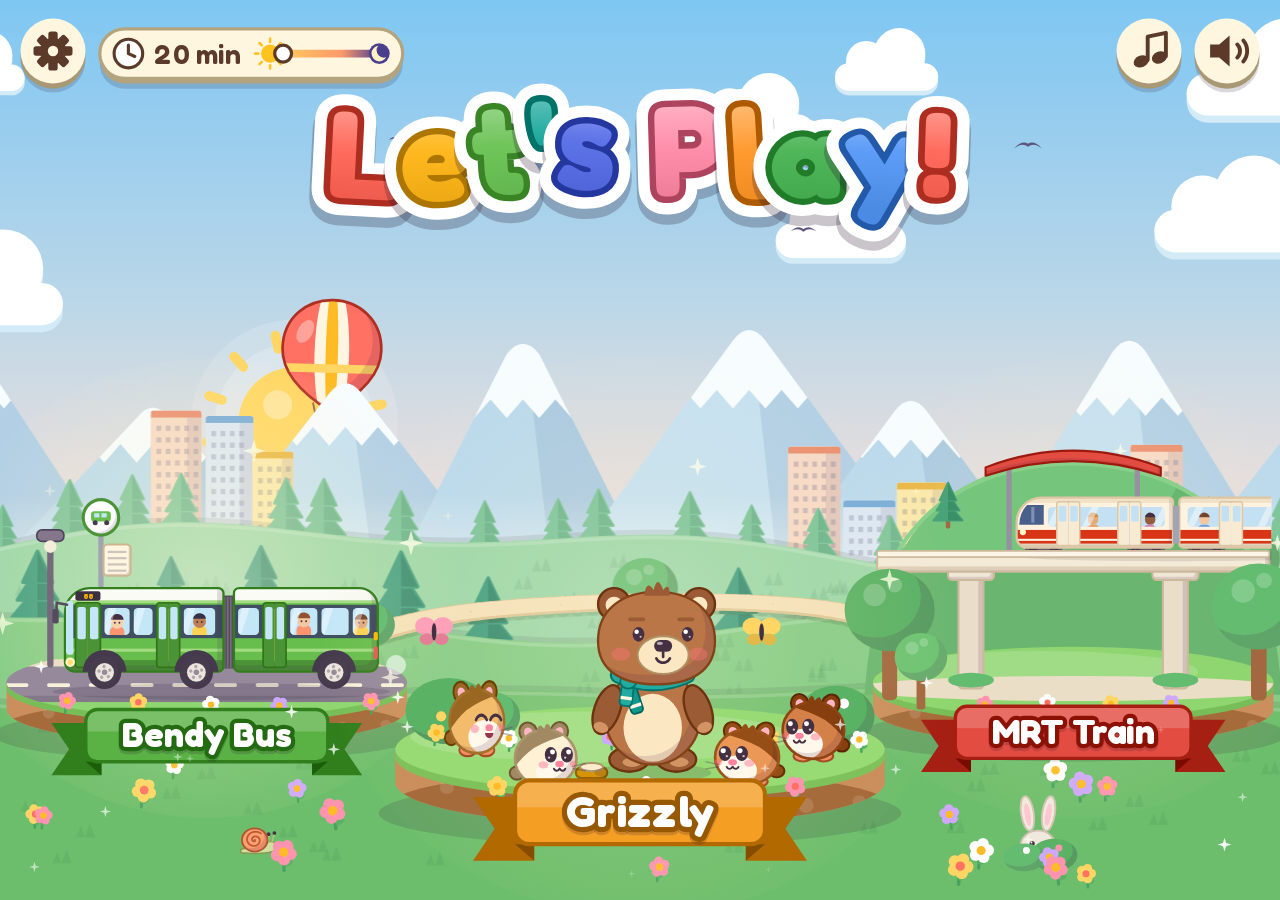
<file: index.html>
<!DOCTYPE html>
<html lang="en">
<head>
<meta charset="UTF-8">
<meta name="viewport" content="width=device-width, initial-scale=1, maximum-scale=1, user-scalable=no, viewport-fit=cover">
<title>Let's Play!</title>
<meta name="theme-color" content="#4fb1ea">
<meta name="apple-mobile-web-app-capable" content="yes">
<meta name="mobile-web-app-capable" content="yes">
<meta name="apple-mobile-web-app-title" content="Let's Play">
<link rel="icon" href="icons/favicon-32.png">
<link rel="apple-touch-icon" href="icons/apple-touch-icon.png">
<link rel="manifest" href="manifest.webmanifest">
<style>
  /* Fredoka (c) The Fredoka Project Authors, SIL Open Font License 1.1 (https://openfontlicense.org). Latin subset, built in so the hub needs no other files. */
  @font-face { font-family: "Fredoka"; font-weight: 300 700; font-style: normal; font-display: block; src: url([data-uri]) format("woff2"); }
  :root {
    color-scheme: light;
    --sat: env(safe-area-inset-top, 0px); --sar: env(safe-area-inset-right, 0px);
    --sab: env(safe-area-inset-bottom, 0px); --sal: env(safe-area-inset-left, 0px);
  }
  html, body {
    margin: 0; padding: 0; width: 100%; height: 100%;
    background: #2a2150; overflow: hidden;
    touch-action: none; overscroll-behavior: none;
    -webkit-user-select: none; user-select: none; -webkit-touch-callout: none;
    -webkit-tap-highlight-color: transparent;
    font-family: "Fredoka", ui-rounded, "Arial Rounded MT Bold", "Trebuchet MS", system-ui, sans-serif;
  }
  #hub { position: fixed; left: 0; top: 0; width: 100%; height: 100%; display: block; z-index: 2; }
  #safe { position: fixed; visibility: hidden; pointer-events: none;
    top: var(--sat); right: var(--sar); bottom: var(--sab); left: var(--sal); }
  iframe.game { position: fixed; left: 0; top: 0; width: 100%; height: 100%; border: 0; margin: 0; padding: 0;
    z-index: 1; background: #2a2150; display: block; }
  body.playing #hub { display: none; }
  body.covering #hub { pointer-events: auto; }
  #fontwarm { position: absolute; left: -999px; top: -999px; font: 600 20px Fredoka; }
</style>
</head>
<body>
<canvas id="hub"></canvas>
<div id="safe"></div>
<div id="fontwarm">Let's Play 0123456789</div>
<script>
(() => {
  'use strict';

  // =====================================================================
  //  The hub: one storybook world with three places to tap, one for each game.
  //  Logical units are CSS pixels; the canvas is drawn at devicePixelRatio.
  // =====================================================================
  const canvas = document.getElementById('hub');
  let ctx = canvas.getContext('2d');
  let W = 1024, H = 768, DPR = 1;
  const SAFE = { t: 0, r: 0, b: 0, l: 0 };
  if (document.fonts && document.fonts.load) { document.fonts.load('600 20px Fredoka'); document.fonts.load('700 20px Fredoka'); }

  const GAMES = {
    bus:     { key: 'bus',     url: 'games/bus/index.html',     name: 'Bendy Bus',  say: 'Bendy Bus Counting Fun!',  color: '#4fae3e' },
    grizzly: { key: 'grizzly', url: 'games/grizzly/index.html', name: 'Grizzly',    say: 'Grizzly and the Lemmings!', color: '#f39a1e' },
    mrt:     { key: 'mrt',     url: 'games/mrt/index.html',     name: 'MRT Train',  say: 'MRT Math Express!',        color: '#e0473a' },
  };
  const ORDER = ['bus', 'grizzly', 'mrt'];

  const rand = (a, b) => a + Math.random() * (b - a);
  const randInt = (a, b) => a + Math.floor(Math.random() * (b - a + 1));
  const clamp01 = v => Math.max(0, Math.min(1, v));
  const clamp = (v, a, b) => Math.max(a, Math.min(b, v));
  const lerp = (a, b, t) => a + (b - a) * t;
  const easeOut = t => 1 - Math.pow(1 - clamp01(t), 3);
  const easeIn = t => Math.pow(clamp01(t), 3);
  const easeInOut = t => { t = clamp01(t); return t < 0.5 ? 4 * t * t * t : 1 - Math.pow(-2 * t + 2, 3) / 2; };
  const hash = n => { const s = Math.sin(n * 127.1 + 11.7) * 43758.5453; return s - Math.floor(s); };

  // ---- storage, always wrapped: the hub must work without it ----
  function load(key, fallback) {
    try { const v = localStorage.getItem(key); return v == null ? fallback : JSON.parse(v); } catch (e) { return fallback; }
  }
  function save(key, value) { try { localStorage.setItem(key, JSON.stringify(value)); } catch (e) { /* ignore */ } }

  // =====================================================================
  //  Play time (set by a grown-up). Keys: hub-limit (minutes, 0 = off), hub-play {day, used, extra}.
  // =====================================================================
  const DEFAULT_LIMIT = 20, LIMIT_CHOICES = [0, 10, 15, 20, 30], FORCE_SLEEP_AFTER = 180;
  const dayKey = () => { const d = new Date(); return `${d.getFullYear()}-${d.getMonth() + 1}-${d.getDate()}`; };
  const playTime = {
    limit: DEFAULT_LIMIT,
    rec: { day: dayKey(), used: 0, extra: 0 },
    init() {
      const l = Number(load('hub-limit', DEFAULT_LIMIT));
      this.limit = LIMIT_CHOICES.includes(l) ? l : DEFAULT_LIMIT;
      const r = load('hub-play', null);
      if (r && typeof r === 'object' && r.day === dayKey()) {
        this.rec = { day: r.day, used: Math.max(0, Math.floor(Number(r.used) || 0)), extra: Math.max(0, Number(r.extra) || 0) };
      }
    },
    today() {                                        // a new day starts fresh
      if (this.rec.day !== dayKey()) { this.rec = { day: dayKey(), used: 0, extra: 0 }; this.save(); }
      return this.rec;
    },
    save() { save('hub-play', this.rec); },
    used() { return this.today().used; },
    total() { return (this.limit + this.today().extra) * 60; },
    left() { return this.limit ? Math.max(0, this.total() - this.used()) : Infinity; },   // never below zero, even after a lower limit
    share() { return this.limit ? clamp01(this.used() / Math.max(1, this.total())) : 0; },
    tick() { this.today().used += 1; this.save(); },
    setLimit(m) { this.limit = m; save('hub-limit', m); },
    addMinutes(m) { const r = this.today(); if (this.limit && r.used > this.total()) r.used = this.total(); r.extra += m; this.save(); },
    reload() {
      const l = Number(load('hub-limit', this.limit));
      if (LIMIT_CHOICES.includes(l)) this.limit = l;
      const r = load('hub-play', null);
      if (r && typeof r === 'object' && r.day === dayKey()) this.rec = { day: r.day, used: Math.max(0, Math.floor(Number(r.used) || 0)), extra: Math.max(0, Number(r.extra) || 0) };
    },
    resetToday() { this.rec = { day: dayKey(), used: 0, extra: 0 }; this.save(); },
    message() {
      const left = this.left();
      return { hub: 'time', limit: this.limit, left: this.limit ? Math.max(0, left) : null, used: this.used(), share: this.share() };
    },
  };
  playTime.init();

  // Stars shown on each place: read same-origin storage when we can, or remember {hub:'stars'} messages.
  const starsFromGame = load('hub-stars', {}) || {};
  function starsFor(key) {
    let n = Number(starsFromGame[key]) || 0;
    try {
      if (key === 'grizzly') {
        const s = JSON.parse(localStorage.getItem('grizzly-stars') || '{}') || {};
        let sum = 0; for (const k in s) sum += Number(s[k]) || 0;
        n = Math.max(n, sum);
      } else if (key === 'mrt') {
        const b = JSON.parse(localStorage.getItem('mrtBadges') || '{}') || {};
        n = Math.max(n, Object.keys(b).length);
      }
    } catch (e) { /* storage blocked or other origin */ }
    return n;
  }
  let starCache = {}, starCacheT = -1;

  // =====================================================================
  //  Sound, music and voice (all synthesised; nothing to download)
  // =====================================================================
  let audio = null, muted = !!load('hub-mute', false), musicOn = load('hub-music', true) !== false;
  function silentWavURL() {
    const n = 800, buf = new Uint8Array(44 + n), dv = new DataView(buf.buffer);
    const put = (o, s) => { for (let i = 0; i < s.length; i++) buf[o + i] = s.charCodeAt(i); };
    put(0, 'RIFF'); dv.setUint32(4, 36 + n, true); put(8, 'WAVE'); put(12, 'fmt ');
    dv.setUint32(16, 16, true); dv.setUint16(20, 1, true); dv.setUint16(22, 1, true);
    dv.setUint32(24, 8000, true); dv.setUint32(28, 8000, true); dv.setUint16(32, 1, true); dv.setUint16(34, 8, true);
    put(36, 'data'); dv.setUint32(40, n, true); buf.fill(128, 44);
    let bin = ''; for (const c of buf) bin += String.fromCharCode(c);
    return 'data:audio/wav;base64,' + btoa(bin);
  }
  let htmlAudioUnlocked = false, speechUnlocked = false;
  // Runs on every real tap and key press. iPads and iPhones only let sound start inside a gesture
  // (a finger lifting counts), and treat the page as a media player with audioSession 'playback'.
  function initAudio(gestureEnd = false) {
    try { if (navigator.audioSession && navigator.audioSession.type !== 'playback') navigator.audioSession.type = 'playback'; } catch (e) { /* ignore */ }
    if (!audio) { try { audio = new (window.AudioContext || window.webkitAudioContext)(); } catch (e) { audio = null; } }
    if (audio && audio.state !== 'running') {
      try { const r = audio.resume(); if (r) r.catch(() => {}); } catch (e) { /* ignore */ }
      try { const src = audio.createBufferSource(); src.buffer = audio.createBuffer(1, 1, 22050); src.connect(audio.destination); src.start(0); } catch (e) { /* ignore */ }
    }
    if (!htmlAudioUnlocked) {
      try {
        const el = new Audio(silentWavURL()); el.setAttribute('playsinline', '');
        const r = el.play(); if (r) r.then(() => { htmlAudioUnlocked = true; }).catch(() => {});
      } catch (e) { /* ignore */ }
    }
    if (gestureEnd && !speechUnlocked && window.speechSynthesis && !muted) {
      speechUnlocked = true;
      try { const u = new SpeechSynthesisUtterance(' '); u.volume = 0; window.speechSynthesis.speak(u); } catch (e) { /* ignore */ }
    }
  }
  function say(words, queue = false) {
    if (muted || !window.speechSynthesis) return;
    try {
      if (!queue) window.speechSynthesis.cancel();
      const u = new SpeechSynthesisUtterance(words); u.rate = 0.95; u.pitch = 1.2;
      window.speechSynthesis.speak(u);
    } catch (e) { /* no voice */ }
  }
  function hush() { try { if (window.speechSynthesis) window.speechSynthesis.cancel(); } catch (e) { /* ignore */ } }
  function tone(freq, dur, type = 'sine', vol = 0.15, slide = 0, delay = 0) {
    if (!audio || muted || audio.state !== 'running') return;
    const t = audio.currentTime + delay;
    const o = audio.createOscillator(), g = audio.createGain();
    o.type = type; o.frequency.setValueAtTime(freq, t);
    if (slide) o.frequency.exponentialRampToValueAtTime(Math.max(40, freq + slide), t + dur);
    g.gain.setValueAtTime(0.0001, t); g.gain.exponentialRampToValueAtTime(vol, t + 0.012);
    g.gain.exponentialRampToValueAtTime(0.001, t + dur);
    o.connect(g).connect(audio.destination);
    o.start(t); o.stop(t + dur + 0.03);
  }
  const sfx = {
    click: () => tone(560, 0.08, 'triangle', 0.12),
    bus: () => { tone(415, 0.16, 'square', 0.06, 0, 0); tone(415, 0.22, 'square', 0.06, 0, 0.2); tone(207, 0.38, 'triangle', 0.1, 0, 0); },
    grizzly: () => { tone(190, 0.32, 'square', 0.05, 420); for (let i = 0; i < 4; i++) tone(880 + i * 90, 0.08, 'sine', 0.07, 0, 0.18 + i * 0.07); },
    mrt: () => { tone(260, 0.55, 'triangle', 0.08, 380); tone(988, 0.5, 'sine', 0.08, 0, 0.32); tone(1319, 0.7, 'sine', 0.07, 0, 0.5); },
    whoosh: () => { tone(240, 0.6, 'sine', 0.09, 900); tone(480, 0.5, 'triangle', 0.04, 1200, 0.05); },
    magic: () => [784, 988, 1175, 1568].forEach((f, i) => tone(f, 0.35, 'sine', 0.07, 0, i * 0.07)),
    nope: () => { tone(300, 0.16, 'sine', 0.12, -60); tone(240, 0.22, 'sine', 0.1, -50, 0.15); },
    yay: () => [659, 784, 1047].forEach((f, i) => tone(f, 0.18, 'triangle', 0.13, 0, i * 0.1)),
    shh: () => { tone(523, 0.5, 'sine', 0.06, -120); tone(392, 0.7, 'sine', 0.05, -80, 0.25); },
    pop: () => tone(420, 0.09, 'sine', 0.09, 340),
  };
  // Original tunes. melody: MIDI notes, 8 steps per bar (0 = rest); bass: chord root per bar.
  const SONGS = {
    // a gentle storybook stroll. F C Dm Bb | F C Bb C
    hub: { bpm: 100, lead: 'triangle', vol: 0.085, len: 1.7, bassEvery: 2, bass: [53, 48, 50, 46, 53, 48, 46, 48], melody: [
      72, 0, 69, 72, 77, 0, 76, 74,    72, 0, 67, 0, 72, 74, 76, 0,
      74, 0, 69, 74, 77, 0, 74, 0,     70, 72, 74, 0, 72, 0, 70, 69,
      69, 72, 77, 0, 81, 0, 79, 77,    76, 0, 72, 0, 79, 0, 76, 0,
      74, 0, 77, 0, 76, 74, 72, 70,    69, 0, 67, 0, 65, 0, 0, 0] },
    // a slow lullaby for bedtime. C G Am F | C G F C
    sleep: { bpm: 64, lead: 'sine', vol: 0.1, len: 3.4, bassEvery: 4, bass: [48, 55, 57, 53, 48, 55, 53, 48], melody: [
      76, 0, 0, 0, 72, 0, 74, 0,       71, 0, 0, 0, 67, 0, 0, 0,
      72, 0, 0, 0, 69, 0, 72, 0,       77, 0, 0, 0, 76, 0, 74, 0,
      76, 0, 0, 0, 79, 0, 76, 0,       74, 0, 0, 0, 71, 0, 74, 0,
      72, 0, 0, 0, 69, 0, 71, 0,       72, 0, 0, 0, 0, 0, 0, 0] },
  };
  const midi = n => 440 * Math.pow(2, (n - 69) / 12);
  let musicGain = null, musicNext = 0, musicStep = 0, musicLevel = -1, songKey = 'hub', playingKey = null;
  function musicNote(freq, t, dur, type, vol) {
    const o = audio.createOscillator(), g = audio.createGain();
    o.type = type; o.frequency.value = freq;
    g.gain.setValueAtTime(0.0001, t); g.gain.exponentialRampToValueAtTime(vol, t + 0.02);
    g.gain.exponentialRampToValueAtTime(0.0001, t + dur);
    o.connect(g).connect(musicGain); o.start(t); o.stop(t + dur + 0.05);
  }
  function updateMusic() {
    if (!audio || audio.state !== 'running') return;
    if (!musicGain) { musicGain = audio.createGain(); musicGain.gain.value = 0; musicGain.connect(audio.destination); }
    const speaking = !!(window.speechSynthesis && window.speechSynthesis.speaking);
    const away = state.screen === 'game' || state.screen === 'opening' || state.screen === 'closing' || document.hidden;
    const level = muted || !musicOn || away ? 0 : speaking ? 0.3 : 1;
    if (level !== musicLevel) { musicLevel = level; musicGain.gain.setTargetAtTime(level * 0.5, audio.currentTime, level ? 0.15 : 0.05); }
    if (level === 0) { musicNext = 0; return; }
    const now = audio.currentTime;
    if (musicNext < now) musicNext = now + 0.05;
    if (playingKey !== songKey) { playingKey = songKey; musicStep = 0; }
    const song = SONGS[songKey], step = 60 / song.bpm / 2;
    while (musicNext < now + 0.25) {
      const s = musicStep % song.melody.length, bar = Math.floor(s / 8), beat = s % 8, note = song.melody[s];
      if (note) musicNote(midi(note), musicNext, step * song.len, song.lead, song.vol);
      if (beat % song.bassEvery === 0) {
        const fifth = song.bassEvery === 2 ? beat % 4 === 2 : beat === 4;
        musicNote(midi(song.bass[bar] + (fifth ? 7 : 0)), musicNext, step * song.bassEvery * 0.9, 'sine', 0.13);
      }
      musicNext += step; musicStep++;
    }
  }

  // =====================================================================
  //  Art kit: the paper-cut storybook look (shared with Grizzly and the Lemmings)
  // =====================================================================
  let time = 0;
  const FONT = '"Fredoka", ui-rounded, "Arial Rounded MT Bold", "Trebuchet MS", system-ui, sans-serif';
  const P = {
    ink: '#3a2a3c', cream: '#fff6e0', paper: '#fdebc8', tan: '#e2c08d',
    honey: '#ffb81f', honeyLight: '#ffd45c', honeyDark: '#d98700',
    coral: '#ff6b5c', rose: '#ff8fab', teal: '#19a79b', mint: '#8fe0c4',
    leaf: '#6fc45a', grass: '#6cc45c', pine: '#2a8f6c', pineDark: '#1d7460',
    sky: '#63c2f0', berry: '#5d73e8', plum: '#8e62c8',
    wood: '#c58a55', woodDark: '#9b6238', woodLight: '#e2b07c',
    fur: '#b4703f', furDark: '#93552e', furLight: '#cf8f5c', belly: '#fbe6bf',
    shadow: 'rgba(40,24,48,.17)',
  };
  const INK = P.ink;
  const GLYPH = '#5b3a29';                                    // warm brown for the corner-button pictures
  const rgbCache = new Map(), toneCache = new Map();
  function rgbOf(c) {
    if (typeof c !== 'string' || c[0] !== '#') return null;
    let v = rgbCache.get(c);
    if (!v) {
      const h = c.length === 4 ? c[1] + c[1] + c[2] + c[2] + c[3] + c[3] : c.slice(1);
      const n = parseInt(h, 16);
      if (h.length !== 6 || isNaN(n)) return null;
      v = [(n >> 16) & 255, (n >> 8) & 255, n & 255]; rgbCache.set(c, v);
    }
    return v;
  }
  const hexOf = (r, g, b) => '#' + ((1 << 24) | (Math.round(r) << 16) | (Math.round(g) << 8) | Math.round(b)).toString(16).slice(1);
  function mixColor(a, b, t) {
    const x = rgbOf(a), y = rgbOf(b);
    if (!x || !y) return a;
    return hexOf(x[0] + (y[0] - x[0]) * t, x[1] + (y[1] - x[1]) * t, x[2] + (y[2] - x[2]) * t);
  }
  const light = (c, t = 0.3) => mixColor(c, '#ffffff', t);
  function dark(c, t = 0.3) {
    const key = c + t, hit = toneCache.get(key);
    if (hit) return hit;
    const v = rgbOf(c);
    if (!v) return c;
    const max = Math.max(v[0], v[1], v[2]), min = Math.min(v[0], v[1], v[2]);
    const sat = max ? (max - min) / max : 0;
    const sat2 = sat < 0.03 ? sat : Math.min(1, sat + t * 0.55), val2 = max * (1 - t);
    const out = v.map(ch => val2 * (1 - sat2) + val2 * sat2 * (max === min ? 1 : (ch - min) / (max - min)));
    const res = hexOf(out[0], out[1], out[2]); toneCache.set(key, res);
    return res;
  }
  function ell(x, y, rx, ry, rot = 0) { const p = new Path2D(); p.ellipse(x, y, Math.max(0, rx), Math.max(0, ry), rot, 0, Math.PI * 2); return p; }
  // r: a number, or [topLeft, topRight, bottomRight, bottomLeft]
  function rr(x, y, w, h, r) {
    const R = Array.isArray(r) ? r : [r, r, r, r];
    const m = Math.min(w / 2, h / 2), [a, b, c, d] = R.map(v => Math.max(0, Math.min(v, m)));
    const p = new Path2D();
    p.moveTo(x + a, y); p.arcTo(x + w, y, x + w, y + h, b); p.arcTo(x + w, y + h, x, y + h, c);
    p.arcTo(x, y + h, x, y, d); p.arcTo(x, y, x + w, y, a); p.closePath();
    return p;
  }
  let canShade = true;
  try { new Path2D().addPath(new Path2D(), new DOMMatrix([1, 0, 0, 1, 1, 1])); } catch (e) { canShade = false; }
  // Darken the lower-right edge of a shape: the light always comes from the top left of the screen.
  function shadeEdge(p, depth, color = 'rgba(60,20,70,.15)') {
    if (!depth || !canShade) return;
    let dx = -depth, dy = -depth;
    if (ctx.getTransform) {
      const t = ctx.getTransform(), det = t.a * t.d - t.b * t.c;
      if (!det) return;
      const k = -depth * Math.sqrt(Math.abs(det)) / DPR;
      dx = (t.d * k - t.c * k) / det; dy = (-t.b * k + t.a * k) / det;
    }
    const cut = new Path2D();
    cut.rect(-50000, -50000, 100000, 100000);
    cut.addPath(p, new DOMMatrix([1, 0, 0, 1, dx, dy]));
    ctx.save(); ctx.clip(p); ctx.fillStyle = color; ctx.fill(cut, 'evenodd'); ctx.restore();
  }
  function rimOf(p, color, w = 2.5) {
    if (!w) return;
    ctx.lineJoin = 'round'; ctx.lineWidth = w; ctx.strokeStyle = color; ctx.stroke(p);
  }
  function solid(p, fill, o = {}) {
    ctx.fillStyle = fill; ctx.fill(p);
    shadeEdge(p, o.depth === undefined ? 5 : o.depth);
    rimOf(p, o.rimColor || dark(fill, 0.34), o.rim === undefined ? 2.5 : o.rim);
  }
  function ellipse(x, y, rx, ry, color, rot = 0) {
    ctx.beginPath(); ctx.ellipse(x, y, Math.max(0, rx), Math.max(0, ry), rot, 0, Math.PI * 2); ctx.fillStyle = color; ctx.fill();
  }
  function circle(x, y, r, color) { ellipse(x, y, r, r, color); }
  function blinking(seed) { return ((time + seed * 1.37) % 3.7) < 0.13; }
  function inkLine(lw = 3) { ctx.lineWidth = lw; ctx.strokeStyle = INK; ctx.lineCap = 'round'; ctx.lineJoin = 'round'; }
  function panel(x, y, w, h, r, fill = P.cream, o = {}) {
    const d = o.depth === undefined ? 5 : o.depth;
    if (o.shadow !== false) { ctx.fillStyle = P.shadow; ctx.fill(rr(x, y + d + 4, w, h, r)); }
    if (d) { ctx.fillStyle = o.edge || dark(fill, 0.3); ctx.fill(rr(x, y + d, w, h, r)); }
    const p = rr(x, y, w, h, r);
    ctx.fillStyle = fill; ctx.fill(p);
    rimOf(p, o.rimColor || dark(fill, 0.3), o.rim === undefined ? 3 : o.rim);
    return p;
  }
  // A ribbon banner with folded tails, centred on (cx, cy).
  function ribbon(cx, cy, w, h, color) {
    const d = dark(color, 0.3), t = h * 0.62;
    [-1, 1].forEach(s => {
      const x0 = cx + s * (w / 2 - h * 0.3);
      const tail = new Path2D();
      tail.moveTo(x0, cy - h / 2 + h * 0.26); tail.lineTo(x0 + s * (t + h * 0.34), cy - h / 2 + h * 0.26);
      tail.lineTo(x0 + s * t, cy + h * 0.26); tail.lineTo(x0 + s * (t + h * 0.34), cy + h / 2 + h * 0.26); tail.lineTo(x0, cy + h / 2 + h * 0.26);
      tail.closePath(); ctx.fillStyle = d; ctx.fill(tail);
      const fold = new Path2D();
      fold.moveTo(x0, cy + h / 2); fold.lineTo(x0 + s * h * 0.3, cy + h / 2); fold.lineTo(x0, cy + h / 2 + h * 0.26); fold.closePath();
      ctx.fillStyle = dark(color, 0.5); ctx.fill(fold);
    });
    const band = rr(cx - w / 2, cy - h / 2, w, h, h * 0.22);
    ctx.fillStyle = color; ctx.fill(band);
    ctx.save(); ctx.clip(band); ctx.fillStyle = 'rgba(255,255,255,.18)'; ctx.fillRect(cx - w / 2, cy - h / 2, w, h * 0.42); ctx.restore();
    rimOf(band, d, Math.max(2, h * 0.065));
  }
  function text(str, x, y, size, color = '#fff', stroke = INK, align = 'center', weight = 600) {
    ctx.font = `${weight} ${size}px ${FONT}`;
    ctx.textAlign = align; ctx.textBaseline = 'middle';
    if (stroke) {
      const lw = Math.max(3, size / 4.2);
      ctx.lineJoin = 'round'; ctx.lineWidth = lw;
      ctx.strokeStyle = 'rgba(40,24,48,.2)'; ctx.strokeText(str, x, y + Math.max(1.5, size * 0.07));
      ctx.strokeStyle = stroke; ctx.strokeText(str, x, y);
    }
    ctx.fillStyle = color; ctx.fillText(str, x, y);
  }
  function starPath(x, y, r) {
    const p = new Path2D();
    for (let i = 0; i < 10; i++) {
      const a = i / 10 * Math.PI * 2 - Math.PI / 2, q = i % 2 ? r * 0.52 : r;
      p.lineTo(x + Math.cos(a) * q, y + Math.sin(a) * q);
    }
    p.closePath(); return p;
  }
  function drawStar(x, y, r, color) {
    const p = starPath(x, y, r);
    ctx.fillStyle = color;
    if (!rgbOf(color)) { ctx.fill(p); return; }
    ctx.lineJoin = 'round';
    if (r >= 9) { ctx.strokeStyle = dark(color, 0.3); ctx.lineWidth = r * 0.5; ctx.stroke(p); }
    ctx.strokeStyle = color; ctx.lineWidth = r * 0.22; ctx.stroke(p);
    ctx.fill(p);
    if (r >= 9) ellipse(x - r * 0.22, y - r * 0.2, r * 0.2, r * 0.11, 'rgba(255,255,255,.55)', -0.6);
  }
  function drawHeart(x, y, s, color) {
    const p = new Path2D();
    p.moveTo(x, y + s * 0.6);
    p.bezierCurveTo(x - s * 1.2, y - s * 0.2, x - s * 0.5, y - s * 1.1, x, y - s * 0.4);
    p.bezierCurveTo(x + s * 0.5, y - s * 1.1, x + s * 1.2, y - s * 0.2, x, y + s * 0.6);
    ctx.fillStyle = color; ctx.fill(p);
    ellipse(x - s * 0.32, y - s * 0.38, s * 0.2, s * 0.12, 'rgba(255,255,255,.5)', -0.7);
  }
  function drawSparkle(x, y, r, color) {
    ctx.beginPath();
    for (let i = 0; i < 8; i++) { const a = i / 8 * Math.PI * 2, q = i % 2 ? r * 0.32 : r; ctx.lineTo(x + Math.cos(a) * q, y + Math.sin(a) * q); }
    ctx.closePath(); ctx.fillStyle = color; ctx.fill();
  }
  function drawCloud(x, y, s) {
    ctx.save(); ctx.translate(x, y); ctx.scale(s, s);
    [['#cfe9f7', 0], ['#ffffff', -5]].forEach(([c, dy]) => {
      ctx.fillStyle = c; ctx.fill(rr(-56, -8 + dy, 112, 30, 15));
      circle(-22, -10 + dy, 22, c); circle(14, -18 + dy, 28, c);
    });
    ctx.restore();
  }
  function drawFir(x, baseY, s, c1 = P.pine, c2 = P.pineDark) {
    ctx.save(); ctx.translate(x, baseY); ctx.scale(s, s);
    ctx.fillStyle = P.woodDark; ctx.fill(rr(-5, -14, 10, 20, 3));
    ctx.lineJoin = 'round'; ctx.lineWidth = 5;
    for (let k = 0; k < 3; k++) {
      const w = 33 - k * 7, y0 = -12 - k * 23, h = 40;
      ctx.beginPath(); ctx.moveTo(0, y0 - h); ctx.lineTo(w, y0); ctx.lineTo(-w, y0); ctx.closePath();
      ctx.fillStyle = c1; ctx.strokeStyle = c1; ctx.fill(); ctx.stroke();
      ctx.beginPath(); ctx.moveTo(0, y0 - h); ctx.lineTo(w, y0); ctx.lineTo(0, y0); ctx.closePath();
      ctx.fillStyle = c2; ctx.fill();
    }
    ctx.restore();
  }
  function drawRoundTree(x, baseY, s, c) {
    ctx.save(); ctx.translate(x, baseY); ctx.scale(s, s);
    ctx.fillStyle = P.woodDark; ctx.fill(rr(-6, -40, 12, 46, 4));
    solid(ell(0, -66, 36, 33), c, { rim: 0, depth: 11 });
    circle(-12, -78, 9, light(c, 0.2)); circle(4, -86, 6, light(c, 0.2));
    ctx.restore();
  }
  function drawPeak(x, base, w, h, i) {
    const top = base - h, m = new Path2D();
    m.moveTo(x - w / 2, base + 18); m.lineTo(x - 14, top + 16); m.quadraticCurveTo(x, top - 2, x + 14, top + 16); m.lineTo(x + w / 2, base + 18); m.closePath();
    ctx.fillStyle = i % 2 ? '#b4d7ec' : '#bfdff1'; ctx.fill(m);
    ctx.save(); ctx.clip(m);
    ctx.fillStyle = 'rgba(70,110,160,.16)';
    ctx.beginPath(); ctx.moveTo(x, top - 10); ctx.lineTo(x + w / 2 + 10, base + 18); ctx.lineTo(x + 26, base + 18); ctx.closePath(); ctx.fill();
    ctx.fillStyle = '#f6fcff';
    const sy = top + h * 0.3;
    ctx.beginPath(); ctx.moveTo(x - w, top - 20); ctx.lineTo(x + w, top - 20); ctx.lineTo(x + w, sy);
    for (let k = 6; k >= -6; k--) ctx.lineTo(x + k * 14, sy + (k % 2 ? 12 : -4));
    ctx.lineTo(x - w, sy); ctx.closePath(); ctx.fill();
    ctx.restore();
  }

  // ---------------------------------------------------------------------
  //  Grizzly: a big-headed bear with a teal scarf (from Grizzly and the Lemmings).
  //  o = { pose: 'rest' | 'up' | 'dance' | 'sleep', squash, look, wave }
  // ---------------------------------------------------------------------
  function drawBear(x, groundY, scale = 1, o = {}) {
    const facing = o.facing || 1, dance = !!o.dance;
    const pose = o.pose || (dance ? 'dance' : o.happy ? 'up' : 'rest');
    const asleep = pose === 'sleep';
    const happy = !asleep && (o.happy || dance || pose === 'up' || pose === 'wave');
    const step = Math.sin(time * 10);
    const bob = dance ? Math.abs(step) * 6 : asleep ? Math.sin(time * 1.3) * 2 : Math.sin(time * 2.2) * 1.5;
    const f = dance ? (Math.sin(time * 4) > 0 ? 1 : -1) : facing;
    const sq = o.squash || 0;
    const MOUTH = '#8a2f45';
    ctx.save();
    ctx.translate(x, groundY); ctx.scale(scale, scale);
    ellipse(0, 3, 62, 10, P.shadow);
    ctx.scale(1 + sq, 1 - sq);
    [[-25, dance ? Math.max(0, step) : 0], [25, dance ? Math.max(0, -step) : 0]].forEach(([fx, up]) => {
      solid(ell(fx, -11 - up * 8, 21, 13), P.furDark, { depth: 0 });
      ellipse(fx + f * 3, -8 - up * 8, 10, 5, P.furLight);
    });
    ctx.translate(0, -bob);
    const body = ell(0, -55, 50, 50);
    ctx.fillStyle = P.fur; ctx.fill(body);
    ctx.save(); ctx.clip(body); ellipse(0, -44, 31, 36, P.belly); ctx.restore();
    shadeEdge(body, 9); rimOf(body, dark(P.fur, 0.34));
    const UP = Math.PI - 0.9, breathe = Math.sin(time * 2.2) * 0.05;
    let left = 0.32 + breathe, right = -0.32 - breathe;
    if (pose === 'up') { left = UP; right = -UP; }
    if (pose === 'wave') { right = -(Math.PI - 0.6) + Math.sin(time * 12) * 0.35; }
    if (pose === 'dance') { left = UP + Math.sin(time * 8) * 0.5; right = -UP + Math.sin(time * 8 + 1) * 0.5; }
    if (asleep) { left = 0.15; right = -0.15; }
    const arm = (side, a) => {
      ctx.save(); ctx.translate(side * 41, -84); ctx.rotate(a);
      solid(ell(0, 22, 13.5, 27), P.furDark, { depth: 0 });
      ellipse(0, 42, 8, 5.5, P.furLight);
      ctx.restore();
    };
    arm(-1, left); arm(1, right);
    const kx = -f * 26, swing = Math.sin(time * 2.6) * 0.06 + (dance ? step * 0.18 : 0);
    [[0.32 + swing, 34], [-0.12 + swing, 25]].forEach(([a, len], i) => {
      ctx.save(); ctx.translate(kx, -92); ctx.rotate(a * -f);
      const tail = rr(-6.5, 0, 13, len, 4);
      solid(tail, i ? P.teal : dark(P.teal, 0.12), { depth: 0, rim: 2 });
      ctx.fillStyle = P.cream; ctx.fillRect(-6, len - 10, 12, 3.5);
      ctx.restore();
    });
    ctx.lineCap = 'round';
    [[dark(P.teal, 0.34), 19], [P.teal, 14.5]].forEach(([c, w]) => {
      ctx.strokeStyle = c; ctx.lineWidth = w;
      ctx.beginPath(); ctx.moveTo(-36, -100); ctx.quadraticCurveTo(0, -84, 36, -100); ctx.stroke();
    });
    solid(ell(kx, -93, 8.5, 7.5), P.teal, { depth: 0, rim: 2 });
    const tilt = asleep ? Math.sin(time * 1.3) * 0.04 + 0.12 : 0;
    ctx.save(); ctx.translate(0, -100); ctx.rotate(tilt); ctx.translate(0, 100);
    const hx = f * 4, hy = -138;
    [-1, 1].forEach(side => {
      solid(ell(hx + side * 45, hy - 37, 17, 17), P.furDark, { depth: 0 });
      ellipse(hx + side * 45, hy - 36, 9, 9, P.belly);
    });
    const head = new Path2D();
    head.moveTo(hx, hy - 50);
    head.bezierCurveTo(hx + 38, hy - 50, hx + 62, hy - 30, hx + 62, hy + 2);
    head.bezierCurveTo(hx + 62, hy + 34, hx + 36, hy + 48, hx, hy + 48);
    head.bezierCurveTo(hx - 36, hy + 48, hx - 62, hy + 34, hx - 62, hy + 2);
    head.bezierCurveTo(hx - 62, hy - 30, hx - 38, hy - 50, hx, hy - 50);
    solid(head, P.fur, { depth: 10 });
    const tuft = new Path2D();
    tuft.moveTo(hx - 13, hy - 46); tuft.quadraticCurveTo(hx - 11, hy - 64, hx - 3, hy - 52);
    tuft.quadraticCurveTo(hx + 1, hy - 69, hx + 7, hy - 52); tuft.quadraticCurveTo(hx + 14, hy - 61, hx + 14, hy - 46);
    tuft.closePath(); ctx.fillStyle = P.furDark; ctx.fill(tuft);
    const mx = hx + f * 7, my = hy + 17;
    ellipse(hx - 41 + f * 3, hy + 16, 10, 7, 'rgba(255,110,120,.4)');
    ellipse(hx + 41 + f * 3, hy + 16, 10, 7, 'rgba(255,110,120,.4)');
    solid(ell(mx, my, 27, 20), P.belly, { depth: 0, rim: 2 });
    ctx.fillStyle = INK; ctx.fill(rr(mx - 9.5, my - 16, 19, 12.5, 6));
    ellipse(mx - 3.5, my - 12.5, 3.2, 1.8, 'rgba(255,255,255,.6)');
    const eyes = [hx - 26 + f * 5, hx + 26 + f * 5], ey = hy - 5, look = (o.look || 0) * 2.5;
    inkLine(4.2);
    if (asleep) {
      eyes.forEach(ex => { ctx.beginPath(); ctx.arc(ex, ey - 4, 7.5, 0.15 * Math.PI, 0.85 * Math.PI); ctx.stroke(); });
    } else if (happy) {
      eyes.forEach(ex => { ctx.beginPath(); ctx.arc(ex, ey + 4, 8, 1.12 * Math.PI, 1.88 * Math.PI); ctx.stroke(); });
    } else if (blinking(0.5)) {
      eyes.forEach(ex => { ctx.beginPath(); ctx.moveTo(ex - 6.5, ey); ctx.lineTo(ex + 6.5, ey); ctx.stroke(); });
    } else {
      eyes.forEach(ex => {
        ellipse(ex + look, ey, 6.2, 7.8, INK);
        circle(ex + look - 2, ey - 2.8, 2.4, '#fff');
        circle(ex + look + 2.2, ey + 2.6, 1.1, 'rgba(255,255,255,.7)');
      });
    }
    if (!asleep) {
      ctx.strokeStyle = P.furDark; ctx.lineWidth = 4; ctx.lineCap = 'round';
      eyes.forEach(ex => { const t2 = happy ? -1.5 : 0; ctx.beginPath(); ctx.moveTo(ex - 7, ey - 16 + t2); ctx.lineTo(ex + 7, ey - 16 - t2); ctx.stroke(); });
    }
    const ty = my + 3;
    inkLine(2.8);
    if (asleep) {
      ellipse(mx, ty + 3, 3.6, 4.6 + Math.sin(time * 1.3) * 0.8, MOUTH);
    } else if (happy) {
      const smile = new Path2D();
      smile.moveTo(mx - 11, ty - 1); smile.quadraticCurveTo(mx, ty + 2, mx + 11, ty - 1);
      smile.quadraticCurveTo(mx + 9, ty + 13, mx, ty + 13); smile.quadraticCurveTo(mx - 9, ty + 13, mx - 11, ty - 1);
      ctx.fillStyle = MOUTH; ctx.fill(smile);
      ctx.save(); ctx.clip(smile); ellipse(mx, ty + 13, 7, 5, '#ff7a8a'); ctx.restore();
    } else {
      ctx.beginPath(); ctx.moveTo(mx, ty - 6); ctx.lineTo(mx, ty - 1); ctx.stroke();
      ctx.beginPath(); ctx.arc(mx, ty - 3, 8, 0.14 * Math.PI, 0.86 * Math.PI); ctx.stroke();
    }
    if (asleep) {
      const cap = new Path2D();
      cap.moveTo(hx - 50, hy - 28); cap.quadraticCurveTo(hx - 20, hy - 84, hx + 22, hy - 76);
      cap.quadraticCurveTo(hx + 62, hy - 70, hx + 72, hy - 34); cap.quadraticCurveTo(hx + 44, hy - 52, hx + 48, hy - 26);
      cap.quadraticCurveTo(hx, hy - 52, hx - 50, hy - 28); cap.closePath();
      solid(cap, P.teal, { depth: 7 });
      ctx.lineCap = 'round';
      [[dark(P.cream, 0.3), 15], [P.cream, 11]].forEach(([c, w]) => {
        ctx.strokeStyle = c; ctx.lineWidth = w;
        ctx.beginPath(); ctx.moveTo(hx - 48, hy - 27); ctx.quadraticCurveTo(hx, hy - 51, hx + 48, hy - 27); ctx.stroke();
      });
      solid(ell(hx + 73, hy - 30, 10, 10), P.cream, { depth: 3, rim: 2 });
    }
    ctx.restore();
    ctx.restore();
  }

  // A lemming: a round fluffball with a darker cap of fur. m = { color, face, squash, seed, dir, hop }
  function drawLemming(m) {
    ctx.save();
    ctx.translate(m.x, m.y - (m.hop || 0));
    const sq = m.squash || 0;
    ctx.scale((m.dir || 1) * (1 + sq), 1 - sq);
    const coat = m.color || '#f2b866', cap = dark(coat, 0.4), rim = dark(coat, 0.36);
    const seed = m.seed || 0, face = m.face;
    [-7, 7].forEach(fx => solid(ell(fx, -2.5, 6.5, 3.8), '#f08a5d', { depth: 0, rim: 1.4 }));
    solid(ell(-19.5, -10, 5, 4.5), cap, { depth: 0, rim: 1.4 });
    const wiggle = Math.sin(time * 1.3 + seed) > 0.6 ? Math.sin(time * 14 + seed * 2) * 0.3 : 0;
    [[-10, -0.45 - wiggle], [8, 0.3 + wiggle]].forEach(([ex, a]) => {
      ctx.save(); ctx.translate(ex, -34); ctx.rotate(a);
      solid(ell(0, -4, 6, 7), cap, { depth: 0, rim: 1.4 });
      ellipse(0, -3.5, 3, 4, '#ffb3c1');
      ctx.restore();
    });
    const body = ell(0, -20, 21, 19.5);
    ctx.fillStyle = coat; ctx.fill(body);
    ctx.save(); ctx.clip(body);
    ctx.fillStyle = cap;
    ctx.beginPath(); ctx.moveTo(26, -46); ctx.lineTo(18, -37); ctx.quadraticCurveTo(3, -33.5, -8, -27);
    ctx.quadraticCurveTo(-18, -20, -25, -8); ctx.lineTo(-32, -8); ctx.lineTo(-32, -50); ctx.closePath(); ctx.fill();
    ellipse(6.5, -10.5, 13, 10.5, '#fff8ea');
    ctx.restore();
    shadeEdge(body, 4); rimOf(body, rim, 1.8);
    ctx.fillStyle = cap;
    ctx.beginPath(); ctx.moveTo(-6, -37.5); ctx.quadraticCurveTo(-5, -46, -1, -40); ctx.quadraticCurveTo(1, -47.5, 4.5, -38.5); ctx.closePath(); ctx.fill();
    if (m.wave) {                                                 // a little paw waving hello
      ctx.lineCap = 'round';
      const a = Math.sin(time * 14 + seed) * 6;
      [[rim, 7], [coat, 4.2]].forEach(([c, w]) => {
        ctx.strokeStyle = c; ctx.lineWidth = w; ctx.beginPath(); ctx.moveTo(19, -24); ctx.lineTo(25 + a * 0.3, -42 + Math.abs(a) * 0.2); ctx.stroke();
      });
    }
    const EYES = [3.5, 14.5], EY = -22.5;
    ellipse(-1.5, -15.5, 3.4, 2.5, 'rgba(255,105,135,.45)'); ellipse(19, -16, 2.4, 2.3, 'rgba(255,105,135,.45)');
    inkLine(2);
    if (face === 'happy') {
      EYES.forEach(ex => { ctx.beginPath(); ctx.arc(ex, EY + 3, 4.4, Math.PI * 1.12, Math.PI * 1.88); ctx.stroke(); });
    } else if (face === 'sleep') {
      EYES.forEach(ex => { ctx.beginPath(); ctx.arc(ex, EY - 1.5, 4.2, 0.15 * Math.PI, 0.85 * Math.PI); ctx.stroke(); });
    } else {
      EYES.forEach(ex => {
        if (blinking(seed)) { ctx.beginPath(); ctx.arc(ex, EY + 2.5, 4.2, Math.PI * 1.15, Math.PI * 1.85); ctx.stroke(); }
        else { ellipse(ex, EY, 4.1, 5.3, INK); circle(ex + 1.2, EY - 1.9, 1.7, '#fff'); circle(ex - 1.2, EY + 2, 0.8, 'rgba(255,255,255,.7)'); }
      });
    }
    ellipse(9.5, -16.2, 2.9, 2.2, '#ff7f9a');
    ctx.strokeStyle = 'rgba(58,42,60,.35)'; ctx.lineWidth = 1; ctx.lineCap = 'round';
    ctx.beginPath(); ctx.moveTo(18.5, -14.5); ctx.lineTo(27, -16.5); ctx.moveTo(18.5, -13); ctx.lineTo(27, -11.5); ctx.stroke();
    if (face === 'sleep') ellipse(9.5, -11.6, 1.6, 2, '#8a2f45');
    else if (face === 'happy') { ctx.fillStyle = '#8a2f45'; ctx.beginPath(); ctx.arc(9.5, -13, 3.2, 0, Math.PI); ctx.fill(); }
    else {
      inkLine(1.3);
      ctx.beginPath(); ctx.arc(7.5, -13.6, 2, 0.1 * Math.PI, 0.9 * Math.PI); ctx.stroke();
      ctx.beginPath(); ctx.arc(11.5, -13.6, 2, 0.1 * Math.PI, 0.9 * Math.PI); ctx.stroke();
    }
    ctx.restore();
  }
  function drawLemmingAt(x, y, scale, m = {}) {
    ctx.save(); ctx.translate(x, y); ctx.scale(scale, scale);
    drawLemming(Object.assign({ x: 0, y: 0, dir: 1, seed: x * 0.013 + y * 0.007 }, m));
    ctx.restore();
  }
  function drawHoneyPot(x, y, s) {
    ctx.save(); ctx.translate(x, y); ctx.scale(s, s);
    ellipse(0, 14, 18, 4, P.shadow);
    const pot = ell(0, 3, 16, 14);
    ctx.fillStyle = P.honey; ctx.fill(pot);
    ctx.save(); ctx.clip(pot);
    ctx.fillStyle = P.honeyLight;
    ctx.beginPath(); ctx.moveTo(-16, -12); ctx.lineTo(16, -12); ctx.lineTo(16, -5);
    ctx.quadraticCurveTo(11, -1, 8, -4); ctx.quadraticCurveTo(6, 6, 2, 3); ctx.quadraticCurveTo(0, -3, -3, -2);
    ctx.quadraticCurveTo(-6, 9, -10, 4); ctx.quadraticCurveTo(-12, -2, -16, -3); ctx.closePath(); ctx.fill();
    ctx.restore();
    shadeEdge(pot, 4); rimOf(pot, dark(P.honey, 0.36), 1.8);
    solid(rr(-13, -17, 26, 9, 4.5), dark(P.honey, 0.18), { depth: 0, rim: 1.8 });
    solid(ell(0, -17, 9.5, 3.4), P.paper, { depth: 0, rim: 1.6 });
    ellipse(-8, 0, 2.6, 4.4, 'rgba(255,255,255,.55)', 0.3);
    ctx.restore();
  }
  function drawFlower(x, y, s, col, i) {
    const sway = Math.sin(time * 1.6 + i * 1.9) * 2.2 * s;
    ctx.strokeStyle = '#3f9e58'; ctx.lineWidth = 2.5 * s; ctx.lineCap = 'round';
    ctx.beginPath(); ctx.moveTo(x, y); ctx.quadraticCurveTo(x, y - 7 * s, x + sway, y - 13 * s); ctx.stroke();
    ellipse(x + 3 * s, y - 5 * s, 3.6 * s, 1.8 * s, '#4fae5e', -0.5);
    for (let k = 0; k < 5; k++) {
      const a = k / 5 * Math.PI * 2 + i;
      circle(x + sway + Math.cos(a) * 5.2 * s, y - 13 * s + Math.sin(a) * 5.2 * s, 4.4 * s, col);
    }
    circle(x + sway, y - 13 * s, 3.4 * s, i % 4 === 1 ? P.coral : P.honey);
  }

  // =====================================================================
  //  The bendy bus: a green Singapore-style articulated bus, front on the left.
  //  Local units: about 300 long, wheels on y = 0. o = { dist, kneel, door, lit, asleep, bob }
  // =====================================================================
  const BUS_G = '#5dbb46', BUS_GD = '#3f8f30', BUS_GL = '#9ad97a';
  const SKIN = ['#f5cfa6', '#e0a878', '#b9784d', '#8a5634', '#f2c49b'];
  const HAIR = ['#3a2a3c', '#6b3e26', '#2b2b40', '#c98a3c', '#8a4b2a'];
  const BUS_WINS = [[-112, -88], [-84, -66], [-36, -6], [16, 36], [66, 92], [96, 122], [126, 142]];
  function drawBusHero(o) {
    const top = -96, bot = -16, wheelR = 16;
    const lit = o.lit || 0, asleep = !!o.asleep;
    const wheelA = (o.dist || 0) / wheelR;
    ellipse(0, 3, 162, 8, P.shadow);
    ctx.save();
    ctx.translate(0, (o.bob || 0) + (o.kneel || 0));
    // accordion joint
    const wob = Math.sin(time * 5) * (o.moving ? 1.4 : 0.3);
    const joint = rr(-2, top + 7, 16, bot - top - 10, 3);
    ctx.fillStyle = '#4c4658'; ctx.fill(joint);
    ctx.strokeStyle = '#6c6578'; ctx.lineWidth = 1.6;
    ctx.beginPath(); for (let x = 0; x <= 12; x += 3 + wob * 0.15) { ctx.moveTo(x, top + 9); ctx.lineTo(x, bot - 4); } ctx.stroke();
    const section = (x0, x1, front) => {
      const p = rr(x0, top, x1 - x0, bot - top, front ? [24, 5, 5, 9] : [5, 18, 8, 5]);
      ctx.save(); ctx.clip(p);
      ctx.fillStyle = BUS_G; ctx.fillRect(x0, top, x1 - x0, bot - top);
      ctx.fillStyle = '#f7faf2'; ctx.fillRect(x0, top, x1 - x0, 12);
      ctx.fillStyle = BUS_GL; ctx.fillRect(x0, top + 12, x1 - x0, 2.5);
      ctx.fillStyle = lit ? mixColor('#34495a', '#5b5040', lit) : '#34495a'; ctx.fillRect(x0, -80, x1 - x0, 32);
      ctx.fillStyle = BUS_GL; ctx.fillRect(x0, -38, x1 - x0, 3);
      ctx.fillStyle = BUS_GD; ctx.fillRect(x0, -27, x1 - x0, 12);
      ctx.fillStyle = 'rgba(255,255,255,.35)'; ctx.fillRect(x0, top + 2, x1 - x0, 2);
      ctx.restore();
      shadeEdge(p, 6); rimOf(p, dark(BUS_G, 0.36), 2.2);
    };
    section(-150, 2, true);
    section(12, 150, false);
    // windows with passengers peeking out
    const glass = lit ? mixColor('#bfe6f7', '#ffe9a8', lit) : '#bfe6f7';
    BUS_WINS.forEach(([a, b], i) => {
      const p = rr(a, -77, b - a, 26, 4);
      ctx.fillStyle = glass; ctx.fill(p);
      ctx.save(); ctx.clip(p);
      if (i % 2 === 0 && !asleep) {                                // a passenger
        const hx = (a + b) / 2, bob = Math.sin(time * 6 + i) * (o.moving ? 0.8 : 0.2);
        ctx.fillStyle = ['#ff8f6b', '#5d9de0', '#ffcf4a', '#b07ad6'][i % 4]; ctx.fill(rr(hx - 7, -60 + bob, 14, 14, 5));
        circle(hx, -64 + bob, 6.2, SKIN[i % SKIN.length]);
        ctx.fillStyle = HAIR[i % HAIR.length]; ctx.beginPath(); ctx.arc(hx, -65.5 + bob, 6.4, Math.PI * 1.05, Math.PI * 1.95); ctx.fill();
        circle(hx - 2.2, -63.5 + bob, 0.9, INK); circle(hx + 2.2, -63.5 + bob, 0.9, INK);
      }
      ctx.fillStyle = 'rgba(255,255,255,.4)';
      ctx.beginPath(); ctx.moveTo(a + 4, -77); ctx.lineTo(a + 11, -77); ctx.lineTo(a + 3, -51); ctx.lineTo(a - 4, -51); ctx.fill();
      ctx.restore();
    });
    // doors: two leaves that slide apart
    const door = o.door || 0;
    [[-140, -116], [-62, -40], [40, 62]].forEach(([a, b]) => {
      const w = b - a, h = bot - 4 - (-82);
      ctx.fillStyle = '#5b4a40'; ctx.fill(rr(a, -82, w, h, 3));
      ctx.fillStyle = '#ffd23f'; ctx.fillRect(a + w / 2 - 1, -76, 2, h - 12);
      const lw = (w / 2) * (1 - 0.8 * door);
      [a, b - lw].forEach(x => {
        const leaf = rr(x, -82, lw, h, 2);
        ctx.fillStyle = BUS_GD; ctx.fill(leaf);
        if (lw > 5) { ctx.fillStyle = glass; ctx.fill(rr(x + 2, -78, lw - 4, h * 0.5, 2)); }
      });
      rimOf(rr(a, -82, w, h, 3), dark(BUS_G, 0.4), 1.6);
    });
    // windscreen, route box, lights
    ctx.fillStyle = glass; ctx.fill(rr(-149, -84, 7, 52, [10, 2, 2, 4]));
    ctx.fillStyle = '#2f2a3a'; ctx.fill(rr(-140, -93, 24, 9, 2));
    ctx.font = `700 7.5px ${FONT}`; ctx.textAlign = 'center'; ctx.textBaseline = 'middle';
    ctx.fillStyle = asleep ? '#6b5a3a' : '#ffb000'; ctx.fillText('88', -128, -88.3);
    circle(-145, -25, 4.6, asleep ? '#b8b4a8' : '#fff6c7'); circle(-145, -25, 2.6, asleep ? '#9a968c' : '#ffe066');
    ctx.fillStyle = '#e8524a'; ctx.fill(rr(146, -40, 4, 12, 1.5));
    ctx.fillStyle = '#ffb300'; ctx.fill(rr(146, -54, 4, 8, 1.5));
    // mirror
    ctx.strokeStyle = '#4a4555'; ctx.lineWidth = 2.4; ctx.lineCap = 'round';
    ctx.beginPath(); ctx.moveTo(-148, -80); ctx.lineTo(-158, -82); ctx.lineTo(-158, -74); ctx.stroke();
    ctx.fillStyle = '#4a4555'; ctx.fill(rr(-162, -76, 6, 14, 2));
    if (asleep) {
      // a sleepy face on the front window, and a big nightcap with a bobbing pom-pom
      inkLine(2.4);
      ctx.beginPath(); ctx.arc(-100, -68, 6.5, 0.12 * Math.PI, 0.88 * Math.PI); ctx.stroke();
      for (let i = 0; i < 3; i++) { const a = (0.3 + i * 0.2) * Math.PI; ctx.beginPath(); ctx.moveTo(-100 + Math.cos(a) * 6.5, -68 + Math.sin(a) * 6.5); ctx.lineTo(-100 + Math.cos(a) * 9.5, -68 + Math.sin(a) * 9.5); ctx.stroke(); }
      ellipse(-92, -57, 4, 2.6, 'rgba(255,120,130,.55)');
      const pb = Math.sin(time * 1.6) * 3;
      const cap = new Path2D();
      cap.moveTo(-151, -94); cap.quadraticCurveTo(-142, -146, -104, -146); cap.quadraticCurveTo(-66, -144, -50, -116 + pb);
      cap.quadraticCurveTo(-72, -128, -88, -96); cap.closePath();
      solid(cap, '#5d73e8', { depth: 5, rim: 2.2 });
      ctx.fillStyle = 'rgba(255,255,255,.5)'; [[-128, -118], [-108, -132], [-92, -112]].forEach(([x, y]) => drawStar(x, y, 3.5, 'rgba(255,246,200,.8)'));
      ctx.lineCap = 'round';
      [[dark(P.cream, 0.3), 12], [P.cream, 8]].forEach(([c, w]) => { ctx.strokeStyle = c; ctx.lineWidth = w; ctx.beginPath(); ctx.moveTo(-150, -96); ctx.quadraticCurveTo(-120, -104, -88, -97); ctx.stroke(); });
      solid(ell(-48, -114 + pb, 10, 10), P.cream, { depth: 3, rim: 2 });
    }
    ctx.restore();
    // wheels don't bob
    [-112, -24, 108].forEach(wx => {
      ctx.fillStyle = '#3a3346'; ctx.beginPath(); ctx.arc(wx, bot + (o.kneel || 0) * 0.5, 21, Math.PI, 0); ctx.fill();
    });
    [-112, -24, 108].forEach(wx => {
      const wy = -wheelR + 0.5;
      solid(ell(wx, wy, wheelR, wheelR), '#3b3646', { depth: 3, rim: 0 });
      circle(wx, wy, 9, '#e8e4dc');
      ctx.save(); ctx.translate(wx, wy); ctx.rotate(-wheelA);
      for (let i = 0; i < 5; i++) { const a = i / 5 * Math.PI * 2; circle(Math.cos(a) * 5.5, Math.sin(a) * 5.5, 1.6, '#a8a2a0'); }
      ctx.restore();
      circle(wx, wy, 2.6, '#8c8590');
    });
  }

  // =====================================================================
  //  The MRT train: two cream cars with stripes in the line colour, driver's end on the left.
  //  Local: wheels on y = 0, about 306 long, centred on x = 0.
  // =====================================================================
  const LINE_COLORS = ['#d42e12', '#009645', '#9900aa', '#e8930c', '#005ec4'];
  const GAME_CONFETTI = { bus: ['#5dbb46', '#9ad97a', '#ffd23f', '#ffffff', '#3f8f30'], grizzly: ['#ffb81f', '#ffd45c', '#19a79b', '#b4703f', '#ff8fab'], mrt: LINE_COLORS };
  function drawTrainHero(line, door, lit, asleep) {
    const body = asleep ? '#efe2cc' : '#fff1dc', roof = '#f0e0c4', skirt = '#ecdcbf', rimC = '#d9c3a0';
    const glass = lit ? mixColor('#bfe0f2', '#fff0c2', lit) : '#bfe0f2';
    ellipse(0, 2, 156, 5, 'rgba(40,24,48,.12)');
    [[-153, -3, true], [3, 153, false]].forEach(([x0, x1, front], ci) => {
      // bogies
      [x0 + 26, x1 - 26].forEach(bx => {
        ctx.fillStyle = '#5a5566'; ctx.fill(rr(bx - 18, -8, 36, 6, 2));
        circle(bx - 10, -2.5, 4.5, '#3b3646'); circle(bx + 10, -2.5, 4.5, '#3b3646');
        circle(bx - 10, -2.5, 1.6, '#a8a2a0'); circle(bx + 10, -2.5, 1.6, '#a8a2a0');
      });
      const p = rr(x0, -54, x1 - x0, 48, front ? [26, 4, 4, 10] : [4, 26, 10, 4]);
      ctx.save(); ctx.clip(p);
      ctx.fillStyle = body; ctx.fillRect(x0, -54, x1 - x0, 48);
      ctx.fillStyle = roof; ctx.fillRect(x0, -54, x1 - x0, 5);
      ctx.fillStyle = line; ctx.fillRect(x0, -23, x1 - x0, 8.5);
      ctx.fillRect(x0, -12.5, x1 - x0, 2.6);
      ctx.fillStyle = skirt; ctx.fillRect(x0, -9, x1 - x0, 3);
      ctx.restore();
      shadeEdge(p, 4, 'rgba(90,60,40,.13)'); rimOf(p, rimC, 2.2);
      // windows band
      const wx0 = front ? x0 + 30 : x0 + 8, wx1 = front ? x1 - 8 : x1 - 30;
      const band = rr(wx0, -45, wx1 - wx0, 19, 4);
      ctx.fillStyle = glass; ctx.fill(band);
      if (lit) { ctx.save(); ctx.shadowColor = 'rgba(255,230,150,.8)'; ctx.shadowBlur = 12 * lit; ctx.fill(band); ctx.restore(); }
      ctx.save(); ctx.clip(band);
      if (!asleep) for (let k = 0; k < 4; k++) {                    // passengers
        const hx = wx0 + 16 + k * ((wx1 - wx0 - 30) / 3), i = ci * 4 + k;
        if (hash(i + 3) < 0.35) continue;
        circle(hx, -33, 5, SKIN[i % SKIN.length]);
        ctx.fillStyle = HAIR[(i + 2) % HAIR.length]; ctx.beginPath(); ctx.arc(hx, -34.4, 5.2, Math.PI * 1.05, Math.PI * 1.95); ctx.fill();
        ctx.fillStyle = ['#5f9be0', '#e99555', '#7cc46a', '#d77ab0'][i % 4]; ctx.fill(rr(hx - 6, -28, 12, 10, 4));
      }
      ctx.fillStyle = 'rgba(255,255,255,.45)';
      for (let x = wx0 + 8; x < wx1; x += 34) { ctx.beginPath(); ctx.moveTo(x, -45); ctx.lineTo(x + 7, -45); ctx.lineTo(x - 2, -26); ctx.lineTo(x - 9, -26); ctx.fill(); }
      ctx.restore();
      // doors (double, sliding)
      [x0 + (x1 - x0) * 0.33, x0 + (x1 - x0) * 0.72].forEach(dx => {
        const w = 22, h = 42, y = -50, open = door * 0.85;
        ctx.fillStyle = lit ? '#fff3cf' : '#8a8494'; ctx.fill(rr(dx - w / 2, y, w, h, 2));
        const lw = (w / 2) * (1 - open);
        [dx - w / 2, dx + w / 2 - lw].forEach(x => {
          ctx.fillStyle = '#f7ead2'; ctx.fill(rr(x, y, lw, h, 1.5));
          if (lw > 4) { ctx.fillStyle = glass; ctx.fill(rr(x + 1.8, y + 4, lw - 3.6, 15, 1.5)); }
        });
        ctx.fillStyle = line; ctx.fillRect(dx - w / 2, -19, w * (open > 0.05 ? 0 : 1), 0);
        rimOf(rr(dx - w / 2, y, w, h, 2), rimC, 1.4);
      });
      if (front) {                                                   // driver's windscreen + headlight
        const ws = new Path2D();
        ws.moveTo(x0 + 26, -47); ws.lineTo(x0 + 10, -47); ws.quadraticCurveTo(x0 + 3, -40, x0 + 2.5, -28); ws.lineTo(x0 + 26, -28); ws.closePath();
        ctx.fillStyle = asleep ? '#4a5170' : '#3d5a86'; ctx.fill(ws);
        ctx.fillStyle = 'rgba(255,255,255,.3)'; ctx.fillRect(x0 + 14, -45, 3, 15);
        circle(x0 + 6, -21, 3, asleep ? '#b8b4a8' : '#fff6c7');
        if (asleep) {                                                // sleepy eyes on the cab window, and a nightcap
          ctx.lineWidth = 2.2; ctx.strokeStyle = '#fff6c8'; ctx.lineCap = 'round';
          [x0 + 11, x0 + 21].forEach(ex => { ctx.beginPath(); ctx.arc(ex, -39, 3.6, 0.12 * Math.PI, 0.88 * Math.PI); ctx.stroke(); });
          const pb = Math.sin(time * 1.6 + 1) * 2.5;
          const cap = new Path2D();
          cap.moveTo(x0 + 5, -52); cap.quadraticCurveTo(x0 + 16, -84, x0 + 40, -80); cap.quadraticCurveTo(x0 + 60, -76, x0 + 66, -60 + pb);
          cap.quadraticCurveTo(x0 + 50, -70, x0 + 40, -53); cap.closePath();
          solid(cap, P.teal, { depth: 4, rim: 2 });
          ctx.strokeStyle = P.cream; ctx.lineWidth = 6; ctx.beginPath(); ctx.moveTo(x0 + 6, -53); ctx.lineTo(x0 + 40, -54); ctx.stroke();
          solid(ell(x0 + 67, -58 + pb, 6.5, 6.5), P.cream, { depth: 2, rim: 1.6 });
        }
      } else {
        circle(x1 - 5, -21, 2.6, '#e8524a');
      }
    });
    ctx.fillStyle = '#9aa0ad'; ctx.fillRect(-3, -46, 6, 36);           // gangway
  }

  // =====================================================================
  //  Layout: where the three places sit for this screen shape
  // =====================================================================
  let L = null;
  const VW = 370, V_TOP = 250, V_BOT = 78;
  const TOPS = { mrt: 245, bus: 185, grizzly: 165 };   // how far each place's art reaches above its ground            // a place's local box: x -185..185, y -250..78
  function layout() {
    const land = W / H >= 1.08;
    const usableW = W - SAFE.l - SAFE.r, top0 = SAFE.t;
    const bs = clamp(Math.min(W, H) / 560, 0.9, 1.3);
    L = { land, bs, places: {}, props: [], path: [], townWin: [], rabbit: null, snail: null };
    if (land) {
      const minTitle = clamp(H * 0.17, 56, 150);
      const k = Math.min((usableW - 40) / 1070, (H - SAFE.b - top0 - minTitle - 16) / (V_TOP + V_BOT + 56));
      const gyBase = H - SAFE.b - 18 - 104 * 1.1 * k;
      const span = Math.max(360 * k + 16, Math.min(usableW / 2 - 176 * k - 6, 470 * k));
      ORDER.forEach((key, i) => {
        const side = i !== 1;
        L.places[key] = { key, x: SAFE.l + usableW / 2 + (i - 1) * span, y: gyBase - (side ? 58 * k : 0), k: k * (side ? 0.9 : 1.1), row: side ? 0 : 1 };
      });
      const placesTop = gyBase - 58 * k - (TOPS.mrt - 10) * k * 0.9;
      const t0 = top0 + 22 * bs, t1 = placesTop;
      const size = clamp(Math.min(usableW * 0.1, (t1 - t0) * 0.62), 34, 128);
      L.title = { x: W / 2, y: Math.min((t0 + t1) / 2, t0 + size * 0.95 + 10), size };
      L.horizon = gyBase - 120 * k;
      L.bands = [
        { y: gyBase - 175 * k, amp: 26 * k, kind: 'far', depth: 0.35 },
        { y: gyBase - 112 * k, amp: 20 * k, kind: 'mid', depth: 0.6 },
        { y: gyBase - 46 * k, amp: 12 * k, kind: 'near', depth: 0.85 },
      ];
      L.peaksY = gyBase - 160 * k;
      L.k = k;
      // a path from the bus stop, up behind Grizzly into the far meadow, and down to the station
      const b = L.places.bus, m = L.places.mrt, peakY = gyBase - 132 * k;
      L.path = pathThrough([[b.x + 40 * b.k, b.y - 4 * k], [W / 2 - 150 * k, peakY + 14 * k], [W / 2 + 150 * k, peakY + 10 * k], [m.x - 40 * m.k, m.y - 4 * k]], 14 * k, 30 * k, peakY, gyBase);
    } else {
      const size = clamp(usableW * 0.15, 34, 104);
      const titleY = top0 + 12 + 60 * bs + size * 0.62;
      const startY = titleY + size * 0.55;
      const order = ['mrt', 'bus', 'grizzly'];
      const sum = order.reduce((s, key) => s + TOPS[key] + V_BOT, 0);
      const availH = H - SAFE.b - startY - 20;
      const kW = (usableW * 0.98) / (VW + 30);
      let overlap = 30, k = Math.min(kW, availH / (sum - overlap));
      if ((usableW - (VW + 30) * k) / 2 > 90) { overlap = 130; k = Math.min(kW * 0.82, availH / (sum - overlap)); }
      const spare = Math.max(0, availH - (sum - overlap) * k) / 3;
      const A = Math.max(0, (usableW - (VW + 30) * k) / 2) * 0.88;
      let y = startY + spare * 0.5;
      order.forEach((key, i) => {
        y += TOPS[key] * k;
        L.places[key] = { key, x: SAFE.l + usableW / 2 + [A, -A, A][i], y, k, row: i };
        y += (V_BOT - overlap / 2) * k + spare;
      });
      L.title = { x: W / 2, y: titleY, size };
      const g = order.map(key => L.places[key].y);
      L.horizon = g[0] - 70 * k;
      L.bands = [
        { y: g[0] - 95 * k, amp: 22 * k, kind: 'far', depth: 0.3 },
        { y: g[0] - 30 * k, amp: 14 * k, kind: 'mid', depth: 0.5, row: 0 },
        { y: g[1] - 34 * k, amp: 16 * k, kind: 'mid2', depth: 0.7, row: 1 },
        { y: g[2] - 34 * k, amp: 14 * k, kind: 'near', depth: 0.9, row: 2 },
      ];
      L.peaksY = g[0] - 85 * k;
      L.k = k;
      const [a, b, c] = order.map(key => L.places[key]);
      L.path = pathThrough([[a.x, a.y + 30 * k], [b.x, b.y + 30 * k], [c.x, c.y + 30 * k], [c.x + (W / 2 - c.x) * 2.4, H + 90]], 26 * k, 40 * k, a.y, H);
      ['bus', 'grizzly'].forEach((key, i) => {
        const q = L.places[key], onLeft = q.x < W / 2;
        const free = onLeft ? (W - SAFE.r) - (q.x + 190 * q.k) : (q.x - 190 * q.k) - SAFE.l;
        if (free < 120 * q.k) return;
        const s = q.k * Math.min(1.1, free / (230 * q.k));
        const x = onLeft ? W - SAFE.r - free / 2 : SAFE.l + free / 2;
        L.props.push({ kind: i ? 'hive' : 'pond', x, y: q.y + (i ? 60 : 10) * q.k, s: i ? s * 0.8 : s, row: q.row });
      });
    }
    for (const key of ORDER) {
      const p = L.places[key];
      p.box = { x: p.x - 190 * p.k, y: p.y - TOPS[key] * p.k, w: 380 * p.k, h: (TOPS[key] + V_BOT) * p.k };
    }
    // lit windows in the little town, for the evening
    const town = L.bands[0];
    townBlocks(town, 0).forEach((bl, j) => {
      const k = L.k;
      for (let wy = bl.base - bl.bh + 13 * k, r = 0; wy < bl.base; wy += 10 * k, r++) {
        for (let wx = bl.x + 5 * k, c = 0; wx < bl.x + bl.bw - 6 * k; wx += 8 * k, c++) {
          const hidden = ORDER.some(key => { const bx = L.places[key].box; return wx > bx.x && wx < bx.x + bx.w && wy > bx.y && wy < bx.y + bx.h; });
          L.townWin.push({ x: wx, y: wy, w: 4 * k, h: 4.5 * k, band: 0, on: !hidden && hash(j * 97 + r * 13 + c * 7) < 0.42 });
        }
      }
    });
    // a rabbit peeking from a bush and a snail, in open meadow near the path
    const k0 = L.k;
    const clear = (x, y, m) => x > SAFE.l + 40 && x < W - SAFE.r - 40 && y > L.horizon + 40 * k0 && y < H - SAFE.b - 24 &&
      !ORDER.some(key => { const bx = L.places[key].box; return x > bx.x - m && x < bx.x + bx.w + m && y > bx.y - m && y < bx.y + bx.h + m; }) &&
      !L.props.some(pr => Math.abs(x - pr.x) < 150 * pr.s && Math.abs(y - pr.y) < 120 * pr.s);
    const spots = [];
    for (let gy = L.horizon + 40 * k0; gy < H; gy += 14) for (let gx = 30; gx < W; gx += 14) {
      if (!clear(gx, gy, 24) || !clear(gx, gy - 56 * k0, 16) || !clear(gx + 30 * k0, gy, 16) || !clear(gx - 30 * k0, gy, 16)) continue;
      let d = Infinity; for (const pt of L.path) d = Math.min(d, Math.hypot(pt.x - gx, pt.y - gy) - pt.w / 2);
      if (d < 10 * k0) continue;
      spots.push({ x: gx, y: gy, d });
    }
    spots.sort((a, b) => a.d - b.d);
    if (spots.length) {
      const r0 = spots[0];
      L.rabbit = { x: r0.x, y: r0.y, dir: r0.x < W / 2 ? 1 : -1 };
      const s1 = spots.find(s => Math.hypot(s.x - r0.x, s.y - r0.y) > 160 * k0);
      if (s1) L.snail = { x: s1.x, y: s1.y };
    }
    layerCache = {};
    makeWorldThings();
  }
  // A smooth path through some points (Catmull-Rom), as a list of { x, y, w } with w the width.
  function pathThrough(pts, wTop, wBot, yTop, yBot) {
    const out = [], n = pts.length;
    const P_ = i => pts[Math.max(0, Math.min(n - 1, i))];
    for (let i = 0; i < n - 1; i++) {
      const p0 = P_(i - 1), p1 = P_(i), p2 = P_(i + 1), p3 = P_(i + 2);
      const c1 = [p1[0] + (p2[0] - p0[0]) / 6, p1[1] + (p2[1] - p0[1]) / 6], c2 = [p2[0] - (p3[0] - p1[0]) / 6, p2[1] - (p3[1] - p1[1]) / 6];
      for (let s = 0; s < 24; s++) {
        const t = s / 24, u = 1 - t;
        const x = u * u * u * p1[0] + 3 * u * u * t * c1[0] + 3 * u * t * t * c2[0] + t * t * t * p2[0];
        const y = u * u * u * p1[1] + 3 * u * u * t * c1[1] + 3 * u * t * t * c2[1] + t * t * t * p2[1];
        out.push({ x, y, w: lerp(wTop, wBot, clamp01((y - yTop) / Math.max(1, yBot - yTop))) });
      }
    }
    const last = pts[n - 1];
    out.push({ x: last[0], y: last[1], w: wBot });
    return out;
  }

  // =====================================================================
  //  Painted layers (hills, trees, little town), cached in offscreen canvases
  // =====================================================================
  let layerCache = {};
  const MARGIN = 40;
  function ridgeY(b, x, i) {
    return b.y - b.amp * (Math.sin(x * 0.0046 + i * 2.1) * 0.6 + Math.sin(x * 0.011 + i * 4.7) * 0.4);
  }
  const BAND_COLORS = { far: '#93d4a4', mid: '#79c97f', mid2: '#6cc271', near: '#62bb66' };
  function paintBand(b, i, x0, x1, bottom) {
    const col = BAND_COLORS[b.kind];
    // a soft shadow on the layer behind, so each hill reads as a separate sheet of paper
    ctx.fillStyle = 'rgba(40,60,50,.13)';
    ctx.beginPath(); ctx.moveTo(x0, bottom);
    for (let x = x0; x <= x1 + 12; x += 12) ctx.lineTo(x, ridgeY(b, x, i) - 5);
    ctx.lineTo(x1, bottom); ctx.closePath(); ctx.fill();
    // trees behind the ridge line
    const k = L.k, n = Math.ceil((x1 - x0) / (b.kind === 'far' ? 46 * k + 18 : 90 * k + 30));
    if (b.kind !== 'near') {
      for (let t = 0; t < n; t++) {
        const tx = x0 + (t + 0.2 + hash(t + i * 50) * 0.6) * (x1 - x0) / n;
        const s = k * (b.kind === 'far' ? 0.38 + hash(t + 9) * 0.18 : 0.55 + hash(t + 19) * 0.25);
        const ty = ridgeY(b, tx, i) + 8 * k;
        if (b.kind === 'far') drawFir(tx, ty, s, '#71c094', '#5fb087');
        else if (hash(t * 3 + i) < 0.4) drawRoundTree(tx, ty, s, hash(t + 2) < 0.5 ? '#4fae5e' : '#58b96a');
        else drawFir(tx, ty, s, '#34997a', '#278468');
      }
    }
    ctx.fillStyle = col;
    ctx.beginPath(); ctx.moveTo(x0, bottom);
    for (let x = x0; x <= x1 + 12; x += 12) ctx.lineTo(x, ridgeY(b, x, i));
    ctx.lineTo(x1, bottom); ctx.closePath(); ctx.fill();
    // a lighter lip along the top edge
    ctx.strokeStyle = light(col, 0.18); ctx.lineWidth = 3 * k; ctx.lineJoin = 'round';
    ctx.beginPath(); for (let x = x0; x <= x1 + 12; x += 12) ctx.lineTo(x, ridgeY(b, x, i) + 2.5 * k); ctx.stroke();
    // grass tufts
    ctx.fillStyle = 'rgba(30,110,60,.11)';
    const tufts = Math.ceil((x1 - x0) / 34);
    for (let t = 0; t < tufts; t++) {
      const x = x0 + hash(t * 7 + i * 13) * (x1 - x0), yTop = ridgeY(b, x, i) + 14 * k;
      const y = yTop + hash(t * 11 + i) * Math.max(10, (bottom - yTop) * 0.8);
      const s = k * 1.1;
      ctx.beginPath(); ctx.moveTo(x - 7 * s, y); ctx.lineTo(x - 3 * s, y - 9 * s); ctx.lineTo(x, y); ctx.lineTo(x + 4 * s, y - 11 * s); ctx.lineTo(x + 8 * s, y); ctx.closePath(); ctx.fill();
    }
  }
  function paintTown(b, i) {
    const k = L.k, cols = ['#f6d7c3', '#d8e6f5', '#fbe7a6', '#e2d6f2', '#cfeedd', '#f9d0d6'];
    const roofs = ['#e88a6a', '#6aa6d8', '#e7b23c', '#a58bd6', '#5fbf94', '#e97f95'];
    for (const bl of townBlocks(b, i)) {
      const { x, base, bw, bh, idx } = bl;
      const p = rr(x, base - bh, bw, bh + 20 * k, 3 * k);
      ctx.fillStyle = cols[idx]; ctx.fill(p);
      ctx.save(); ctx.clip(p);
      ctx.fillStyle = 'rgba(70,60,110,.12)'; ctx.fillRect(x + bw * 0.72, base - bh, bw, bh + 30 * k);
      ctx.fillStyle = roofs[idx]; ctx.fillRect(x, base - bh, bw, 6 * k);
      ctx.fillStyle = 'rgba(80,90,130,.28)';
      for (let wy = base - bh + 13 * k; wy < base; wy += 10 * k) for (let wx = x + 5 * k; wx < x + bw - 6 * k; wx += 8 * k) ctx.fillRect(wx, wy, 4 * k, 4.5 * k);
      ctx.restore();
    }
  }
  // The little town of pastel flats on the far hills (Singapore-style blocks, no names).
  function townBlocks(b, i) {
    const k = L.k, x0 = -MARGIN, x1 = W + MARGIN, out = [];
    const clusters = L.land ? [0.68, 0.84, 0.18] : [0.42];
    clusters.forEach((cx, c) => {
      const n = 3 + (c % 2);
      for (let j = 0; j < n; j++) {
        const bw = (34 + hash(c * 9 + j) * 16) * k, bh = (70 + hash(c * 5 + j * 3) * 60) * k;
        const x = x0 + MARGIN + cx * (x1 - x0 - 2 * MARGIN) + (j - n / 2) * bw * 1.05;
        out.push({ x, base: ridgeY(b, x, i) + 26 * k, bw, bh, idx: (c * 3 + j) % 6 });
      }
    });
    return out;
  }
  function bandLayer(i) {
    if (!canvas.width || !L) return null;
    const hit = layerCache['b' + i];
    if (hit) return hit;
    const b = L.bands[i], next = L.bands[i + 1];
    const top = Math.floor(b.y - b.amp - (b.kind === 'far' ? 150 : 110) * L.k);
    const bottom = Math.ceil(next ? next.y + next.amp + 4 : H + 4);
    const w = W + MARGIN * 2, h = Math.max(1, bottom - top);
    const layer = document.createElement('canvas');
    layer.width = Math.max(1, Math.round(w * DPR)); layer.height = Math.max(1, Math.round(h * DPR));
    const main = ctx; ctx = layer.getContext('2d');
    ctx.setTransform(DPR, 0, 0, DPR, MARGIN * DPR, -top * DPR);
    try {
      if (b.kind === 'far') paintTown(b, i, -MARGIN, W + MARGIN);
      paintBand(b, i, -MARGIN, W + MARGIN, bottom + 2);
    } finally { ctx = main; }
    const out = { canvas: layer, top, h, w };
    layerCache['b' + i] = out;
    return out;
  }
  function peaksLayer() {
    const hit = layerCache.peaks;
    if (hit) return hit;
    const k = L.k, base = L.peaksY, top = Math.floor(base - 230 * k), h = Math.ceil(260 * k);
    const w = W + MARGIN * 2;
    const layer = document.createElement('canvas');
    layer.width = Math.max(1, Math.round(w * DPR)); layer.height = Math.max(1, Math.round(h * DPR));
    const main = ctx; ctx = layer.getContext('2d');
    ctx.setTransform(DPR, 0, 0, DPR, MARGIN * DPR, -top * DPR);
    try {
      const n = Math.ceil(W / (190 * k)) + 2;
      for (let j = 0; j < n; j++) {
        const x = -MARGIN + (j + hash(j + 70) * 0.5) * (W + 2 * MARGIN) / (n - 1) - 40 * k;
        ctx.save(); ctx.translate(x, base); ctx.scale(k, k);
        drawPeak(0, 0, 220 + hash(j) * 120, 120 + hash(j + 4) * 90, j);
        ctx.restore();
      }
      const haze = ctx.createLinearGradient(0, base - 60 * k, 0, base + 20 * k);
      haze.addColorStop(0, 'rgba(255,255,255,0)'); haze.addColorStop(1, 'rgba(255,255,255,.55)');
      ctx.fillStyle = haze; ctx.fillRect(-MARGIN, base - 60 * k, w, 90 * k);
    } finally { ctx = main; }
    const out = { canvas: layer, top, h, w };
    layerCache.peaks = out;
    return out;
  }
  function blitLayer(l, dx) {
    if (l) ctx.drawImage(l.canvas, -MARGIN + dx, l.top, l.w, l.h);
  }

  // =====================================================================
  //  Living things in the sky and meadow
  // =====================================================================
  let clouds = [], birds = [], balloon = null, fireflies = [], flowers = [], dew = [];
  function makeWorldThings() {
    const cs = clamp(Math.min(W, H) / 640, 0.55, 1.3), skyBottom = L.horizon;
    const n = Math.ceil(W / 300) + 2;
    clouds = [];
    for (let i = 0; i < n; i++) clouds.push({ x: rand(-100, W + 100), y: rand(SAFE.t + 50 * cs, Math.max(SAFE.t + 80 * cs, skyBottom - 90 * cs)), s: cs * rand(0.6, 1.1), v: rand(5, 13) * cs });
    birds = [];
    for (let i = 0; i < 4; i++) birds.push({ x: rand(0, W), y: rand(SAFE.t + 70, skyBottom * 0.7), v: rand(28, 46) * cs, s: cs * rand(0.7, 1), seed: rand(0, 9) });
    const bMin = L.title.y + L.title.size * 0.7 + 70 * cs, bMax = L.peaksY - 150 * L.k;
    balloon = { x: W * 0.25, y: (bMin + bMax) / 2, s: cs * 0.95, v: 7 * cs, hidden: bMax < bMin };
    fireflies = [];
    for (let i = 0; i < 16; i++) fireflies.push({ x: rand(0, W), y: rand(L.horizon, H), seed: rand(0, 99) });
    dew = [];
    for (let i = 0; i < 36; i++) dew.push({ x: hash(i * 2.7 + 3) * W, y: L.horizon + 30 + hash(i * 4.1 + 1) * (H - L.horizon - 40), seed: hash(i + 77) * 20 });
    flowers = [];
    const fl = Math.ceil(W / 34);
    const lastBand = L.bands[L.bands.length - 1];
    for (let i = 0; i < fl * (L.land ? 1 : 2); i++) {
      const x = hash(i * 3.3 + 1) * W;
      let y;
      if (L.land) y = lastBand.y + 26 * L.k + hash(i * 5.1) * (H - lastBand.y - 30 * L.k);
      else { const b = L.bands[1 + (i % 3)]; y = b.y + 24 * L.k + hash(i * 5.1) * 40 * L.k; }
      let blocked = false;
      for (const key of ORDER) { const p = L.places[key]; if (Math.abs(x - p.x) < 200 * p.k && y > p.y - 40 * p.k && y < p.y + 90 * p.k) blocked = true; }
      if (!blocked) flowers.push({ x, y, s: L.k * (0.8 + hash(i) * 0.4), col: [P.rose, P.honeyLight, '#ffffff', '#c9a3ff'][i % 4], i });
    }
    flowers.sort((a, b) => a.y - b.y);
  }
  function drawBird(x, y, s, flap, color) {
    ctx.save(); ctx.translate(x, y); ctx.scale(s, s);
    const a = Math.sin(flap) * 7;
    ctx.fillStyle = color;
    ctx.beginPath(); ctx.moveTo(-14, -a); ctx.quadraticCurveTo(-6, -4 - a * 0.3, 0, 2); ctx.quadraticCurveTo(6, -4 - a * 0.3, 14, -a);
    ctx.quadraticCurveTo(6, 0, 0, 5); ctx.quadraticCurveTo(-6, 0, -14, -a); ctx.fill();
    ctx.restore();
  }
  function drawBalloon(x, y, s) {
    ctx.save(); ctx.translate(x, y + Math.sin(time * 0.8) * 6 * s); ctx.scale(s, s); ctx.rotate(Math.sin(time * 0.6) * 0.04);
    ctx.strokeStyle = '#9b6238'; ctx.lineWidth = 1.6;
    ctx.beginPath(); ctx.moveTo(-14, 26); ctx.lineTo(-9, 48); ctx.moveTo(14, 26); ctx.lineTo(9, 48); ctx.stroke();
    solid(rr(-11, 46, 22, 15, 4), P.wood, { depth: 2, rim: 1.6 });
    const env = new Path2D();
    env.moveTo(0, 32); env.bezierCurveTo(-24, 18, -40, 2, -40, -18); env.bezierCurveTo(-40, -44, -20, -58, 0, -58);
    env.bezierCurveTo(20, -58, 40, -44, 40, -18); env.bezierCurveTo(40, 2, 24, 18, 0, 32); env.closePath();
    ctx.fillStyle = P.coral; ctx.fill(env);
    ctx.save(); ctx.clip(env);
    ctx.fillStyle = P.cream; ctx.beginPath(); ctx.ellipse(0, -14, 14, 60, 0, 0, Math.PI * 2); ctx.fill();
    ctx.fillStyle = P.honey; ctx.beginPath(); ctx.ellipse(0, -14, 5, 60, 0, 0, Math.PI * 2); ctx.fill();
    ctx.fillStyle = P.honeyLight; ctx.fillRect(-50, -6, 100, 7);
    ctx.restore();
    shadeEdge(env, 7); rimOf(env, dark(P.coral, 0.34), 2.2);
    ellipse(-22, -32, 6, 10, 'rgba(255,255,255,.35)', 0.5);
    ctx.restore();
  }
  function drawButterfly(x, y, s, col, seed) {
    ctx.save(); ctx.translate(x, y); ctx.scale(s, s);
    const f = Math.abs(Math.sin(time * 14 + seed));
    [-1, 1].forEach(side => {
      ctx.save(); ctx.scale(side * (0.35 + 0.65 * f), 1);
      ellipse(6, -4, 7, 6, col); ellipse(5, 5, 5, 4, dark(col, 0.12));
      ctx.restore();
    });
    ellipse(0, 0, 1.6, 6, INK);
    ctx.restore();
  }

  // ---- Sky clock: morning (0) → night (1) as today's play time is used up ----
  const SKY = [[0, '#74c4f2', '#ffe8da'], [0.4, '#4fb1ea', '#c4ecff'], [0.62, '#6fb4e8', '#ffe2a8'], [0.72, '#ff9a6a', '#ffd27a'],
    [0.8, '#c86a9e', '#ffa07a'], [0.9, '#4a3f8f', '#c9789c'], [1, '#1c2154', '#3f4b92']];
  function skyAt(phase) {
    let i = 0;
    while (i < SKY.length - 2 && phase > SKY[i + 1][0]) i++;
    const [p0, top0, bot0] = SKY[i], [p1, top1, bot1] = SKY[i + 1];
    const t = clamp01((phase - p0) / (p1 - p0));
    return [mixColor(top0, top1, t), mixColor(bot0, bot1, t)];
  }
  const starField = Array.from({ length: 60 }, (_, i) => ({ x: hash(i + 1), y: hash(i + 101), r: 2.5 + hash(i + 201) * 3, tw: hash(i + 301) * 6 }));
  function drawSky(phase) {
    const [skyTop, skyBottom] = skyAt(phase);
    const night = clamp01((phase - 0.8) / 0.2);
    const evening = clamp01((phase - 0.55) / 0.25) * (1 - night);
    const morning = clamp01(1 - phase / 0.22);
    const g = ctx.createLinearGradient(0, 0, 0, L.horizon + 40);
    g.addColorStop(0, skyTop); g.addColorStop(1, skyBottom);
    ctx.fillStyle = g; ctx.fillRect(0, 0, W, H);
    // a warm glow along the horizon: pink at dawn, gold in the evening, rose at dusk
    const glow = (r, gr, b, a) => {
      if (a <= 0.01) return;
      const top = L.horizon - Math.max(140, L.horizon * 0.5), bot = L.horizon + 60;
      const gg = ctx.createLinearGradient(0, top, 0, bot);
      gg.addColorStop(0, `rgba(${r},${gr},${b},0)`); gg.addColorStop(0.75, `rgba(${r},${gr},${b},${a})`); gg.addColorStop(1, `rgba(${r},${gr},${b},${a * 0.6})`);
      ctx.fillStyle = gg; ctx.fillRect(0, top, W, bot - top);
    };
    glow(255, 205, 200, 0.3 * morning);
    glow(255, 190, 110, 0.5 * evening);
    glow(255, 140, 160, 0.45 * clamp01(1 - Math.abs(phase - 0.86) / 0.07));
    if (night > 0.05) {
      ctx.globalAlpha = clamp01((phase - 0.82) / 0.12);
      for (const s of starField) drawSparkle(s.x * W, s.y * (L.horizon - 20), (s.r + Math.sin(time * 2.5 + s.tw) * 1.3) * clamp(Math.min(W, H) / 640, 0.6, 1.4), '#fff6c8');
      ctx.globalAlpha = 1;
    }
    return { night, evening, morning };
  }
  // The sun travels an arc as the day's play time is used (rising low on the left, setting
  // behind the peaks on the right); the moon comes out at night.
  function drawSunMoon(tod, phase, asleep) {
    const cs = clamp(Math.min(W, H) / 640, 0.6, 1.4);
    let sx, sy, r, mx, my, mr;
    if (L.land) {
      r = 40 * cs;
      const u = 0.2 + clamp01(phase / 0.8) * 0.78;
      const peakY = L.title.y + L.title.size * 0.75 + r * 1.8, lowY = L.peaksY - 40 * L.k;
      sx = SAFE.l + (W - SAFE.l - SAFE.r) * (0.05 + 0.9 * u); sy = lerp(lowY, peakY, Math.sin(Math.PI * u));
      mr = 36 * cs; mx = W * 0.86; my = SAFE.t + 70 * L.bs + mr * 1.6;
      if (asleep) { mx = W * 0.88; my = Math.max(my, L.title.y + L.title.size * 0.9); }
    } else {
      r = 26 * cs; mr = 26 * cs;
      const u = clamp01(phase / 0.8);
      const baseY = L.title.y + L.title.size * 0.85 + r * 1.3;
      sx = SAFE.l + W * (0.1 + 0.14 * u); sy = baseY - Math.sin(Math.PI * Math.min(1, u * 1.2)) * r * 0.5 + Math.max(0, u - 0.8) * r * 6;
      mx = SAFE.l + W * 0.14; my = baseY;
    }
    if (tod.night > 0) {
      ctx.globalAlpha = tod.night;
      circle(mx, my, mr * 2.2, 'rgba(255,246,200,.08)'); circle(mx, my, mr * 1.55, 'rgba(255,246,200,.14)');
      const cut = new Path2D(); cut.rect(0, 0, W, H); cut.arc(mx + mr * 0.42, my - mr * 0.26, mr * 0.84, 0, Math.PI * 2, true);
      ctx.save(); ctx.clip(cut, 'evenodd'); circle(mx, my, mr, '#fff3c4'); ctx.restore();
      ctx.globalAlpha = 1;
    }
    if (tod.night < 1) {
      const sun = mixColor(P.honeyLight, '#ff8a3d', clamp01((phase - 0.5) / 0.3));
      ctx.globalAlpha = 1 - tod.night;
      circle(sx, sy, r * 1.85, 'rgba(255,255,255,.14)'); circle(sx, sy, r * 1.42, 'rgba(255,255,255,.2)');
      ctx.strokeStyle = sun; ctx.lineWidth = 7 * cs * (r / (40 * cs)); ctx.lineCap = 'round';
      for (let i = 0; i < 12; i++) {
        const a = i / 12 * Math.PI * 2 + time * 0.25;
        ctx.beginPath(); ctx.moveTo(sx + Math.cos(a) * r * 1.36, sy + Math.sin(a) * r * 1.36);
        ctx.lineTo(sx + Math.cos(a) * r * 1.6, sy + Math.sin(a) * r * 1.6); ctx.stroke();
      }
      circle(sx, sy, r, sun);
      circle(sx - r * 0.3, sy - r * 0.33, r * 0.26, 'rgba(255,255,255,.35)');
      ctx.globalAlpha = 1;
    }
  }
  function drawTints(tod) {
    const fill = (op, color, a) => {
      if (a <= 0.004) return;
      ctx.save(); ctx.globalCompositeOperation = op; ctx.globalAlpha = Math.min(1, a); ctx.fillStyle = color; ctx.fillRect(0, 0, W, H); ctx.restore();
    };
    fill('soft-light', '#ffc4cc', 0.18 * tod.morning);            // rosy morning light
    fill('soft-light', '#ff8a3a', 0.55 * tod.evening);           // golden evening
    fill('multiply', '#ffdcb4', 0.3 * tod.evening);
    fill('multiply', '#6a74c8', 0.88 * tod.night);               // night: deep blue, colours stay rich
  }

  // =====================================================================
  //  The three places. Each is drawn in its own local box on a round paper "stage".
  // =====================================================================
  const placeAnim = {};
  ORDER.forEach(k => { placeAnim[k] = { sq: 0, sqV: 0, press: 0, party: 0 }; });
  const bus = { dist: 0, v: 70, t: 0, kneel: 0, door: 0, kick: 0 };
  const train = { t: 0, x: 999, door: 0, line: 0 };
  const lemmings = [
    { x: -128, y: 12, dir: 1, color: '#f2b866', seed: 1, hop: 0, vy: 0, sq: 0, next: 1.2 },
    { x: -74, y: 30, dir: 1, color: '#fff0d2', seed: 2.6, hop: 0, vy: 0, sq: 0, next: 2.3 },
    { x: 84, y: 28, dir: -1, color: '#e9944f', seed: 4.1, hop: 0, vy: 0, sq: 0, next: 0.6 },
    { x: 136, y: 8, dir: -1, color: '#d07b42', seed: 5.3, hop: 0, vy: 0, sq: 0, next: 3.1 },
  ];
  let bear = { wave: 0, next: 3 };
  let spotlight = 0, spotT = 0;

  function updatePlaces(dt, asleep) {
    for (const key of ORDER) {
      const a = placeAnim[key];
      const target = a.press ? 0.35 : 0;
      a.sqV += ((target - a.sq) * 180 - a.sqV * 12) * dt;
      a.sq += a.sqV * dt;
      a.party = Math.max(0, a.party - dt);
      a.act = Math.max(0, (a.act || 0) - dt);
    }
    if (!asleep) { spotT += dt; if (spotT > 4.2) { spotT = 0; spotlight = (spotlight + 1) % 3; } }
    // every few seconds one place does a little "look at me"
    if (!asleep && !trans && !rotateCard && state.screen === 'launcher') { actT -= dt; if (actT <= 0) { actT = rand(6, 10); doAct(ORDER[actI++ % 3]); } }
    bus.kick = Math.max(0, bus.kick - dt * 5);
    // the bus drives, slows down for its stop, kneels, opens its doors, and drives on
    if (asleep) { bus.v = 0; bus.door = Math.max(0, bus.door - dt); bus.kneel = lerp(bus.kneel, 3, dt * 2); }
    else {
      bus.t = (bus.t + dt) % 9.5;
      const t = bus.t, party = placeAnim.bus.party > 0;
      let v = 0;
      if (t < 4) v = 1; else if (t < 5.2) v = 1 - easeOut((t - 4) / 1.2); else if (t < 7.6) v = 0; else if (t < 8.8) v = easeIn((t - 7.6) / 1.2) * 0.4 + (t - 7.6) / 1.2 * 0.6; else v = 1;
      if (party) v = Math.max(v, 1.4);
      bus.v = v * 70;
      const stopped = t > 5.2 && t < 7.6 && !party;
      bus.kneel = lerp(bus.kneel, stopped ? 3.5 : 0, dt * 4);
      bus.door = clamp01(bus.door + (stopped && t > 5.6 && t < 7.2 ? dt * 2.5 : -dt * 2.5));
    }
    bus.dist += bus.v * dt;
    // the train glides into the station, opens its doors, and glides out
    train.actDoor = Math.max(0, (train.actDoor || 0) - dt);
    if (asleep) { train.x = 0; train.door = Math.max(0, train.door - dt); }
    else {
      train.t += dt * (placeAnim.mrt.party > 0 ? 1.6 : 1);
      if (train.t > 11.5) { train.t = 0; train.line = (train.line + 1) % LINE_COLORS.length; }
      const t = train.t;
      if (t < 3.2) train.x = 430 * (1 - easeOut(t / 3.2));
      else if (t < 6.6) train.x = 0;
      else if (t < 9.2) train.x = -430 * easeIn((t - 6.6) / 2.6);
      else train.x = 999;
      const open = (t > 3.6 && t < 6.2) || (train.actDoor > 0 && train.x === 0);
      train.door = clamp01(train.door + (open ? dt * 2.2 : -dt * 2.2));
    }
    for (const m of lemmings) {
      if (asleep) { m.hop = 0; m.sq = Math.sin(time * 1.6 + m.seed) * 0.04; continue; }
      m.next -= dt;
      if (m.hop === 0 && m.vy === 0 && m.next <= 0) { m.vy = placeAnim.grizzly.party > 0 ? 260 : 190; m.next = placeAnim.grizzly.party > 0 ? 0.25 : rand(1.5, 4); m.sq = -0.15; }
      if (m.vy !== 0 || m.hop > 0) {
        m.vy -= 900 * dt; m.hop += m.vy * dt;
        if (m.hop <= 0) { m.hop = 0; m.vy = 0; m.sq = 0.25; }
      }
      m.sq *= Math.pow(0.002, dt);
    }
    bear.next -= dt;
    if (bear.next <= 0) { bear.wave = 1.6; bear.next = rand(4, 7); }
    bear.wave = Math.max(0, bear.wave - dt);
  }
  let actT = 4, actI = 0;
  function doAct(key) {
    const a = placeAnim[key];
    a.sqV = 9; a.act = 1.5;
    spotlight = ORDER.indexOf(key); spotT = 0;
    const notes = (x, y) => { for (let i = 0; i < 3; i++) particles.push({ place: key, x, y, vx: -20 - i * 18, vy: -70 - i * 12, g: 20, life: 1.5, max: 1.5, kind: 'note', size: 11 + i * 2, color: ['#ff6b5c', '#ffb81f', '#5d9df7'][i] }); };
    if (key === 'bus') { bus.kick = 1.2; notes(-150, -100); }
    else if (key === 'grizzly') {
      const m = lemmings[randInt(0, lemmings.length - 1)];
      if (m.hop === 0) { m.vy = 340; m.sq = -0.2; }
      particles.push({ place: key, x: m.x, y: m.y - 80, vx: 0, vy: -50, life: 1.3, max: 1.3, kind: 'heart', size: 10 });
    } else {
      if (train.x === 0) train.actDoor = 1.6;
      else if (train.t > 9.2) train.t = 11.49;            // call the next train in now
      notes(-150 + (train.x < 900 ? train.x : 0), -190);
    }
  }
  function withPlace(key, fn) {
    const p = L.places[key], a = placeAnim[key];
    ctx.save(); ctx.translate(p.x, p.y); ctx.scale(p.k, p.k);
    const sq = a.sq * 0.18; ctx.scale(1 + sq, 1 - sq);
    fn(); ctx.restore();
  }
  const busHop = () => placeAnim.bus.party > 0 ? Math.abs(Math.sin(placeAnim.bus.party * 9)) * 6 : 0;
  const busBob = asleep => bus.v > 5 ? Math.sin(time * 15) * 1.1 : (asleep ? 0 : Math.sin(time * 3) * 0.4);

  // The round paper stage every place stands on.
  function drawStage(topColor, faceColor) {
    ellipse(0, 50, 205, 26, 'rgba(40,24,48,.16)');
    const face = new Path2D();
    face.ellipse(0, 26, 192, 34, 0, 0, Math.PI); face.lineTo(-192, 0); face.ellipse(0, 0, 192, 34, 0, Math.PI, 0, true); face.closePath();
    // front face in paper layers: grass lip, earth, darker earth
    ctx.save(); ctx.clip(face);
    ctx.fillStyle = faceColor; ctx.fillRect(-200, -40, 400, 120);
    ctx.fillStyle = dark(faceColor, 0.2); ctx.beginPath(); ctx.ellipse(0, 46, 200, 30, 0, 0, Math.PI * 2); ctx.fill();
    ctx.fillStyle = 'rgba(255,255,255,.12)';
    for (let i = 0; i < 9; i++) circle(-160 + i * 40 + hash(i) * 12, 28 + hash(i + 3) * 18, 3 + hash(i + 7) * 3, 'rgba(255,255,255,.12)');
    ctx.restore();
    const topP = ell(0, 0, 192, 34);
    ctx.fillStyle = dark(topColor, 0.12); ctx.fill(ell(0, 6, 192, 34));
    ctx.fillStyle = topColor; ctx.fill(topP);
    ctx.save(); ctx.clip(topP);
    ctx.fillStyle = light(topColor, 0.14); ctx.beginPath(); ctx.ellipse(-30, -10, 150, 20, 0, 0, Math.PI * 2); ctx.fill();
    ctx.restore();
    return topP;
  }
  function drawGlow(on, color) {
    const pulse = 0.75 + Math.sin(time * 3) * 0.25;
    const a = (on ? 0.62 : 0.34) * pulse;
    const g = ctx.createRadialGradient(0, -90, 20, 0, -90, 250);
    g.addColorStop(0, `rgba(255,250,215,${a})`); g.addColorStop(0.55, `rgba(255,244,190,${a * 0.45})`); g.addColorStop(1, 'rgba(255,244,190,0)');
    ctx.fillStyle = g; ctx.beginPath(); ctx.ellipse(0, -90, 250, 220, 0, 0, Math.PI * 2); ctx.fill();
    // twinkles circling the place
    for (let i = 0; i < 6; i++) {
      const ang = time * 0.6 + i / 6 * Math.PI * 2, tw = (Math.sin(time * 4 + i * 2) + 1) / 2;
      drawSparkle(Math.cos(ang) * 205, -95 + Math.sin(ang) * 130, (5 + tw * 6) * (on ? 1.2 : 0.8), `rgba(255,255,230,${0.35 + tw * 0.5})`);
    }
  }
  function drawNameSign(key, y, asleep) {
    const g = GAMES[key];
    ctx.font = `700 34px ${FONT}`;
    const w = Math.max(196, ctx.measureText(g.name).width + 70);
    const bob = asleep ? 0 : Math.sin(time * 2 + ORDER.indexOf(key)) * 2;
    if (asleep) ctx.globalAlpha = 0.6;
    ribbon(0, y + bob, w, 50, g.color);
    text(g.name, 0, y + bob + 1, 34, '#fff', asleep ? null : dark(g.color, 0.42), 'center', 700);
    ctx.globalAlpha = 1;
    const n = starCache[key] || 0;
    if (n > 0 && !asleep) {
      const sx = w / 2 + 10, sy = y + bob - 34;
      panel(sx - 34, sy - 17, 68, 34, 17, P.cream, { depth: 3, rim: 2.5 });
      drawStar(sx - 14, sy, 10, P.honey);
      text(String(n), sx + 12, sy + 1, 20, INK, null, 'center', 700);
    }
  }

  function drawBusPlace(asleep, lit, on) {
    const topP = drawStage('#86d46a', '#c58a55');
    ctx.save(); ctx.clip(topP);
    ctx.fillStyle = '#e9dcc4'; ctx.fillRect(-200, -22, 400, 7);
    ctx.fillStyle = '#8c8496'; ctx.fillRect(-200, -15, 400, 34);
    ctx.fillStyle = '#7a7385'; ctx.fillRect(-200, 13, 400, 6);
    ctx.fillStyle = '#f6efd9';
    const off = ((bus.dist % 40) + 40) % 40;
    for (let x = -240 + off; x < 220; x += 40) ctx.fill(rr(x, 1, 22, 3.5, 1.5));
    ctx.restore();
    // bus stop pole and sign, behind the bus
    ctx.fillStyle = '#9aa0ad'; ctx.fill(rr(-104, -150, 5, 134, 2));
    const sy = -158;
    solid(ell(-101.5, sy, 17, 17), '#ffffff', { depth: 3, rim: 3, rimColor: BUS_GD });
    ctx.fillStyle = BUS_G; ctx.fill(rr(-111, sy - 6, 19, 10, 3));
    ctx.fillStyle = '#bfe6f7'; ctx.fillRect(-108, sy - 4, 5, 4); ctx.fillRect(-101, sy - 4, 5, 4);
    circle(-107, sy + 5, 2.4, '#3b3646'); circle(-96, sy + 5, 2.4, '#3b3646');
    solid(rr(-99, -132, 26, 30, 4), '#fff6e0', { depth: 2, rim: 2, rimColor: '#c9b48a' });
    ctx.fillStyle = 'rgba(80,70,90,.3)'; for (let i = 0; i < 4; i++) ctx.fillRect(-95, -126 + i * 6, 18, 2.2);
    // a street lamp at the back (it glows at night) and a tree
    ctx.fillStyle = '#6a6375'; ctx.fill(rr(-153, -132, 6, 118, 3));
    solid(rr(-163, -146, 26, 11, 5), '#7a7287', { depth: 0, rim: 1.6 });
    circle(-150, -130, 6, lit > 0.05 ? '#fff3c4' : '#f3ecd8');
    drawRoundTree(158, -14, 0.62, '#58b96a');
    const hop = busHop();
    ctx.save(); ctx.translate(14, 6 - hop);
    drawBusHero({ dist: bus.dist, kneel: bus.kneel + bus.kick * Math.abs(Math.sin(time * 14)) * 4, door: bus.door, lit, asleep, moving: bus.v > 5, bob: busBob(asleep) });
    ctx.restore();
    if (bus.v > 20 && Math.random() < 0.08 && !asleep) particles.push({ place: 'bus', x: 168, y: -12, vx: 30, vy: -10, life: 1, max: 1, kind: 'puff', size: 5 });
    for (let i = 0; i < 5; i++) drawFlower(-150 + i * 72 + hash(i) * 20, 28 + hash(i + 5) * 6, 0.9, [P.rose, P.honeyLight, '#fff', '#c9a3ff'][i % 4], i);
  }

  function drawGrizzlyPlace(asleep, lit, on) {
    drawStage('#8fd96f', '#c58a55');
    solid(ell(-150, -30, 34, 26), '#4fae5e', { depth: 6, rim: 0 });
    solid(ell(-120, -26, 26, 20), '#58b96a', { depth: 5, rim: 0 });
    circle(-140, -40, 4, P.rose); circle(-124, -32, 4, '#fff'); circle(-156, -26, 4, P.honeyLight);
    solid(ell(154, -26, 30, 24), '#4fae5e', { depth: 6, rim: 0 });
    circle(160, -36, 4, '#fff'); circle(146, -24, 4, P.rose);
    for (let i = 0; i < 6; i++) drawFlower(-170 + i * 66 + hash(i + 2) * 16, -6 + hash(i + 9) * 8, 0.75, [P.rose, P.honeyLight, '#fff', '#c9a3ff'][(i + 1) % 4], i + 3);
    drawHoneyPot(-38, 30, 0.95);
    const a = placeAnim.grizzly, party = a.party > 0;
    const pose = asleep ? 'sleep' : party ? 'dance' : bear.wave > 0 ? 'wave' : on ? 'up' : 'rest';
    drawBear(10, 16, 0.74, { pose, squash: party ? Math.sin(time * 16) * 0.03 : 0, look: Math.sin(time * 0.7) });
    for (const m of lemmings) {
      drawLemmingAt(m.x, m.y, 1.15, { color: m.color, seed: m.seed, dir: m.dir, hop: m.hop, squash: m.sq,
        face: asleep ? 'sleep' : (m.hop > 0 || party) ? 'happy' : undefined, wave: !asleep && on && m.hop === 0 && m.seed > 3 });
    }
    for (let i = 0; i < 3; i++) drawFlower(-120 + i * 110 + hash(i + 31) * 30, 40, 0.85, [P.honeyLight, '#fff', P.rose][i], i + 11);
    // two butterflies flutter round Grizzly (kept inside his own place, away from the other signs)
    if (!asleep && lit < 0.6) {
      [['#ff9db4', 0], ['#ffd45c', 3.1]].forEach(([col, seed], i) => {
        const bx = (i ? 1 : -1) * (128 + Math.sin(time * 0.8 + seed) * 40), by = -112 + Math.sin(time * 1.4 + seed * 2) * 20;
        drawButterfly(bx, by, 1.15, col, seed);
      });
    }
  }

  function drawMrtPlace(asleep, lit, on) {
    // a green hill behind the viaduct, so the cream train stands out against it
    const hill = new Path2D();
    hill.moveTo(-200, 12); hill.bezierCurveTo(-190, -150, -110, -212, 0, -214); hill.bezierCurveTo(110, -212, 190, -150, 200, 12); hill.closePath();
    ctx.fillStyle = '#5fb36a'; ctx.fill(hill);
    ctx.save(); ctx.clip(hill);
    ctx.fillStyle = '#6cc276'; ctx.beginPath(); ctx.ellipse(-50, -170, 150, 50, -0.15, 0, Math.PI * 2); ctx.fill();
    ctx.restore();
    ctx.strokeStyle = '#7fcf86'; ctx.lineWidth = 4; ctx.beginPath(); ctx.moveTo(-196, -40); ctx.bezierCurveTo(-180, -160, -100, -208, 0, -210); ctx.bezierCurveTo(100, -208, 180, -160, 196, -40); ctx.stroke();
    drawFir(-120, -150, 0.42, '#3f9f72', '#2f8a62'); drawFir(130, -140, 0.38, '#3f9f72', '#2f8a62');
    drawStage('#86d46a', '#c58a55');
    ctx.save(); ctx.clip(ell(0, 0, 192, 34));
    ctx.fillStyle = '#e9dcc4'; ctx.beginPath(); ctx.ellipse(0, 6, 210, 12, 0, 0, Math.PI * 2); ctx.fill();
    ctx.restore();
    const deck = -122;
    [-98, 98].forEach(px => {
      solid(rr(px - 12, deck + 14, 24, -deck - 14 + 6, 4), '#e8dcc8', { depth: 5, rim: 2, rimColor: '#c7b596' });
      solid(rr(px - 22, deck + 12, 44, 12, 4), '#f0e6d4', { depth: 3, rim: 2, rimColor: '#c7b596' });
      solid(ell(px, -2, 22, 7), '#58b96a', { depth: 0, rim: 0 });
    });
    ctx.fillStyle = '#8f8a9e'; ctx.fillRect(-64, -212, 5, 92); ctx.fillRect(59, -212, 5, 92);
    solid(rr(-188, deck, 376, 16, 4), '#f3e9d6', { depth: 4, rim: 2, rimColor: '#c7b596' });
    ctx.fillStyle = '#ddcdb2'; ctx.fillRect(-186, deck + 11, 372, 3);
    ctx.save();
    ctx.beginPath(); ctx.rect(-190, -260, 380, 300); ctx.clip();
    if (train.x < 900) {
      ctx.save(); ctx.translate(train.x, deck - 1);
      const a = placeAnim.mrt;
      if (a.party > 0) ctx.translate(0, -Math.abs(Math.sin(a.party * 10)) * 3);
      drawTrainHero(LINE_COLORS[asleep ? 0 : train.line], train.door, lit, asleep);
      ctx.restore();
    }
    ctx.restore();
    solid(rr(-188, deck - 4, 376, 6, 2), '#fbf4e6', { depth: 0, rim: 1.6, rimColor: '#c7b596' });
    const roofP = new Path2D();
    roofP.moveTo(-84, -206); roofP.quadraticCurveTo(0, -238, 84, -206); roofP.lineTo(84, -198); roofP.quadraticCurveTo(0, -226, -84, -198); roofP.closePath();
    solid(roofP, '#e0473a', { depth: 3, rim: 2 });
    drawRoundTree(-176, 10, 1.2, '#4fae5e');
    drawRoundTree(178, 10, 1.25, '#58b96a');
    drawRoundTree(-146, 22, 0.7, '#62c06c');
    for (let i = 0; i < 4; i++) drawFlower(-90 + i * 60 + hash(i + 40) * 14, 30 + hash(i + 44) * 6, 0.85, [P.rose, '#fff', P.honeyLight, '#c9a3ff'][i], i + 20);
  }

  function drawPlace(key, asleep, lit) {
    const p = L.places[key], a = placeAnim[key];
    const on = !asleep && ORDER[spotlight] === key && !trans;
    ctx.save();
    ctx.translate(p.x, p.y); ctx.scale(p.k, p.k);
    if (!asleep) drawGlow(on, GAMES[key].color);
    const sq = a.sq * 0.18;
    ctx.scale(1 + sq, 1 - sq);
    if (key === 'bus') drawBusPlace(asleep, lit, on);
    else if (key === 'grizzly') drawGrizzlyPlace(asleep, lit, on);
    else drawMrtPlace(asleep, lit, on);
    drawParticlesFor(key);
    drawNameSign(key, 50, asleep);
    ctx.restore();
  }

  // =====================================================================
  //  Particles (stars, hearts, sparkles, Zzz, puffs)
  // =====================================================================
  let particles = [];
  function burst(place, x, y, n, kinds, colors) {
    const cols = colors || ['#ff6b5c', '#ffd45c', '#6fc45a', '#5d9df7', '#c77dff', '#ff8fab'];
    for (let i = 0; i < n; i++) {
      const a = rand(0, Math.PI * 2), sp = rand(120, 320);
      particles.push({ place, x, y, vx: Math.cos(a) * sp, vy: Math.sin(a) * sp - 120, life: rand(0.8, 1.3), max: 1.3, g: 380,
        kind: kinds[i % kinds.length], color: cols[i % cols.length], size: rand(7, 13), rot: rand(0, 6) });
    }
  }
  function updateParticles(dt) {
    for (const p of particles) {
      p.life -= dt; p.x += p.vx * dt; p.y += p.vy * dt; p.vy += (p.g || 0) * dt;
      if (p.kind === 'z') p.vx = Math.sin(p.life * 2) * 14;
      if (p.kind === 'puff') { p.size += dt * 10; }
      p.rot = (p.rot || 0) + dt * 3;
    }
    particles = particles.filter(p => p.life > 0);
  }
  function drawParticle(p) {
    const a = clamp01(p.life / p.max * 1.5) * (p.fade == null ? 1 : p.fade);
    ctx.globalAlpha = a;
    if (p.kind === 'star') drawStar(p.x, p.y, p.size, p.color);
    else if (p.kind === 'heart') drawHeart(p.x, p.y, p.size, '#ff6b8a');
    else if (p.kind === 'sparkle') drawSparkle(p.x, p.y, p.size, '#fff8d0');
    else if (p.kind === 'confetti') { ctx.save(); ctx.translate(p.x, p.y); ctx.rotate(p.rot); ctx.fillStyle = p.color; ctx.fillRect(-p.size / 2, -p.size / 4, p.size, p.size / 2); ctx.restore(); }
    else if (p.kind === 'puff') circle(p.x, p.y, p.size, 'rgba(255,255,255,.7)');
    else if (p.kind === 'note') drawNote(p.x, p.y, p.size, p.color);
    else if (p.kind === 'z') text('z', p.x, p.y, p.size, '#fff6c8', 'rgba(40,40,100,.55)', 'center', 700);
    ctx.globalAlpha = 1;
  }
  function drawNote(x, y, s, color) {
    ctx.save(); ctx.translate(x, y); ctx.rotate(-0.2);
    ellipse(0, 0, s * 0.55, s * 0.42, color, -0.4);
    ctx.fillStyle = color; ctx.fillRect(s * 0.4, -s * 1.5, s * 0.16, s * 1.5);
    ctx.beginPath(); ctx.moveTo(s * 0.56, -s * 1.5); ctx.quadraticCurveTo(s * 1.1, -s * 1.2, s * 0.9, -s * 0.7); ctx.quadraticCurveTo(s * 0.9, -s * 1.1, s * 0.56, -s * 1.15); ctx.fill();
    ctx.restore();
  }
  function drawParticlesFor(place) { for (const p of particles) if (p.place === place && p.kind !== 'z') drawParticle(p); }
  // The name ribbons on screen (with their tails), so floating z's can keep off them.
  function signBoxes() {
    ctx.font = `700 34px ${FONT}`;
    return ORDER.map(key => {
      const pl = L.places[key], w = Math.max(196, ctx.measureText(GAMES[key].name).width + 70) + 2 * 50 * 0.96;
      return { x0: pl.x - w / 2 * pl.k, x1: pl.x + w / 2 * pl.k, y0: pl.y + (50 - 27) * pl.k, y1: pl.y + (50 + 40) * pl.k };
    });
  }
  function drawZs() {
    const boxes = signBoxes();
    for (const key of ORDER) {
      const pl = L.places[key];
      ctx.save(); ctx.translate(pl.x, pl.y); ctx.scale(pl.k, pl.k);
      for (const p of particles) if (p.place === key && p.kind === 'z') {
        // fade a z out as it nears a ribbon, so it never sits on a name ("Bendy Buz")
        const sx = pl.x + p.x * pl.k, sy = pl.y + p.y * pl.k, rz = p.size * 0.45 * pl.k;
        let f = 1;
        for (const b of boxes) {
          const dx = Math.max(b.x0 - sx, 0, sx - b.x1), dy = Math.max(b.y0 - sy, 0, sy - b.y1);
          f = Math.min(f, clamp01((Math.hypot(dx, dy) - rz) / 14));
        }
        p.fade = f;
        if (f > 0) drawParticle(p);
      }
      ctx.restore();
    }
  }

  // =====================================================================
  //  Buttons (immediate mode: refilled every frame, fire on pointerup)
  // =====================================================================
  const pointer = { x: -1, y: -1, down: false };
  let buttons = [];
  let UI = { ox: 0, oy: 0, s: 1 };                     // maps the current drawing units to screen pixels
  const toScreen = (x, y) => [UI.ox + x * UI.s, UI.oy + y * UI.s];
  function hot(x, y, w, h) {
    const [sx, sy] = toScreen(x, y);
    return pointer.x > sx && pointer.x < sx + w * UI.s && pointer.y > sy && pointer.y < sy + h * UI.s;
  }
  function pushButton(x, y, w, h, action) { const [sx, sy] = toScreen(x, y); buttons.push({ x: sx, y: sy, w: w * UI.s, h: h * UI.s, action }); }
  function button(label, x, y, w, h, color, action) {
    const hover = hot(x - w / 2, y - h / 2, w, h), pressed = hover && pointer.down;
    const d = Math.max(5, Math.round(h * 0.11)), r = Math.min(h * 0.45, 30), push = pressed ? d * 0.6 : 0;
    const base = dark(color, 0.3);
    ctx.save(); ctx.translate(x, y);
    ctx.fillStyle = P.shadow; ctx.fill(rr(-w / 2, -h / 2 + d + 4, w, h, r));
    ctx.fillStyle = base; ctx.fill(rr(-w / 2, -h / 2 + d, w, h, r));
    const face = rr(-w / 2, -h / 2 + push, w, h, r);
    ctx.fillStyle = color; ctx.fill(face);
    ctx.fillStyle = 'rgba(255,255,255,.2)'; ctx.fill(rr(-w / 2 + 5, -h / 2 + push + 4, w - 10, h * 0.4, r * 0.7));
    rimOf(face, base, 2.5);
    text(label, 0, push + 1, Math.min(h * 0.44, 40), '#fff', dark(color, 0.45));
    ctx.restore();
    pushButton(x - w / 2, y - h / 2, w, h, action);
  }
  function roundButton(x, y, action, icon) {
    const pressed = hot(x - 26, y - 26, 52, 52) && pointer.down ? 2.5 : 0;
    circle(x, y + 7, 25, P.shadow);
    circle(x, y + 4, 25, dark(P.cream, 0.34));
    circle(x, y + pressed, 25, P.cream);
    ctx.save(); ctx.translate(x, y + pressed); icon(); ctx.restore();
    pushButton(x - 30, y - 30, 60, 60, action);
  }
  function drawClockIcon(x, y, r) {
    ctx.save(); ctx.translate(x, y);
    solid(ell(0, 0, r, r), '#ffffff', { depth: 0, rim: 2.4, rimColor: GLYPH });
    ctx.strokeStyle = GLYPH; ctx.lineWidth = 2.4; ctx.lineCap = 'round';
    ctx.beginPath(); ctx.moveTo(0, 0); ctx.lineTo(0, -r * 0.6); ctx.moveTo(0, 0); ctx.lineTo(r * 0.45, r * 0.2); ctx.stroke();
    ctx.restore();
  }
  function drawTopBar(asleep) {
    const s = L.bs;
    UI = { ox: SAFE.l + 14, oy: SAFE.t + 12, s };
    ctx.save(); ctx.translate(UI.ox, UI.oy); ctx.scale(s, s);
    roundButton(30, 30, openGate, () => {
      ctx.fillStyle = GLYPH;
      for (let i = 0; i < 8; i++) { ctx.save(); ctx.rotate(i * Math.PI / 4); ctx.fill(rr(-3.6, -15, 7.2, 9, 2)); ctx.restore(); }
      circle(0, 0, 10, GLYPH); circle(0, 0, 4, P.cream);
    });
    if (playTime.limit && !asleep) {
      // minutes left, then a little sun-to-moon track that pre-readers can follow
      const left = Math.max(0, playTime.left());
      const label = `${Math.ceil(left / 60)} min`;
      ctx.font = `600 22px ${FONT}`;
      const tw = ctx.measureText(label).width;
      const room = (W - SAFE.r - 14 - 120 * s - 10 - (SAFE.l + 14)) / s - 66;
      let trackW = clamp(room - (tw + 58 + 24), 0, 84);
      if (trackW < 44) trackW = 0;
      const w = tw + 58 + (trackW ? trackW + 24 : 0);
      panel(66, 13, w, 38, 19, P.cream, { depth: 4, rim: 2.5 });
      drawClockIcon(88, 32, 11);
      text(label, 108, 33, 22, GLYPH, null, 'left');
      if (trackW) {
      const x0 = 108 + tw + 22, x1 = x0 + trackW, ty = 32, sh = playTime.share();
      ctx.lineCap = 'round';
      const g = ctx.createLinearGradient(x0, 0, x1, 0);
      g.addColorStop(0, '#ffd45c'); g.addColorStop(0.65, '#ff9a6a'); g.addColorStop(1, '#4a3f8f');
      ctx.strokeStyle = g; ctx.lineWidth = 6; ctx.beginPath(); ctx.moveTo(x0 + 8, ty); ctx.lineTo(x1 - 8, ty); ctx.stroke();
      circle(x0, ty, 7, '#ffc21f');
      ctx.strokeStyle = '#ffc21f'; ctx.lineWidth = 2;
      for (let i = 0; i < 8; i++) { const a = i / 8 * Math.PI * 2; ctx.beginPath(); ctx.moveTo(x0 + Math.cos(a) * 9, ty + Math.sin(a) * 9); ctx.lineTo(x0 + Math.cos(a) * 11.5, ty + Math.sin(a) * 11.5); ctx.stroke(); }
      circle(x1, ty, 8, '#4a3f8f');
      const cut = new Path2D(); cut.rect(x1 - 12, ty - 12, 24, 24); cut.arc(x1 + 3.5, ty - 2.5, 5.6, 0, Math.PI * 2, true);
      ctx.save(); ctx.clip(cut, 'evenodd'); circle(x1, ty, 6, '#fff3c4'); ctx.restore();
      const dx = lerp(x0 + 10, x1 - 10, sh);
      circle(dx, ty, 6.5, '#ffffff'); ctx.strokeStyle = GLYPH; ctx.lineWidth = 2.5; ctx.beginPath(); ctx.arc(dx, ty, 6.5, 0, Math.PI * 2); ctx.stroke();
      }
    }
    ctx.restore();
    UI = { ox: W - SAFE.r - 14 - 120 * s, oy: SAFE.t + 12, s };
    ctx.save(); ctx.translate(UI.ox, UI.oy); ctx.scale(s, s);
    roundButton(30, 30, () => { musicOn = !musicOn; save('hub-music', musicOn); }, () => {
      ctx.globalAlpha = musicOn ? 1 : 0.4;
      ctx.strokeStyle = GLYPH; ctx.lineWidth = 3; ctx.lineCap = 'round'; ctx.lineJoin = 'round';
      ellipse(-6, 8, 6, 4.5, GLYPH, -0.4); ellipse(8, 5, 6, 4.5, GLYPH, -0.4);
      ctx.beginPath(); ctx.moveTo(-1, 7); ctx.lineTo(-1, -11); ctx.lineTo(13, -14); ctx.lineTo(13, 4); ctx.stroke();
      ctx.globalAlpha = 1;
      if (!musicOn) { ctx.strokeStyle = P.coral; ctx.lineWidth = 4; ctx.beginPath(); ctx.moveTo(-13, -13); ctx.lineTo(13, 13); ctx.stroke(); }
    });
    roundButton(90, 30, () => { muted = !muted; save('hub-mute', muted); if (muted) hush(); }, () => {
      ctx.fillStyle = GLYPH; ctx.lineJoin = 'round';
      ctx.beginPath(); ctx.moveTo(-13, -5); ctx.lineTo(-6, -5); ctx.lineTo(2, -12); ctx.lineTo(2, 12); ctx.lineTo(-6, 5); ctx.lineTo(-13, 5); ctx.closePath(); ctx.fill();
      ctx.lineCap = 'round';
      if (muted) { ctx.strokeStyle = P.coral; ctx.lineWidth = 3.5; ctx.beginPath(); ctx.moveTo(7, -6); ctx.lineTo(15, 6); ctx.moveTo(15, -6); ctx.lineTo(7, 6); ctx.stroke(); }
      else { ctx.strokeStyle = GLYPH; ctx.lineWidth = 3; ctx.beginPath(); ctx.arc(3, 0, 7, -0.8, 0.8); ctx.stroke(); ctx.beginPath(); ctx.arc(3, 0, 12.5, -0.7, 0.7); ctx.stroke(); }
    });
    ctx.restore();
    UI = { ox: 0, oy: 0, s: 1 };
  }

  // ---- Big joyful title: bouncing sticker letters ----
  const TITLE_COLORS = ['#ff6b5c', '#ffb81f', '#6fc45a', '#19a79b', '#5d73e8', '#8e62c8', '#ff8fab', '#ff9a2e', '#4fb659', '#5d9df7', '#ff6b5c'];
  function drawTitle(str, x, y, size, night) {
    ctx.font = `700 ${size}px ${FONT}`;
    ctx.textBaseline = 'middle'; ctx.textAlign = 'center';
    const chars = [...str], widths = chars.map(c => ctx.measureText(c).width), spacing = size * 0.02;
    const total = widths.reduce((a, b) => a + b, 0) + spacing * (chars.length - 1);
    let cx = x - total / 2;
    chars.forEach((c, i) => {
      const w = widths[i], lx = cx + w / 2;
      cx += w + spacing;
      if (c === ' ') return;
      const col = TITLE_COLORS[i % TITLE_COLORS.length];
      const bounce = Math.sin(time * 3 - i * 0.55), dy = -Math.max(0, bounce) * size * 0.08;
      const sq = Math.max(0, -bounce) * 0.06;
      ctx.save(); ctx.translate(lx, y + dy); ctx.rotate(Math.sin(time * 1.7 + i * 1.3) * 0.06); ctx.scale(1 + sq, 1 - sq);
      ctx.lineJoin = 'round';
      ctx.lineWidth = size * 0.3; ctx.strokeStyle = 'rgba(40,24,48,.25)'; ctx.strokeText(c, 0, size * 0.07);
      ctx.lineWidth = size * 0.28; ctx.strokeStyle = night ? '#fff3d6' : '#ffffff'; ctx.strokeText(c, 0, 0);
      ctx.lineWidth = size * 0.1; ctx.strokeStyle = dark(col, 0.32); ctx.strokeText(c, 0, 0);
      const grad = ctx.createLinearGradient(0, -size * 0.45, 0, size * 0.4);
      grad.addColorStop(0, light(col, 0.32)); grad.addColorStop(0.45, col); grad.addColorStop(1, dark(col, 0.08));
      ctx.fillStyle = grad; ctx.fillText(c, 0, 0);
      ctx.restore();
    });
  }

  // =====================================================================
  //  The grown-up panel: a times-table check, then the play-time settings
  // =====================================================================
  let modal = null; // { mode: 'gate' | 'settings', a, b, typed, shake }
  function newSum() { modal.a = randInt(6, 9); modal.b = randInt(6, 9); modal.typed = ''; }
  function openGate() { if (trans) return; modal = { mode: 'gate', typed: '', shake: 0 }; newSum(); }
  function gateKey(k) {
    if (!modal || modal.mode !== 'gate') return;
    if (k === 'back') modal.typed = modal.typed.slice(0, -1);
    else if (k === 'ok') {
      if (modal.typed && Number(modal.typed) === modal.a * modal.b) { modal.mode = 'settings'; sfx.yay(); }
      else { modal.shake = 0.4; sfx.nope(); newSum(); }
    } else if (modal.typed.length < 2) { modal.typed += k; sfx.click(); }
  }
  function closeModal() {
    modal = null;
    if (state.screen === 'sleep' && playTime.left() > 0) wake();
    else if (state.screen === 'launcher' && playTime.left() <= 0) goSleep();
  }
  const fmtMinutes = sec => sec < 60 ? 'under 1 min' : `${Math.floor(sec / 60)} min`;
  function drawModal() {
    buttons = [];
    ctx.fillStyle = 'rgba(28,20,52,.55)'; ctx.fillRect(0, 0, W, H);
    const narrow = W < H * 0.9;
    const pw = narrow ? 440 : 560, ph = modal.mode === 'gate' ? 476 : 512;
    const s = Math.min((W - SAFE.l - SAFE.r - 16) / pw, (H - SAFE.t - SAFE.b - 16) / (ph + 10), 1.5);
    UI = { ox: W / 2 - pw / 2 * s, oy: (H - ph * s) / 2, s };
    ctx.save(); ctx.translate(UI.ox, UI.oy); ctx.scale(s, s);
    const cx = pw / 2;
    panel(0, 0, pw, ph - 8, 30, P.cream, { depth: 8, rimColor: P.tan, edge: '#d9b57f' });
    const kx = pw - 34, ky = 34;
    solid(ell(kx, ky, 20, 20), P.paper, { depth: 0, rim: 2.5 });
    inkLine(3.5); ctx.beginPath(); ctx.moveTo(kx - 7, ky - 7); ctx.lineTo(kx + 7, ky + 7); ctx.moveTo(kx + 7, ky - 7); ctx.lineTo(kx - 7, ky + 7); ctx.stroke();
    pushButton(kx - 28, ky - 28, 56, 56, closeModal);
    if (modal.mode === 'gate') {
      text('For grown-ups', cx, 44, 34, P.woodDark, null);
      const sx = modal.shake > 0 ? Math.sin(time * 60) * 8 : 0;
      text(`What is ${modal.a} × ${modal.b}?`, cx + sx, 96, 36, INK, null);
      solid(rr(cx - 70, 124, 140, 56, 14), '#ffffff', { depth: 0, rim: 3, rimColor: P.tan });
      text(modal.typed, cx, 154, 38, INK, null);
      const KEYS = ['1', '2', '3', '4', '5', '6', '7', '8', '9', 'back', '0', 'ok'];
      KEYS.forEach((k, i) => {
        const bx = cx + (i % 3 - 1) * 122, by = 222 + Math.floor(i / 3) * 66;
        const label = k === 'back' ? 'Del' : k === 'ok' ? 'OK' : k;
        const color = k === 'ok' ? '#4fb659' : k === 'back' ? '#ef6f6c' : P.wood;
        button(label, bx, by, 108, 52, color, () => gateKey(k));
      });
    } else {
      text('Play time', cx, 44, 36, P.woodDark, null);
      text('Each day:', cx, 96, 26, INK, null);
      const step = narrow ? 82 : 100, bw = narrow ? 74 : 88;
      LIMIT_CHOICES.forEach((m, i) => {
        const on = playTime.limit === m;
        button(m ? `${m}` : 'Off', cx + (i - 2) * step, 148, bw, 52, on ? '#4fb659' : '#cdb48a', () => playTime.setLimit(m));
      });
      text('minutes', cx, 190, 19, '#a9875a', null);
      text(`Played today: ${fmtMinutes(playTime.used())}`, cx, 228, 24, INK, null);
      if (playTime.limit) {
        const left = Math.max(0, playTime.left());
        text(left > 0 ? `Left today: ${fmtMinutes(left)}` : 'No time left today', cx, 260, 24, left > 0 ? '#2a7a2e' : '#c0392b', null);
        button('+5 min today', cx, 318, 320, 52, '#ff9a2e', () => playTime.addMinutes(5));
      }
      button('Start today again', cx, 384, 320, 52, '#4f9df7', () => playTime.resetToday());
      button('Done', cx, 462, 200, 52, '#4fb659', closeModal);
    }
    ctx.restore();
    UI = { ox: 0, oy: 0, s: 1 };
  }

  // =====================================================================
  //  Screens, transitions and the game frame
  // =====================================================================
  const state = { screen: 'launcher', key: null, hello: null, lastError: null };
  let frame = null, trans = null, overTime = 0, skyPhase = playTime.share(), skyOverride = null;
  let lastSent = 0, frameLoaded = false, frameBorn = 0, frameLoadedAt = 0;
  let rotateCard = null;                    // { key, mode: 'before' | 'over', box }: the "turn me sideways" card
  const LANDSCAPE_ONLY = { bus: true, grizzly: true };
  const isPortrait = () => W < H;
  const IRIS_COL = { bus: '#5fb8ee', grizzly: '#4fae5e', mrt: '#3d6fc4' };
  const HERO_AT = { bus: [14, -55], grizzly: [10, -95], mrt: [0, -150] };
  function heroPoint(key) {
    const p = L.places[key], h = HERO_AT[key];
    return [p.x + h[0] * p.k, p.y + h[1] * p.k];
  }

  function goSleep() {
    rotateCard = null;                      // a waiting "turn me sideways" card never stays on top of the sleep scene
    state.screen = 'sleep'; state.key = null; songKey = 'sleep';
    say('Everyone is sleepy. Time to rest! See you tomorrow.', true);
  }
  function wake() {
    state.screen = 'launcher'; songKey = 'hub';
    sfx.yay(); say('Good morning! Let\'s play!');
    ORDER.forEach(k => { placeAnim[k].party = 1.2; burst(k, 0, -120, 14, ['star', 'sparkle', 'confetti']); });
  }
  // A game's goodnight ends the day, even if it finished a little before zero.
  function endDay() {
    if (!playTime.limit) return;
    const r = playTime.today();
    r.used = Math.max(r.used, playTime.total()); playTime.save();
  }

  function tapPlace(key) {
    if (trans || modal || rotateCard) return;
    const a = placeAnim[key];
    if (state.screen === 'sleep') {
      sfx.shh(); say('Shh! Everyone is asleep. See you tomorrow!');
      a.sqV = -6;
      const pl = L.places[key];
      particles.push({ place: key, x: rand(-20, 20), y: -150, vx: 0, vy: -40, life: 2.2, max: 2.2, kind: 'z', size: 34 / pl.k });
      return;
    }
    if (state.screen !== 'launcher') return;
    if (playTime.left() <= 0) { goSleep(); return; }
    if (LANDSCAPE_ONLY[key] && isPortrait()) { showRotate(key); return; }
    openGame(key);
  }
  function showRotate(key) {
    rotateCard = { key, mode: 'before' };
    placeAnim[key].sqV = 14; sfx[key]();
    say('Turn your tablet sideways!');
  }
  function closeRotate() { rotateCard = null; }
  // Freeze / unfreeze the game under the card ({hub:'hold'}), so it doesn't play on unseen.
  function holdGame(on) {
    try { frame && frame.contentWindow && frame.contentWindow.postMessage({ hub: 'hold', on: !!on }, '*'); } catch (e) { /* ignore */ }
  }
  function showOver() {
    rotateCard = { key: state.key, mode: 'over' };
    holdGame(true);
    document.body.classList.remove('playing'); document.body.classList.add('covering');
    say('Turn your tablet sideways!');
  }
  // Called on every resize: a turned device opens the waiting game, or hides / shows the card over a game.
  function checkRotate() {
    if (rotateCard) {
      if (isPortrait()) return;
      const rc = rotateCard; rotateCard = null;
      if (rc.mode === 'before') {
        if (state.screen === 'launcher' && !trans && !modal && playTime.left() > 0) openGame(rc.key);
      } else if (state.screen === 'game') {
        holdGame(false);
        document.body.classList.add('playing'); document.body.classList.remove('covering');
        try { frame && frame.focus(); } catch (e) { /* ignore */ }
      }
    } else if (state.screen === 'game' && !trans && LANDSCAPE_ONLY[state.key] && isPortrait()) showOver();
  }

  function openGame(key, viaHook) {
    const a = placeAnim[key];
    a.sqV = 22; a.party = 1.6;
    sfx[key](); say(GAMES[key].say);
    burst(key, 0, -110, 26, ['confetti', 'star', 'confetti', key === 'grizzly' ? 'heart' : 'sparkle'], GAME_CONFETTI[key]);
    state.key = key; state.screen = 'opening';
    trans = { kind: 'open', key, t: viaHook ? 0.3 : 0, phase: 'press' };
  }
  function makeFrame(key) {
    removeFrame();
    const g = GAMES[key];
    frame = document.createElement('iframe');
    frame.className = 'game';
    frame.setAttribute('allow', 'autoplay; fullscreen');
    frame.setAttribute('title', g.say);
    frameLoaded = false; state.hello = null; frameBorn = performance.now(); frameLoadedAt = 0;
    frame.addEventListener('load', () => { frameLoaded = true; frameLoadedAt = performance.now(); sendTime(); });
    frame.src = g.url + (g.url.includes('?') ? '&' : '?') + 'hub=1';
    document.body.appendChild(frame);
  }
  function removeFrame() {
    if (!frame) return;
    try { frame.contentWindow && frame.contentWindow.postMessage({ hub: 'pause' }, '*'); } catch (e) { /* ignore */ }
    try { frame.remove(); } catch (e) { /* ignore */ }
    frame = null; frameLoaded = false;
  }
  function sendTime() {
    if (!frame || !frame.contentWindow) return;
    try { frame.contentWindow.postMessage(playTime.message(), '*'); } catch (e) { /* ignore */ }
    lastSent = performance.now();
  }
  // why: 'exit' (back to all games) or 'sleep' (bedtime)
  function closeGame(why) {
    if (why === 'sleep') endDay();
    if (trans && trans.kind === 'open') { cancelOpen(why); return; }
    if (!frame || state.screen !== 'game' || trans) return;
    try { frame.contentWindow && frame.contentWindow.postMessage({ hub: 'pause' }, '*'); } catch (e) { /* ignore */ }
    hush();
    const covered = !!rotateCard; rotateCard = null;
    state.screen = 'closing';
    document.body.classList.remove('playing'); document.body.classList.add('covering');
    trans = { kind: 'close', key: state.key, t: 0, phase: 'iris', why, r0: covered ? 0 : null };
  }
  // Leaving while the game is still opening: run the opening backwards from wherever it is.
  function cancelOpen(why) {
    const cam = cameraFor(), key = trans.key;
    if (trans.phase === 'reveal') {                 // the game is already peeking through: close the iris on it
      try { frame && frame.contentWindow && frame.contentWindow.postMessage({ hub: 'pause' }, '*'); } catch (e) { /* ignore */ }
      hush();
      state.screen = 'closing';
      document.body.classList.remove('playing'); document.body.classList.add('covering');
      trans = { kind: 'close', key, t: 0, phase: 'iris', why, r0: cam.iris, ix: cam.ix, iy: cam.iy };
      return;
    }
    removeFrame();
    const toSleep = playTime.left() <= 0;
    state.screen = toSleep ? 'sleep' : 'launcher'; songKey = toSleep ? 'sleep' : 'hub'; state.key = null;
    const [hx, hy] = heroPoint(key);
    trans = { kind: 'cancel', key, t: 0, z0: cam.zoom || 1, r0: cam.iris == null ? Math.hypot(W, H) : cam.iris,
      fx: cam.fx == null ? hx : cam.fx, fy: cam.fy == null ? hy : cam.fy,
      ix0: cam.ix == null ? hx : cam.ix, iy0: cam.iy == null ? hy : cam.iy, sleep: toSleep };
    document.body.classList.add('covering');
  }
  window.addEventListener('message', e => {
    const m = e.data;
    if (!m || typeof m !== 'object' || typeof m.hub !== 'string') return;
    if (!frame || e.source !== frame.contentWindow) return;
    if (m.hub === 'hello') { state.hello = String(m.game || 'game'); sendTime(); }
    else if (m.hub === 'exit') closeGame('exit');
    else if (m.hub === 'sleep') closeGame('sleep');
    else if (m.hub === 'stars' && state.key && Number.isFinite(Number(m.count))) {
      starsFromGame[state.key] = Math.max(0, Math.floor(Number(m.count))); save('hub-stars', starsFromGame); starCacheT = -1;
    }
  });

  function updateTransition(dt) {
    if (!trans) return;
    trans.t += dt;
    const t = trans.t;
    if (trans.kind === 'open') {
      if (trans.phase === 'press' && t > 0.55) { trans.phase = 'zoom'; trans.t = 0; sfx.whoosh(); }
      else if (trans.phase === 'zoom' && t > 0.85) { trans.phase = 'wait'; trans.t = 0; makeFrame(trans.key); sfx.magic(); }
      else if (trans.phase === 'wait' && ((frameLoaded && t > 0.6) || t > 4)) { trans.phase = 'reveal'; trans.t = 0; }
      else if (trans.phase === 'reveal' && t > 0.55) {
        trans = null; state.screen = 'game'; overTime = 0;
        document.body.classList.add('playing'); document.body.classList.remove('covering');
        try { frame && frame.focus(); } catch (e) { /* ignore */ }
        sendTime();
        checkRotate();
      }
    } else if (trans.kind === 'close') {
      if (trans.phase === 'iris' && t > 0.5) {
        removeFrame(); hush();
        const toSleep = playTime.left() <= 0;
        trans.phase = 'hold'; trans.t = 0;
        if (toSleep) { state.screen = 'sleep'; songKey = 'sleep'; trans.sleep = true; }
        else { state.screen = 'launcher'; songKey = 'hub'; }
        state.key = null;
      } else if (trans.phase === 'hold' && t > 0.25) {
        trans.phase = 'open'; trans.t = 0;
        if (trans.sleep) say('Everyone is sleepy. Time to rest! See you tomorrow.', true);
      } else if (trans.phase === 'open' && t > 0.8) {
        document.body.classList.remove('covering');
        trans = null;
      }
    } else if (trans.kind === 'cancel' && t > 0.65) {
      document.body.classList.remove('covering');
      if (trans.sleep) say('Everyone is sleepy. Time to rest! See you tomorrow.', true);
      trans = null;
    }
  }
  // Camera zoom and iris for the transitions: { zoom, fx, fy (zoom centre), iris (radius or null), ix, iy }
  function cameraFor() {
    const diag = Math.hypot(W, H);
    if (!trans) return { zoom: 1, iris: null };
    const [hx, hy] = trans.key && L.places[trans.key] ? heroPoint(trans.key) : [W / 2, H / 2];
    const t = trans.t;
    if (trans.kind === 'open') {
      if (trans.phase === 'press') return { zoom: 1, fx: hx, fy: hy, iris: null };
      if (trans.phase === 'zoom') {
        return { zoom: 1 + easeIn(t / 0.85) * 1.6, fx: hx, fy: hy, iris: diag * (1 - Math.pow(clamp01((t - 0.1) / 0.75), 2.2)), ix: hx, iy: hy };
      }
      if (trans.phase === 'wait') return { zoom: 2.6, fx: hx, fy: hy, iris: 0, ix: W / 2, iy: H / 2, loading: true };
      return { zoom: 2.6, fx: hx, fy: hy, iris: diag * easeOut(t / 0.55), ix: W / 2, iy: H / 2, reveal: true };
    }
    if (trans.kind === 'close') {
      const gx = trans.sleep ? W / 2 : hx, gy = trans.sleep ? H / 2 : hy;
      if (trans.phase === 'iris') {
        const r0 = trans.r0 == null ? diag : trans.r0;
        return { zoom: 1, iris: r0 * (1 - easeInOut(t / 0.5)), ix: trans.ix == null ? W / 2 : trans.ix, iy: trans.iy == null ? H / 2 : trans.iy, overGame: true };
      }
      if (trans.phase === 'hold') return { zoom: 2.2, fx: gx, fy: gy, iris: 0, ix: W / 2, iy: H / 2 };
      const u = t / 0.8;
      return { zoom: 1 + (1 - easeOut(u)) * 1.2, fx: gx, fy: gy, iris: diag * easeOut(u * 1.3), ix: gx, iy: gy };
    }
    const e = easeInOut(t / 0.65);
    return { zoom: lerp(trans.z0, 1, e), fx: trans.fx, fy: trans.fy, iris: lerp(trans.r0, diag, e),
      ix: lerp(trans.ix0, trans.fx, e), iy: lerp(trans.iy0, trans.fy, e) };
  }
  function drawLeaf(x, y, s, rot, color) {
    ctx.save(); ctx.translate(x, y); ctx.rotate(rot); ctx.scale(s, s);
    const p = new Path2D();
    p.moveTo(0, -12); p.quadraticCurveTo(9, -2, 0, 12); p.quadraticCurveTo(-9, -2, 0, -12); p.closePath();
    ctx.fillStyle = color; ctx.fill(p);
    ctx.strokeStyle = 'rgba(255,255,255,.35)'; ctx.lineWidth = 1.2; ctx.beginPath(); ctx.moveTo(0, -9); ctx.lineTo(0, 9); ctx.stroke();
    ctx.restore();
  }
  // Each game's own "getting ready" picture, inside the closed iris.
  function drawLoading(key) {
    const s = clamp(Math.min(W, H) / 420, 0.75, 1.7), cx = W / 2, cy = H / 2 - 20 * s;
    const lt = trans && trans.phase === 'wait' ? trans.t : 1;
    if (key === 'grizzly') {
      for (let i = 0; i < 22; i++) {
        const sp = (40 + hash(i) * 50) * s;
        const y = ((hash(i + 9) * (H + 80) + time * sp) % (H + 80)) - 40;
        const x = hash(i + 5) * W + Math.sin(time * 0.9 + i) * 30 * s;
        drawLeaf(x, y, s * (0.9 + hash(i + 3) * 0.7), time * (0.6 + hash(i)) + i, ['#8fe07a', '#2f8f4e', '#ffd45c', '#c6f0a8'][i % 4]);
      }
      ellipse(cx, cy + 92 * s, 90 * s, 16 * s, 'rgba(20,60,30,.2)');
      const hop = Math.abs(Math.sin(time * 4)) * 14 * s;
      drawBear(cx, cy + 92 * s - hop, 0.95 * s, { pose: 'wave', squash: hop < 2 ? 0.05 : -0.02 });
    } else if (key === 'bus') {
      for (let i = 0; i < 5; i++) {
        const x = ((hash(i) * (W + 240) + time * (18 + hash(i + 3) * 26) * s) % (W + 240)) - 120;
        drawCloud(x, H * (0.12 + 0.14 * (i % 3)) + hash(i + 7) * 30, s * (0.7 + hash(i + 2) * 0.5));
      }
      const ry = cy + 96 * s;
      ctx.fillStyle = '#8c8496'; ctx.fillRect(0, ry - 8 * s, W, 40 * s);
      ctx.fillStyle = '#e9dcc4'; ctx.fillRect(0, ry - 14 * s, W, 6 * s);
      ctx.fillStyle = '#f6efd9';
      const off = (time * 140 * s) % (44 * s);
      for (let x = -44 * s + off; x < W; x += 44 * s) ctx.fill(rr(x, ry + 10 * s, 24 * s, 4 * s, 2 * s));
      const bx = cx + W * 0.75 * (1 - easeOut(lt / 1.1));
      ctx.save(); ctx.translate(bx - 14 * s, ry + 2 * s); ctx.scale(s * 0.95, s * 0.95);
      drawBusHero({ dist: time * 90, moving: true, bob: Math.sin(time * 15) * 1.1, lit: 0 });
      ctx.restore();
    } else {
      for (let i = 0; i < 4; i++) {
        const x = ((hash(i + 20) * (W + 240) + time * 14 * s) % (W + 240)) - 120;
        drawCloud(x, H * (0.14 + 0.12 * i) , s * 0.75);
      }
      const dy = cy + 70 * s;
      for (let x = W / 2 - 360 * s; x < W + 40; x += 240 * s) {
        ctx.fillStyle = '#e8dcc8'; ctx.fill(rr(x - 12 * s, dy + 10 * s, 24 * s, 200 * s, 4 * s));
      }
      ctx.fillStyle = '#4fae5e';
      ctx.beginPath(); ctx.moveTo(0, H);
      for (let x = 0; x <= W + 20; x += 20) ctx.lineTo(x, dy + 96 * s - Math.sin(x * 0.012) * 14 * s);
      ctx.lineTo(W, H); ctx.closePath(); ctx.fill();
      ctx.fillStyle = '#efe8db'; ctx.fillRect(0, dy, W, 16 * s);
      ctx.fillStyle = '#d9cfbd'; ctx.fillRect(0, dy + 12 * s, W, 4 * s);
      const x = cx + W * 0.85 * (1 - easeOut(lt / 1.3)) + Math.sin(time * 2) * 3 * s;
      ctx.save(); ctx.translate(x, dy - 1); ctx.scale(s, s);
      drawTrainHero(LINE_COLORS[train.line], 0, 0, false);
      ctx.restore();
      ctx.fillStyle = '#f6f1e7'; ctx.fillRect(0, dy - 4 * s, W, 5 * s);
    }
    const g = GAMES[key];
    ctx.save(); ctx.translate(cx, cy + 170 * s); ctx.scale(s, s);
    ctx.font = `700 34px ${FONT}`;
    ribbon(0, 0, ctx.measureText(g.name).width + 70, 50, g.color);
    text(g.name, 0, 1, 34, '#fff', dark(g.color, 0.42), 'center', 700);
    ctx.restore();
  }
  function drawIris(r, x, y, col, loadingKey) {
    const p = new Path2D();
    p.rect(-10, -10, W + 20, H + 20);
    if (r > 0) p.arc(x, y, r, 0, Math.PI * 2, true);
    ctx.fillStyle = col; ctx.fill(p, 'evenodd');
    if (loadingKey) drawLoading(loadingKey);
    if (r > 0 && r < Math.hypot(W, H)) {
      ctx.strokeStyle = 'rgba(255,255,255,.7)'; ctx.lineWidth = 6;
      ctx.beginPath(); ctx.arc(x, y, r + 3, 0, Math.PI * 2); ctx.stroke();
      const n = 16, s = clamp(r * 0.06, 6, 16);
      for (let i = 0; i < n; i++) {
        const a = i / n * Math.PI * 2 + time * 1.2;
        drawStar(x + Math.cos(a) * (r + s * 1.4), y + Math.sin(a) * (r + s * 1.4), s, i % 2 ? '#ffd45c' : '#ff8fab');
      }
    }
  }

  // =====================================================================
  //  "Turn me sideways": Grizzly and the bus are landscape games
  // =====================================================================
  function drawBackGlyph() {
    ctx.fillStyle = ctx.strokeStyle = GLYPH; ctx.lineWidth = 5; ctx.lineCap = 'round'; ctx.lineJoin = 'round';
    ctx.beginPath(); ctx.moveTo(9, 0); ctx.lineTo(-8, 0); ctx.stroke();
    ctx.beginPath(); ctx.moveTo(-14, 0); ctx.lineTo(-3, -10); ctx.lineTo(-3, 10); ctx.closePath(); ctx.fill(); ctx.stroke();
  }
  function drawRotateCard(over) {
    const key = rotateCard.key, col = IRIS_COL[key];
    if (over) {
      ctx.fillStyle = col; ctx.fillRect(0, 0, W, H);
      for (let i = 0; i < 18; i++) drawSparkle(hash(i + 3) * W, hash(i + 13) * H, (4 + Math.sin(time * 3 + i) * 2) * L.bs, 'rgba(255,255,255,.45)');
    } else { ctx.fillStyle = 'rgba(28,20,52,.55)'; ctx.fillRect(0, 0, W, H); }
    const s = clamp(Math.min((W - 24) / 340, (H - 24 - 90 * L.bs) / 470), 0.6, 1.7);
    const cw = 340 * s, ch = 470 * s, cx = W / 2, cy = H / 2 + 30 * L.bs;
    panel(cx - cw / 2, cy - ch / 2, cw, ch, 34 * s, P.cream, { depth: 8 * s, rimColor: P.tan, edge: '#d9b57f' });
    rotateCard.box = { x: cx - cw / 2, y: cy - ch / 2, w: cw, h: ch };
    // the tablet turns a quarter round, over and over, with the game's hero riding inside
    const T = time % 3.8;
    let f = 0;
    if (T < 0.9) f = 0; else if (T < 1.8) f = easeInOut((T - 0.9) / 0.9); else if (T < 3.2) f = 1; else f = 1 - easeInOut((T - 3.2) / 0.6);
    const a = -f * Math.PI / 2, dcx = cx, dcy = cy - 52 * s;
    // curved arrow showing which way to turn
    ctx.save();
    ctx.globalAlpha = 0.55 + 0.45 * Math.sin(time * 4) ** 2;
    ctx.strokeStyle = dark(col, 0.15); ctx.lineWidth = 9 * s; ctx.lineCap = 'round';
    const R = 150 * s, a0 = -0.12 * Math.PI, a1 = -0.42 * Math.PI;
    ctx.beginPath(); ctx.arc(dcx, dcy, R, a0, a1, true); ctx.stroke();
    const ex = dcx + Math.cos(a1) * R, ey = dcy + Math.sin(a1) * R, tx = Math.sin(a1), ty = -Math.cos(a1);
    ctx.fillStyle = dark(col, 0.15);
    ctx.beginPath(); ctx.moveTo(ex - tx * 22 * s, ey - ty * 22 * s); ctx.lineTo(ex + ty * 14 * s, ey - tx * 14 * s); ctx.lineTo(ex - ty * 14 * s, ey + tx * 14 * s); ctx.closePath(); ctx.fill();
    ctx.restore();
    const dw = 128 * s, dh = 190 * s, inset = 10 * s;
    ctx.save(); ctx.translate(dcx, dcy); ctx.rotate(a);
    ctx.fillStyle = 'rgba(40,24,48,.18)'; ctx.fill(rr(-dw / 2 + 6 * s, -dh / 2 + 8 * s, dw, dh, 20 * s));
    solid(rr(-dw / 2, -dh / 2, dw, dh, 20 * s), '#6a5a7e', { depth: 6 * s, rim: 3 * s });
    const scr = rr(-dw / 2 + inset, -dh / 2 + inset, dw - inset * 2, dh - inset * 2, 10 * s);
    ctx.save(); ctx.clip(scr);
    ctx.rotate(-a);                                             // the picture stays upright as the tablet turns
    const ew = lerp(dw, dh, f) - inset * 2, eh = lerp(dh, dw, f) - inset * 2;
    const g = ctx.createLinearGradient(0, -eh / 2, 0, eh / 2);
    g.addColorStop(0, '#7fcaf2'); g.addColorStop(1, '#d6f3ff');
    ctx.fillStyle = g; ctx.fillRect(-eh, -eh, eh * 2, eh * 2);
    const gy = eh / 2 - eh * 0.2;
    ctx.fillStyle = '#7fd167'; ctx.fillRect(-eh, gy, eh * 2, eh);
    const hop = f > 0.95 ? Math.abs(Math.sin(time * 9)) * 6 * s : 0;
    if (key === 'bus') {
      const sc = ew / 360;
      ctx.fillStyle = '#8c8496'; ctx.fillRect(-eh, gy - 3 * s, eh * 2, 10 * s);
      ctx.save(); ctx.translate(-14 * sc, gy + 3 * s - hop); ctx.scale(sc, sc);
      drawBusHero({ dist: time * 70, moving: true, bob: Math.sin(time * 15) * 1.1 });
      ctx.restore();
    } else {
      const sc = Math.min(ew / 230, (eh * 0.78) / 200);
      drawBear(0, gy + 4 * s - hop, sc, { pose: f > 0.95 ? 'dance' : 'wave' });
      drawLemmingAt(-ew * 0.36, gy + 4 * s - hop * 0.6, sc * 1.4, { color: '#f2b866', seed: 1, face: f > 0.95 ? 'happy' : undefined });
      drawLemmingAt(ew * 0.36, gy + 4 * s - hop * 0.6, sc * 1.4, { color: '#e9944f', seed: 2, dir: -1, face: f > 0.95 ? 'happy' : undefined });
    }
    if (f > 0.95) for (let i = 0; i < 4; i++) drawSparkle(Math.cos(time * 2 + i * 1.6) * ew * 0.4, -eh * 0.25 + Math.sin(time * 3 + i) * eh * 0.12, (4 + Math.sin(time * 6 + i) * 2) * s, '#fff8d0');
    ctx.restore();
    circle(0, dh / 2 - inset / 2 - 0.5 * s, 2.6 * s, '#9a8cae');
    ctx.restore();
    text('Turn me sideways!', cx, cy + ch / 2 - 92 * s, 30 * s, INK, null, 'center', 700);
    ctx.font = `700 26px ${FONT}`;
    const g2 = GAMES[key];
    ctx.save(); ctx.translate(cx, cy + ch / 2 - 44 * s); ctx.scale(s * 0.8, s * 0.8);
    ribbon(0, 0, ctx.measureText(g2.name).width * 34 / 26 + 70, 50, g2.color);
    text(g2.name, 0, 1, 34, '#fff', dark(g2.color, 0.42), 'center', 700);
    ctx.restore();
    // a big way back, where the gear usually is
    UI = { ox: SAFE.l + 14, oy: SAFE.t + 12, s: L.bs };
    ctx.save(); ctx.translate(UI.ox, UI.oy); ctx.scale(L.bs, L.bs);
    roundButton(30, 30, over ? () => closeGame('exit') : closeRotate, drawBackGlyph);
    ctx.restore();
    UI = { ox: 0, oy: 0, s: 1 };
  }

  // =====================================================================
  //  Drawing the world
  // =====================================================================
  let parX = 0, parTarget = 0, shoot = null, shootT = 5;
  function drawWorld(asleep) {
    const phase = asleep ? 1 : skyPhase;
    const tod = drawSky(phase);
    const lit = asleep ? 1 : clamp01((phase - 0.66) / 0.18);
    if (L.land) drawSunMoon(tod, phase, asleep);
    if (balloon && !balloon.hidden && tod.night < 0.6) { ctx.globalAlpha = 1 - tod.night; drawBalloon(balloon.x, balloon.y, balloon.s); ctx.globalAlpha = 1; }
    ctx.globalAlpha = 1 - tod.night * 0.65;
    for (const c of clouds) drawCloud(c.x + parX * 0.15, c.y, c.s);
    ctx.globalAlpha = 1;
    if (tod.night < 0.5) for (const b of birds) drawBird(b.x, b.y + Math.sin(time * 1.3 + b.seed) * 8, b.s, time * 9 + b.seed, mixColor('#5a5f8f', '#3a2a3c', 0.3));
    drawShootingStar();
    blitLayer(peaksLayer(), parX * 0.2);
    if (!L.land) drawSunMoon(tod, phase, asleep);
    const bands = L.bands;
    const placesByRow = {};
    for (const key of ORDER) { const r = L.land ? 'all' : L.places[key].row; (placesByRow[r] = placesByRow[r] || []).push(key); }
    bands.forEach((b, i) => {
      blitLayer(bandLayer(i), parX * b.depth);
      if (L.land) {
        if (i === bands.length - 1) {
          drawPath(parX * b.depth, null);
          drawCritters(-1e9, 1e9, asleep);
          drawMeadowFlowers(b.y - 20, H + 50);
          ['bus', 'mrt', 'grizzly'].forEach(key => drawPlace(key, asleep, lit));
        }
      } else if (b.row !== undefined) {
        const next = bands[i + 1];
        const top = b.y - b.amp - 4, bottom = next ? next.y - next.amp - 4 : 1e9;
        drawPath(parX * b.depth, top);
        drawCritters(top, bottom, asleep);
        drawMeadowFlowers(b.y - 20, next ? next.y - 20 : H + 50);
        for (const pr of L.props) if (pr.row === b.row) drawProp(pr, asleep);
        (placesByRow[b.row] || []).forEach(key => drawPlace(key, asleep, lit));
      }
    });
    drawTints(tod);
    drawLights(lit, asleep);
    drawZs();
    if (tod.night > 0.3) {
      ctx.globalAlpha = clamp01((tod.night - 0.3) / 0.4);
      for (const f of fireflies) {
        const x = f.x + Math.sin(time * 0.5 + f.seed) * 30, y = f.y + Math.cos(time * 0.7 + f.seed) * 20;
        const tw = (Math.sin(time * 3 + f.seed) + 1) / 2;
        circle(x, y, 7 * L.k, `rgba(255,240,140,${0.18 * tw})`); circle(x, y, 2.6 * L.k, `rgba(255,246,170,${0.5 + 0.5 * tw})`);
      }
      ctx.globalAlpha = 1;
    }
    if (tod.morning > 0.05) {                         // morning dew twinkling in the grass
      for (const d of dew) {
        const tw = Math.max(0, Math.sin(time * 2.2 + d.seed));
        if (tw > 0.05) drawSparkle(d.x, d.y, (2 + tw * 4) * L.k, `rgba(255,255,255,${tod.morning * tw * 0.9})`);
      }
    }
    return tod;
  }
  function drawShootingStar() {
    if (!shoot) return;
    const a = clamp01(shoot.life / 0.3) * clamp01((1.1 - shoot.life) / 0.2 + 0.2);
    const len = 0.16;
    const g = ctx.createLinearGradient(shoot.x, shoot.y, shoot.x - shoot.vx * len, shoot.y - shoot.vy * len);
    g.addColorStop(0, `rgba(255,250,220,${a})`); g.addColorStop(1, 'rgba(255,250,220,0)');
    ctx.strokeStyle = g; ctx.lineWidth = 3.5; ctx.lineCap = 'round';
    ctx.beginPath(); ctx.moveTo(shoot.x, shoot.y); ctx.lineTo(shoot.x - shoot.vx * len, shoot.y - shoot.vy * len); ctx.stroke();
    ctx.globalAlpha = a; drawSparkle(shoot.x, shoot.y, 8, '#fff8d8'); ctx.globalAlpha = 1;
  }
  // The paper-cut path that joins the three places into one world.
  function drawPath(dx, clipTop) {
    const pts = L.path;
    if (!pts || pts.length < 2) return;
    ctx.save();
    if (clipTop !== null) { ctx.beginPath(); ctx.rect(-50, clipTop, W + 100, H * 2); ctx.clip(); }
    ctx.translate(dx, 0);
    ctx.lineCap = 'round'; ctx.lineJoin = 'round';
    [['rgba(60,80,40,.12)', 1.12, 3], ['#dcc392', 1, 0], ['#f3dfb5', 0.8, -1]].forEach(([c, wf, oy]) => {
      ctx.strokeStyle = c;
      for (let i = 1; i < pts.length; i++) {
        ctx.lineWidth = pts[i].w * wf;
        ctx.beginPath(); ctx.moveTo(pts[i - 1].x, pts[i - 1].y + oy); ctx.lineTo(pts[i].x, pts[i].y + oy); ctx.stroke();
      }
    });
    for (let i = 3; i < pts.length; i += 7) {
      const p = pts[i], o = (hash(i) - 0.5) * p.w * 0.5;
      ellipse(p.x + o, p.y + (hash(i + 1) - 0.5) * p.w * 0.2, p.w * 0.07, p.w * 0.04, '#e3cc9c');
    }
    ctx.restore();
  }
  function drawCritters(y0, y1, asleep) {
    const r = L.rabbit, sn = L.snail, k = L.k;
    if (r && r.y >= y0 && r.y < y1) {
      ctx.save(); ctx.translate(r.x, r.y); ctx.scale(k * r.dir, k);
      const up = asleep ? 0.15 : clamp01(Math.sin(time * 0.7 + 1) * 1.6 + 0.4);
      const ry = 20 - up * 26;
      ctx.save(); ctx.beginPath(); ctx.rect(-40, -80, 80, 80); ctx.clip();
      const tw = Math.sin(time * 9) > 0.7 ? 0.25 : 0;
      [[-7, -0.15 - tw], [7, 0.15]].forEach(([ex, a]) => {
        ctx.save(); ctx.translate(ex, ry - 14); ctx.rotate(a);
        solid(ell(0, -14, 5.5, 15), '#f1e8dc', { depth: 0, rim: 1.6, rimColor: '#cdbfae' });
        ellipse(0, -13, 2.6, 10, '#ffc2cf');
        ctx.restore();
      });
      solid(ell(0, ry, 15, 13), '#f1e8dc', { depth: 3, rim: 1.6, rimColor: '#cdbfae' });
      inkLine(1.8);
      if (asleep) { ctx.beginPath(); ctx.arc(-5, ry - 2, 2.6, 0.15 * Math.PI, 0.85 * Math.PI); ctx.arc(5, ry - 2, 2.6, 0.15 * Math.PI, 0.85 * Math.PI); ctx.stroke(); }
      else if (blinking(7)) { ctx.beginPath(); ctx.moveTo(-7, ry - 2); ctx.lineTo(-3, ry - 2); ctx.moveTo(3, ry - 2); ctx.lineTo(7, ry - 2); ctx.stroke(); }
      else { circle(-5, ry - 2, 2.2, INK); circle(5, ry - 2, 2.2, INK); circle(-4.4, ry - 2.8, 0.8, '#fff'); circle(5.6, ry - 2.8, 0.8, '#fff'); }
      ellipse(0, ry + 3, 2.2, 1.6, '#ff8fab');
      ctx.restore();
      // the bush it peeks from
      solid(ell(-14, 2, 20, 14), '#4fae5e', { depth: 4, rim: 0 });
      solid(ell(12, 4, 18, 12), '#58b96a', { depth: 4, rim: 0 });
      circle(-18, -4, 3, P.rose); circle(10, -2, 3, '#fff');
      ctx.restore();
    }
    if (sn && sn.y >= y0 && sn.y < y1) {
      const crawl = asleep ? 0 : Math.sin(time * 0.15) * 14;
      ctx.save(); ctx.translate(sn.x + crawl * k, sn.y); ctx.scale(k * (Math.cos(time * 0.15) >= 0 ? 1 : -1), k);
      const body = new Path2D(); body.moveTo(-14, 0); body.quadraticCurveTo(8, 2, 16, -2); body.quadraticCurveTo(18, -9, 12, -10); body.quadraticCurveTo(4, -6, -14, -3); body.closePath();
      solid(body, '#c9e09a', { depth: 0, rim: 1.4 });
      ctx.strokeStyle = '#a3bf73'; ctx.lineWidth = 1.6; ctx.lineCap = 'round';
      ctx.beginPath(); ctx.moveTo(13, -9); ctx.lineTo(15, -17); ctx.moveTo(10, -9); ctx.lineTo(10, -16); ctx.stroke();
      circle(15, -17, 1.6, INK); circle(10, -16, 1.6, INK);
      solid(ell(-2, -11, 11, 10), '#ff9a6a', { depth: 3, rim: 1.6 });
      ctx.strokeStyle = dark('#ff9a6a', 0.3); ctx.lineWidth = 1.6;
      ctx.beginPath(); for (let t = 0; t < 12; t += 0.3) ctx.lineTo(-2 + Math.cos(t) * t * 0.7, -11 + Math.sin(t) * t * 0.65); ctx.stroke();
      ctx.restore();
    }
  }
  // Warm lights, drawn after the evening and night tints so they really glow.
  function drawLights(lit, asleep) {
    if (lit <= 0.01) return;
    ctx.save();
    ctx.shadowColor = 'rgba(255,196,90,.9)';
    ctx.shadowBlur = 10 * DPR * L.k;
    ctx.fillStyle = `rgba(255,215,106,${0.9 * lit})`;
    for (const w of L.townWin) {
      if (!w.on) continue;
      const b = L.bands[w.band];
      ctx.fillRect(w.x + parX * b.depth, w.y, w.w, w.h);
    }
    ctx.restore();
    const glow = (x, y, r, a) => {
      const g = ctx.createRadialGradient(x, y, 0, x, y, r);
      g.addColorStop(0, `rgba(255,224,140,${a})`); g.addColorStop(1, 'rgba(255,224,140,0)');
      ctx.fillStyle = g; ctx.beginPath(); ctx.arc(x, y, r, 0, Math.PI * 2); ctx.fill();
    };
    // the bus: its windows, its headlight and the bus-stop lamp
    withPlace('bus', () => {
      glow(-150, -130, 90, 0.55 * lit);
      circle(-150, -130, 7, `rgba(255,246,200,${lit})`);
      ctx.save(); ctx.translate(14, 6 - busHop()); ctx.translate(0, busBob(asleep) + bus.kneel);
      ctx.save();
      ctx.shadowColor = 'rgba(255,196,90,.95)'; ctx.shadowBlur = 14 * DPR * L.places.bus.k;
      ctx.fillStyle = `rgba(255,215,106,${(asleep ? 0.35 : 0.82) * lit})`;
      BUS_WINS.forEach(([a, b], i) => { if (!(asleep && i === 0)) ctx.fill(rr(a, -77, b - a, 26, 4)); });
      ctx.restore();
      if (!asleep) {
        const g = ctx.createRadialGradient(-150, -26, 2, -150, -26, 70);
        g.addColorStop(0, `rgba(255,240,170,${0.7 * lit})`); g.addColorStop(1, 'rgba(255,240,170,0)');
        ctx.fillStyle = g; ctx.beginPath(); ctx.moveTo(-148, -30); ctx.lineTo(-225, -54); ctx.lineTo(-225, 8); ctx.lineTo(-148, -20); ctx.fill();
        circle(-145, -25, 4, `rgba(255,250,215,${lit})`);
      }
      ctx.restore();
    });
    // the station: a pool of light under the canopy and lit train windows
    withPlace('mrt', () => {
      const g = ctx.createLinearGradient(0, -200, 0, -118);
      g.addColorStop(0, `rgba(255,226,150,${0.5 * lit})`); g.addColorStop(1, `rgba(255,226,150,${0.08 * lit})`);
      ctx.fillStyle = g;
      ctx.beginPath(); ctx.moveTo(-62, -199); ctx.lineTo(62, -199); ctx.lineTo(108, -120); ctx.lineTo(-108, -120); ctx.closePath(); ctx.fill();
      ellipse(0, -121, 110, 6, `rgba(255,230,160,${0.45 * lit})`);
      [-40, 40].forEach(x => { glow(x, -198, 22, 0.8 * lit); circle(x, -198, 3.5, `rgba(255,250,215,${lit})`); });
      if (train.x < 900) {
        ctx.save(); ctx.beginPath(); ctx.rect(-190, -260, 380, 300); ctx.clip();
        ctx.translate(train.x, -123);
        ctx.shadowColor = 'rgba(255,196,90,.95)'; ctx.shadowBlur = 12 * DPR * L.places.mrt.k;
        ctx.fillStyle = `rgba(255,215,106,${(asleep ? 0.3 : 0.8) * lit})`;
        [[-123, -11], [11, 123]].forEach(([a, b]) => ctx.fill(rr(a, -45, b - a, 19, 4)));
        ctx.restore();
      }
    });
    withPlace('grizzly', () => { glow(-38, 20, 40, 0.35 * lit); });
  }

  // little extras for the empty meadow in tall layouts: a duck pond and a beehive tree
  function drawProp(pr, asleep) {
    ctx.save(); ctx.translate(pr.x, pr.y); ctx.scale(pr.s, pr.s);
    if (pr.kind === 'pond') {
      ellipse(0, 4, 112, 30, 'rgba(40,60,50,.14)');
      const pond = ell(0, 0, 104, 26);
      solid(pond, '#7fc8e8', { depth: 0, rim: 4, rimColor: '#e9dcc0' });
      ctx.save(); ctx.clip(pond);
      ctx.strokeStyle = 'rgba(255,255,255,.55)'; ctx.lineWidth = 2.5; ctx.lineCap = 'round';
      for (let i = 0; i < 3; i++) { const r = Math.max(0.1, (time * 18 + i * 22) % 66); ctx.globalAlpha = 1 - r / 66; ctx.beginPath(); ctx.ellipse(-30, 2, r, r * 0.26, 0, 0, Math.PI * 2); ctx.stroke(); }
      ctx.globalAlpha = 1;
      ctx.restore();
      [[50, -4], [62, 8], [-70, 6]].forEach(([x, y], i) => { solid(ell(x, y, 13, 5), '#58b96a', { depth: 0, rim: 1.5 }); if (i === 0) circle(x + 3, y - 3, 3.5, P.rose); });
      // a paper duck bobbing round the pond
      const dx = -30 + Math.sin(time * 0.5) * 40, dy = Math.sin(time * 2) * 1.5, f = Math.cos(time * 0.5) > 0 ? 1 : -1;
      ctx.save(); ctx.translate(dx, dy - 2); ctx.scale(f, 1);
      solid(ell(0, -6, 15, 9), '#fff6e0', { depth: 3, rim: 2, rimColor: '#e0cfa8' });
      solid(ell(10, -18, 8, 8), '#fff6e0', { depth: 2, rim: 2, rimColor: '#e0cfa8' });
      ctx.fillStyle = P.honey; ctx.beginPath(); ctx.moveTo(16, -19); ctx.lineTo(24, -17); ctx.lineTo(16, -14); ctx.fill();
      if (asleep) { inkLine(1.6); ctx.beginPath(); ctx.arc(12, -20, 2, 0.1 * Math.PI, 0.9 * Math.PI); ctx.stroke(); } else circle(12, -20, 1.8, INK);
      ctx.restore();
      [-90, -82, 92].forEach((x, i) => { ctx.strokeStyle = '#4f9a50'; ctx.lineWidth = 3; ctx.beginPath(); ctx.moveTo(x, 4); ctx.lineTo(x + 3, -30 - i * 6); ctx.stroke(); solid(ell(x + 3, -32 - i * 6, 3.5, 8), '#9b6238', { depth: 0, rim: 0 }); });
    } else {
      drawRoundTree(0, 10, 1.6, '#4fae5e');
      circle(-30, -112, 6, '#ff6b5c'); circle(24, -90, 6, '#ff6b5c'); circle(6, -140, 6, '#ff6b5c');
      // a beehive hanging from a branch, with a bee or two buzzing round
      ctx.strokeStyle = P.woodDark; ctx.lineWidth = 3; ctx.beginPath(); ctx.moveTo(30, -84); ctx.lineTo(30, -70); ctx.stroke();
      const hive = new Path2D(); hive.ellipse(30, -54, 15, 19, 0, 0, Math.PI * 2);
      ctx.fillStyle = P.honey; ctx.fill(hive);
      ctx.save(); ctx.clip(hive); ctx.fillStyle = P.honeyDark; for (let y = -66; y < -36; y += 8) ctx.fillRect(10, y, 40, 2.5); ctx.restore();
      shadeEdge(hive, 4); rimOf(hive, dark(P.honey, 0.36), 2);
      circle(30, -44, 4, '#6b3e26');
      if (!asleep) for (let i = 0; i < 2; i++) {
        const a = time * (2 + i) + i * 3, bx = 30 + Math.cos(a) * (28 + i * 10), by = -54 + Math.sin(a * 1.3) * 18;
        ellipse(bx, by - 4, 4, 3, 'rgba(255,255,255,.8)');
        ellipse(bx, by, 5, 4, P.honeyLight); ctx.fillStyle = INK; ctx.fillRect(bx - 1, by - 4, 2, 8);
      }
      for (let i = 0; i < 3; i++) drawFlower(-40 + i * 34, 16 + (i % 2) * 6, 0.9, [P.rose, '#fff', '#c9a3ff'][i], i + 50);
    }
    ctx.restore();
  }
  function drawMeadowFlowers(y0, y1) {
    for (const f of flowers) if (f.y >= y0 && f.y < y1) drawFlower(f.x + parX * 0.9, f.y, f.s, f.col, f.i);
  }

  function render() {
    ctx.setTransform(DPR, 0, 0, DPR, 0, 0);
    buttons = [];
    if (rotateCard && rotateCard.mode === 'over') { ctx.clearRect(0, 0, W, H); drawRotateCard(true); return; }
    if (state.screen === 'game' && !trans) return;
    const cam = cameraFor();
    const col = (trans && IRIS_COL[trans.key]) || '#2a2150';
    if (cam.overGame) { ctx.clearRect(0, 0, W, H); drawIris(cam.iris, cam.ix, cam.iy, col); return; }
    if (cam.iris === 0 && !cam.reveal) { drawIris(0, W / 2, H / 2, col, trans && (cam.loading || trans.phase === 'hold') ? trans.key : null); return; }
    if (cam.reveal) { ctx.clearRect(0, 0, W, H); drawIris(cam.iris, cam.ix, cam.iy, col); return; }
    const asleep = state.screen === 'sleep';
    ctx.save();
    if (cam.zoom !== 1) { ctx.translate(cam.fx, cam.fy); ctx.scale(cam.zoom, cam.zoom); ctx.translate(-cam.fx, -cam.fy); }
    const tod = drawWorld(asleep);
    if (asleep) drawSleepCard();
    else {
      if (tod.night > 0.2) {                          // a faint warm glow behind the title at night
        const g = ctx.createRadialGradient(L.title.x, L.title.y, 0, L.title.x, L.title.y, L.title.size * 4);
        g.addColorStop(0, `rgba(255,220,150,${0.32 * tod.night})`); g.addColorStop(1, 'rgba(255,220,150,0)');
        ctx.fillStyle = g; ctx.fillRect(L.title.x - L.title.size * 4, L.title.y - L.title.size * 4, L.title.size * 8, L.title.size * 8);
      }
      drawTitle("Let's Play!", L.title.x, L.title.y, L.title.size, tod.night > 0.5);
    }
    ctx.restore();
    if (!trans && !rotateCard) drawTopBar(asleep);
    if (cam.iris !== null && cam.iris !== undefined) drawIris(cam.iris, cam.ix, cam.iy, col);
    if (rotateCard) drawRotateCard(false);
    if (modal) drawModal();
  }
  function drawSleepCard() {
    const size = L.title.size * 0.62;
    ctx.font = `700 ${size}px ${FONT}`;
    const w = Math.min(W - 40, ctx.measureText('Time to sleep!').width + size * 3), h = size * 2.4;
    const x = W / 2 - w / 2;
    let y = L.title.y - h * 0.48;
    // keep it below the gear and the music / sound buttons when it reaches under them (narrow phones)
    const bs = L.bs, barL = SAFE.l + 14 + 62 * bs, barR = W - SAFE.r - 14 - 120 * bs - 4 * bs;
    if (x < barL || x + w > barR) y = Math.max(y, SAFE.t + 12 + 62 * bs + 8);
    panel(x, y, w, h, Math.min(30, h * 0.3), P.cream, { depth: 7, rimColor: P.tan, edge: '#d9b57f' });
    // a big sleepy moon with a face
    const mr = h * 0.4, mx = x + mr * 1.25, my = y + h * 0.5 + Math.sin(time * 1.2) * 2;
    circle(mx, my, mr * 1.35, 'rgba(255,212,92,.18)');
    solid(ell(mx, my, mr, mr), '#ffe07a', { depth: mr * 0.12, rim: 2.5 });
    circle(mx - mr * 0.45, my - mr * 0.45, mr * 0.12, 'rgba(214,170,60,.35)'); circle(mx + mr * 0.5, my + mr * 0.5, mr * 0.09, 'rgba(214,170,60,.35)');
    inkLine(Math.max(2, mr * 0.09));
    [-1, 1].forEach(sd => { ctx.beginPath(); ctx.arc(mx + sd * mr * 0.36, my - mr * 0.05, mr * 0.18, 0.15 * Math.PI, 0.85 * Math.PI); ctx.stroke(); });
    ellipse(mx - mr * 0.6, my + mr * 0.28, mr * 0.16, mr * 0.1, 'rgba(255,120,120,.45)');
    ellipse(mx + mr * 0.6, my + mr * 0.28, mr * 0.16, mr * 0.1, 'rgba(255,120,120,.45)');
    ctx.beginPath(); ctx.arc(mx, my + mr * 0.25, mr * 0.16, 0.2 * Math.PI, 0.8 * Math.PI); ctx.stroke();
    const tx = (x + mr * 2.5 + x + w) / 2;
    text('Time to sleep!', tx, y + h * 0.37, size, INK, null, 'center', 700);
    text('See you tomorrow!', tx, y + h * 0.71, size * 0.62, P.honeyDark, null, 'center', 600);
  }

  // =====================================================================
  //  Main loop
  // =====================================================================
  let lastT = performance.now(), zT = 0, zI = 0;
  function update(dt) {
    time += dt;
    const asleep = state.screen === 'sleep';
    const target = asleep ? 1 : skyOverride !== null ? skyOverride : playTime.share();
    skyPhase += (target - skyPhase) * Math.min(1, dt * 1.5);
    if (state.screen !== 'game' || trans || rotateCard) {
      for (const c of clouds) { c.x += c.v * dt; if (c.x > W + 140) c.x = -140; }
      for (const b of birds) { b.x += b.v * dt; if (b.x > W + 60) { b.x = -60; b.y = rand(SAFE.t + 70, L.horizon * 0.7); } }
      if (balloon) { balloon.x += balloon.v * dt; if (balloon.x > W + 80) balloon.x = -80; }
      parX += (parTarget - parX) * Math.min(1, dt * 3);
      parTarget = Math.sin(time * 0.15) * 6;
      updatePlaces(dt, asleep);
      updateParticles(dt);
      // the odd shooting star at night
      const night = asleep ? 1 : clamp01((skyPhase - 0.85) / 0.15);
      if (shoot) { shoot.x += shoot.vx * dt; shoot.y += shoot.vy * dt; shoot.life -= dt; if (shoot.life <= 0) shoot = null; }
      else if (night > 0.5) {
        shootT -= dt;
        if (shootT <= 0) {
          const cs = clamp(Math.min(W, H) / 640, 0.6, 1.4);
          shoot = { x: rand(W * 0.35, W * 0.95), y: rand(SAFE.t + 20, Math.max(SAFE.t + 40, L.horizon * 0.35)), vx: -rand(420, 620) * cs, vy: rand(130, 220) * cs, life: 1.1 };
          shootT = rand(6, 11);
        }
      }
      if (asleep) {
        zT -= dt;
        if (zT <= 0) {
          zT = 0.75;
          const key = ORDER[zI++ % 3], pl = L.places[key];
          const from = { bus: [-118, -140], grizzly: [30, -165], mrt: [-140, -200] }[key];
          particles.push({ place: key, x: from[0] + rand(-6, 6), y: from[1], vx: 0, vy: -30 / pl.k, life: 2.8, max: 2.8, kind: 'z', size: rand(24, 34) / pl.k });
        }
      }
      if (time - starCacheT > 2 || starCacheT < 0) { starCacheT = time; ORDER.forEach(k => { starCache[k] = starsFor(k); }); }
    }
    if (modal && modal.shake > 0) modal.shake -= dt;
    updateTransition(dt);
    updateMusic();
  }
  function frameLoop(now) {
    const dt = Math.min(0.05, (now - lastT) / 1000);
    lastT = now;
    try { update(dt); render(); } catch (e) { console.error(e); }
    requestAnimationFrame(frameLoop);
  }

  // Play-time counting runs on its own timer, so it is exact even when frames are slow.
  // It counts only while a game frame is showing (and has said hello), no grown-up panel or
  // turn-sideways card is up, and the page is visible. It stops at zero.
  let countAcc = 0, countLast = performance.now();
  function countTick() {
    const now = performance.now(), dt = Math.min(2, (now - countLast) / 1000);
    countLast = now;
    const counting = state.screen === 'game' && !!frame && !!state.hello && !modal && !trans && !rotateCard && document.visibilityState === 'visible';
    if (counting) {
      countAcc += dt;
      while (countAcc >= 1) { countAcc -= 1; if (playTime.left() > 0) playTime.tick(); sendTime(); }
      if (playTime.left() <= 0) {
        overTime += dt;
        if (overTime >= FORCE_SLEEP_AFTER) closeGame('sleep');   // a game that never says goodnight is still stopped
      }
    }
    // a game that never says hello (missing file, error page) is closed gently
    if (frame && !state.hello && (state.screen === 'game' || state.screen === 'opening')) {
      const late = frameLoadedAt ? now - frameLoadedAt > 6000 : now - frameBorn > 15000;
      if (late) { state.lastError = 'no-hello'; closeGame('exit'); }
    }
    if (frame && now - lastSent > 1000) sendTime();
  }
  setInterval(countTick, 250);
  // another tab (or the same device later) may have changed the settings
  function reloadPlayTime() {
    playTime.reload();
    if (!trans && !modal) {
      if (state.screen === 'launcher' && playTime.left() <= 0) goSleep();
      else if (state.screen === 'sleep' && playTime.left() > 0) wake();
    }
    sendTime();
  }
  window.addEventListener('storage', e => { if (!e.key || e.key === 'hub-limit' || e.key === 'hub-play') reloadPlayTime(); });
  document.addEventListener('visibilitychange', () => {
    countLast = performance.now();
    if (document.hidden) countAcc = Math.min(countAcc, 0.99); else reloadPlayTime();
  });

  // =====================================================================
  //  Input
  // =====================================================================
  function placeAt(x, y) {
    if (!L) return null;
    let best = null, bestD = Infinity;
    for (const key of ORDER) {
      const b = L.places[key].box;
      if (x >= b.x && x <= b.x + b.w && y >= b.y && y <= b.y + b.h) {
        const d = Math.abs(x - (b.x + b.w / 2)) + Math.abs(y - (b.y + b.h / 2)) * 0.5;
        if (d < bestD) { bestD = d; best = key; }
      }
    }
    return best;
  }
  function hitButton(x, y) {
    for (let i = buttons.length - 1; i >= 0; i--) {
      const b = buttons[i];
      if (x >= b.x && x <= b.x + b.w && y >= b.y && y <= b.y + b.h) return b;
    }
    return null;
  }
  const outsideCard = (x, y) => { const b = rotateCard && rotateCard.box; return !!b && (x < b.x || x > b.x + b.w || y < b.y || y > b.y + b.h); };
  let pressedButton = null, pressedPlace = null, pressedOutside = false;
  canvas.addEventListener('pointerdown', e => {
    e.preventDefault();
    initAudio();
    pointer.x = e.clientX; pointer.y = e.clientY; pointer.down = true;
    pressedButton = hitButton(e.clientX, e.clientY);
    pressedPlace = null; pressedOutside = false;
    if (pressedButton || modal || trans) return;
    if (rotateCard) { pressedOutside = rotateCard.mode === 'before' && outsideCard(e.clientX, e.clientY); return; }
    if (state.screen === 'launcher' || state.screen === 'sleep') {
      pressedPlace = placeAt(e.clientX, e.clientY);
      if (pressedPlace) { placeAnim[pressedPlace].press = 1; sfx.pop(); }
    }
  });
  window.addEventListener('pointermove', e => { pointer.x = e.clientX; pointer.y = e.clientY;
    if (L && !pointer.down) parTarget = ((e.clientX / W) - 0.5) * -14; });
  window.addEventListener('pointerup', e => {
    initAudio(true);
    pointer.x = e.clientX; pointer.y = e.clientY; pointer.down = false;
    ORDER.forEach(k => { placeAnim[k].press = 0; });
    if (pressedButton) {
      const b = hitButton(e.clientX, e.clientY);
      pressedButton = null;
      if (b) { sfx.click(); b.action(); }
      return;
    }
    if (pressedOutside) { pressedOutside = false; if (outsideCard(e.clientX, e.clientY)) { sfx.click(); closeRotate(); } return; }
    if (pressedPlace) {
      const key = pressedPlace; pressedPlace = null;
      if (placeAt(e.clientX, e.clientY) === key) tapPlace(key);
    }
  });
  window.addEventListener('pointercancel', () => { pointer.down = false; pressedButton = null; pressedPlace = null; pressedOutside = false; ORDER.forEach(k => { placeAnim[k].press = 0; }); });
  window.addEventListener('touchend', () => initAudio(true), { passive: true });
  window.addEventListener('click', () => initAudio(true));
  window.addEventListener('keydown', e => {
    initAudio(true);
    const k = e.key;
    if (modal) {
      e.preventDefault();
      if (k === 'Escape') closeModal();
      else if (/^[0-9]$/.test(k)) gateKey(k);
      else if (k === 'Backspace') gateKey('back');
      else if (k === 'Enter') gateKey('ok');
      return;
    }
    if (rotateCard) { if (k === 'Escape' && rotateCard.mode === 'before') closeRotate(); return; }
    if (state.screen !== 'launcher' && state.screen !== 'sleep') return;
    if (k === 'ArrowLeft' || k === 'ArrowUp') { spotlight = (spotlight + 2) % 3; spotT = 0; sfx.pop(); }
    else if (k === 'ArrowRight' || k === 'ArrowDown') { spotlight = (spotlight + 1) % 3; spotT = 0; sfx.pop(); }
    else if (k === 'Enter' || k === ' ') { e.preventDefault(); tapPlace(ORDER[spotlight]); }
    else if (k === '1' || k === '2' || k === '3') tapPlace(ORDER[Number(k) - 1]);
    else if (k === 'm' || k === 'M') { musicOn = !musicOn; save('hub-music', musicOn); }
  });

  // =====================================================================
  //  Setup
  // =====================================================================
  function resize() {
    W = Math.max(1, window.innerWidth); H = Math.max(1, window.innerHeight);
    DPR = Math.min(window.devicePixelRatio || 1, 2.5);
    canvas.width = Math.round(W * DPR); canvas.height = Math.round(H * DPR);
    canvas.style.width = W + 'px'; canvas.style.height = H + 'px';
    try {
      const r = document.getElementById('safe').getBoundingClientRect();
      SAFE.t = Math.max(0, r.top); SAFE.l = Math.max(0, r.left); SAFE.r = Math.max(0, W - r.right); SAFE.b = Math.max(0, H - r.bottom);
    } catch (e) { /* ignore */ }
    layout();
    checkRotate();
  }
  window.addEventListener('resize', resize);
  window.addEventListener('orientationchange', () => setTimeout(resize, 200));
  resize();
  if (document.fonts && document.fonts.ready) document.fonts.ready.then(() => { layerCache = {}; });
  if (playTime.left() <= 0) { state.screen = 'sleep'; songKey = 'sleep'; skyPhase = 1; }

  // Test hook
  window.__hub = {
    // opens a game as a tap would (Grizzly and the bus ask to turn the device first when it is upright);
    // { anyway: true } skips that card
    open(key, opts) {
      if (!GAMES[key]) throw new Error('unknown game ' + key);
      if (state.screen === 'sleep' || playTime.left() <= 0) return false;
      if (state.screen !== 'launcher' || trans || rotateCard) return false;
      if (LANDSCAPE_ONLY[key] && isPortrait() && !(opts && opts.anyway)) { showRotate(key); return 'rotate'; }
      openGame(key, true); return true;
    },
    exit() { closeGame('exit'); },
    closeRotate() { if (rotateCard && rotateCard.mode === 'before') closeRotate(); },
    state() {
      return { screen: state.screen, frame: frame ? state.key : null, key: state.key, trans: trans ? trans.kind + ':' + trans.phase : null,
        modal: modal ? modal.mode : null, overTime, hello: state.hello || null, rotate: rotateCard ? rotateCard.mode : null, lastError: state.lastError };
    },
    playTime: { left: () => playTime.left(), used: () => playTime.used(), share: () => playTime.share(), get limit() { return playTime.limit; } },
    get modal() { return modal ? { mode: modal.mode, answer: modal.a * modal.b } : null; },
    layout() { return JSON.parse(JSON.stringify(L)); },
    buttons() { return buttons.map(b => ({ x: b.x, y: b.y, w: b.w, h: b.h })); },
    setUrl(key, url) { GAMES[key].url = url; },
    get frame() { return frame; },
    get audio() { return audio; },
    sky(phase) { skyOverride = phase; if (phase !== null) skyPhase = phase; },
    act(key) { doAct(key); },
  };
  requestAnimationFrame(frameLoop);
})();
</script>
</body>
</html>
</file>
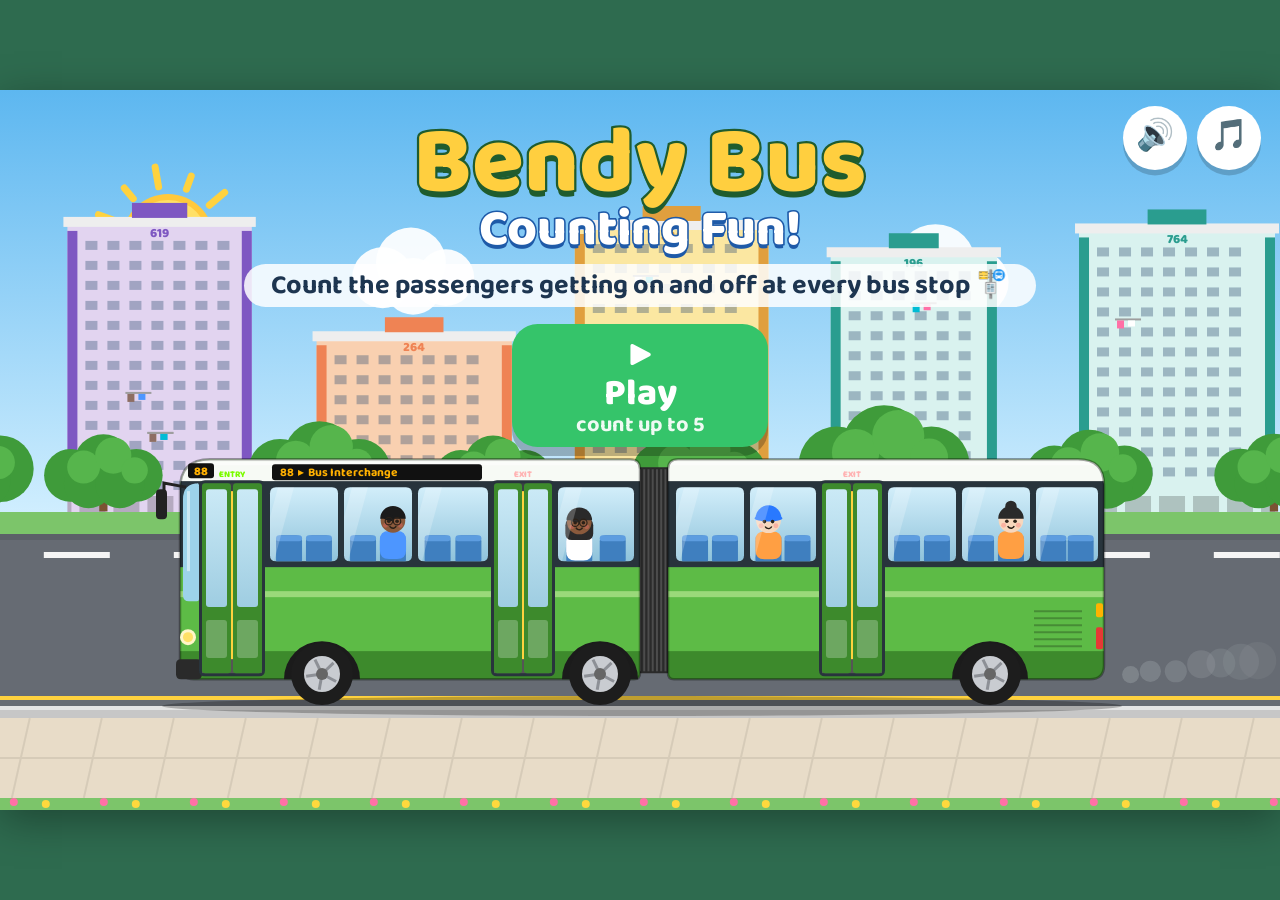
<file: games/bus/index.html>
<!doctype html>
<html lang="en">
<head>
<meta charset="utf-8">
<meta name="viewport" content="width=device-width,initial-scale=1,maximum-scale=1,user-scalable=no,viewport-fit=cover">
<meta name="apple-mobile-web-app-capable" content="yes">
<meta name="theme-color" content="#2e6b4f">
<title>Bendy Bus Counting Fun</title>
<link rel="preconnect" href="https://fonts.googleapis.com">
<link rel="preconnect" href="https://fonts.gstatic.com" crossorigin>
<link href="https://fonts.googleapis.com/css2?family=Baloo+2:wght@500;700;800&display=swap" rel="stylesheet">
<link rel="stylesheet" href="style.css">
</head>
<body>
<div id="stage">
  <canvas id="game"></canvas>

  <div id="hud" class="hidden">
    <div id="stars"><span class="star">⭐</span> <span id="starCount">0</span></div>
  </div>
  <div id="controls">
    <button id="btnSound" title="Sound and voice" aria-label="Sound and voice">🔊</button>
    <button id="btnMusic" title="Music" aria-label="Music">🎵</button>
    <button id="btnMap" class="hidden" title="Route map" aria-label="Route map">🗺️</button>
    <button id="btnHome"class="hidden" title="Back to start" aria-label="Back to start">🏠</button>
  </div>

  <div id="banner" class="hidden"></div>

  <div id="question" class="hidden">
    <div id="qText"></div>
    <div id="choices"></div>
  </div>

  <div id="title" class="screen">
    <div class="logo"><span class="l1">Bendy Bus</span><span class="l2">Counting Fun!</span></div>
    <div class="sub">Count the passengers getting on and off at every bus stop 🚏</div>
    <div class="levels">
      <button class="level lv-play" data-level="simple"><span class="em">▶️</span><span class="nm">Play</span><span class="rg">count up to 5</span></button>
    </div>
  </div>

  <div id="end" class="screen hidden">
    <div class="card">
      <div class="endTitle">🎉 Terminus! 🎉</div>
      <div id="endMsg">You counted at every bus stop!</div>
      <div id="endStars"></div>
      <div class="endBtns">
        <button id="btnAgain" class="big green">🔁 Play again</button>
        <button id="btnLevels" class="big blue">🏠 Home</button>
      </div>
    </div>
  </div>

  <div id="rotate">Turn your device sideways for a bigger bus! 📱↻</div>
</div>
<script src="game.js"></script>
</body>
</html>
</file>
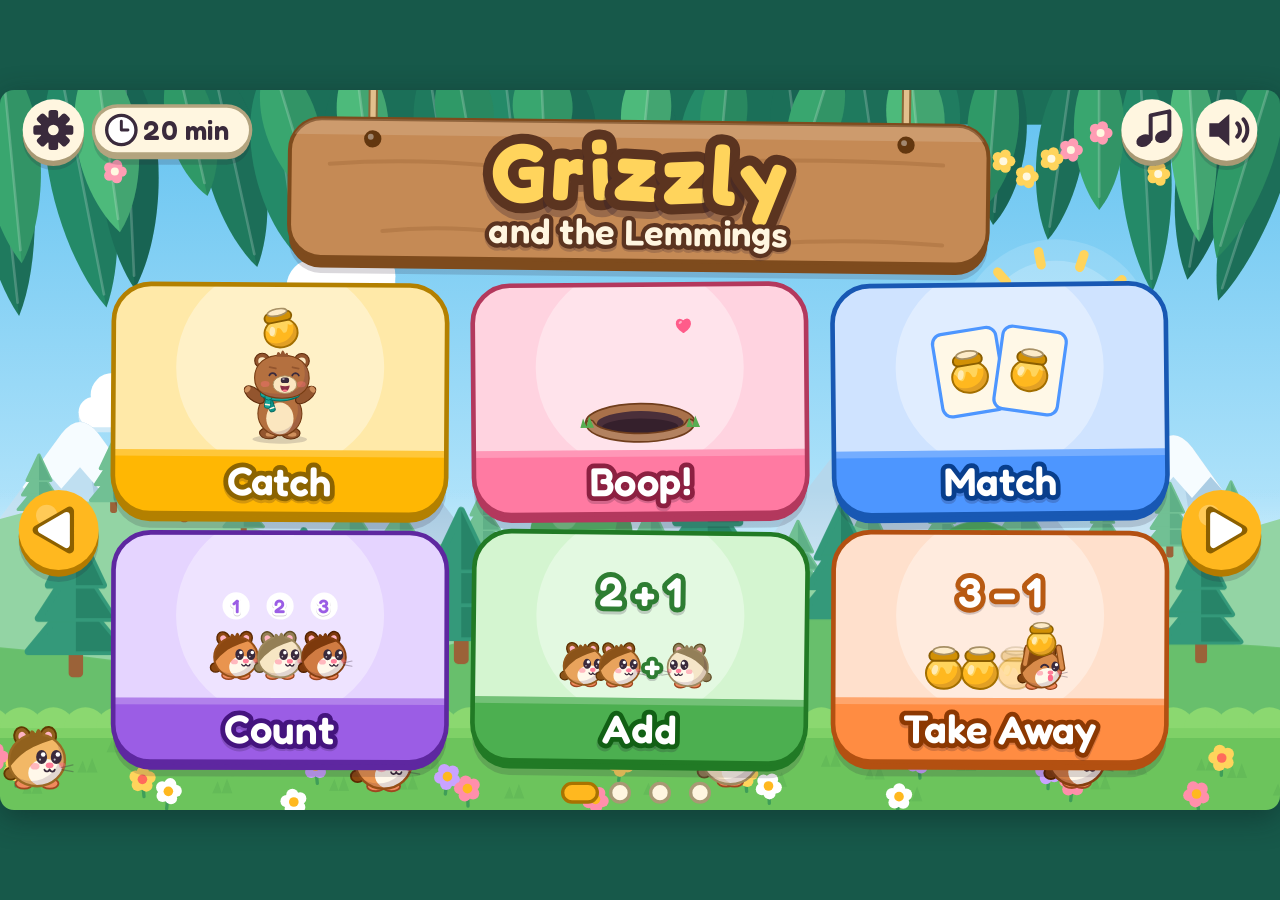
<file: games/grizzly/index.html>
<!DOCTYPE html>
<html lang="en">
<head>
<meta charset="UTF-8">
<meta name="viewport" content="width=device-width, initial-scale=1, maximum-scale=1, user-scalable=no, viewport-fit=cover">
<title>Grizzly and the Lemmings</title>
<link rel="icon" type="image/png" sizes="32x32" href="icons/favicon-32.png">
<link rel="apple-touch-icon" href="icons/apple-touch-icon.png">
<link rel="manifest" href="manifest.webmanifest">
<meta name="theme-color" content="#17594a">
<meta name="apple-mobile-web-app-capable" content="yes">
<meta name="apple-mobile-web-app-title" content="Grizzly">
<style>
  /* Fredoka (c) The Fredoka Project Authors, SIL Open Font License 1.1 (https://openfontlicense.org). Latin subset, built in so the game needs no other files. */
  @font-face { font-family: "Fredoka"; font-weight: 300 700; font-style: normal; font-display: block; src: url([data-uri]) format("woff2"); }
  :root { color-scheme: light; }
  html, body {
    margin: 0; padding: 0; height: 100%;
    background: #17594a;
    overflow: hidden;
    touch-action: none;
    -webkit-user-select: none; user-select: none;
    font-family: "Fredoka", ui-rounded, "Arial Rounded MT Bold", "Trebuchet MS", system-ui, sans-serif;
  }
  #wrap { position: fixed; inset: 0; display: flex; align-items: center; justify-content: center; }
  canvas { display: block; border-radius: 14px; box-shadow: 0 8px 30px rgba(10,30,30,.45); }
</style>
</head>
<body>
<div id="wrap"><canvas id="game" width="960" height="540"></canvas></div>
<script>
(() => {
  'use strict';

  // =====================================================================
  //  Setup
  // =====================================================================
  const W = 960, H = 540, GROUND = 470;
  const canvas = document.getElementById('game');
  let ctx = canvas.getContext('2d');
  // make sure the built-in font is loaded before the first words are drawn
  if (document.fonts && document.fonts.load) { document.fonts.load('600 20px Fredoka'); document.fonts.load('700 20px Fredoka'); }

  function resize() {
    const scale = Math.min(window.innerWidth / W, window.innerHeight / H);
    const dpr = window.devicePixelRatio || 1;
    canvas.style.width = Math.floor(W * scale) + 'px';
    canvas.style.height = Math.floor(H * scale) + 'px';
    canvas.width = Math.floor(W * scale * dpr);
    canvas.height = Math.floor(H * scale * dpr);
    ctx.setTransform(canvas.width / W, 0, 0, canvas.height / H, 0, 0);
  }
  window.addEventListener('resize', resize);
  resize();

  const rand = (a, b) => a + Math.random() * (b - a);
  const randInt = (a, b) => a + Math.floor(Math.random() * (b - a + 1));
  const pick = arr => arr[Math.floor(Math.random() * arr.length)];
  const shuffle = arr => { for (let i = arr.length - 1; i > 0; i--) { const j = Math.floor(Math.random() * (i + 1)); [arr[i], arr[j]] = [arr[j], arr[i]]; } return arr; };

  // Saved stickers (stars) per game. Only a convenience; works without storage.
  let stars = {};
  try { stars = JSON.parse(localStorage.getItem('grizzly-stars') || '{}') || {}; } catch (e) { stars = {}; }
  function saveStars() { try { localStorage.setItem('grizzly-stars', JSON.stringify(stars)); } catch (e) { /* ignore */ } hubStars(); }

  // =====================================================================
  //  Sound + voice
  // =====================================================================
  let audio = null, muted = false;
  let hubHeld = false; // hub mode: the app's "turn me sideways" card covers the game, so it stands still
  // A short silent WAV, built here so no file is needed.
  function silentWavURL() {
    const n = 800, buf = new Uint8Array(44 + n), dv = new DataView(buf.buffer);
    const put = (o, s) => { for (let i = 0; i < s.length; i++) buf[o + i] = s.charCodeAt(i); };
    put(0, 'RIFF'); dv.setUint32(4, 36 + n, true); put(8, 'WAVE'); put(12, 'fmt ');
    dv.setUint32(16, 16, true); dv.setUint16(20, 1, true); dv.setUint16(22, 1, true);
    dv.setUint32(24, 8000, true); dv.setUint32(28, 8000, true); dv.setUint16(32, 1, true); dv.setUint16(34, 8, true);
    put(36, 'data'); dv.setUint32(40, n, true); buf.fill(128, 44);
    let bin = ''; for (const c of buf) bin += String.fromCharCode(c);
    return 'data:audio/wav;base64,' + btoa(bin);
  }
  let htmlAudioUnlocked = false, speechUnlocked = false;
  // Call from every tap/key. iPads and iPhones only allow sound to start inside a
  // real user gesture (a finger lifting off counts, a finger touching down may not),
  // and by default they mute web sound when the silent switch / Silent Mode is on.
  function initAudio(gestureEnd = false) {
    if (hubHeld) return;
    // iOS 17+: treat this page like a media player so Silent Mode doesn't mute it.
    try { if (navigator.audioSession && navigator.audioSession.type !== 'playback') navigator.audioSession.type = 'playback'; } catch (e) { /* ignore */ }
    if (!audio) {
      try { audio = new (window.AudioContext || window.webkitAudioContext)(); } catch (e) { audio = null; }
    }
    if (audio && audio.state !== 'running') {
      try { const r = audio.resume(); if (r) r.catch(() => {}); } catch (e) { /* ignore */ }
      // Playing a tiny buffer inside the gesture is what unlocks Web Audio on older iOS.
      try { const src = audio.createBufferSource(); src.buffer = audio.createBuffer(1, 1, 22050); src.connect(audio.destination); src.start(0); } catch (e) { /* ignore */ }
    }
    // Older iOS: playing an <audio> element switches the page to "playback" audio,
    // which also lets Web Audio be heard with the silent switch on.
    if (!htmlAudioUnlocked) {
      try {
        const el = new Audio(silentWavURL());
        el.setAttribute('playsinline', '');
        const r = el.play();
        if (r) r.then(() => { htmlAudioUnlocked = true; }).catch(() => {});
      } catch (e) { /* ignore */ }
    }
    // Speech also needs one utterance started from a gesture before it will talk.
    if (gestureEnd && !speechUnlocked && window.speechSynthesis && !muted) {
      speechUnlocked = true;
      try { const u = new SpeechSynthesisUtterance(' '); u.volume = 0; window.speechSynthesis.speak(u); } catch (e) { /* ignore */ }
    }
  }
  function tone(freq, dur, type = 'sine', vol = 0.15, slide = 0, delay = 0) {
    if (!audio || muted) return;
    const t = audio.currentTime + delay;
    const o = audio.createOscillator(), g = audio.createGain();
    o.type = type;
    o.frequency.setValueAtTime(freq, t);
    if (slide) o.frequency.exponentialRampToValueAtTime(Math.max(40, freq + slide), t + dur);
    g.gain.setValueAtTime(vol, t);
    g.gain.exponentialRampToValueAtTime(0.001, t + dur);
    o.connect(g).connect(audio.destination);
    o.start(t); o.stop(t + dur + 0.02);
  }
  const sfx = {
    catch: () => { tone(660, 0.12, 'triangle'); tone(990, 0.15, 'triangle', 0.12, 0, 0.08); },
    boing: () => tone(200, 0.35, 'square', 0.08, 500),
    giggle: () => { for (let i = 0; i < 4; i++) tone(900 + i * 80, 0.07, 'sine', 0.07, 0, i * 0.08); },
    plop: () => tone(300, 0.1, 'sine', 0.08, -150),
    pop: () => tone(420, 0.08, 'sine', 0.08, 300),
    flip: () => tone(700, 0.06, 'triangle', 0.1, 200),
    nope: () => { tone(300, 0.16, 'sine', 0.12, -60); tone(240, 0.22, 'sine', 0.1, -50, 0.15); },
    oops: () => { tone(500, 0.12, 'triangle', 0.1, -200); tone(350, 0.18, 'triangle', 0.1, -150, 0.12); },
    click: () => tone(520, 0.08, 'triangle', 0.12),
    count: n => tone(380 + n * 55, 0.14, 'triangle', 0.12),
    fanfare: () => [523, 659, 784, 1047].forEach((f, i) => tone(f, 0.3, 'triangle', 0.14, 0, i * 0.15)),
    yay: () => [659, 784, 1047].forEach((f, i) => tone(f, 0.18, 'triangle', 0.13, 0, i * 0.1)),
  };
  // ---------------------------------------------------------------------
  //  Background music: each scene has its own original 8-bar tune,
  //  synthesized and looped. Notes are scheduled a little ahead from the
  //  main loop (updateMusic), and the tune switches when the scene changes.
  // ---------------------------------------------------------------------
  let musicOn = true;
  try { musicOn = localStorage.getItem('grizzly-music') !== 'off'; } catch (e) { /* ignore */ }
  function setMusic(on) {
    musicOn = on;
    try { localStorage.setItem('grizzly-music', on ? 'on' : 'off'); } catch (e) { /* ignore */ }
  }
  const midi = n => 440 * Math.pow(2, (n - 69) / 12);
  // One tune per scene key. melody: MIDI notes, 8 steps (eighth notes) per bar, 0 = rest.
  // bass: chord root per bar. lead: oscillator type. len: note length in steps.
  // bassEvery: steps between bass notes (2 = every beat, 4 = every other beat).
  const SONGS = {
    // Cheerful theme. C G Am F | C F G C
    menu: { bpm: 112, lead: 'triangle', vol: 0.1, len: 1.6, bassEvery: 2, bass: [48, 43, 45, 41, 48, 41, 43, 48], melody: [
      76, 79, 79, 76, 72, 0, 74, 76,   74, 0, 71, 74, 67, 0, 0, 0,
      72, 76, 81, 76, 72, 0, 71, 72,   81, 79, 77, 76, 74, 0, 0, 0,
      76, 79, 84, 79, 76, 0, 79, 0,    77, 81, 84, 81, 77, 0, 76, 74,
      74, 76, 77, 74, 71, 0, 74, 0,    72, 0, 67, 0, 72, 0, 0, 0] },
    // Catch: fast and bouncy. G D Em C | G C D G
    catch: { bpm: 132, lead: 'square', vol: 0.045, len: 1.2, bassEvery: 2, bass: [43, 38, 40, 36, 43, 36, 38, 43], melody: [
      67, 71, 74, 71, 79, 0, 74, 0,    74, 78, 81, 78, 74, 0, 69, 0,
      76, 79, 83, 79, 76, 0, 71, 0,    72, 76, 79, 76, 72, 74, 76, 0,
      79, 0, 78, 0, 76, 0, 74, 0,      72, 0, 76, 0, 79, 0, 76, 0,
      74, 76, 78, 79, 81, 0, 78, 0,    79, 0, 74, 0, 67, 0, 0, 0] },
    // Boop!: short poppy notes. F C F C | Bb F C F
    boop: { bpm: 120, lead: 'sine', vol: 0.14, len: 0.8, bassEvery: 4, bass: [41, 36, 41, 36, 46, 41, 36, 41], melody: [
      72, 0, 72, 0, 77, 0, 0, 74,      76, 0, 72, 0, 67, 0, 0, 0,
      69, 0, 72, 0, 77, 0, 81, 0,      79, 0, 76, 0, 72, 0, 0, 0,
      74, 0, 77, 0, 82, 0, 77, 0,      81, 0, 77, 0, 72, 0, 77, 0,
      79, 0, 0, 76, 74, 0, 72, 0,      77, 0, 72, 0, 65, 0, 0, 0] },
    // Match: slow and calm, for thinking. C Am F G | C Am F G
    match: { bpm: 92, lead: 'sine', vol: 0.12, len: 2.6, bassEvery: 4, bass: [48, 45, 41, 43, 48, 45, 41, 43], melody: [
      72, 0, 76, 0, 79, 0, 76, 0,      72, 0, 76, 0, 81, 0, 76, 0,
      72, 0, 77, 0, 81, 0, 77, 0,      71, 0, 74, 0, 79, 0, 74, 0,
      84, 0, 0, 0, 83, 0, 79, 0,       81, 0, 0, 0, 79, 0, 76, 0,
      77, 0, 76, 0, 74, 0, 72, 0,      74, 0, 0, 0, 71, 0, 0, 0] },
    // Count: a march that climbs 1-2-3-4. D A G D | G D A D
    count: { bpm: 104, lead: 'triangle', vol: 0.11, len: 1.4, bassEvery: 2, bass: [38, 45, 43, 38, 43, 38, 45, 38], melody: [
      62, 0, 66, 0, 69, 0, 74, 0,      73, 0, 69, 0, 64, 0, 0, 0,
      67, 0, 71, 0, 74, 0, 79, 0,      78, 0, 74, 0, 69, 0, 0, 0,
      71, 71, 71, 0, 74, 74, 74, 0,    69, 69, 69, 0, 66, 0, 62, 0,
      64, 0, 66, 0, 67, 0, 69, 0,      74, 0, 0, 0, 62, 0, 0, 0] },
    // Add: bright and skippy. C F G C | Am F G C
    add: { bpm: 116, lead: 'triangle', vol: 0.1, len: 1.5, bassEvery: 2, bass: [48, 41, 43, 48, 45, 41, 43, 48], melody: [
      72, 74, 76, 0, 76, 0, 79, 0,     77, 0, 76, 0, 74, 0, 72, 0,
      74, 76, 77, 0, 77, 0, 81, 0,     79, 0, 76, 0, 72, 0, 0, 0,
      76, 0, 81, 0, 81, 79, 76, 0,     77, 0, 81, 0, 84, 0, 81, 0,
      79, 0, 77, 0, 76, 0, 74, 0,      72, 0, 0, 0, 0, 0, 0, 0] },
    // Take Away: a sneaky tiptoe tune. Am E Am E | F C E Am
    sub: { bpm: 100, lead: 'sine', vol: 0.14, len: 0.7, bassEvery: 4, bass: [45, 40, 45, 40, 41, 48, 40, 45], melody: [
      69, 0, 72, 0, 76, 0, 72, 0,      71, 0, 68, 0, 64, 0, 0, 0,
      69, 0, 72, 0, 76, 0, 81, 0,      80, 0, 76, 0, 71, 0, 0, 0,
      77, 0, 76, 0, 74, 0, 72, 0,      72, 0, 76, 0, 79, 0, 0, 0,
      74, 0, 77, 0, 76, 0, 80, 0,      81, 0, 0, 0, 69, 0, 0, 0] },
  };
  let musicGain = null, musicNext = 0, musicStep = 0, musicLevel = -1, songKey = 'menu', playingKey = null;

  function musicNote(freq, t, dur, type, vol) {
    const o = audio.createOscillator(), g = audio.createGain();
    o.type = type; o.frequency.value = freq;
    g.gain.setValueAtTime(0.0001, t);
    g.gain.exponentialRampToValueAtTime(vol, t + 0.015);
    g.gain.exponentialRampToValueAtTime(0.0001, t + dur);
    o.connect(g).connect(musicGain);
    o.start(t); o.stop(t + dur + 0.05);
  }
  function updateMusic() {
    if (!audio || audio.state !== 'running') return;
    if (!musicGain) { musicGain = audio.createGain(); musicGain.gain.value = 0; musicGain.connect(audio.destination); }
    // Quieter while the game is talking, so instructions stay easy to hear.
    const speaking = !!(window.speechSynthesis && window.speechSynthesis.speaking);
    const level = muted || !musicOn ? 0 : speaking ? 0.3 : 1;
    if (level !== musicLevel) { musicLevel = level; musicGain.gain.setTargetAtTime(level * 0.5, audio.currentTime, 0.12); }
    if (level === 0) { musicNext = 0; return; }
    const now = audio.currentTime;
    if (musicNext < now) musicNext = now + 0.05;
    // A new scene starts its own tune from the top.
    if (playingKey !== songKey) { playingKey = songKey; musicStep = 0; }
    const song = SONGS[songKey] || SONGS.menu, step = 60 / song.bpm / 2;
    while (musicNext < now + 0.25) {
      const s = musicStep % song.melody.length, bar = Math.floor(s / 8), beat = s % 8;
      const note = song.melody[s];
      if (note) musicNote(midi(note), musicNext, step * song.len, song.lead, song.vol);
      if (beat % song.bassEvery === 0) {
        // alternate the chord root and its fifth (root-fifth-root-fifth, or root-fifth)
        const fifth = song.bassEvery === 2 ? beat % 4 === 2 : beat === 4;
        musicNote(midi(song.bass[bar] + (fifth ? 7 : 0)), musicNext, step * song.bassEvery * 0.9, 'sine', 0.16);
      }
      musicNext += step; musicStep++;
    }
  }

  // Reads short instructions aloud so pre-readers can play.
  // queue = true waits for anything already being said instead of cutting it off.
  function say(words, queue = false) {
    if (muted || hubHeld || !window.speechSynthesis) return;
    try {
      if (!queue) window.speechSynthesis.cancel();
      const u = new SpeechSynthesisUtterance(words);
      u.rate = 0.95; u.pitch = 1.2;
      window.speechSynthesis.speak(u);
    } catch (e) { /* voice not available */ }
  }

  // =====================================================================
  //  Art kit: the paper-cut storybook look
  // =====================================================================
  //  Everything is a flat cut-out: one colour per shape, a darker crescent on the lower
  //  right (cel shading, always lit from the top left of the screen), and a rim in a deeper
  //  tone of the same colour. Nothing has a black outline. Text is set in Fredoka, which is
  //  built into the page (see the <style>).
  let time = 0;
  const FONT = '"Fredoka", ui-rounded, "Arial Rounded MT Bold", "Trebuchet MS", system-ui, sans-serif';
  const P = {
    ink: '#3a2a3c',                                             // eyes, noses, dark text
    cream: '#fff6e0', paper: '#fdebc8', tan: '#e2c08d',
    honey: '#ffb81f', honeyLight: '#ffd45c', honeyDark: '#d98700',
    coral: '#ff6b5c', rose: '#ff8fab',
    teal: '#19a79b', mint: '#8fe0c4',
    leaf: '#6fc45a', grass: '#6cc45c', pine: '#2a8f6c', pineDark: '#1d7460',
    sky: '#63c2f0', berry: '#5d73e8', plum: '#8e62c8',
    wood: '#c58a55', woodDark: '#9b6238', woodLight: '#e2b07c',
    fur: '#b4703f', furDark: '#93552e', furLight: '#cf8f5c', belly: '#fbe6bf',
    shadow: 'rgba(40,24,48,.17)',
  };
  const INK = P.ink;
  const LEMMING_COLORS = ['#f2b866', '#e9944f', '#f7e6c4', '#d07b42', '#fff0d2'];

  // ---- Colour helpers. They take '#rgb' or '#rrggbb'; anything else is returned unchanged. ----
  const rgbCache = new Map(), toneCache = new Map();
  function rgbOf(c) {
    if (typeof c !== 'string' || c[0] !== '#') return null;
    let v = rgbCache.get(c);
    if (!v) {
      const h = c.length === 4 ? c[1] + c[1] + c[2] + c[2] + c[3] + c[3] : c.slice(1);
      const n = parseInt(h, 16);
      if (h.length !== 6 || isNaN(n)) return null;
      v = [(n >> 16) & 255, (n >> 8) & 255, n & 255];
      rgbCache.set(c, v);
    }
    return v;
  }
  const hexOf = (r, g, b) => '#' + ((1 << 24) | (Math.round(r) << 16) | (Math.round(g) << 8) | Math.round(b)).toString(16).slice(1);
  function mixColor(a, b, t) {
    const x = rgbOf(a), y = rgbOf(b);
    if (!x || !y) return a;
    return hexOf(x[0] + (y[0] - x[0]) * t, x[1] + (y[1] - x[1]) * t, x[2] + (y[2] - x[2]) * t);
  }
  const light = (c, t = 0.3) => mixColor(c, '#ffffff', t);
  // A deeper tone of the same colour: darker and a little richer, like a shadow on paper.
  function dark(c, t = 0.3) {
    const key = c + t, hit = toneCache.get(key);
    if (hit) return hit;
    const v = rgbOf(c);
    if (!v) return c;
    const max = Math.max(v[0], v[1], v[2]), min = Math.min(v[0], v[1], v[2]);
    const sat = max ? (max - min) / max : 0;
    const sat2 = sat < 0.03 ? sat : Math.min(1, sat + t * 0.55), val2 = max * (1 - t);
    const out = v.map(ch => val2 * (1 - sat2) + val2 * sat2 * (max === min ? 1 : (ch - min) / (max - min)));
    const res = hexOf(out[0], out[1], out[2]);
    toneCache.set(key, res);
    return res;
  }
  const clamp01 = v => Math.max(0, Math.min(1, v));
  // Deterministic "random" numbers, so painted scenery is the same every time.
  const hash = n => { const s = Math.sin(n * 127.1 + 11.7) * 43758.5453; return s - Math.floor(s); };
  const easeOutBack = t => { const c = 1.9, u = clamp01(t) - 1; return 1 + (c + 1) * u * u * u + c * u * u; };

  // ---- Shapes ----
  function ell(x, y, rx, ry, rot = 0) {
    const p = new Path2D(); p.ellipse(x, y, Math.max(0, rx), Math.max(0, ry), rot, 0, Math.PI * 2); return p;
  }
  function rr(x, y, w, h, r) {
    r = Math.max(0, Math.min(r, w / 2, h / 2));
    const p = new Path2D();
    p.moveTo(x + r, y); p.arcTo(x + w, y, x + w, y + h, r); p.arcTo(x + w, y + h, x, y + h, r);
    p.arcTo(x, y + h, x, y, r); p.arcTo(x, y, x + w, y, r); p.closePath();
    return p;
  }
  // Darken the lower-right edge of a shape. The light always comes from the top left of the
  // screen, however the shape has been turned or flipped.
  let canShade = true;
  try { new Path2D().addPath(new Path2D(), new DOMMatrix([1, 0, 0, 1, 1, 1])); } catch (e) { canShade = false; }
  function shadeEdge(p, depth, color = 'rgba(60,20,70,.15)') {
    if (!depth || !canShade) return;
    let dx = -depth, dy = -depth;
    if (ctx.getTransform) {
      const t = ctx.getTransform(), det = t.a * t.d - t.b * t.c;
      if (!det) return;
      const k = -depth * Math.sqrt(Math.abs(det));              // the same offset, in screen pixels
      dx = (t.d * k - t.c * k) / det; dy = (-t.b * k + t.a * k) / det;
    }
    const cut = new Path2D();
    cut.rect(-5000, -5000, 10000, 10000);
    cut.addPath(p, new DOMMatrix([1, 0, 0, 1, dx, dy]));
    ctx.save(); ctx.clip(p);
    ctx.fillStyle = color; ctx.fill(cut, 'evenodd');
    ctx.restore();
  }
  function rimOf(p, color, w = 2.5) {
    if (!w) return;
    ctx.lineJoin = 'round'; ctx.lineWidth = w; ctx.strokeStyle = color; ctx.stroke(p);
  }
  // Fill a Path2D as a paper cut-out. o = { rim: width (0 = none), depth: shading size (0 = none), rimColor }
  function solid(p, fill, o = {}) {
    ctx.fillStyle = fill; ctx.fill(p);
    shadeEdge(p, o.depth === undefined ? 5 : o.depth);
    rimOf(p, o.rimColor || dark(fill, 0.34), o.rim === undefined ? 2.5 : o.rim);
  }
  // Plain flat shapes, used for small details.
  function ellipse(x, y, rx, ry, color, rot = 0) {
    ctx.beginPath(); ctx.ellipse(x, y, Math.max(0, rx), Math.max(0, ry), rot, 0, Math.PI * 2); ctx.fillStyle = color; ctx.fill();
  }
  function circle(x, y, r, color) { ellipse(x, y, r, r, color); }
  function roundRect(x, y, w, h, r) {
    r = Math.max(0, Math.min(r, w / 2, h / 2));
    ctx.beginPath();
    ctx.moveTo(x + r, y); ctx.arcTo(x + w, y, x + w, y + h, r); ctx.arcTo(x + w, y + h, x, y + h, r);
    ctx.arcTo(x, y + h, x, y, r); ctx.arcTo(x, y, x + w, y, r); ctx.closePath();
  }
  // A cut-out ellipse. lw is the rim width (under 0.5 = no rim).
  function blob(x, y, rx, ry, fill, rot = 0, lw = 3) {
    const m = Math.min(rx, ry);
    solid(ell(x, y, rx, ry, rot), fill, { rim: lw < 0.5 ? 0 : Math.max(1.2, lw * 0.8), depth: m < 9 ? 0 : Math.min(6, m * 0.2) });
  }
  // Older drawing code asks for a shaded fill; shading is now done by solid(), so this is the base colour.
  function shade(x, y, r, base) { return base; }
  // True for a short moment every few seconds, so eyes blink at different times.
  function blinking(seed) { return ((time + seed * 1.37) % 3.7) < 0.13; }
  function inkLine(lw = 3) { ctx.lineWidth = lw; ctx.strokeStyle = INK; ctx.lineCap = 'round'; ctx.lineJoin = 'round'; }

  // A raised paper card: a soft shadow, a darker bottom edge, and a rim.
  // o = { depth, edge, rim, rimColor, shadow: false }
  function panel(x, y, w, h, r, fill = P.cream, o = {}) {
    const d = o.depth === undefined ? 5 : o.depth;
    if (o.shadow !== false) { ctx.fillStyle = P.shadow; ctx.fill(rr(x, y + d + 4, w, h, r)); }
    if (d) { ctx.fillStyle = o.edge || dark(fill, 0.3); ctx.fill(rr(x, y + d, w, h, r)); }
    const p = rr(x, y, w, h, r);
    ctx.fillStyle = fill; ctx.fill(p);
    rimOf(p, o.rimColor || dark(fill, 0.3), o.rim === undefined ? 3 : o.rim);
    return p;
  }
  // A ribbon banner with folded tails, centred on (cx, cy).
  function ribbon(cx, cy, w, h, color) {
    const d = dark(color, 0.3), t = 30;
    [-1, 1].forEach(s => {
      const x0 = cx + s * (w / 2 - 14);
      const tail = new Path2D();
      tail.moveTo(x0, cy - h / 2 + 12); tail.lineTo(x0 + s * (t + 16), cy - h / 2 + 12);
      tail.lineTo(x0 + s * t, cy + 12); tail.lineTo(x0 + s * (t + 16), cy + h / 2 + 12); tail.lineTo(x0, cy + h / 2 + 12);
      tail.closePath();
      ctx.fillStyle = d; ctx.fill(tail);
      const fold = new Path2D();
      fold.moveTo(x0, cy + h / 2); fold.lineTo(x0 + s * 14, cy + h / 2); fold.lineTo(x0, cy + h / 2 + 12); fold.closePath();
      ctx.fillStyle = dark(color, 0.5); ctx.fill(fold);
    });
    const band = rr(cx - w / 2, cy - h / 2, w, h, 10);
    ctx.fillStyle = color; ctx.fill(band);
    ctx.save(); ctx.clip(band);
    ctx.fillStyle = 'rgba(255,255,255,.16)'; ctx.fillRect(cx - w / 2, cy - h / 2, w, h * 0.42);
    ctx.restore();
    rimOf(band, d, 3);
  }

  // Sticker lettering: a coloured outline with a soft shadow under it. stroke = null gives plain text.
  function text(str, x, y, size, color = '#fff', stroke = INK, align = 'center') {
    ctx.font = `600 ${size}px ${FONT}`;
    ctx.textAlign = align; ctx.textBaseline = 'middle';
    if (stroke) {
      const lw = Math.max(3, size / 4.2);
      ctx.lineJoin = 'round'; ctx.lineWidth = lw;
      ctx.strokeStyle = 'rgba(40,24,48,.2)'; ctx.strokeText(str, x, y + Math.max(1.5, size * 0.07));
      ctx.strokeStyle = stroke; ctx.strokeText(str, x, y);
    }
    ctx.fillStyle = color; ctx.fillText(str, x, y);
  }
  function starPath(x, y, r) {
    const p = new Path2D();
    for (let i = 0; i < 10; i++) {
      const a = i / 10 * Math.PI * 2 - Math.PI / 2, q = i % 2 ? r * 0.52 : r;
      p.lineTo(x + Math.cos(a) * q, y + Math.sin(a) * q);
    }
    p.closePath();
    return p;
  }
  // A plump star with rounded points. Big stars get a darker rim and a highlight.
  function drawStar(x, y, r, color) {
    const p = starPath(x, y, r);
    ctx.fillStyle = color;
    if (!rgbOf(color)) { ctx.fill(p); return; }                 // see-through colours stay simple
    ctx.lineJoin = 'round';
    if (r >= 11) { ctx.strokeStyle = dark(color, 0.3); ctx.lineWidth = r * 0.5; ctx.stroke(p); }
    ctx.strokeStyle = color; ctx.lineWidth = r * 0.22; ctx.stroke(p);
    ctx.fill(p);
    if (r >= 11) ellipse(x - r * 0.22, y - r * 0.2, r * 0.2, r * 0.11, 'rgba(255,255,255,.55)', -0.6);
  }
  function drawHeart(x, y, s, color) {
    const p = new Path2D();
    p.moveTo(x, y + s * 0.6);
    p.bezierCurveTo(x - s * 1.2, y - s * 0.2, x - s * 0.5, y - s * 1.1, x, y - s * 0.4);
    p.bezierCurveTo(x + s * 0.5, y - s * 1.1, x + s * 1.2, y - s * 0.2, x, y + s * 0.6);
    ctx.fillStyle = color; ctx.fill(p);
    if (rgbOf(color)) { ctx.lineJoin = 'round'; ctx.strokeStyle = color; ctx.lineWidth = s * 0.25; ctx.stroke(p); }
    ellipse(x - s * 0.32, y - s * 0.38, s * 0.2, s * 0.12, 'rgba(255,255,255,.5)', -0.7);
  }
  // A four-point twinkle, used for night stars.
  function drawSparkle(x, y, r, color) {
    ctx.beginPath();
    for (let i = 0; i < 8; i++) {
      const a = i / 8 * Math.PI * 2, q = i % 2 ? r * 0.32 : r;
      ctx.lineTo(x + Math.cos(a) * q, y + Math.sin(a) * q);
    }
    ctx.closePath(); ctx.fillStyle = color; ctx.fill();
  }

  // ---------------------------------------------------------------------
  //  Scenery
  // ---------------------------------------------------------------------
  const clouds = [];
  for (let i = 0; i < 5; i++) clouds.push({ x: rand(0, W), y: rand(140, 255), s: rand(0.55, 1.05), v: rand(6, 16) });

  // Sky clock: with a play-time limit set, the sky goes from morning (0) to night (1)
  // as today's play time is used up. [phase, top colour, bottom colour]
  const SKY = [[0, '#63c2f0', '#d6f3ff'], [0.55, '#4fb1ea', '#c4ecff'], [0.8, '#f58a6e', '#ffd9a3'], [1, '#1c2154', '#3f4b92']];
  function skyAt(phase) {
    let i = 0;
    while (i < SKY.length - 2 && phase > SKY[i + 1][0]) i++;
    const [p0, top0, bot0] = SKY[i], [p1, top1, bot1] = SKY[i + 1];
    const t = clamp01((phase - p0) / (p1 - p0));
    return [mixColor(top0, top1, t), mixColor(bot0, bot1, t)];
  }
  function drawCloud(x, y, s) {
    ctx.save(); ctx.translate(x, y); ctx.scale(s, s);
    // two stacked cut-outs: a pale blue underside and a white top
    [['#cfe9f7', 0], ['#ffffff', -5]].forEach(([c, dy]) => {
      ctx.fillStyle = c; ctx.fill(rr(-56, -8 + dy, 112, 30, 15));
      circle(-22, -10 + dy, 22, c); circle(14, -18 + dy, 28, c);
    });
    ctx.restore();
  }
  // The hill lines repeat every W pixels, so the land can scroll sideways forever.
  const TURN = Math.PI * 2 / W;
  const hillFar = x => 342 - Math.sin(x * TURN + 1) * 24 - Math.sin(x * TURN * 3) * 10;
  const hillNear = x => 412 - Math.sin(x * TURN + 4) * 20 - Math.cos(x * TURN * 2) * 9;
  function drawFir(x, baseY, s, c1 = P.pine, c2 = P.pineDark) {
    ctx.save(); ctx.translate(x, baseY); ctx.scale(s, s);
    ctx.fillStyle = P.woodDark; ctx.fill(rr(-5, -14, 10, 20, 3));
    ctx.lineJoin = 'round'; ctx.lineWidth = 5;
    for (let k = 0; k < 3; k++) {                               // three tiers, widest at the bottom
      const w = 33 - k * 7, y0 = -12 - k * 23, h = 40;
      ctx.beginPath(); ctx.moveTo(0, y0 - h); ctx.lineTo(w, y0); ctx.lineTo(-w, y0); ctx.closePath();
      ctx.fillStyle = c1; ctx.strokeStyle = c1; ctx.fill(); ctx.stroke();
      ctx.beginPath(); ctx.moveTo(0, y0 - h); ctx.lineTo(w, y0); ctx.lineTo(0, y0); ctx.closePath();
      ctx.fillStyle = c2; ctx.fill();
    }
    ctx.restore();
  }
  function drawRoundTree(x, baseY, s, c) {
    ctx.save(); ctx.translate(x, baseY); ctx.scale(s, s);
    ctx.fillStyle = P.woodDark; ctx.fill(rr(-6, -40, 12, 46, 4));
    solid(ell(0, -66, 36, 33), c, { rim: 0, depth: 11, });
    circle(-12, -78, 9, light(c, 0.2)); circle(4, -86, 6, light(c, 0.2));
    ctx.restore();
  }
  function drawLeaf(x, y, len, w, tilt, color) {
    ctx.save(); ctx.translate(x, y); ctx.rotate(tilt);
    const p = new Path2D();
    p.moveTo(0, -14);
    p.bezierCurveTo(w, len * 0.12, w * 0.85, len * 0.72, 0, len);
    p.bezierCurveTo(-w * 0.85, len * 0.72, -w, len * 0.12, 0, -14);
    ctx.fillStyle = color; ctx.fill(p);
    ctx.save(); ctx.clip(p);
    ctx.fillStyle = 'rgba(10,40,50,.14)'; ctx.fillRect(0, -20, w + 4, len + 30);  // darker right half
    ctx.restore();
    ctx.strokeStyle = 'rgba(255,255,255,.2)'; ctx.lineWidth = 2; ctx.lineCap = 'round';
    ctx.beginPath(); ctx.moveTo(0, 0); ctx.lineTo(0, len - 10); ctx.stroke();
    ctx.restore();
  }
  // One snow-capped mountain.
  const PEAKS = [[60, 250, 150], [250, 320, 185], [470, 270, 150], [690, 340, 200], [880, 230, 140]]; // [x, width, height]
  function drawPeak(x, w, h, i) {
    const top = 392 - h, m = new Path2D();
    m.moveTo(x - w / 2, 410); m.lineTo(x - 14, top + 16); m.quadraticCurveTo(x, top - 2, x + 14, top + 16); m.lineTo(x + w / 2, 410); m.closePath();
    ctx.fillStyle = i % 2 ? '#b4d7ec' : '#bfdff1'; ctx.fill(m);
    ctx.save(); ctx.clip(m);
    ctx.fillStyle = 'rgba(70,110,160,.16)';                       // the side away from the sun
    ctx.beginPath(); ctx.moveTo(x, top - 10); ctx.lineTo(x + w / 2 + 10, 410); ctx.lineTo(x + 26, 410); ctx.closePath(); ctx.fill();
    ctx.fillStyle = '#f6fcff';                                     // snow cap with a zigzag edge
    const sy = top + h * 0.3;
    ctx.beginPath(); ctx.moveTo(x - w, top - 20); ctx.lineTo(x + w, top - 20); ctx.lineTo(x + w, sy);
    for (let k = 6; k >= -6; k--) ctx.lineTo(x + k * 14, sy + (k % 2 ? 12 : -4));
    ctx.lineTo(x - w, sy); ctx.closePath(); ctx.fill();
    ctx.restore();
  }
  // The land is painted once into three strips (mountains, far hills, near hills). Each strip
  // repeats every W pixels, so scenes that scroll or sink only have to slide the strips.
  const tiled = (x, draw) => [-W, 0, W].forEach(o => { if (x + o > -80 && x + o < W + 80) draw(x + o); });
  const STRIPS = {
    peaks: { top: 180, h: 228, fill: '#dcecf5', paint() {
      PEAKS.forEach(([x, w, h], i) => [-W, 0, W].forEach(o => drawPeak(x + o, w, h, i)));
      const haze = ctx.createLinearGradient(0, 300, 0, 400);         // soft haze where the mountains meet the hills
      haze.addColorStop(0, 'rgba(255,255,255,0)'); haze.addColorStop(1, 'rgba(255,255,255,.55)');
      ctx.fillStyle = haze; ctx.fillRect(0, 300, W, 110);
    } },
    far: { top: 240, h: 230, fill: '#93d4a4', paint() {
      ctx.fillStyle = '#93d4a4';
      ctx.beginPath(); ctx.moveTo(-16, H);
      for (let x = -16; x <= W + 16; x += 16) ctx.lineTo(x, hillFar(x));
      ctx.lineTo(W + 16, H); ctx.closePath(); ctx.fill();
      for (let i = 0; i < 17; i++) {
        tiled((i + 0.2 + hash(i) * 0.45) * W / 17, x => drawFir(x, hillFar(x) + 6, 0.42 + hash(i + 40) * 0.2, '#71c094', '#5fb087'));
      }
    } },
    near: { top: 250, h: 230, fill: '#68bf6c', paint() {
      ctx.fillStyle = '#68bf6c';
      ctx.beginPath(); ctx.moveTo(-16, H);
      for (let x = -16; x <= W + 16; x += 16) ctx.lineTo(x, hillNear(x));
      ctx.lineTo(W + 16, H); ctx.closePath(); ctx.fill();
      for (let i = 0; i < 10; i++) {
        const s = 0.8 + hash(i + 90) * 0.45;
        tiled((i + 0.25 + hash(i + 7) * 0.4) * W / 10, x => {
          if (i % 3 === 1) drawRoundTree(x, hillNear(x) + 10, s * 0.92, i % 2 ? '#4fae5e' : '#58b96a');
          else drawFir(x, hillNear(x) + 10, s, '#34997a', '#278468');
        });
      }
    } },
  };
  const stripCache = {};
  function strip(name) {
    if (!canvas.width || !canvas.height) return null;
    const def = STRIPS[name], size = canvas.width + 'x' + canvas.height, hit = stripCache[name];
    if (hit && hit.size === size) return hit.canvas;
    const k = canvas.height / H, layer = document.createElement('canvas');
    layer.width = canvas.width; layer.height = Math.max(1, Math.round(def.h * k));
    const main = ctx;
    ctx = layer.getContext('2d');
    ctx.setTransform(canvas.width / W, 0, 0, k, 0, -def.top * k);
    try { def.paint(); } finally { ctx = main; }
    stripCache[name] = { canvas: layer, size };
    return layer;
  }
  function drawStrip(name, scroll, dy) {
    const img = strip(name), def = STRIPS[name];
    if (!img) return;
    const px = canvas.width / W;                                      // snap to whole screen pixels so the join never shows
    const x = -Math.round((((scroll % W) + W) % W) * px) / px;
    ctx.drawImage(img, x, def.top + dy, W, def.h);
    if (x < 0) ctx.drawImage(img, x + W, def.top + dy, W, def.h);
    // once a strip has sunk, the land below it still has to be filled in
    if (dy > 0 && def.fill) { ctx.fillStyle = def.fill; ctx.fillRect(0, def.top + dy + def.h - 1, W, H); }
  }
  // The land: mountains, two rows of hills with trees, and the meadow.
  //   scroll: how far the world has moved sideways (each layer slides at its own speed)
  //   rise:   how far the camera has climbed (the land sinks, far layers more slowly)
  function drawLand(scroll = 0, rise = 0) {
    drawStrip('peaks', scroll * 0.06, rise * 0.3);
    drawStrip('far', scroll * 0.12, rise * 0.5);
    drawStrip('near', scroll * 0.3, rise * 0.8);
    // meadow: a scalloped grass edge, then tufts of darker grass
    const gy = GROUND + rise;
    if (gy > H + 20) return;
    ctx.fillStyle = '#8bd870';
    for (let x = -8 - (((scroll % 24) + 24) % 24); x < W + 20; x += 24) { ctx.beginPath(); ctx.arc(x, gy + 9, 16, 0, Math.PI * 2); ctx.fill(); }
    ctx.fillStyle = P.grass; ctx.fillRect(0, gy + 9, W, Math.max(0, H - gy));
    ctx.fillStyle = '#7fd167'; ctx.fillRect(0, gy + 9, W, 7);
    ctx.fillStyle = 'rgba(30,110,60,.1)';
    for (let i = Math.floor(scroll / 40) - 1, end = i + 27; i < end; i++) {
      const x = i * 40 + hash(i + 200) * 30 - scroll, y = gy + 26 + hash(i + 300) * 38;
      ctx.beginPath(); ctx.moveTo(x - 7, y); ctx.lineTo(x - 3, y - 9); ctx.lineTo(x, y); ctx.lineTo(x + 4, y - 11); ctx.lineTo(x + 8, y); ctx.closePath(); ctx.fill();
    }
  }
  // The parts of the main scene that never move: the land and the leafy canopy.
  function paintScenery() {
    drawLand();
    // leafy canopy: a band at the top, then two rows of hanging leaves, longer toward the corners
    ctx.fillStyle = '#1b6f58'; ctx.fillRect(0, 0, W, 26);
    const row = (count, y, len, colors, seed) => {
      for (let i = 0; i < count; i++) {
        const x = (i + 0.5) / count * (W + 70) - 35 + (hash(i + seed) - 0.5) * 16;
        const corner = Math.pow(Math.abs(x - W / 2) / (W / 2), 2.4);
        drawLeaf(x, y, len * (0.82 + hash(i * 3 + seed) * 0.36) + corner * 64, 25 + hash(i * 7 + seed) * 9,
          (hash(i * 5 + seed) - 0.5) * 0.5 + (x - W / 2) / W * 0.4, colors[i % colors.length]);
      }
    };
    row(19, -6, 104, ['#1f7a5e', '#248a68', '#1b6f58'], 1);
    row(15, -12, 74, ['#39a66f', '#4dba7b', '#2f9967'], 50);
    for (let i = 0; i < 12; i++) {                               // blossoms tucked into the leaves
      const x = 30 + hash(i + 500) * (W - 60), y = 22 + hash(i + 600) * 46, c = i % 2 ? P.honeyLight : '#ff9db4';
      for (let k = 0; k < 5; k++) circle(x + Math.cos(k * 1.257) * 5, y + Math.sin(k * 1.257) * 5, 4, c);
      circle(x, y, 3, '#fff8e0');
    }
  }
  // paintScenery() is drawn once into its own canvas and reused, so the busy parts of the scene cost nothing.
  let sceneryLayer = null, sceneryKey = '';
  function scenery() {
    if (!canvas.width || !canvas.height) return null;
    const key = canvas.width + 'x' + canvas.height;
    if (sceneryLayer && sceneryKey === key) return sceneryLayer;
    const layer = document.createElement('canvas');
    layer.width = canvas.width; layer.height = canvas.height;
    const main = ctx;
    ctx = layer.getContext('2d');
    ctx.setTransform(canvas.width / W, 0, 0, canvas.height / H, 0, 0);
    try { paintScenery(); } finally { ctx = main; }
    sceneryLayer = layer; sceneryKey = key;
    return layer;
  }

  // The sky for a time of day: gradient, then moon and stars or the sun (which sinks and turns
  // orange through the afternoon). Returns { night, evening }, each 0..1, for drawTints().
  function drawSky(phase = playTime.share(), sunX = 792, sunTop = 186) {
    const [skyTop, skyBottom] = skyAt(phase);
    const night = clamp01((phase - 0.8) / 0.2);
    const evening = clamp01((phase - 0.55) / 0.25) * (1 - night);
    const sky = ctx.createLinearGradient(0, 0, 0, GROUND);
    sky.addColorStop(0, skyTop); sky.addColorStop(1, skyBottom);
    ctx.fillStyle = sky; ctx.fillRect(0, 0, W, H);
    if (night > 0) {
      ctx.globalAlpha = night;
      for (let i = 0; i < 26; i++) {
        drawSparkle((i * 137) % W, 128 + (i * 53) % 170, 4 + (i % 3) * 1.5 + Math.sin(time * 3 + i) * 1.5, '#fff6c8');
      }
      circle(700, 205, 44, 'rgba(255,246,200,.16)');
      circle(700, 205, 29, '#fff3c4');
      circle(690, 197, 6, 'rgba(214,190,130,.55)'); circle(709, 214, 4.5, 'rgba(214,190,130,.55)'); circle(704, 193, 2.5, 'rgba(214,190,130,.55)');
      ctx.globalAlpha = 1;
    }
    if (night < 1) {
      const sy = sunTop + clamp01((phase - 0.35) / 0.65) * 230;
      const sun = mixColor(P.honeyLight, '#ff8a3d', clamp01((phase - 0.5) / 0.3));
      ctx.globalAlpha = 1 - night;
      circle(sunX, sy, 74, 'rgba(255,255,255,.14)'); circle(sunX, sy, 58, 'rgba(255,255,255,.2)');
      ctx.strokeStyle = sun; ctx.lineWidth = 7; ctx.lineCap = 'round';
      for (let i = 0; i < 12; i++) {
        const a = i / 12 * Math.PI * 2 + time * 0.25;
        ctx.beginPath(); ctx.moveTo(sunX + Math.cos(a) * 56, sy + Math.sin(a) * 56);
        ctx.lineTo(sunX + Math.cos(a) * 66, sy + Math.sin(a) * 66); ctx.stroke();
      }
      circle(sunX, sy, 42, sun);
      circle(sunX - 13, sy - 14, 11, 'rgba(255,255,255,.35)');
      ctx.globalAlpha = 1;
    }
    return { night, evening };
  }
  // Golden evening light, then a dark blue night, over everything drawn so far.
  function drawTints(tod) {
    if (tod.evening > 0) { ctx.fillStyle = `rgba(255,140,60,${0.12 * tod.evening})`; ctx.fillRect(0, 0, W, H); }
    if (tod.night > 0) { ctx.fillStyle = `rgba(16,22,64,${0.42 * tod.night})`; ctx.fillRect(0, 0, W, H); }
  }
  // The main scene: sky, drifting clouds, the land under a leafy canopy, and flowers.
  function drawBackground(phase = playTime.share()) {
    const tod = drawSky(phase);
    ctx.globalAlpha = 1 - tod.night * 0.65;
    for (const c of clouds) drawCloud(c.x, c.y, c.s);
    ctx.globalAlpha = 1;
    const layer = scenery();
    if (layer) ctx.drawImage(layer, 0, 0, W, H);
    drawFlowers(GROUND + 30, 36);
    drawTints(tod);
  }
  // scroll slides the flowers sideways with the ground (they wrap around).
  function drawFlowers(top, spread, scroll = 0) {
    const span = W + 40;
    for (let i = 0; i < 18; i++) {
      const fx = (((i * 113 + 15 - scroll) % span) + span) % span - 20, fy = top + (i * 17 % spread);
      const col = [P.rose, P.honeyLight, '#ffffff', '#c9a3ff'][i % 4];
      const sway = Math.sin(time * 1.6 + i * 1.9) * 1.6;
      ctx.strokeStyle = '#3f9e58'; ctx.lineWidth = 2.5; ctx.lineCap = 'round';
      ctx.beginPath(); ctx.moveTo(fx, fy + 13); ctx.lineTo(fx + sway, fy); ctx.stroke();
      for (let k = 0; k < 5; k++) {
        const a = k / 5 * Math.PI * 2 + i;
        circle(fx + sway + Math.cos(a) * 5.5, fy + Math.sin(a) * 5.5, 4.6, col);
      }
      circle(fx + sway, fy, 3.6, i % 4 === 1 ? P.coral : P.honey);
    }
  }
  // A log lying on its side: bark with a lit top, and tree rings on the right-hand end.
  function drawLogShape(x, y, w, h, bark = P.wood) {
    const body = rr(x, y, w, h, h / 2);
    ctx.fillStyle = bark; ctx.fill(body);
    ctx.save(); ctx.clip(body);
    ctx.fillStyle = 'rgba(255,255,255,.16)'; ctx.fillRect(x, y, w, h * 0.3);
    ctx.fillStyle = 'rgba(70,30,10,.16)'; ctx.fillRect(x, y + h * 0.68, w, h);
    ctx.restore();
    rimOf(body, dark(bark, 0.4), 2.2);
    ctx.strokeStyle = dark(bark, 0.28); ctx.lineWidth = 1.6; ctx.lineCap = 'round';
    ctx.beginPath(); ctx.moveTo(x + h * 0.6, y + h * 0.36); ctx.lineTo(x + w - h * 1.1, y + h * 0.36);
    ctx.moveTo(x + h * 0.9, y + h * 0.62); ctx.lineTo(x + w - h * 1.4, y + h * 0.62); ctx.stroke();
    const ex = x + w - h * 0.36;
    solid(ell(ex, y + h / 2, h * 0.3, h / 2 - 1.5), P.woodLight, { depth: 0, rim: 2, rimColor: dark(bark, 0.4) });
    ctx.strokeStyle = dark(P.woodLight, 0.28); ctx.lineWidth = 1.3;
    ctx.beginPath(); ctx.ellipse(ex, y + h / 2, h * 0.14, h * 0.24, 0, 0, Math.PI * 2); ctx.stroke();
  }
  // A speech bubble: a paper card with a tail pointing at tip = [x, y]. baseX is where the tail joins.
  function speechBubble(x, y, w, h, tip, fill = P.cream, baseX = x + 30) {
    panel(x, y, w, h, Math.min(26, h / 2), fill, { depth: 4 });
    const by = y + h - 2;
    ctx.fillStyle = fill;
    ctx.beginPath(); ctx.moveTo(baseX - 15, by); ctx.lineTo(tip[0], tip[1]); ctx.lineTo(baseX + 17, by); ctx.closePath(); ctx.fill();
    ctx.strokeStyle = dark(fill, 0.3); ctx.lineWidth = 3; ctx.lineJoin = 'round'; ctx.lineCap = 'round';
    ctx.beginPath(); ctx.moveTo(baseX - 15, by + 2); ctx.lineTo(tip[0], tip[1]); ctx.lineTo(baseX + 17, by + 2); ctx.stroke();
  }

  // ---------------------------------------------------------------------
  //  Grizzly: a big-headed bear with a teal scarf.
  //  o = { facing, walk, moving, happy, dance, pose, squash, look }
  //    pose: 'rest' | 'up' (arms up) | 'dance' | 'scratch' (puzzled, scratching his head)
  //          | 'rub' (rubbing his tummy) | 'sleep' (eyes shut, in a nightcap)
  //    squash: > 0 squashes flat, < 0 stretches tall
  // ---------------------------------------------------------------------
  function drawBear(x, groundY, scale = 1, o = {}) {
    const facing = o.facing || 1, walk = o.walk || 0, moving = !!o.moving, dance = !!o.dance;
    const pose = o.pose || (dance ? 'dance' : o.happy ? 'up' : 'rest');
    const asleep = pose === 'sleep', puzzled = pose === 'scratch';
    const happy = !asleep && !puzzled && (o.happy || dance || pose === 'rub' || pose === 'up');
    const step = Math.sin(dance ? time * 10 : walk);
    const bob = (moving || dance) ? Math.abs(step) * 6 : Math.sin(time * 2.2) * 1.5; // idle: gentle breathing
    const f = dance ? (Math.sin(time * 4) > 0 ? 1 : -1) : facing;
    const sq = o.squash || 0;
    const MOUTH = '#8a2f45';

    ctx.save();
    ctx.translate(x, groundY);
    ctx.scale(scale, scale);
    ellipse(0, 3, 62, 10, P.shadow);
    ctx.scale(1 + sq, 1 - sq);

    // feet with paw pads
    const lift = moving ? 8 : 0;
    [[-25, Math.max(0, step)], [25, Math.max(0, -step)]].forEach(([fx, up]) => {
      solid(ell(fx, -11 - up * lift, 21, 13), P.furDark, { depth: 0 });
      ellipse(fx + f * 3, -8 - up * lift, 10, 5, P.furLight);
    });
    ctx.translate(0, -bob);

    // body and tummy
    const body = ell(0, -55, 50, 50);
    ctx.fillStyle = P.fur; ctx.fill(body);
    ctx.save(); ctx.clip(body); ellipse(0, -44, 31, 36, P.belly); ctx.restore();
    shadeEdge(body, 9); rimOf(body, dark(P.fur, 0.34));

    // arms: angle 0 hangs straight down; positive swings the left arm outward
    const UP = Math.PI - 0.9, breathe = Math.sin(time * 2.2) * 0.05;
    let left = 0.32 + breathe, right = -0.32 - breathe;
    if (pose === 'up') { left = UP; right = -UP; }
    if (pose === 'dance') { left = UP + Math.sin(time * 8) * 0.5; right = -UP + Math.sin(time * 8 + 1) * 0.5; }
    if (pose === 'scratch') right = -(Math.PI - 0.5) + Math.sin(time * 22) * 0.1;
    if (pose === 'rub') left = -1.1 + Math.sin(time * 10) * 0.28;
    const arm = (side, a) => {
      ctx.save(); ctx.translate(side * 41, -84); ctx.rotate(a);
      solid(ell(0, 22, 13.5, 27), P.furDark, { depth: 0 });
      ellipse(0, 42, 8, 5.5, P.furLight);
      ctx.restore();
    };
    arm(-1, left);
    if (!puzzled) arm(1, right);                                // the head-scratching arm goes in front of the head

    // scarf: a band under the chin, with a knot and two tails on the side away from the way he faces
    const kx = -f * 26, swing = Math.sin(time * 2.6) * 0.06 + (moving || dance ? step * 0.18 : 0);
    [[0.32 + swing, 34], [-0.12 + swing, 25]].forEach(([a, len], i) => {
      ctx.save(); ctx.translate(kx, -92); ctx.rotate(a * -f);
      const tail = rr(-6.5, 0, 13, len, 4);
      solid(tail, i ? P.teal : dark(P.teal, 0.12), { depth: 0, rim: 2 });
      ctx.fillStyle = P.cream; ctx.fillRect(-6, len - 10, 12, 3.5);
      ctx.restore();
    });
    ctx.lineCap = 'round';
    [[dark(P.teal, 0.34), 19], [P.teal, 14.5]].forEach(([c, w]) => {
      ctx.strokeStyle = c; ctx.lineWidth = w;
      ctx.beginPath(); ctx.moveTo(-36, -100); ctx.quadraticCurveTo(0, -84, 36, -100); ctx.stroke();
    });
    solid(ell(kx, -93, 8.5, 7.5), P.teal, { depth: 0, rim: 2 });

    // head: a wide, soft bun shape
    const hx = f * 4, hy = -138;
    [-1, 1].forEach(side => {
      solid(ell(hx + side * 45, hy - 37, 17, 17), P.furDark, { depth: 0 });
      ellipse(hx + side * 45, hy - 36, 9, 9, P.belly);
    });
    const head = new Path2D();
    head.moveTo(hx, hy - 50);
    head.bezierCurveTo(hx + 38, hy - 50, hx + 62, hy - 30, hx + 62, hy + 2);
    head.bezierCurveTo(hx + 62, hy + 34, hx + 36, hy + 48, hx, hy + 48);
    head.bezierCurveTo(hx - 36, hy + 48, hx - 62, hy + 34, hx - 62, hy + 2);
    head.bezierCurveTo(hx - 62, hy - 30, hx - 38, hy - 50, hx, hy - 50);
    solid(head, P.fur, { depth: 10 });
    // tuft of fur on top
    const tuft = new Path2D();
    tuft.moveTo(hx - 13, hy - 46); tuft.quadraticCurveTo(hx - 11, hy - 64, hx - 3, hy - 52);
    tuft.quadraticCurveTo(hx + 1, hy - 69, hx + 7, hy - 52); tuft.quadraticCurveTo(hx + 14, hy - 61, hx + 14, hy - 46);
    tuft.closePath();
    ctx.fillStyle = P.furDark; ctx.fill(tuft);

    // cheeks, muzzle and nose
    const mx = hx + f * 7, my = hy + 17;
    ellipse(hx - 41 + f * 3, hy + 16, 10, 7, 'rgba(255,110,120,.4)');
    ellipse(hx + 41 + f * 3, hy + 16, 10, 7, 'rgba(255,110,120,.4)');
    solid(ell(mx, my, 27, 20), P.belly, { depth: 0, rim: 2 });
    ctx.fillStyle = INK; ctx.fill(rr(mx - 9.5, my - 16, 19, 12.5, 6));
    ellipse(mx - 3.5, my - 12.5, 3.2, 1.8, 'rgba(255,255,255,.6)');

    // eyes
    const eyes = [hx - 26 + f * 5, hx + 26 + f * 5], ey = hy - 5, look = (o.look || 0) * 2.5;
    inkLine(4.2);
    if (asleep) {
      eyes.forEach(ex => { ctx.beginPath(); ctx.arc(ex, ey - 4, 7.5, 0.15 * Math.PI, 0.85 * Math.PI); ctx.stroke(); });
    } else if (happy) {
      eyes.forEach(ex => { ctx.beginPath(); ctx.arc(ex, ey + 4, 8, 1.12 * Math.PI, 1.88 * Math.PI); ctx.stroke(); });
    } else if (blinking(0.5)) {
      eyes.forEach(ex => { ctx.beginPath(); ctx.moveTo(ex - 6.5, ey); ctx.lineTo(ex + 6.5, ey); ctx.stroke(); });
    } else {
      eyes.forEach((ex, i) => {
        const big = puzzled && i === 1 ? 1.22 : 1;
        ellipse(ex + look, ey, 6.2 * big, 7.8 * big, INK);
        circle(ex + look - 2, ey - 2.8, 2.4 * big, '#fff');
        circle(ex + look + 2.2, ey + 2.6, 1.1, 'rgba(255,255,255,.7)');
      });
    }
    // eyebrows: one raised when puzzled
    if (!asleep) {
      ctx.strokeStyle = P.furDark; ctx.lineWidth = 4; ctx.lineCap = 'round';
      eyes.forEach((ex, i) => {
        const tilt = puzzled ? (i === 0 ? 3 : -3) : happy ? -1.5 : 0, up = puzzled && i === 1 ? -6 : 0;
        ctx.beginPath(); ctx.moveTo(ex - 7, ey - 16 + tilt + up); ctx.lineTo(ex + 7, ey - 16 - tilt + up); ctx.stroke();
      });
    }

    // mouth
    const ty = my + 3;
    inkLine(2.8);
    if (asleep) {
      ellipse(mx, ty + 3, 3.6, 4.6, MOUTH);
    } else if (puzzled) {
      ctx.beginPath(); ctx.moveTo(mx - 9, ty + 3); ctx.quadraticCurveTo(mx - 4, ty - 2, mx, ty + 3); ctx.quadraticCurveTo(mx + 4, ty + 8, mx + 9, ty + 3); ctx.stroke();
    } else if (happy) {
      const smile = new Path2D();
      smile.moveTo(mx - 11, ty - 1); smile.quadraticCurveTo(mx, ty + 2, mx + 11, ty - 1);
      smile.quadraticCurveTo(mx + 9, ty + 13, mx, ty + 13); smile.quadraticCurveTo(mx - 9, ty + 13, mx - 11, ty - 1);
      ctx.fillStyle = MOUTH; ctx.fill(smile);
      ctx.save(); ctx.clip(smile); ellipse(mx, ty + 13, 7, 5, '#ff7a8a'); ctx.restore();
    } else {
      ctx.beginPath(); ctx.moveTo(mx, ty - 6); ctx.lineTo(mx, ty - 1); ctx.stroke();
      ctx.beginPath(); ctx.arc(mx, ty - 3, 8, 0.14 * Math.PI, 0.86 * Math.PI); ctx.stroke();
    }

    // bedtime nightcap, drooping to one side with a pom-pom
    if (asleep) {
      const cap = new Path2D();
      cap.moveTo(hx - 50, hy - 28); cap.quadraticCurveTo(hx - 20, hy - 84, hx + 22, hy - 76);
      cap.quadraticCurveTo(hx + 62, hy - 70, hx + 72, hy - 34); cap.quadraticCurveTo(hx + 44, hy - 52, hx + 48, hy - 26);
      cap.quadraticCurveTo(hx, hy - 52, hx - 50, hy - 28); cap.closePath();
      solid(cap, P.teal, { depth: 7 });
      ctx.lineCap = 'round';
      [[dark(P.cream, 0.3), 15], [P.cream, 11]].forEach(([c, w]) => {
        ctx.strokeStyle = c; ctx.lineWidth = w;
        ctx.beginPath(); ctx.moveTo(hx - 48, hy - 27); ctx.quadraticCurveTo(hx, hy - 51, hx + 48, hy - 27); ctx.stroke();
      });
      solid(ell(hx + 73, hy - 30, 10, 10), P.cream, { depth: 3, rim: 2 });
    }
    if (puzzled) arm(1, right);
    ctx.restore();
  }

  // ---------------------------------------------------------------------
  //  A lemming standing on (m.x, m.y): a round fluffball with a dark cap of fur over its
  //  head and back, a cream tummy and bright little eyes. m.color is the coat colour.
  //    m.face: 'happy' | 'dizzy' | 'cheeky' | 'sleep' | undefined (carrying a treat makes it cheeky)
  //    m.squash: > 0 squashes flat, < 0 stretches tall. m.seed keeps blinks and ear wiggles out of sync.
  // ---------------------------------------------------------------------
  function drawLemming(m) {
    ctx.save();
    ctx.translate(m.x, m.y - (m.hop || 0));
    if (m.rot) { ctx.translate(0, -19); ctx.rotate(m.rot); ctx.translate(0, 19); }
    const sq = m.squash || 0;
    ctx.scale((m.dir || 1) * (1 + sq), 1 - sq);
    const coat = m.color || LEMMING_COLORS[0], cap = dark(coat, 0.4), rim = dark(coat, 0.36);
    const seed = m.seed || 0, s = Math.sin(m.step || 0);
    const face = m.mode === 'fly' ? 'dizzy' : m.face || (m.carry ? 'cheeky' : undefined);

    // feet and tail
    [-7 + s * 4, 7 - s * 4].forEach(fx => solid(ell(fx, -2.5, 6.5, 3.8), '#f08a5d', { depth: 0, rim: 1.4 }));
    solid(ell(-19.5, -10, 5, 4.5), cap, { depth: 0, rim: 1.4 });
    // ears, with an occasional wiggle
    const wiggle = Math.sin(time * 1.3 + seed) > 0.6 ? Math.sin(time * 14 + seed * 2) * 0.3 : 0;
    [[-10, -0.45 - wiggle], [8, 0.3 + wiggle]].forEach(([ex, a]) => {
      ctx.save(); ctx.translate(ex, -34); ctx.rotate(a);
      solid(ell(0, -4, 6, 7), cap, { depth: 0, rim: 1.4 });
      ellipse(0, -3.5, 3, 4, '#ffb3c1');
      ctx.restore();
    });
    // body
    const body = ell(0, -20, 21, 19.5);
    ctx.fillStyle = coat; ctx.fill(body);
    ctx.save(); ctx.clip(body);
    ctx.fillStyle = cap;                                        // the cap of darker fur
    ctx.beginPath(); ctx.moveTo(26, -46); ctx.lineTo(18, -37); ctx.quadraticCurveTo(3, -33.5, -8, -27);
    ctx.quadraticCurveTo(-18, -20, -25, -8); ctx.lineTo(-32, -8); ctx.lineTo(-32, -50); ctx.closePath(); ctx.fill();
    ellipse(6.5, -10.5, 13, 10.5, '#fff8ea');                   // tummy
    ctx.restore();
    shadeEdge(body, 4); rimOf(body, rim, 1.8);
    // a tuft between the ears
    ctx.fillStyle = cap;
    ctx.beginPath(); ctx.moveTo(-6, -37.5); ctx.quadraticCurveTo(-5, -46, -1, -40); ctx.quadraticCurveTo(1, -47.5, 4.5, -38.5); ctx.closePath(); ctx.fill();

    if (m.carry) {
      // little arms holding the treat up
      ctx.lineCap = 'round';
      [[-17, -25, -14, -42], [21.5, -21, 18, -42]].forEach(([x1, y1, x2, y2]) => {
        [[rim, 7], [coat, 4.2]].forEach(([c, w]) => {
          ctx.strokeStyle = c; ctx.lineWidth = w; ctx.beginPath(); ctx.moveTo(x1, y1); ctx.lineTo(x2, y2); ctx.stroke();
        });
      });
    }
    // face
    const EYES = [3.5, 14.5], EY = -22.5;
    ellipse(-1.5, -15.5, 3.4, 2.5, 'rgba(255,105,135,.45)'); ellipse(19, -16, 2.4, 2.3, 'rgba(255,105,135,.45)');
    inkLine(2);
    if (face === 'dizzy') {
      inkLine(1.6);
      EYES.forEach(ex => {                                      // swirly eyes
        ctx.beginPath();
        for (let a = 0; a < Math.PI * 4; a += 0.3) ctx.lineTo(ex + Math.cos(a + time * 8) * a * 0.42, EY + Math.sin(a + time * 8) * a * 0.42);
        ctx.stroke();
      });
    } else if (face === 'happy') {
      EYES.forEach(ex => { ctx.beginPath(); ctx.arc(ex, EY + 3, 4.4, Math.PI * 1.12, Math.PI * 1.88); ctx.stroke(); });
    } else if (face === 'sleep') {
      EYES.forEach(ex => { ctx.beginPath(); ctx.arc(ex, EY - 1.5, 4.2, 0.15 * Math.PI, 0.85 * Math.PI); ctx.stroke(); });
    } else {
      EYES.forEach((ex, i) => {
        if (blinking(seed) || (face === 'cheeky' && i === 0)) { // closed eye, or a wink when being cheeky
          ctx.beginPath(); ctx.arc(ex, EY + 2.5, 4.2, Math.PI * 1.15, Math.PI * 1.85); ctx.stroke();
        } else {
          ellipse(ex, EY, 4.1, 5.3, INK);
          circle(ex + 1.2, EY - 1.9, 1.7, '#fff');
          circle(ex - 1.2, EY + 2, 0.8, 'rgba(255,255,255,.7)');
        }
      });
    }
    ellipse(9.5, -16.2, 2.9, 2.2, '#ff7f9a');                   // nose
    ctx.strokeStyle = 'rgba(58,42,60,.35)'; ctx.lineWidth = 1; ctx.lineCap = 'round';
    ctx.beginPath(); ctx.moveTo(18.5, -14.5); ctx.lineTo(27, -16.5); ctx.moveTo(18.5, -13); ctx.lineTo(27, -11.5); ctx.stroke();
    if (face === 'cheeky') {
      ellipse(9.5, -10.6, 2.7, 3.5, '#ff6b8a');                 // tongue out
    } else if (face === 'sleep') {
      ellipse(9.5, -11.6, 1.6, 2, '#8a2f45');
    } else {
      inkLine(1.3);
      ctx.beginPath(); ctx.arc(7.5, -13.6, 2, 0.1 * Math.PI, 0.9 * Math.PI); ctx.stroke();
      ctx.beginPath(); ctx.arc(11.5, -13.6, 2, 0.1 * Math.PI, 0.9 * Math.PI); ctx.stroke();
    }
    ctx.restore();
  }
  function drawLemmingAt(x, y, scale, m = {}) {
    ctx.save(); ctx.translate(x, y); ctx.scale(scale, scale);
    drawLemming(Object.assign({ x: 0, y: 0, dir: 1, seed: x * 0.013 + y * 0.007 }, m));
    ctx.restore();
  }

  // ---------------------------------------------------------------------
  //  Treats: honey pot, berries, apple, fish. Each fits in about 36 x 36 at scale 1.
  // ---------------------------------------------------------------------
  function drawTreat(type, x, y, rot = 0, s = 1) {
    ctx.save(); ctx.translate(x, y); ctx.rotate(rot); ctx.scale(s, s);
    if (type === 'honey') {
      const pot = ell(0, 3, 16, 14);
      ctx.fillStyle = P.honey; ctx.fill(pot);
      ctx.save(); ctx.clip(pot);
      ctx.fillStyle = P.honeyLight;                             // honey dripping down from the rim
      ctx.beginPath(); ctx.moveTo(-16, -12); ctx.lineTo(16, -12); ctx.lineTo(16, -5);
      ctx.quadraticCurveTo(11, -1, 8, -4); ctx.quadraticCurveTo(6, 6, 2, 3); ctx.quadraticCurveTo(0, -3, -3, -2);
      ctx.quadraticCurveTo(-6, 9, -10, 4); ctx.quadraticCurveTo(-12, -2, -16, -3); ctx.closePath(); ctx.fill();
      ctx.restore();
      shadeEdge(pot, 4); rimOf(pot, dark(P.honey, 0.36), 1.8);
      solid(rr(-13, -17, 26, 9, 4.5), dark(P.honey, 0.18), { depth: 0, rim: 1.8 });
      solid(ell(0, -17, 9.5, 3.4), P.paper, { depth: 0, rim: 1.6 });
      ellipse(-8, 0, 2.6, 4.4, 'rgba(255,255,255,.55)', 0.3);
    } else if (type === 'berries') {
      [[-7, 5, '#4f63d8'], [7, 5, '#4a5ccf'], [0, -5, P.berry]].forEach(([bx, by, c]) => {
        solid(ell(bx, by, 8.4, 8.4), c, { depth: 2.6, rim: 1.6 });
        circle(bx - 2.6, by - 3, 2, 'rgba(255,255,255,.55)');
      });
      [[5, -15, -0.6], [-4, -15.5, 0.5]].forEach(([lx, ly, a]) => solid(ell(lx, ly, 7, 3.4, a), P.leaf, { depth: 0, rim: 1.4 }));
    } else if (type === 'apple') {
      ctx.strokeStyle = P.woodDark; ctx.lineWidth = 3; ctx.lineCap = 'round';
      ctx.beginPath(); ctx.moveTo(0, -9); ctx.quadraticCurveTo(0, -15, 3, -18); ctx.stroke();
      const apple = new Path2D();
      apple.moveTo(0, -9); apple.bezierCurveTo(7, -15, 17, -9, 16, 3); apple.bezierCurveTo(15, 14, 6, 18, 0, 15);
      apple.bezierCurveTo(-6, 18, -15, 14, -16, 3); apple.bezierCurveTo(-17, -9, -7, -15, 0, -9);
      solid(apple, '#f0483e', { depth: 4, rim: 1.8 });
      ellipse(-8, -1, 2.6, 5, 'rgba(255,255,255,.55)', 0.35);
      solid(ell(9, -15, 7, 3.4, -0.5), P.leaf, { depth: 0, rim: 1.4 });
    } else if (type === 'fish') {
      const FISH = '#35b6d6';
      const tail = new Path2D(); tail.moveTo(-11, 0); tail.lineTo(-25, -10); tail.quadraticCurveTo(-20, 0, -25, 10); tail.closePath();
      solid(tail, dark(FISH, 0.12), { depth: 0, rim: 1.8 });
      const body = new Path2D();
      body.moveTo(-14, 0); body.quadraticCurveTo(0, -15, 19, 0); body.quadraticCurveTo(0, 15, -14, 0);
      ctx.fillStyle = FISH; ctx.fill(body);
      ctx.save(); ctx.clip(body); ellipse(2, 9, 18, 6, '#c9f1f9'); ctx.restore();
      shadeEdge(body, 3); rimOf(body, dark(FISH, 0.36), 1.8);
      circle(10, -2.5, 3, '#fff'); circle(10.8, -2.5, 1.7, INK);
      ctx.strokeStyle = dark(FISH, 0.3); ctx.lineWidth = 1.4; ctx.lineCap = 'round';
      ctx.beginPath(); ctx.arc(-1, 0, 6.5, -0.9, 0.9); ctx.stroke();
    }
    ctx.restore();
  }

  // A burrow with something peeking out. up: 0 (hidden) .. 1 (all the way up)
  function drawHole(hx, hy, up, critter) {
    const DIRT = '#a9714a';
    solid(ell(hx, hy, 80, 27), DIRT, { depth: 0, rim: 2.5 });
    ellipse(hx, hy + 2, 64, 18, '#4a2f3a');
    ellipse(hx, hy + 7, 56, 12, '#35202c');
    if (critter && up > 0) {
      ctx.save();
      ctx.beginPath(); ctx.rect(hx - 110, hy - 240, 220, 240); ctx.clip();
      critter(hx, hy + 10 + (1 - up) * 125);
      ctx.restore();
    }
    // the front lip of the mound, with tufts of grass at each side
    ctx.lineCap = 'round';
    [[dark(DIRT, 0.34), 15], [light(DIRT, 0.12), 10]].forEach(([c, w]) => {
      ctx.strokeStyle = c; ctx.lineWidth = w;
      ctx.beginPath(); ctx.ellipse(hx, hy, 74, 23, 0, 0.04 * Math.PI, 0.96 * Math.PI); ctx.stroke();
    });
    [-1, 1].forEach(side => {
      ctx.fillStyle = '#58ad52';
      ctx.beginPath();
      const gx = hx + side * 78, gy = hy + 8;
      ctx.moveTo(gx - 10, gy); ctx.lineTo(gx - 6, gy - 14); ctx.lineTo(gx - 1, gy - 2); ctx.lineTo(gx + 3, gy - 17); ctx.lineTo(gx + 10, gy); ctx.closePath(); ctx.fill();
    });
  }

  // =====================================================================
  //  Particles (stars, hearts, confetti, floating words)
  // =====================================================================
  let particles = [];
  function burst(x, y, color, n = 10, kind = 'star') {
    for (let i = 0; i < n; i++) {
      const a = rand(0, Math.PI * 2), sp = rand(80, 240);
      particles.push({ x, y, vx: Math.cos(a) * sp, vy: Math.sin(a) * sp - 100, life: rand(0.6, 1.1), max: 1.1, color, kind, size: rand(6, 12) });
    }
  }
  function floatText(str, x, y, color = '#fff', size = 30) {
    particles.push({ x, y, vx: 0, vy: -70, life: 1.2, max: 1.2, color, kind: 'text', label: str, size });
  }
  // Little dust clouds for landings, skids and bumps.
  function puff(x, y, n = 6, spread = 70) {
    for (let i = 0; i < n; i++) {
      particles.push({ x: x + rand(-10, 10), y: y - rand(0, 8), vx: rand(-spread, spread), vy: rand(-45, -10),
        life: rand(0.45, 0.75), max: 0.75, color: '#fff3d6', kind: 'dust', size: rand(7, 13) });
    }
  }
  function updateParticles(dt) {
    for (const p of particles) {
      if (p.kind === 'dust') { p.vx *= 0.92; p.vy *= 0.92; }
      else if (p.kind !== 'text') p.vy += 400 * dt;
      p.x += p.vx * dt; p.y += p.vy * dt; p.life -= dt;
    }
    particles = particles.filter(p => p.life > 0);
  }
  function drawParticles() {
    for (const p of particles) {
      ctx.globalAlpha = clamp01(p.life / p.max * 1.5);
      if (p.kind === 'heart') drawHeart(p.x, p.y, p.size, P.rose);
      else if (p.kind === 'confetti') {
        // paper shapes: strips, dots and triangles
        ctx.save(); ctx.translate(p.x, p.y); ctx.rotate(p.life * 6 + p.size);
        ctx.fillStyle = p.color;
        const kind = Math.round(p.size * 10) % 3;
        if (kind === 0) ctx.fill(rr(-p.size / 2, -p.size / 4, p.size, p.size / 2, 2));
        else if (kind === 1) { ctx.beginPath(); ctx.arc(0, 0, p.size * 0.36, 0, Math.PI * 2); ctx.fill(); }
        else { ctx.beginPath(); ctx.moveTo(0, -p.size * 0.5); ctx.lineTo(p.size * 0.45, p.size * 0.35); ctx.lineTo(-p.size * 0.45, p.size * 0.35); ctx.closePath(); ctx.fill(); }
        ctx.restore();
      } else if (p.kind === 'text') text(p.label, p.x, p.y, p.size, p.color, INK);
      else if (p.kind === 'dust') circle(p.x, p.y, p.size * (1.7 - p.life / p.max * 0.7), p.color);
      else drawStar(p.x, p.y, p.size, p.color);
    }
    ctx.globalAlpha = 1;
  }

  // =====================================================================
  //  Buttons, HUD, overlay
  // =====================================================================
  const pointer = { x: -1, y: -1, down: false };
  const buttons = [];
  function hot(x, y, w, h) { return pointer.x > x && pointer.x < x + w && pointer.y > y && pointer.y < y + h; }
  // Small pictures that can sit beside a button's label.
  const GLYPHS = {
    again(s) {                                                  // a looping arrow
      const r = s * 0.4, a1 = 1.2 * Math.PI, h = s * 0.3;
      ctx.lineWidth = s * 0.19; ctx.lineCap = 'round'; ctx.lineJoin = 'round';
      ctx.beginPath(); ctx.arc(0, 0, r, -0.1 * Math.PI, a1); ctx.stroke();
      const ex = Math.cos(a1) * r, ey = Math.sin(a1) * r, tx = -Math.sin(a1), ty = Math.cos(a1);
      ctx.beginPath(); ctx.moveTo(ex + tx * h, ey + ty * h); ctx.lineTo(ex - ty * h * 0.8, ey + tx * h * 0.8); ctx.lineTo(ex + ty * h * 0.8, ey - tx * h * 0.8);
      ctx.closePath(); ctx.fill(); ctx.stroke();
    },
    next(s) {
      ctx.lineJoin = 'round'; ctx.lineWidth = s * 0.2;
      ctx.beginPath(); ctx.moveTo(-s * 0.3, -s * 0.42); ctx.lineTo(s * 0.42, 0); ctx.lineTo(-s * 0.3, s * 0.42); ctx.closePath(); ctx.fill(); ctx.stroke();
    },
    home(s) {
      ctx.lineJoin = 'round'; ctx.lineWidth = s * 0.16;
      ctx.beginPath(); ctx.moveTo(0, -s * 0.5); ctx.lineTo(s * 0.52, -s * 0.02); ctx.lineTo(-s * 0.52, -s * 0.02); ctx.closePath(); ctx.fill(); ctx.stroke();
      ctx.fill(rr(-s * 0.34, -s * 0.06, s * 0.68, s * 0.5, s * 0.08));
    },
  };
  // A chunky push button: a coloured face on a darker base. icon is a GLYPHS name, drawn after the label.
  function button(label, x, y, w, h, color, action, icon) {
    const hover = hot(x - w / 2, y - h / 2, w, h), pressed = hover && pointer.down;
    const s = (1 + Math.sin(time * 4) * 0.02) * (hover ? 1.04 : 1);
    const d = Math.max(5, Math.round(h * 0.11)), r = Math.min(h * 0.45, 30), push = pressed ? d * 0.6 : 0;
    const base = dark(color, 0.3);
    ctx.save(); ctx.translate(x, y); ctx.scale(s, s);
    ctx.fillStyle = P.shadow; ctx.fill(rr(-w / 2, -h / 2 + d + 4, w, h, r));
    ctx.fillStyle = base; ctx.fill(rr(-w / 2, -h / 2 + d, w, h, r));
    const face = rr(-w / 2, -h / 2 + push, w, h, r);
    ctx.fillStyle = color; ctx.fill(face);
    ctx.fillStyle = 'rgba(255,255,255,.2)'; ctx.fill(rr(-w / 2 + 5, -h / 2 + push + 4, w - 10, h * 0.4, r * 0.7));
    rimOf(face, base, 2.5);
    const size = Math.min(h * 0.44, 40);
    ctx.font = `600 ${size}px ${FONT}`;
    const tw = ctx.measureText(label).width, iw = icon ? size * 1.05 : 0;
    text(label, -iw / 2, push + 1, size, '#fff', dark(color, 0.45));
    if (icon && GLYPHS[icon]) {
      ctx.save(); ctx.translate(tw / 2 + iw * 0.12 + size * 0.42, push + 1);
      ctx.fillStyle = ctx.strokeStyle = dark(color, 0.45);
      ctx.save(); ctx.scale(1.45, 1.45); GLYPHS[icon](size * 0.6); ctx.restore();
      ctx.fillStyle = ctx.strokeStyle = '#fff'; GLYPHS[icon](size * 0.6);
      ctx.restore();
    }
    ctx.restore();
    buttons.push({ x: x - w / 2, y: y - h / 2, w, h, action });
  }
  // A small round button (home, sound, music, grown-ups). icon() draws at (0, 0).
  function roundButton(x, y, action, icon) {
    const pressed = hot(x - 26, y - 26, 52, 52) && pointer.down ? 2.5 : 0;
    circle(x, y + 7, 23, P.shadow);
    circle(x, y + 4, 23, dark(P.cream, 0.34));
    circle(x, y + pressed, 23, P.cream);
    ctx.save(); ctx.translate(x, y + pressed); icon(); ctx.restore();
    buttons.push({ x: x - 26, y: y - 26, w: 52, h: 52, action });
  }
  function drawMute() {
    roundButton(W - 40, 30, () => { muted = !muted; if (muted && window.speechSynthesis) window.speechSynthesis.cancel(); }, () => {
      ctx.fillStyle = INK; ctx.lineJoin = 'round';
      ctx.beginPath(); ctx.moveTo(-13, -5); ctx.lineTo(-6, -5); ctx.lineTo(2, -12); ctx.lineTo(2, 12); ctx.lineTo(-6, 5); ctx.lineTo(-13, 5); ctx.closePath(); ctx.fill();
      ctx.lineCap = 'round';
      if (muted) {
        ctx.strokeStyle = P.coral; ctx.lineWidth = 3.5;
        ctx.beginPath(); ctx.moveTo(7, -6); ctx.lineTo(15, 6); ctx.moveTo(15, -6); ctx.lineTo(7, 6); ctx.stroke();
      } else {
        ctx.strokeStyle = INK; ctx.lineWidth = 3;
        ctx.beginPath(); ctx.arc(3, 0, 7, -0.8, 0.8); ctx.stroke();
        ctx.beginPath(); ctx.arc(3, 0, 12.5, -0.7, 0.7); ctx.stroke();
      }
    });
    drawMusicButton();
  }
  // Music on/off, beside the speaker button. Turning it off keeps sound effects and voice.
  function drawMusicButton() {
    roundButton(W - 96, 30, () => setMusic(!musicOn), () => {
      ctx.globalAlpha = musicOn ? 1 : 0.4;
      ctx.strokeStyle = INK; ctx.lineWidth = 3; ctx.lineCap = 'round'; ctx.lineJoin = 'round';
      ellipse(-6, 8, 6, 4.5, INK, -0.4); ellipse(8, 5, 6, 4.5, INK, -0.4);
      ctx.beginPath(); ctx.moveTo(-1, 7); ctx.lineTo(-1, -11); ctx.lineTo(13, -14); ctx.lineTo(13, 4); ctx.stroke();
      ctx.globalAlpha = 1;
      if (!musicOn) {
        ctx.strokeStyle = P.coral; ctx.lineWidth = 4;
        ctx.beginPath(); ctx.moveTo(-13, -13); ctx.lineTo(13, 13); ctx.stroke();
      }
    });
  }
  function drawHome() {
    roundButton(40, 30, () => go('menu'), () => {
      ctx.fillStyle = ctx.strokeStyle = INK;
      GLYPHS.home(26);
      ctx.fillStyle = P.honey; ctx.fill(rr(-3.5, 1.5, 7, 10, 2));
    });
  }

  // Score panel: icon, "3 / 10", and a filling bar
  function drawProgress(icon, count, goal) {
    panel(76, 12, 300, 52, 26, P.cream, { depth: 4 });
    icon(108, 39);
    text(`${count} / ${goal}`, 174, 39, 25, P.honeyDark, '#fff');
    const bar = rr(228, 29, 132, 20, 10);
    ctx.fillStyle = '#ead7b4'; ctx.fill(bar);
    const pw = 132 * Math.min(1, count / goal);
    if (pw > 0) {
      ctx.save(); ctx.clip(bar);
      ctx.fillStyle = P.honey; ctx.fill(rr(228, 29, Math.max(20, pw), 20, 10));
      ctx.fillStyle = 'rgba(255,255,255,.35)'; ctx.fillRect(228, 32, Math.max(20, pw), 5);
      ctx.restore();
    }
    rimOf(bar, '#cdb48a', 2);
  }

  let overlay = null; // { title, sub, win, buttons: [{label, color, action, icon}] }
  function drawOverlay() {
    const o = overlay;
    if (o.t0 === undefined) o.t0 = time;
    const age = time - o.t0, pop = easeOutBack(age / 0.35);
    ctx.fillStyle = 'rgba(28,20,52,.5)'; ctx.fillRect(0, 0, W, H);
    // a slowly turning sunburst behind the card
    ctx.save(); ctx.translate(W / 2, 262); ctx.rotate(time * 0.12);
    ctx.fillStyle = 'rgba(255,236,170,.13)';
    for (let i = 0; i < 12; i++) {
      ctx.beginPath(); ctx.moveTo(0, 0); ctx.arc(0, 0, 640, i * Math.PI / 6, i * Math.PI / 6 + Math.PI / 12); ctx.closePath(); ctx.fill();
    }
    ctx.restore();

    ctx.save(); ctx.translate(W / 2, 265); ctx.scale(0.9 + 0.1 * pop, 0.9 + 0.1 * pop); ctx.translate(-W / 2, -265);
    panel(W / 2 - 310, 96, 620, 344, 34, P.cream, { depth: 8, rimColor: P.tan, edge: '#d9b57f' });
    const band = o.win ? P.coral : P.teal;
    ctx.font = `600 46px ${FONT}`;
    ribbon(W / 2, 110, Math.max(360, Math.min(600, ctx.measureText(o.title).width + 110)), 66, band);
    text(o.title, W / 2, 111, 46, '#fff', dark(band, 0.45));
    text(o.sub, W / 2, 196, 29, P.ink, null);
    for (let i = 0; i < 3; i++) {
      const s = easeOutBack((age - 0.25 - i * 0.16) / 0.4);
      if (s > 0) drawStar(W / 2 - 84 + i * 84, 268 - (i === 1 ? 10 : 0), (i === 1 ? 36 : 29) * s + Math.sin(time * 5 + i) * 1.5, P.honey);
    }
    const n = o.buttons.length;
    o.buttons.forEach((b, i) => {
      const bx = n === 1 ? W / 2 : W / 2 + (i === 0 ? -140 : 140);
      button(b.label, bx, 375, 250, 80, b.color, b.action, b.icon);
    });
    ctx.restore();
  }

  function celebrate(key, title, sub) {
    sfx.fanfare();
    stars[key] = (stars[key] || 0) + 1;
    saveStars();
    say(title.replace(/[^A-Za-z0-9 !,']/g, ''));
    overlay = {
      win: true, title, sub,
      buttons: [
        { label: 'AGAIN', icon: 'again', color: '#ff9a2e', action: () => go(key) },
        { label: 'HOME', icon: 'home', color: P.teal, action: () => go('menu') },
      ],
    };
  }

  // =====================================================================
  //  Scenes
  // =====================================================================
  const S = {};
  let scene = null;
  const keys = { left: false, right: false };
  // intro: words to say before the scene starts (scenes may queue more after it)
  function go(name, intro) {
    // once today's play time is used up, every game leads to the sleeping Grizzly
    if (name !== 'menu' && name !== 'sleep' && playTime.left() <= 0) { name = 'sleep'; intro = undefined; }
    if (name === 'sleep') hubSleep(); // inside the all-in-one app, the app shows its own sleep scene
    graceT = 0; overlayT = 0;
    scene = S[name];
    songKey = name;
    overlay = null;
    particles = [];
    keys.left = keys.right = false;
    if (window.speechSynthesis) try { window.speechSynthesis.cancel(); } catch (e) { /* ignore */ }
    if (intro) say(intro);
    scene.start();
  }

  // ---------------------------------------------------------------------
  //  Menu
  // ---------------------------------------------------------------------
  const GAMES = [
    { key: 'catch', label: 'Catch', bg: '#ffe9a8', edge: '#ffb703', ink: '#a86a00', voice: 'Catch the treats!' },
    { key: 'boop', label: 'Boop!', bg: '#ffd3e0', edge: '#ff7aa2', ink: '#b8325c', voice: 'Boop the lemmings!' },
    { key: 'match', label: 'Match', bg: '#cfe3ff', edge: '#4d96ff', ink: '#1f5fbf', voice: 'Find the pairs!' },
    { key: 'count', label: 'Count', bg: '#e5d4ff', edge: '#9b5de5', ink: '#5b2a9e', voice: 'Count the lemmings!' },
    { key: 'add', label: 'Add', bg: '#d4f5d0', edge: '#4caf50', ink: '#2e7d32', voice: "Let's add!" },
    { key: 'sub', label: 'Take Away', bg: '#ffe0cc', edge: '#ff8c42', ink: '#b85a12', voice: "Let's take away!" },
  ];
  // The menu shows 6 cards per page; arrows (or swipe-free arrow keys) flip pages.
  const PER_PAGE = 6;
  let menuPage = 0;
  const pageCount = () => Math.ceil(GAMES.length / PER_PAGE);
  // menuDrag: how far the cards follow the finger during a swipe.
  // menuSlide: leftover offset that eases back to 0, so a new page slides in.
  let menuDrag = 0, menuSlide = 0;
  function flipPage(d) {
    menuPage = (menuPage + d + pageCount()) % pageCount();
    menuSlide = d * W * 0.45 + menuDrag; // new page comes in from the side you swiped toward
    menuDrag = 0;
    sfx.flip();
  }
  function drawPageArrow(x, y, dir) {
    const hover = hot(x - 34, y - 34, 68, 68), pressed = hover && pointer.down ? 3 : 0;
    ctx.save(); ctx.translate(x, y); ctx.scale(hover ? 1.08 : 1, hover ? 1.08 : 1);
    circle(0, 9, 30, P.shadow);
    circle(0, 5, 30, dark(P.honey, 0.3));
    circle(0, pressed, 30, P.honey);
    circle(-9, pressed - 11, 8, 'rgba(255,255,255,.25)');
    ctx.save(); ctx.translate(dir * 2, pressed); ctx.scale(dir, 1);
    ctx.fillStyle = ctx.strokeStyle = dark(P.honey, 0.45); ctx.save(); ctx.scale(1.3, 1.3); GLYPHS.next(26); ctx.restore();
    ctx.fillStyle = ctx.strokeStyle = '#fff'; GLYPHS.next(26);
    ctx.restore();
    ctx.restore();
    buttons.push({ x: x - 36, y: y - 36, w: 72, h: 72, action: () => flipPage(dir) });
  }
  // The title: a wooden sign hanging from the canopy on two ropes.
  function drawLogo() {
    const cx = W / 2, sway = Math.sin(time * 1.1) * 0.012;
    ctx.save(); ctx.translate(cx, 0); ctx.rotate(sway); ctx.translate(-cx, 0);
    ctx.lineCap = 'round';
    [-1, 1].forEach(s => {
      [[dark(P.tan, 0.4), 7], [P.tan, 4]].forEach(([c, w]) => {
        ctx.strokeStyle = c; ctx.lineWidth = w;
        ctx.beginPath(); ctx.moveTo(cx + s * 200, -6); ctx.lineTo(cx + s * 200, 34); ctx.stroke();
      });
    });
    const x = cx - 262, y = 24, w = 524, h = 104;
    panel(x, y, w, h, 24, P.wood, { depth: 8, edge: dark(P.wood, 0.36), rimColor: dark(P.wood, 0.36) });
    // wood grain and a lighter top edge
    ctx.save(); ctx.clip(rr(x, y, w, h, 24));
    ctx.fillStyle = 'rgba(255,255,255,.14)'; ctx.fillRect(x, y, w, 12);
    ctx.strokeStyle = 'rgba(110,60,20,.18)'; ctx.lineWidth = 3; ctx.lineCap = 'round';
    [[30, 34, 120], [300, 30, 190], [70, 84, 90], [360, 90, 130], [200, 60, 60]].forEach(([gx, gy, len]) => {
      ctx.beginPath(); ctx.moveTo(x + gx, y + gy); ctx.quadraticCurveTo(x + gx + len / 2, y + gy - 5, x + gx + len, y + gy); ctx.stroke();
    });
    ctx.restore();
    [-1, 1].forEach(s => { circle(cx + s * 200, y + 15, 6.5, dark(P.wood, 0.5)); circle(cx + s * 200 - 1.5, y + 13.5, 2.2, 'rgba(255,255,255,.4)'); });

    // "Grizzly" in bouncy honey letters, "and the Lemmings" in cream below
    const word = 'Grizzly', size = 62;
    ctx.font = `700 ${size}px ${FONT}`;
    const widths = [...word].map(ch => ctx.measureText(ch).width), total = widths.reduce((a, b) => a + b, 0) + (word.length - 1) * 2;
    let lx = cx - total / 2;
    [...word].forEach((ch, i) => {
      const bounce = Math.sin(time * 2.4 + i * 0.7) * 2.2;
      ctx.save(); ctx.translate(lx + widths[i] / 2, y + 42 + bounce); ctx.rotate((i % 2 ? 1 : -1) * 0.05);
      ctx.font = `700 ${size}px ${FONT}`; ctx.textAlign = 'center'; ctx.textBaseline = 'middle'; ctx.lineJoin = 'round';
      ctx.strokeStyle = 'rgba(40,24,48,.28)'; ctx.lineWidth = 15; ctx.strokeText(ch, 0, 5);
      ctx.strokeStyle = '#5b3420'; ctx.lineWidth = 15; ctx.strokeText(ch, 0, 0);
      ctx.fillStyle = P.honeyLight; ctx.fillText(ch, 0, 0);
      ctx.restore();
      lx += widths[i] + 2;
    });
    text('and the Lemmings', cx, y + 84, 27, P.cream, '#5b3420');
    ctx.restore();
  }
  S.menu = {
    start() { menuDrag = 0; menuSlide = 0; },
    update(dt) { menuSlide *= Math.exp(-dt * 12); if (Math.abs(menuSlide) < 0.5) menuSlide = 0; },
    render() {
      drawBackground();
      for (let i = 0; i < 4; i++) {
        const x = ((time * 60 + i * 260) % (W + 100)) - 50;
        drawLemming({ x, y: GROUND + 56, dir: 1, seed: i * 2.3, color: LEMMING_COLORS[i], step: time * 14 + i, hop: Math.abs(Math.sin(time * 14 + i)) * 5 });
      }
      drawLogo();

      if (menuPage >= pageCount()) menuPage = 0;
      const pageGames = GAMES.slice(menuPage * PER_PAGE, menuPage * PER_PAGE + PER_PAGE);
      if (pageCount() > 1) {
        drawPageArrow(44, 330, -1);
        drawPageArrow(W - 44, 330, 1);
        for (let i = 0; i < pageCount(); i++) {
          const dx = W / 2 + (i - (pageCount() - 1) / 2) * 30, on = i === menuPage;
          solid(rr(dx - (on ? 13 : 7), 520, on ? 26 : 14, 14, 7), on ? P.honey : P.cream, { depth: 0, rim: 2.5 });
        }
      }
      pageGames.forEach((g, i) => {
        // 3 x 2 grid of cards
        const cx = 210 + (i % 3) * 270 + menuDrag + menuSlide, top = 146 + Math.floor(i / 3) * 186, w = 250, h = 172;
        const hover = hot(cx - w / 2, top, w, h), x0 = cx - w / 2;
        ctx.save();
        ctx.translate(cx, top + h / 2);
        ctx.rotate(Math.sin(time * 2 + i * 1.3) * 0.012);
        ctx.scale(hover ? 1.04 : 1, hover ? 1.04 : 1);
        ctx.translate(-cx, -(top + h / 2));
        // a card with a picture window and a coloured name band along the bottom
        ctx.fillStyle = P.shadow; ctx.fill(rr(x0, top + 11, w, h, 28));
        ctx.fillStyle = dark(g.edge, 0.3); ctx.fill(rr(x0, top + 6, w, h, 28));
        const face = rr(x0, top, w, h, 28);
        ctx.fillStyle = g.bg; ctx.fill(face);
        ctx.save(); ctx.clip(face);
        ctx.fillStyle = 'rgba(255,255,255,.35)'; ctx.beginPath(); ctx.arc(cx, top + 62, 78, 0, Math.PI * 2); ctx.fill();
        // previews are drawn for a 200 x 280 card, so shrink them to fit
        ctx.save(); ctx.translate(cx, top + 4); ctx.scale(0.6, 0.6);
        drawPreview(g.key, 0, 0);
        ctx.restore();
        ctx.fillStyle = g.edge; ctx.fillRect(x0, top + 124, w, h - 124);
        ctx.fillStyle = 'rgba(255,255,255,.22)'; ctx.fillRect(x0, top + 124, w, 5);
        ctx.restore();
        rimOf(face, dark(g.edge, 0.3), 3.5);
        text(g.label, cx, top + 149, 30, '#fff', dark(g.edge, 0.45));
        const n = stars[g.key] || 0;
        if (n > 0) {
          panel(x0 + w - 78, top + 10, 66, 30, 15, P.cream, { depth: 3, rim: 2 });
          drawStar(x0 + w - 60, top + 25, 9, P.honey);
          text(String(n), x0 + w - 32, top + 26, 19, P.ink, null);
        }
        ctx.restore();
        buttons.push({ x: cx - w / 2, y: top, w, h, action: () => go(g.key, g.voice) });
      });
    },
  };

  // Menu card art for plug-in games: PREVIEWS[key] = (cx, top) => { ... } (drawn for a 200 x 280 card).
  const PREVIEWS = {};
  function drawPreview(key, cx, top) {
    if (PREVIEWS[key]) { PREVIEWS[key](cx, top); return; }
    if (key === 'catch') {
      drawBear(cx, top + 185, 0.55, { happy: true });
      drawTreat('honey', cx, top + 30 + (time * 50) % 45, Math.sin(time * 3) * 0.3, 1.3);
    } else if (key === 'boop') {
      const up = 0.55 + 0.45 * Math.sin(time * 3);
      ctx.save(); ctx.translate(cx, top + 165); ctx.scale(0.85, 0.85);
      drawHole(0, 0, up, (x, y) => drawLemmingAt(x, y, 2.2, { color: '#e8a35c', face: up > 0.9 ? 'happy' : undefined }));
      ctx.restore();
      drawHeart(cx + 55, top + 50 + Math.sin(time * 4) * 5, 12, '#ff5c8a');
    } else if (key === 'match') {
      [[-38, -0.15], [38, 0.15]].forEach(([dx, r], k) => {
        ctx.save(); ctx.translate(cx + dx, top + 105 + Math.sin(time * 3 + k) * 4); ctx.rotate(r);
        roundRect(-40, -52, 80, 104, 12); ctx.fillStyle = '#fff8e7'; ctx.fill();
        ctx.lineWidth = 4; ctx.strokeStyle = '#4d96ff'; ctx.stroke();
        drawTreat('honey', 0, 2, 0, 1.4);
        ctx.restore();
      });
    } else if (key === 'count') {
      [-55, 0, 55].forEach((dx, k) => {
        const j = Math.max(0, Math.sin(time * 4 - k * 0.9)) * 12;
        drawLemmingAt(cx + dx, top + 175 - j, 1.3, { color: LEMMING_COLORS[k + 1] });
        circle(cx + dx, top + 85, 17, '#fff');
        text(String(k + 1), cx + dx, top + 86, 24, '#9b5de5', '#fff');
      });
    } else if (key === 'add') {
      text('2 + 1', cx, top + 70, 52, '#fff', '#2e7d32');
      const j = Math.max(0, Math.sin(time * 4)) * 10;
      drawLemmingAt(cx - 70, top + 185, 1.2, { color: '#e8a35c' });
      drawLemmingAt(cx - 25, top + 185, 1.2, { color: '#e8a35c' });
      text('+', cx + 15, top + 160, 40, '#fff', '#2e7d32');
      drawLemmingAt(cx + 60, top + 185 - j, 1.2, { color: '#f5e6c8', dir: -1 });
    } else if (key === 'sub') {
      text('3 − 1', cx, top + 70, 52, '#fff', '#b85a12');
      drawTreat('honey', cx - 70, top + 165, 0, 1.4);
      drawTreat('honey', cx - 25, top + 165, 0, 1.4);
      ctx.globalAlpha = 0.3; drawTreat('honey', cx + 20, top + 165, 0, 1.4); ctx.globalAlpha = 1;
      const run = (time * 40) % 50;
      drawLemmingAt(cx + 50 + run, top + 190 - Math.abs(Math.sin(time * 14)) * 4, 1.2, { color: '#d98b4a', carry: true, step: time * 14 });
      drawTreat('honey', cx + 50 + run, top + 128, 0, 1.1);
    }
  }

  // ---------------------------------------------------------------------
  //  Game 1: Catch — move Grizzly to catch falling treats
  // ---------------------------------------------------------------------
  S.catch = (() => {
    const LEVELS = [
      { goal: 10, fall: 110, treatEvery: 1.6, lemmingEvery: 5.5, lemSpeed: [50, 70] },
      { goal: 15, fall: 150, treatEvery: 1.3, lemmingEvery: 3.8, lemSpeed: [60, 90] },
      { goal: 20, fall: 190, treatEvery: 1.05, lemmingEvery: 2.8, lemSpeed: [70, 110] },
    ];
    const TREATS = ['honey', 'berries', 'apple', 'honey', 'fish'];
    // happy: seconds of celebrating a catch (arms up first, then a tummy rub). squash: catch bounce.
    const bear = { x: W / 2, target: null, facing: 1, walk: 0, happy: 0, squash: 0, lastMove: 0, moving: false };
    let level = 0, caught = 0, bonks = 0, treats = [], lemmings = [], treatTimer = 0, lemTimer = 0, levelTime = 0;

    function startLevel(n) {
      level = n; caught = 0; treats = []; lemmings = [];
      treatTimer = 0.5; lemTimer = 3; levelTime = 0;
      bear.x = W / 2; bear.target = null;
    }
    function scoreOne(t) {
      t.dead = true; caught++; bear.happy = 1.1; bear.squash = 0.14;
      sfx.catch(); burst(t.x, t.y, '#ffd93d', 12);
      if (caught >= LEVELS[level].goal) {
        if (level === LEVELS.length - 1) {
          celebrate('catch', 'You did it!', bonks ? `Full tummy! ${bonks} lemmings bumped` : 'Grizzly has a full tummy!');
        } else {
          sfx.fanfare(); say('Yummy!');
          burst(bear.x, GROUND - 150, '#ff5c8a', 30, 'heart');
          overlay = {
            title: 'Yummy!', sub: `Level ${level + 1} done!`,
            buttons: [{ label: 'NEXT', icon: 'next', color: '#4fb659', action: () => { overlay = null; startLevel(level + 1); } }],
          };
        }
      }
    }

    return {
      start() { bonks = 0; startLevel(0); },
      update(dt) {
        if (overlay) { bear.walk += dt * 6; return; }
        const L = LEVELS[level];
        levelTime += dt;

        let move = (keys.right ? 1 : 0) - (keys.left ? 1 : 0);
        if (move !== 0) bear.target = null;
        if (bear.target !== null && Math.abs(bear.target - bear.x) > 6) move = Math.sign(bear.target - bear.x);
        bear.moving = move !== 0;
        // a little dust cloud when Grizzly sets off or skids round
        if (move && move !== bear.lastMove) puff(bear.x - move * 30, GROUND, 5);
        bear.lastMove = move;
        if (move) {
          bear.x += move * 360 * dt;
          if (bear.target !== null && Math.sign(bear.target - bear.x) !== move) bear.x = bear.target;
          bear.facing = move; bear.walk += dt * 12;
        }
        bear.x = Math.max(60, Math.min(W - 60, bear.x));
        bear.happy = Math.max(0, bear.happy - dt);
        bear.squash = Math.max(0, bear.squash - dt * 0.7);

        treatTimer -= dt;
        if (treatTimer <= 0) {
          treats.push({ x: rand(80, W - 80), y: 120, vy: 0, type: pick(TREATS), rot: rand(-0.3, 0.3), spin: rand(-1.5, 1.5), grounded: false, life: 5, held: false });
          treatTimer = L.treatEvery * rand(0.8, 1.2);
        }
        lemTimer -= dt;
        if (lemTimer <= 0) {
          const fromLeft = Math.random() < 0.5;
          lemmings.push({ x: fromLeft ? -30 : W + 30, y: GROUND, dir: fromLeft ? 1 : -1, speed: rand(L.lemSpeed[0], L.lemSpeed[1]),
            color: pick(LEMMING_COLORS), mode: 'walk', carry: null, vx: 0, vy: 0, rot: 0, step: rand(0, 6), hop: 0, seed: rand(0, 10) });
          lemTimer = L.lemmingEvery * rand(0.8, 1.2);
        }

        for (const t of treats) {
          if (t.held || overlay) continue;
          if (!t.grounded) {
            t.vy = Math.min(L.fall, t.vy + 300 * dt);
            t.y += t.vy * dt; t.rot += t.spin * dt;
            if (t.y > GROUND - 190 && t.y < GROUND - 80 && Math.abs(t.x - bear.x) < 70) { scoreOne(t); continue; }
            if (t.y >= GROUND - 14) { t.y = GROUND - 14; t.grounded = true; t.rot = 0; sfx.plop(); puff(t.x, GROUND, 3, 40); }
          } else {
            t.life -= dt;
            if (Math.abs(t.x - bear.x) < 45) { scoreOne(t); continue; }
            if (t.life <= 0) t.dead = true;
          }
        }

        for (const m of lemmings) {
          m.step += dt * 14;
          if (m.mode === 'walk' || m.mode === 'run') {
            m.x += m.dir * (m.mode === 'run' ? m.speed * 1.8 : m.speed) * dt;
            m.hop = Math.abs(Math.sin(m.step)) * 5;
            if (m.mode === 'walk') {
              for (const t of treats) {
                if (t.grounded && !t.held && !t.dead && Math.abs(t.x - m.x) < 18) {
                  t.held = true; m.carry = t; m.mode = 'run';
                  m.dir = m.x < W / 2 ? -1 : 1;
                  sfx.giggle();
                  break;
                }
              }
            }
            if (Math.abs(m.x - bear.x) < 55) {
              m.mode = 'fly';
              m.vx = (m.x < bear.x ? -1 : 1) * rand(150, 250);
              m.vy = -rand(420, 520);
              bonks++; sfx.boing();
              burst(m.x, m.y - 20, '#fff', 8, 'heart');
              puff(m.x, GROUND, 8);
              if (m.carry) {
                const t = m.carry; t.held = false; t.grounded = false; t.y = m.y - 60; t.x = m.x; t.vy = -200; t.life = 5;
                m.carry = null;
              }
            }
            if (m.x < -60 || m.x > W + 60) { m.dead = true; if (m.carry) m.carry.dead = true; }
          } else {
            m.vy += 700 * dt; m.x += m.vx * dt; m.y += m.vy * dt; m.rot += dt * 10;
            if (m.y > H + 60 || m.x < -80 || m.x > W + 80) m.dead = true;
          }
          if (m.carry) { m.carry.x = m.x; m.carry.y = m.y - 46 - m.hop; }
        }
        treats = treats.filter(t => !t.dead);
        lemmings = lemmings.filter(m => !m.dead);
      },
      render() {
        drawBackground();
        for (const t of treats) {
          if (t.held) continue;
          if (t.grounded && t.life < 1.5 && Math.floor(time * 8) % 2) continue;
          drawTreat(t.type, t.x, t.y, t.rot);
        }
        const pose = overlay ? undefined : bear.happy > 0.75 ? 'up' : bear.happy > 0 ? 'rub' : undefined;
        drawBear(bear.x, GROUND, 1, { facing: bear.facing, walk: bear.walk, moving: bear.moving, pose, squash: bear.squash, dance: !!overlay });
        for (const m of lemmings) {
          drawLemming(m);
          if (m.carry) drawTreat(m.carry.type, m.carry.x, m.carry.y, 0, 0.9);
        }
        drawProgress((x, y) => drawTreat('honey', x, y), caught, LEVELS[level].goal);
        for (let i = 0; i < LEVELS.length; i++) drawStar(clockOnTop() ? W / 2 + 92 + i * 36 : W / 2 + 60 + i * 40, clockOnTop() ? 30 : 38, 16, i <= level ? P.honey : 'rgba(255,246,224,.6)');
        if (!overlay && levelTime < 2) {
          ctx.globalAlpha = Math.min(1, 2 - levelTime);
          text(`Level ${level + 1}`, W / 2, H / 2 - 60, 72, '#ffd93d', '#3a2a3c');
          ctx.globalAlpha = 1;
        }
      },
      pointer(p) { bear.target = p.x; },
      drag(p) { bear.target = p.x; },
    };
  })();

  // ---------------------------------------------------------------------
  //  Game 2: Boop! — tap lemmings that pop out of holes (not Grizzly!)
  // ---------------------------------------------------------------------
  S.boop = (() => {
    const GOAL = 15;
    const holes = [];
    for (const y of [315, 455]) for (const x of [200, 480, 760]) holes.push({ x, y });
    let count = 0, spawnT = 0, doneT = 0;

    return {
      start() {
        count = 0; spawnT = 1; doneT = 0;
        for (const h of holes) Object.assign(h, { who: null, up: 0, phase: 'up', stay: 0, booped: false, color: '#f2c27b', dir: 1 });
      },
      update(dt) {
        if (overlay) return;
        if (doneT > 0) {
          doneT -= dt;
          if (doneT <= 0) celebrate('boop', 'Boop-tastic!', 'You tickled all the lemmings!');
        } else {
          spawnT -= dt;
          const maxUp = count < 5 ? 1 : count < 10 ? 2 : 3;
          const active = holes.filter(h => h.who).length;
          if (spawnT <= 0 && active < maxUp) {
            const empty = holes.filter(h => !h.who);
            const h = pick(empty);
            h.who = count > 2 && Math.random() < 0.18 ? 'bear' : 'lem';
            h.phase = 'up'; h.up = 0; h.booped = false;
            h.stay = Math.max(1.1, 2.3 - count * 0.06);
            h.color = pick(LEMMING_COLORS); h.dir = pick([1, -1]); h.seed = rand(0, 10);
            spawnT = rand(0.4, 0.9);
            sfx.pop();
            puff(h.x, h.y - 4, 5, 60);
          }
        }
        for (const h of holes) {
          if (!h.who) continue;
          if (h.phase === 'up') { h.up += dt * 5; if (h.up >= 1) { h.up = 1; h.phase = 'stay'; } }
          else if (h.phase === 'stay') { h.stay -= dt; if (h.stay <= 0) h.phase = 'down'; }
          else { h.up -= dt * 4; if (h.up <= 0) { h.up = 0; h.who = null; } }
        }
      },
      render() {
        drawBackground();
        // a rolling meadow full of burrows: two bands of grass with scalloped edges
        [[246, '#9bdf7c', '#84d06c'], [386, '#8bd870', P.grass]].forEach(([top, edge, fill], k) => {
          const wave = x => top + 12 + Math.sin(x / 90 + k * 2) * 10;
          ctx.fillStyle = edge;
          for (let x = -8; x < W + 24; x += 26) { ctx.beginPath(); ctx.arc(x, wave(x), 17, 0, Math.PI * 2); ctx.fill(); }
          ctx.fillStyle = fill;
          ctx.beginPath(); ctx.moveTo(0, H);
          for (let x = 0; x <= W; x += 24) ctx.lineTo(x, wave(x) + 2);
          ctx.lineTo(W, H); ctx.closePath(); ctx.fill();
        });
        drawFlowers(262, 96);
        for (const h of holes) {
          // stretch tall while springing up, squash flat for a moment when booped
          const squash = h.phase === 'up' ? -0.15 * (1 - h.up) : h.booped && h.phase === 'stay' && h.stay > 0.3 ? 0.16 : 0;
          drawHole(h.x, h.y, h.up, h.who === 'lem'
            ? (x, y) => drawLemmingAt(x, y, 2.2, { color: h.color, dir: h.dir, seed: h.seed, squash, face: h.booped ? 'happy' : undefined })
            : h.who === 'bear'
              // Grizzly waves; if he gets booped he scratches his head, puzzled
              ? (x, y) => drawBear(x, y, 0.62, { pose: h.booped ? 'scratch' : 'up', squash })
              : null);
        }
        drawProgress((x, y) => drawLemmingAt(x, y + 14, 0.9, { color: '#e8a35c', face: 'happy' }), count, GOAL);
      },
      pointer(p) {
        if (doneT > 0) return;
        for (const h of holes) {
          if (!h.who || h.booped || h.up < 0.4) continue;
          if (Math.hypot(p.x - h.x, p.y - (h.y - 50 * h.up)) < 72) {
            h.booped = true; h.phase = 'stay'; h.stay = 0.5;
            if (h.who === 'lem') {
              count++;
              sfx.giggle();
              burst(h.x, h.y - 70, '#ff5c8a', 8, 'heart');
              floatText('+1', h.x + 40, h.y - 100, '#ffd93d');
              if (count >= GOAL) doneT = 0.8;
            } else {
              sfx.oops();
              floatText("That's Grizzly!", h.x, h.y - 140, '#fff', 28);
            }
            return;
          }
        }
      },
    };
  })();

  // ---------------------------------------------------------------------
  //  Game 3: Match — memory pairs
  // ---------------------------------------------------------------------
  S.match = (() => {
    const FACES = ['bear', 'lemming', 'honey', 'berries', 'apple', 'fish'];
    const CW = 150, CH = 130, GAP = 18, X0 = (W - (4 * CW + 3 * GAP)) / 2, Y0 = 84;
    let cards = [], open = [], lockT = 0, pairs = 0, doneT = 0;

    function drawFace(f, x, y) {
      if (f === 'bear') drawBear(x, y + 44, 0.45, { happy: true });
      else if (f === 'lemming') drawLemmingAt(x, y + 38, 2, { color: '#e8a35c' });
      else drawTreat(f, x, y + 4, 0, 2.2);
    }
    return {
      start() {
        const deck = shuffle([...FACES, ...FACES]);
        cards = deck.map((f, i) => ({
          f, x: X0 + (i % 4) * (CW + GAP) + CW / 2, y: Y0 + Math.floor(i / 4) * (CH + GAP) + CH / 2,
          flip: 0, target: 0, matched: false, shake: 0,
        }));
        open = []; lockT = 0; pairs = 0; doneT = 0;
      },
      update(dt) {
        for (const c of cards) {
          c.flip += Math.sign(c.target - c.flip) * Math.min(Math.abs(c.target - c.flip), dt * 5);
          c.shake = Math.max(0, c.shake - dt);
        }
        if (overlay) return;
        if (lockT > 0) { lockT -= dt; if (lockT <= 0) { open.forEach(c => { c.target = 0; }); open = []; sfx.flip(); } }
        if (doneT > 0) { doneT -= dt; if (doneT <= 0) celebrate('match', 'Super memory!', 'You found all the pairs!'); }
      },
      render() {
        drawBackground();
        for (const c of cards) {
          const sx = Math.max(0.03, Math.abs(Math.cos(c.flip * Math.PI)));
          const front = c.flip > 0.5;
          ctx.save();
          ctx.translate(c.x + (c.shake ? Math.sin(c.shake * 40) * 5 : 0), c.y + (c.matched ? Math.sin(time * 3 + c.x) * 3 : 0));
          ctx.scale(sx, 1);
          const BACK = P.teal, edge = front ? dark(P.cream, 0.3) : dark(BACK, 0.3);
          ctx.fillStyle = P.shadow; ctx.fill(rr(-CW / 2, -CH / 2 + 10, CW, CH, 18));
          ctx.fillStyle = edge; ctx.fill(rr(-CW / 2, -CH / 2 + 6, CW, CH, 18));
          const face = rr(-CW / 2, -CH / 2, CW, CH, 18);
          if (front) {
            ctx.fillStyle = c.matched ? '#fff0b8' : P.cream; ctx.fill(face);
            rimOf(face, c.matched ? P.honey : P.tan, c.matched ? 5 : 3);
            drawFace(c.f, 0, 0);
          } else {
            ctx.fillStyle = BACK; ctx.fill(face);
            rimOf(rr(-CW / 2 + 9, -CH / 2 + 9, CW - 18, CH - 18, 11), 'rgba(255,255,255,.3)', 3);
            // paw print
            const PAW = light(BACK, 0.4);
            ellipse(0, 12, 21, 17, PAW);
            [[-23, -11], [-9, -25], [9, -25], [23, -11]].forEach(([px, py]) => circle(px, py, 8.5, PAW));
            rimOf(face, edge, 3);
          }
          ctx.restore();
        }
        drawProgress((x, y) => drawStar(x, y, 16, '#ffd93d'), pairs, FACES.length);
      },
      pointer(p) {
        if (lockT > 0 || doneT > 0) return;
        const c = cards.find(k => Math.abs(p.x - k.x) < CW / 2 && Math.abs(p.y - k.y) < CH / 2);
        if (!c || c.matched || c.target === 1) return;
        c.target = 1; sfx.flip(); open.push(c);
        if (open.length === 2) {
          const [a, b] = open;
          if (a.f === b.f) {
            a.matched = b.matched = true; open = []; pairs++;
            setTimeout(() => { sfx.catch(); burst(a.x, a.y, '#ffd93d', 10); burst(b.x, b.y, '#ffd93d', 10); }, 200);
            if (pairs === FACES.length) doneT = 1.2;
          } else {
            lockT = 1.1;
            setTimeout(() => { a.shake = b.shake = 0.3; sfx.nope(); }, 250);
          }
        }
      },
    };
  })();

  // ---------------------------------------------------------------------
  //  Shared pieces for the number games (Count, Add, Take Away)
  // ---------------------------------------------------------------------
  // Three answer choices: the right one plus two nearby numbers in [min, max].
  function pickChoices(answer, min, max) {
    const set = new Set([answer]);
    while (set.size < 3) { const n = answer + pick([-2, -1, 1, 2]); if (n >= min && n <= max) set.add(n); }
    return shuffle([...set]);
  }
  // Big round number buttons. q = { choices, xs, y, r, wrong, answer, solved, color }
  function drawChoices(q) {
    q.choices.forEach((n, i) => {
      const x = q.xs[i], isWrong = q.wrong.has(n), isRight = q.solved && n === q.answer;
      const over = hot(x - q.r, q.y - q.r, q.r * 2, q.r * 2) && !isWrong && !q.solved;
      const s = isRight ? 1.15 + Math.sin(time * 8) * 0.05 : over ? 1.07 : 1;
      const color = isRight ? '#4fb659' : q.color, d = Math.max(5, q.r * 0.13), push = over && pointer.down ? d * 0.6 : 0;
      ctx.save(); ctx.translate(x, q.y); ctx.scale(s, s);
      ctx.globalAlpha = isWrong || (q.solved && !isRight) ? 0.35 : 1;
      circle(0, d + 4, q.r, P.shadow);
      circle(0, d, q.r, dark(color, 0.3));
      const face = ell(0, push, q.r, q.r);
      ctx.fillStyle = color; ctx.fill(face);
      ctx.save(); ctx.clip(face); ellipse(0, push - q.r * 0.6, q.r * 0.82, q.r * 0.42, 'rgba(255,255,255,.2)'); ctx.restore();
      rimOf(face, dark(color, 0.3), 2.5);
      text(String(n), 0, push + 2, q.r * 1.1, '#fff', dark(color, 0.45));
      ctx.restore();
    });
    ctx.globalAlpha = 1;
  }
  // Index of the choice button under p, or -1.
  function hitChoice(p, xs, y, r) {
    return xs.findIndex(x => Math.hypot(p.x - x, p.y - y) < r + 8);
  }
  // A paper tag with a number, shown over things the child has tapped to count.
  function drawCountBadge(x, y, n, color) {
    circle(x, y + 3, 18, P.shadow);
    solid(ell(x, y, 18, 18), P.cream, { depth: 0, rim: 3, rimColor: color });
    text(String(n), x, y + 1, 24, color, null);
  }
  // Hop physics for tappable lemmings and pots: jy = height offset, jv = speed, land = squash timer.
  function updateHop(it, dt) {
    it.land = Math.max(0, (it.land || 0) - dt);
    if (it.jy < 0 || it.jv < 0) {
      it.jv += 1300 * dt; it.jy += it.jv * dt;
      if (it.jy > 0) { it.jy = 0; it.jv = 0; it.land = 0.15; }
    }
  }
  // Stretch tall in the air, squash flat for a moment after landing.
  function hopSquash(it) { return it.jy < 0 ? -0.1 : it.land > 0 ? it.land : 0; }
  // Centred at the top, or just right of the play-time clock when that is showing there.
  function drawRoundStars(done, total) {
    for (let i = 0; i < total; i++) {
      const x = clockOnTop() ? W / 2 + 92 + i * 36 : W / 2 - (total - 1) * 20 + i * 40;
      drawStar(x, clockOnTop() ? 30 : 38, clockOnTop() ? 15 : 16, i < done ? P.honey : 'rgba(255,246,224,.6)');
    }
  }

  // ---------------------------------------------------------------------
  //  Game 4: Count — how many lemmings came to visit?
  // ---------------------------------------------------------------------
  S.count = (() => {
    const RANGES = [[2, 3], [3, 4], [4, 6], [5, 7], [6, 9]];
    const CHOICE_X = [430, 590, 750], CHOICE_Y = 195, CHOICE_R = 55;
    let round = 0, target = 0, lems = [], phase = 'walk', choices = [], wrong = new Set(), tapN = 0, timer = 0, puzzledT = 0;

    function newRound() {
      puzzledT = 0;
      const [a, b] = RANGES[round];
      target = randInt(a, b);
      const span = Math.min(80 * (target - 1), 620);
      const startX = 560 - span / 2;
      lems = [];
      for (let i = 0; i < target; i++) {
        lems.push({ x: -60 - i * 80, tx: target === 1 ? 560 : startX + i * span / (target - 1), color: pick(LEMMING_COLORS),
          step: rand(0, 6), hop: 0, jy: 0, jv: 0, num: 0, seed: rand(0, 10) });
      }
      choices = pickChoices(target, 1, 10);
      wrong = new Set(); tapN = 0; phase = 'walk';
    }
    function jump(l) { if (l.jy === 0) l.jv = -320; }

    return {
      start() { round = 0; newRound(); },
      update(dt) {
        for (const l of lems) {
          l.step += dt * 14;
          if (l.x < l.tx) {
            l.x = Math.min(l.tx, l.x + 330 * dt); l.hop = Math.abs(Math.sin(l.step)) * 5;
            if (l.x === l.tx) puff(l.x - 15, GROUND, 3, 40); // skid to a stop
          } else l.hop = 0;
          updateHop(l, dt);
        }
        puzzledT = Math.max(0, puzzledT - dt);
        if (overlay) return;
        if (phase === 'walk' && lems.every(l => l.x >= l.tx)) { phase = 'ask'; say('How many lemmings?'); }
        if (phase === 'right') {
          if (Math.random() < 0.15) jump(pick(lems));
          timer -= dt;
          if (timer <= 0) {
            round++;
            if (round >= RANGES.length) { phase = 'done'; celebrate('count', 'Super counting!', 'You counted every lemming!'); }
            else newRound();
          }
        }
      },
      render() {
        drawBackground();
        const cheering = phase === 'right' || phase === 'done';
        drawBear(95, GROUND, 0.85, { happy: cheering, dance: cheering, pose: puzzledT > 0 ? 'scratch' : undefined });

        if (phase !== 'walk') {
          // speech bubble
          const msg = cheering ? `Yes! ${target}!` : puzzledT > 0 ? 'Hmm...' : 'How many?';
          speechBubble(150, 205, 190, 62, [136, 294]);
          text(msg, 245, 236, 28, '#7c4fd0', null);

          drawChoices({ choices, xs: CHOICE_X, y: CHOICE_Y, r: CHOICE_R, wrong, answer: target, solved: cheering, color: '#9b5de5' });
        }

        for (const l of lems) {
          drawLemmingAt(l.x, GROUND - l.hop + l.jy, 1.6, { color: l.color, step: l.step, seed: l.seed, squash: hopSquash(l), face: cheering ? 'happy' : undefined });
          if (l.num) drawCountBadge(l.x, GROUND - 92 + l.jy, l.num, '#9b5de5');
        }
        drawRoundStars(round, RANGES.length);
      },
      pointer(p) {
        if (phase === 'ask') {
          const i = hitChoice(p, CHOICE_X, CHOICE_Y, CHOICE_R);
          if (i >= 0) {
            const n = choices[i];
            if (wrong.has(n)) return;
            if (n === target) {
              phase = 'right'; timer = 2.2;
              sfx.yay(); say(`Yes! ${target} lemmings!`);
              lems.forEach(jump);
              burst(CHOICE_X[i], CHOICE_Y, '#ffd93d', 16);
            } else {
              wrong.add(n); sfx.nope(); say('Try again!'); puzzledT = 1.4;
            }
            return;
          }
        }
        if (phase === 'done') return;
        for (const l of lems) {
          if (Math.abs(p.x - l.x) < 40 && p.y > GROUND - 110 && p.y < GROUND + 15) {
            if (!l.num) { tapN++; l.num = tapN; sfx.count(tapN); say(String(tapN)); }
            jump(l);
            return;
          }
        }
      },
    };
  })();

  // ---------------------------------------------------------------------
  //  Games 5 & 6: Add and Take Away — single-digit sums shown with pictures
  // ---------------------------------------------------------------------
  //  Add:       two groups of lemmings walk in, "3 + 2 = ?", groups join on a right answer.
  //  Take Away: Grizzly's honey pots appear, lemmings run off with some, "5 − 2 = ?".
  function makeMathGame(mode) {
    const ADD = mode === 'add';
    const ROUNDS = 5;
    const ADD_MAX_SUM = [5, 6, 8, 10, 10];                      // answers never go above 10
    const SUB_START = [[3, 5], [4, 6], [5, 7], [6, 9], [7, 9]]; // how many pots to start with
    const CHOICE_X = [400, 560, 720], CHOICE_Y = 252, CHOICE_R = 50;
    const COLOR = ADD ? '#4caf50' : '#ff8c42', INK = ADD ? '#2e7d32' : '#b85a12';
    const SPACING = ADD ? 64 : 72, PLUS_GAP = 96, CENTER = 560;
    let round = 0, a = 0, b = 0, answer = 0, phase = 'intro', timer = 0, tapN = 0, plusX = 0, plusAlpha = 1, puzzledT = 0;
    let items = [], thieves = [], choices = [], wrong = new Set();

    function jump(it) { if (it.jy === 0) it.jv = -320; }

    function newRound() {
      if (ADD) {
        const sum = randInt(2, ADD_MAX_SUM[round]);
        a = randInt(1, sum - 1); b = sum - a; answer = sum;
      } else {
        const [lo, hi] = SUB_START[round];
        a = randInt(lo, hi); b = randInt(1, Math.min(a - 1, 4)); answer = a - b;
      }
      items = []; thieves = []; tapN = 0; wrong = new Set(); plusAlpha = 1; puzzledT = 0;
      choices = pickChoices(answer, 0, 10);
      phase = 'intro';
      const base = { jy: 0, jv: 0, num: 0, hop: 0 };
      if (ADD) {
        const width = (a - 1) * SPACING + PLUS_GAP + (b - 1) * SPACING;
        const x0 = CENTER - width / 2;
        plusX = x0 + (a - 1) * SPACING + PLUS_GAP / 2;
        for (let i = 0; i < a; i++) {
          const tx = x0 + i * SPACING;
          items.push(Object.assign({ group: 0, tx, x: tx - 700, color: '#e8a35c', dir: 1, step: rand(0, 6), seed: rand(0, 10) }, base));
        }
        for (let j = 0; j < b; j++) {
          const tx = plusX + PLUS_GAP / 2 + j * SPACING;
          items.push(Object.assign({ group: 1, tx, x: tx + 700, color: '#f5e6c8', dir: -1, step: rand(0, 6), seed: rand(0, 10) }, base));
        }
      } else {
        const x0 = CENTER - (a - 1) * SPACING / 2;
        for (let i = 0; i < a; i++) items.push(Object.assign({ x: x0 + i * SPACING, pop: -i * 0.12, gone: false }, base));
        timer = 1.6 + a * 0.12;
        say(`Grizzly has ${a} honey pots.`, true);
      }
    }

    return {
      start() { round = 0; newRound(); },
      update(dt) {
        for (const it of items) {
          if (ADD) {
            it.step += dt * 14;
            const d = it.tx - it.x;
            if (Math.abs(d) > 1) { it.x += Math.sign(d) * Math.min(Math.abs(d), 380 * dt); it.hop = Math.abs(Math.sin(it.step)) * 5; }
            else { if (it.hop) puff(it.x - it.dir * 15, GROUND, 3, 40); it.x = it.tx; it.hop = 0; } // skid to a stop
          } else {
            it.pop = Math.min(1, it.pop + dt * 3);
          }
          updateHop(it, dt);
        }
        for (const t of thieves) {
          t.step += dt * 14;
          if (t.state === 'in') {
            t.x -= 300 * dt;
            if (t.x <= t.target.x) { t.x = t.target.x; t.target.gone = true; t.state = 'out'; sfx.giggle(); puff(t.x, GROUND, 5); }
          } else {
            t.x += 360 * dt;
            if (t.x > W + 60) t.dead = true;
          }
        }
        thieves = thieves.filter(t => !t.dead);
        puzzledT = Math.max(0, puzzledT - dt);
        if (overlay) return;

        if (phase === 'intro') {
          if (ADD && items.every(it => it.x === it.tx)) {
            phase = 'ask';
            say(`${a} plus ${b}. How many in all?`, true);
          } else if (!ADD) {
            timer -= dt;
            if (timer <= 0) {
              for (let k = 0; k < b; k++) thieves.push({ x: W + 40 + k * 90, target: items[a - 1 - k], state: 'in', step: rand(0, 6), seed: rand(0, 10) });
              phase = 'steal';
              say(b === 1 ? 'Oh no! A lemming takes 1 away!' : `Oh no! Lemmings take ${b} away!`, true);
            }
          }
        } else if (phase === 'steal' && thieves.length === 0) {
          phase = 'ask';
          say('How many are left?', true);
        } else if (phase === 'right') {
          plusAlpha = Math.max(0, plusAlpha - dt * 2);
          const standing = items.filter(it => !it.gone);
          if (Math.random() < 0.12 && standing.length) jump(pick(standing));
          timer -= dt;
          if (timer <= 0) {
            round++;
            if (round >= ROUNDS) {
              phase = 'done';
              if (ADD) celebrate('add', 'Adding star!', 'You can add!');
              else celebrate('sub', 'Take-away hero!', 'You can take away!');
            } else newRound();
          }
        }
      },
      render() {
        drawBackground();
        const solved = phase === 'right' || phase === 'done';
        drawBear(85, GROUND, 0.75, { happy: solved, dance: solved, pose: puzzledT > 0 ? 'scratch' : undefined });

        // the number sentence
        const signRim = solved ? '#4fb659' : COLOR;
        panel(CENTER - 180, 66, 360, 78, 30, P.cream, { depth: 6, rim: 5, rimColor: signRim, edge: dark(signRim, 0.25) });
        text(`${a} ${ADD ? '+' : '−'} ${b} = ${solved ? answer : '?'}`, CENTER, 106, 54, INK, '#fff');

        if (phase === 'ask' || solved) {
          drawChoices({ choices, xs: CHOICE_X, y: CHOICE_Y, r: CHOICE_R, wrong, answer, solved, color: COLOR });
        }

        if (ADD) {
          ctx.globalAlpha = plusAlpha;
          text('+', plusX, GROUND - 32, 60, '#fff', INK);
          ctx.globalAlpha = 1;
          for (const it of items) {
            drawLemmingAt(it.x, GROUND - it.hop + it.jy, 1.3, { color: it.color, dir: it.dir, step: it.hop ? it.step : 0, seed: it.seed, squash: hopSquash(it), face: solved ? 'happy' : undefined });
            if (it.num) drawCountBadge(it.x, GROUND - 80 + it.jy, it.num, INK);
          }
        } else {
          for (const it of items) {
            if (it.gone) {
              // faded outline where a pot was taken
              ctx.globalAlpha = 0.25; drawTreat('honey', it.x, GROUND - 26, 0, 1.7); ctx.globalAlpha = 1;
              continue;
            }
            if (it.pop <= 0) continue;
            drawTreat('honey', it.x, GROUND - 26 + it.jy, 0, 1.7 * Math.sin(it.pop * Math.PI / 2));
            if (it.num) drawCountBadge(it.x, GROUND - 88 + it.jy, it.num, INK);
          }
          for (const t of thieves) {
            const out = t.state === 'out';
            drawLemmingAt(t.x, GROUND - Math.abs(Math.sin(t.step)) * 4, 1.3, { color: '#d98b4a', dir: out ? 1 : -1, step: t.step, seed: t.seed, carry: out });
            if (out) drawTreat('honey', t.x, GROUND - 68, 0, 1.2);
          }
        }
        drawRoundStars(round, ROUNDS);
      },
      pointer(p) {
        if (phase !== 'ask') return;
        const i = hitChoice(p, CHOICE_X, CHOICE_Y, CHOICE_R);
        if (i >= 0) {
          const n = choices[i];
          if (wrong.has(n)) return;
          if (n === answer) {
            phase = 'right'; timer = 2.8;
            sfx.yay();
            say(ADD ? `${a} plus ${b} is ${answer}!` : `${a} take away ${b} is ${answer}!`);
            burst(CHOICE_X[i], CHOICE_Y, '#ffd93d', 16);
            if (ADD) items.forEach(it => { if (it.group === 1) it.tx -= PLUS_GAP - SPACING; });
            items.forEach(it => { if (!it.gone) jump(it); });
          } else {
            wrong.add(n); sfx.nope(); say('Try again!'); puzzledT = 1.4;
          }
          return;
        }
        // tap things to count them
        for (const it of items) {
          if (it.gone) continue;
          if (Math.abs(p.x - it.x) < 34 && p.y > GROUND - 100 && p.y < GROUND + 15) {
            if (!it.num) { tapN++; it.num = tapN; sfx.count(tapN); say(String(tapN)); }
            jump(it);
            return;
          }
        }
      },
    };
  }
  S.add = makeMathGame('add');
  S.sub = makeMathGame('sub');

  // =====================================================================
  //  More games (page 2 and 3 of the menu)
  // =====================================================================
  // @@NEW-GAMES@@
  // ---------------------------------------------------------------------
  //  Lemming Maze — drag Grizzly through a hedge maze to the honey.
  //  Grizzly moves one cell at a time and only into open neighbouring cells,
  //  so the child has to trace the real path. 5 rounds, 5x4 up to 9x6.
  // ---------------------------------------------------------------------
  S.maze = (() => {
    const SIZES = [[5, 4], [6, 4], [7, 5], [8, 5], [9, 6]];
    const AREA = { x: 70, y: 78, w: 820, h: 446 };
    // wall bits per cell, and the four directions: [dx, dy, wall here, wall on the neighbour]
    const WN = 1, WE = 2, WS = 4, WW = 8;
    const DIRS = [[0, -1, WN, WS], [1, 0, WE, WW], [0, 1, WS, WN], [-1, 0, WW, WE]];
    let round = 0, cols = 0, rows = 0, cell = 0, ox = 0, oy = 0;
    let walls = [];          // walls[y][x] = bitmask of the hedges around that cell
    let path = [];           // cells Grizzly has walked, start first; the last one is where he is
    const bear = { x: 0, y: 0, facing: 1, walk: 0, moving: false };
    let lems = [], muds = [], phase = 'play', timer = 0, puzzledT = 0, bumpT = 0, hintT = 0, bumped = false, dragging = false;

    const same = (a, b) => a && b && a[0] === b[0] && a[1] === b[1];
    const center = c => [ox + (c[0] + 0.5) * cell, oy + (c[1] + 0.5) * cell];
    const here = () => path[path.length - 1];
    function isOpen(c, dx, dy) {
      const d = DIRS.find(([x, y]) => x === dx && y === dy);
      return d && !(walls[c[1]][c[0]] & d[2]);
    }

    // Perfect maze (exactly one route between any two cells) by recursive backtracking.
    function generate() {
      walls = Array.from({ length: rows }, () => Array(cols).fill(15));
      const seen = Array.from({ length: rows }, () => Array(cols).fill(false));
      const stack = [[0, 0]];
      seen[0][0] = true;
      while (stack.length) {
        const [x, y] = stack[stack.length - 1];
        const options = DIRS.filter(([dx, dy]) => {
          const nx = x + dx, ny = y + dy;
          return nx >= 0 && ny >= 0 && nx < cols && ny < rows && !seen[ny][nx];
        });
        if (!options.length) { stack.pop(); continue; }
        const [dx, dy, wall, back] = pick(options);
        walls[y][x] &= ~wall;
        walls[y + dy][x + dx] &= ~back;
        seen[y + dy][x + dx] = true;
        stack.push([x + dx, y + dy]);
      }
    }

    function newRound() {
      [cols, rows] = SIZES[round];
      cell = Math.min(AREA.w / cols, AREA.h / rows);
      ox = AREA.x + (AREA.w - cols * cell) / 2;
      oy = AREA.y + (AREA.h - rows * cell) / 2;
      generate();
      path = [[0, 0]];
      [bear.x, bear.y] = center([0, 0]);
      bear.facing = 1;
      const goal = [cols - 1, rows - 1];
      const free = [];
      for (let y = 0; y < rows; y++) for (let x = 0; x < cols; x++) {
        if (same([x, y], [0, 0]) || same([x, y], goal)) continue;
        free.push([x, y]);
      }
      // cheeky lemmings hide in dead ends (cells with only one way in)
      const deadEnds = shuffle(free.filter(([x, y]) => [1, 2, 4, 8].filter(b => !(walls[y][x] & b)).length === 1));
      lems = deadEnds.slice(0, 1 + Math.floor(round / 2)).map(c => ({ c, seed: rand(0, 10), color: pick(LEMMING_COLORS), found: false, jy: 0, jv: 0, land: 0 }));
      const rest = shuffle(free.filter(c => !lems.some(l => same(l.c, c))));
      muds = rest.slice(0, 1 + Math.floor(round / 2)).map(c => ({ c }));
      phase = 'play'; timer = 0; puzzledT = 0; bumpT = 0; bumped = false; dragging = false;
      say(round === 0 ? 'Drag Grizzly to the honey!' : 'A bigger maze!', true);
    }

    function cellAt(p) {
      const x = Math.floor((p.x - ox) / cell), y = Math.floor((p.y - oy) / cell);
      return x >= 0 && y >= 0 && x < cols && y < rows ? [x, y] : null;
    }

    function bump() {
      if (bumpT > 0) return;
      bumpT = 0.8; puzzledT = 0.9;
      sfx.plop();
      if (!bumped) { bumped = true; say('Oops, a hedge!'); }
    }

    // Move one cell (or back one cell along the trail). Returns true if Grizzly moved.
    function step(c) {
      const cur = here(), dx = c[0] - cur[0], dy = c[1] - cur[1];
      if (Math.abs(dx) + Math.abs(dy) !== 1) return false;
      if (same(c, path[path.length - 2])) { path.pop(); if (dx) bear.facing = Math.sign(dx); return true; }
      if (!isOpen(cur, dx, dy)) { bump(); return false; }
      path.push(c);
      if (dx) bear.facing = Math.sign(dx);
      const lem = lems.find(l => same(l.c, c) && !l.found);
      if (lem) {
        lem.found = true; lem.jv = -300;
        sfx.giggle();
        const [lx, ly] = center(c);
        floatText('Hee hee!', lx, ly - cell * 0.5, '#fff', Math.max(20, cell * 0.3));
      }
      if (muds.some(m => same(m.c, c))) { const [mx, my] = center(c); puff(mx, my + cell * 0.2, 7, 50); sfx.plop(); }
      if (same(c, [cols - 1, rows - 1])) win();
      return true;
    }

    // Fast drags can skip cells, so walk toward the finger one open cell at a time.
    function walkToward(c) {
      for (let i = 0; i < 4 && !same(here(), c) && phase === 'play'; i++) {
        const cur = here(), ddx = c[0] - cur[0], ddy = c[1] - cur[1];
        const tries = Math.abs(ddx) >= Math.abs(ddy)
          ? [[Math.sign(ddx), 0], [0, Math.sign(ddy)]]
          : [[0, Math.sign(ddy)], [Math.sign(ddx), 0]];
        let moved = false;
        for (const [dx, dy] of tries) {
          if (!dx && !dy) continue;
          const next = [cur[0] + dx, cur[1] + dy];
          if (same(next, path[path.length - 2]) || isOpen(cur, dx, dy)) { moved = step(next); if (moved) break; }
        }
        if (!moved) { bump(); break; }
      }
    }

    function win() {
      phase = 'win'; timer = 2.4; dragging = false;
      sfx.yay(); say('Yummy honey!');
      const [hx, hy] = center([cols - 1, rows - 1]);
      burst(hx, hy, '#ffd93d', 18);
      burst(hx, hy, '#ff5c8a', 8, 'heart');
    }

    function drawHedges() {
      ctx.beginPath();
      for (let y = 0; y < rows; y++) for (let x = 0; x < cols; x++) {
        const x0 = ox + x * cell, y0 = oy + y * cell, w = walls[y][x];
        if (w & WN) { ctx.moveTo(x0, y0); ctx.lineTo(x0 + cell, y0); }
        if (w & WW) { ctx.moveTo(x0, y0); ctx.lineTo(x0, y0 + cell); }
        if (y === rows - 1 && (w & WS)) { ctx.moveTo(x0, y0 + cell); ctx.lineTo(x0 + cell, y0 + cell); }
        if (x === cols - 1 && (w & WE)) { ctx.moveTo(x0 + cell, y0); ctx.lineTo(x0 + cell, y0 + cell); }
      }
      const t = Math.max(10, cell * 0.2);
      ctx.lineCap = 'round'; ctx.lineJoin = 'round';
      // a soft shadow under the hedge, then two greens with a lighter top
      ctx.shadowColor = 'rgba(20,60,50,.28)'; ctx.shadowOffsetY = 4 * canvas.height / H;
      ctx.lineWidth = t + 4; ctx.strokeStyle = P.pineDark; ctx.stroke();
      ctx.shadowColor = 'transparent'; ctx.shadowOffsetY = 0;
      ctx.lineWidth = t; ctx.strokeStyle = P.pine; ctx.stroke();
      ctx.lineWidth = t * 0.36; ctx.strokeStyle = '#4fbb8a'; ctx.stroke();
    }

    return {
      start() { round = 0; newRound(); },
      update(dt) {
        const [tx, ty] = center(here());
        const d = Math.hypot(tx - bear.x, ty - bear.y);
        bear.moving = d > 1.5;
        if (bear.moving) {
          const k = Math.min(1, (cell * 7 * dt) / d);
          bear.x += (tx - bear.x) * k; bear.y += (ty - bear.y) * k;
          bear.walk += dt * 12;
        }
        for (const l of lems) updateHop(l, dt);
        puzzledT = Math.max(0, puzzledT - dt);
        bumpT = Math.max(0, bumpT - dt);
        hintT = Math.max(0, hintT - dt);
        if (overlay) return;
        if (phase === 'win') {
          timer -= dt;
          if (timer <= 0) {
            round++;
            if (round >= SIZES.length) { phase = 'done'; celebrate('maze', 'Maze master!', 'Grizzly found all the honey!'); }
            else newRound();
          }
        }
      },
      render() {
        drawBackground();
        // the maze board: a lawn with hedges
        panel(ox - 16, oy - 16, cols * cell + 32, rows * cell + 32, 26, '#c3eaa2', { depth: 7, rim: 4, rimColor: P.pineDark, edge: '#145c4c' });
        for (let y = 0; y < rows; y++) for (let x = 0; x < cols; x++) {
          if ((x + y) % 2) { ctx.fillStyle = 'rgba(255,255,255,.18)'; ctx.fillRect(ox + x * cell, oy + y * cell, cell, cell); }
        }
        for (const m of muds) { const [mx, my] = center(m.c); blob(mx, my + cell * 0.12, cell * 0.33, cell * 0.2, '#a9714a', 0, 2); ellipse(mx - cell * 0.08, my + cell * 0.06, cell * 0.12, cell * 0.06, 'rgba(255,255,255,.25)'); }

        // honey at the far corner
        const [hx, hy] = center([cols - 1, rows - 1]);
        if (phase === 'play') drawTreat('honey', hx, hy + Math.sin(time * 4) * 3, Math.sin(time * 2) * 0.1, cell * 0.022);

        // dotted trail of where Grizzly has been
        if (path.length > 1) {
          ctx.save();
          ctx.setLineDash([1, cell * 0.24]);
          ctx.lineCap = 'round'; ctx.lineWidth = Math.max(8, cell * 0.12); ctx.strokeStyle = '#ffb703';
          ctx.beginPath();
          path.forEach((c, i) => { const [px, py] = center(c); if (i) ctx.lineTo(px, py); else ctx.moveTo(px, py); });
          ctx.stroke();
          ctx.restore();
        }

        drawHedges();

        for (const l of lems) {
          const [lx, ly] = center(l.c);
          drawLemmingAt(lx, ly + cell * 0.32 + l.jy, cell * 0.014, { color: l.color, seed: l.seed, squash: hopSquash(l), face: l.found ? 'happy' : 'cheeky' });
        }

        // a pulsing ring shows where to start dragging
        if (phase === 'play' && (path.length === 1 || hintT > 0)) {
          ctx.save(); ctx.globalAlpha = 0.5 + 0.4 * Math.sin(time * 6);
          ctx.lineWidth = 5; ctx.strokeStyle = '#ffd93d';
          ctx.beginPath(); ctx.arc(bear.x, bear.y, cell * 0.48, 0, Math.PI * 2); ctx.stroke();
          ctx.restore();
        }
        const pose = phase === 'win' ? 'rub' : puzzledT > 0 ? 'scratch' : undefined;
        drawBear(bear.x, bear.y + cell * 0.42, cell * 0.0046, { facing: bear.facing, walk: bear.walk, moving: bear.moving, pose });

        drawRoundStars(round, SIZES.length);
      },
      pointer(p) {
        if (phase !== 'play') return;
        const c = cellAt(p);
        if (!c) return;
        const cur = here();
        if (same(c, cur)) { dragging = true; return; }
        if (Math.abs(c[0] - cur[0]) + Math.abs(c[1] - cur[1]) === 1) { dragging = true; step(c); return; }
        dragging = false;
        if (hintT <= 0) { say('Start from Grizzly!'); hintT = 2.5; }
      },
      drag(p) {
        if (!dragging || phase !== 'play') return;
        const c = cellAt(p);
        if (c && !same(c, here())) walkToward(c);
      },
      release() { dragging = false; },
    };
  })();
  GAMES.push({ key: 'maze', label: 'Maze', bg: '#dff5c2', edge: '#7cb342', ink: '#4b7a1e', voice: 'Help Grizzly through the maze!' });
  PREVIEWS.maze = (cx, top) => {
    // a tiny 4 x 3 hedge maze with a trail, Grizzly and the honey
    const c = 46, x0 = cx - 2 * c, y0 = top + 40;
    roundRect(x0 - 8, y0 - 8, 4 * c + 16, 3 * c + 16, 14); ctx.fillStyle = '#b5e39a'; ctx.fill(); inkLine(3); ctx.stroke();
    ctx.save(); ctx.setLineDash([1, 11]); ctx.lineCap = 'round'; ctx.lineWidth = 7; ctx.strokeStyle = '#ffb703';
    ctx.beginPath(); ctx.moveTo(x0 + c / 2, y0 + c / 2); ctx.lineTo(x0 + c * 1.5, y0 + c / 2); ctx.lineTo(x0 + c * 1.5, y0 + c * 1.5); ctx.stroke(); ctx.restore();
    ctx.beginPath();
    [[0, 1, 1, 1], [1, 0, 1, 1], [2, 1, 3, 1], [2, 1, 2, 3], [1, 2, 2, 2], [3, 2, 3, 3], [0, 0, 4, 0], [4, 0, 4, 3], [4, 3, 0, 3], [0, 3, 0, 0], [3, 0, 3, 1]]
      .forEach(([a, b, d, e]) => { ctx.moveTo(x0 + a * c, y0 + b * c); ctx.lineTo(x0 + d * c, y0 + e * c); });
    ctx.lineCap = 'round'; ctx.lineWidth = 14; ctx.strokeStyle = INK; ctx.stroke();
    ctx.lineWidth = 10; ctx.strokeStyle = '#3f9b55'; ctx.stroke();
    drawTreat('honey', x0 + c * 3.5, y0 + c * 2.5 + Math.sin(time * 4) * 3, 0, 1);
    drawBear(x0 + c * 1.5, y0 + c * 1.5 + 20, 0.22, { happy: true });
  };
  // Maze: a curious, wandering tune. C Dm Em Am | F C G C
  SONGS.maze = { bpm: 108, lead: 'triangle', vol: 0.1, len: 1.3, bassEvery: 2, bass: [48, 50, 52, 45, 41, 48, 43, 48], melody: [
    72, 0, 74, 76, 79, 0, 76, 0,     77, 0, 76, 74, 72, 0, 69, 0,
    71, 0, 72, 74, 76, 0, 79, 0,     81, 0, 79, 76, 74, 0, 0, 0,
    77, 0, 81, 0, 79, 77, 76, 0,     76, 0, 79, 0, 84, 0, 79, 0,
    74, 0, 77, 0, 76, 0, 74, 0,      72, 0, 0, 0, 67, 0, 72, 0] };

  // ---------------------------------------------------------------------
  //  Simon Says Grizzly — Grizzly plays a pattern on four drums, then the
  //  child copies it. The pattern grows by one drum each time, from 2 to 7.
  //  A wrong drum just replays the same pattern; nothing is lost.
  // ---------------------------------------------------------------------
  const SIMON_COLORS = ['#ef5350', '#42a5f5', '#66bb6a', '#ffca28'];
  const SIMON_LIGHT = ['#ffb3b0', '#b8dcff', '#c4efc6', '#fff0b3'];
  // One drum: headY is the middle of the drum skin, r its half-width. glow 0..1 lights it up.
  function drawDrum(x, headY, r, i, glow = 0, sq = 0) {
    const bodyH = r * 1.45, base = headY + bodyH, c = glow > 0 ? light(SIMON_COLORS[i], 0.3 * glow) : SIMON_COLORS[i];
    ctx.save();
    ctx.translate(x, base); ctx.scale(1 + sq, 1 - sq); ctx.translate(-x, -base);
    if (glow > 0) {
      ctx.globalAlpha = glow * 0.55;
      circle(x, headY + bodyH * 0.35, r * 1.55, SIMON_LIGHT[i]);
      ctx.globalAlpha = 1;
    }
    ellipse(x, base + 5, r * 1.05, r * 0.22, P.shadow);
    // body, with a hoop at the bottom and zigzag lacing
    const body = rr(x - r, headY, r * 2, bodyH, r * 0.28);
    ctx.fillStyle = c; ctx.fill(body);
    ctx.save(); ctx.clip(body);
    ctx.fillStyle = dark(c, 0.2); ctx.fillRect(x - r, base - r * 0.22, r * 2, r * 0.22);
    ctx.lineWidth = Math.max(2.5, r * 0.07); ctx.strokeStyle = P.cream; ctx.lineJoin = 'round'; ctx.lineCap = 'round';
    ctx.beginPath();
    for (let k = 0; k <= 6; k++) ctx.lineTo(x - r * 0.85 + k * r * 0.283, k % 2 ? base - r * 0.36 : headY + r * 0.46);
    ctx.stroke();
    ctx.restore();
    shadeEdge(body, r * 0.13); rimOf(body, dark(c, 0.36), 3);
    // skin
    solid(ell(x, headY, r, r * 0.34), glow > 0 ? '#fffbe6' : P.paper, { depth: 0, rim: 3, rimColor: dark(c, 0.36) });
    ctx.restore();
  }

  S.simon = (() => {
    const DX = [390, 530, 670, 810], HEAD_Y = 360, R = 56;
    const PITCH = [392, 523, 659, 784];
    const GOAL = 7;                       // longest pattern; patterns go 2, 3, 4, 5, 6, 7
    let seq = [], pos = 0, phase = 'intro', timer = 0, showIdx = 0, cheered = false, puzzledT = 0, bearHit = 0;
    const lit = [0, 0, 0, 0], sq = [0, 0, 0, 0];

    function nextDrum() {
      // avoid the same drum three times in a row
      let d;
      do { d = randInt(0, 3); } while (seq.length >= 2 && seq[seq.length - 1] === d && seq[seq.length - 2] === d);
      return d;
    }
    function hit(i) {
      lit[i] = 0.42; sq[i] = 0.16;
      tone(PITCH[i], 0.42, 'triangle', 0.2);
      tone(PITCH[i] / 2, 0.2, 'sine', 0.12);
      burst(DX[i], HEAD_Y - 10, SIMON_COLORS[i], 5);
    }
    // gap between Grizzly's drum beats: a little quicker as patterns get longer
    const gap = () => seq.length <= 3 ? 0.78 : seq.length <= 5 ? 0.66 : 0.58;
    function watch(delay) { phase = 'intro'; timer = delay; }

    return {
      start() {
        seq = [randInt(0, 3)]; seq.push(nextDrum());
        pos = 0; puzzledT = 0; watch(2.4);
      },
      update(dt) {
        for (let i = 0; i < 4; i++) { lit[i] = Math.max(0, lit[i] - dt); sq[i] = Math.max(0, sq[i] - dt * 0.8); }
        puzzledT = Math.max(0, puzzledT - dt);
        bearHit = Math.max(0, bearHit - dt);
        if (overlay) return;
        timer -= dt;
        if (phase === 'intro' && timer <= 0) { phase = 'show'; showIdx = 0; timer = 0.3; }
        else if (phase === 'show' && timer <= 0) {
          if (showIdx < seq.length) { hit(seq[showIdx]); bearHit = 0.3; showIdx++; timer = gap(); }
          else { phase = 'input'; pos = 0; say('Your turn!'); }
        } else if (phase === 'good') {
          if (!cheered && timer < 1.3) {
            cheered = true; sfx.yay();
            say(`Yes! ${seq.length} in a row!`);
            burst(W / 2 + 120, HEAD_Y - 60, '#ffd93d', 20);
          }
          if (timer <= 0) {
            if (seq.length >= GOAL) { phase = 'done'; celebrate('simon', 'Super memory!', 'You copied all of Grizzly\'s drumming!'); }
            else { seq.push(nextDrum()); watch(1.0); say('Watch!', true); }
          }
        } else if (phase === 'oops' && timer <= 0) watch(0.4);
      },
      render() {
        drawBackground();
        const cheering = phase === 'good' || phase === 'done';
        const drumming = phase === 'show' && bearHit > 0;
        drawBear(150, GROUND, 0.85, {
          pose: puzzledT > 0 ? 'scratch' : drumming ? 'up' : undefined,
          dance: cheering, squash: drumming ? bearHit * 0.3 : 0, look: 1,
        });
        // whose turn it is
        const yourTurn = phase === 'input';
        const msg = cheering ? 'Yes!' : phase === 'oops' ? 'Oops!' : yourTurn ? 'Your turn!' : 'My turn!';
        const bob = yourTurn ? Math.sin(time * 5) * 3 : 0;
        speechBubble(150, 205 + bob, 190, 62, [136, 294], yourTurn ? '#fff0b8' : P.cream);
        text(msg, 245, 236 + bob, 29, yourTurn ? '#d2560a' : '#7c4fd0', null);

        for (let i = 0; i < 4; i++) {
          const pulse = yourTurn && lit[i] === 0 ? Math.sin(time * 4 + i) * 0.015 : 0;
          drawDrum(DX[i], HEAD_Y, R, i, lit[i] > 0 ? Math.min(1, lit[i] * 4) : 0, sq[i] + pulse);
        }
        // pattern length so far, shown as dots under the bubble
        if (yourTurn) for (let k = 0; k < seq.length; k++) blob(170 + k * 24, 292, 8, 8, k < pos ? '#ffb703' : '#fff8e7', 0, 2);
        const done = seq.length - 2 + (phase === 'good' && cheered || phase === 'done' ? 1 : 0);
        drawRoundStars(done, GOAL - 1);
      },
      pointer(p) {
        if (phase !== 'input') return;
        const i = DX.findIndex(x => Math.abs(p.x - x) < R + 10 && p.y > HEAD_Y - 60 && p.y < GROUND + 10);
        if (i < 0) return;
        hit(i);
        if (i === seq[pos]) {
          pos++;
          if (pos === seq.length) { phase = 'good'; timer = 1.7; cheered = false; }
        } else {
          phase = 'oops'; timer = 1.9; puzzledT = 1.6;
          sfx.nope(); say('Oops! Watch again.');
        }
      },
    };
  })();
  GAMES.push({ key: 'simon', label: 'Simon Says', bg: '#ffd9d0', edge: '#ef5350', ink: '#b71c1c',
    voice: 'Watch Grizzly drum, then copy him!' });
  PREVIEWS.simon = (cx, top) => {
    const on = Math.floor(time * 2.2) % 4;
    [-75, -25, 25, 75].forEach((dx, i) => drawDrum(cx + dx, top + 112, 23, i, i === on ? 1 : 0, i === on ? 0.08 : 0));
    // music notes above the drum that is playing
    const nx = cx + [-75, -25, 25, 75][on], ny = top + 68 - (time * 30) % 20;
    inkLine(3); ctx.fillStyle = INK;
    ellipse(nx - 6, ny + 12, 7, 5, INK, -0.4);
    ctx.beginPath(); ctx.moveTo(nx, ny + 11); ctx.lineTo(nx, ny - 12); ctx.lineTo(nx + 10, ny - 6); ctx.stroke();
  };
  // Simon Says: soft and sparse so the drums stay easy to hear. F Bb F C | Dm Bb C F
  SONGS.simon = { bpm: 100, lead: 'triangle', vol: 0.05, len: 3, bassEvery: 4, bass: [41, 46, 41, 36, 38, 46, 36, 41], melody: [
    72, 0, 0, 0, 69, 0, 0, 0,        70, 0, 0, 0, 74, 0, 0, 0,
    77, 0, 0, 0, 72, 0, 0, 0,        76, 0, 0, 0, 0, 0, 0, 0,
    74, 0, 0, 0, 77, 0, 0, 0,        74, 0, 0, 0, 70, 0, 0, 0,
    72, 0, 0, 0, 76, 0, 0, 0,        77, 0, 0, 0, 0, 0, 0, 0] };

  // ---------------------------------------------------------------------
  //  Lemming Sudoku — a 4 x 4 grid of treats. Every row, column and 2 x 2
  //  box needs one honey, apple, berries and fish. Pick a treat from the
  //  palette, then tap a square. 4 puzzles with more empty squares each time.
  // ---------------------------------------------------------------------
  S.sudoku = (() => {
    const SYMBOLS = ['honey', 'apple', 'berries', 'fish'];
    const NAMES = ['Honey', 'Apple', 'Berries', 'Fish'];
    const FIT = v => SYMBOLS[v] === 'fish' ? 0.76 : 1; // the fish is wider than the others
    const BLANKS = [4, 6, 8, 10];                 // empty squares per puzzle
    const CS = 90, X0 = 300, Y0 = 92;             // cell size and grid corner
    const PAL_X = 790, PAL_Y = [150, 245, 340, 435], PAL_R = 42;
    let puzzle = 0, cells = [], selected = 0, phase = 'play', timer = 0, puzzledT = 0;
    const fans = [
      { x: 52, color: '#e8a35c', seed: 1.3, jy: 0, jv: 0 },
      { x: 238, color: '#f5e6c8', seed: 4.1, jy: 0, jv: 0 },
    ];

    // A valid solution: shuffle rows within bands, bands, columns within stacks, stacks, and the symbols.
    function makeSolution() {
      const base = [[0, 1, 2, 3], [2, 3, 0, 1], [1, 0, 3, 2], [3, 2, 1, 0]];
      const order = () => { const out = []; shuffle([0, 1]).forEach(b => shuffle([0, 1]).forEach(k => out.push(b * 2 + k))); return out; };
      const rows = order(), cols = order(), sym = shuffle([0, 1, 2, 3]);
      return rows.map(r => cols.map(c => sym[base[r][c]]));
    }
    function fits(g, r, c, v) {
      for (let i = 0; i < 4; i++) if (g[r][i] === v || g[i][c] === v) return false;
      const br = r - r % 2, bc = c - c % 2;
      for (let i = 0; i < 2; i++) for (let j = 0; j < 2; j++) if (g[br + i][bc + j] === v) return false;
      return true;
    }
    // Number of ways to finish g (stops counting at 2).
    function countSolutions(g) {
      for (let r = 0; r < 4; r++) for (let c = 0; c < 4; c++) {
        if (g[r][c] !== -1) continue;
        let n = 0;
        for (let v = 0; v < 4 && n < 2; v++) {
          if (!fits(g, r, c, v)) continue;
          g[r][c] = v; n += countSolutions(g); g[r][c] = -1;
        }
        return n;
      }
      return 1;
    }
    // Blank squares one at a time, keeping only blanks that leave exactly one answer.
    function makePuzzle(nBlanks) {
      for (let attempt = 0; attempt < 30; attempt++) {
        const sol = makeSolution(), g = sol.map(row => row.slice());
        let blanks = 0;
        for (const k of shuffle([...Array(16).keys()])) {
          if (blanks === nBlanks) break;
          const r = k >> 2, c = k % 4, keep = g[r][c];
          g[r][c] = -1;
          if (countSolutions(g) === 1) blanks++; else g[r][c] = keep;
        }
        if (blanks === nBlanks) return { sol, g };
      }
      return null;
    }
    function newPuzzle() {
      const { sol, g } = makePuzzle(BLANKS[puzzle]);
      cells = [];
      for (let r = 0; r < 4; r++) for (let c = 0; c < 4; c++) {
        cells.push({ r, c, sol: sol[r][c], val: g[r][c], given: g[r][c] !== -1, flash: 0, shake: 0, pop: 0 });
      }
      phase = 'play'; puzzledT = 0;
      say(puzzle === 0 ? 'Pick a treat, then tap a square.' : `Puzzle ${puzzle + 1}!`, true);
    }
    const cellAt = (r, c) => cells[r * 4 + c];
    function oops(cell, words) {
      cell.shake = 0.35; puzzledT = 1.5;
      sfx.nope(); say(words);
    }
    function place(cell) {
      const v = selected;
      const clashes = cells.filter(o => o !== cell && o.val === v &&
        (o.r === cell.r || o.c === cell.c || (o.r >> 1 === cell.r >> 1 && o.c >> 1 === cell.c >> 1)));
      if (clashes.length) {
        clashes.forEach(o => { o.flash = 0.9; });
        oops(cell, `Oops! There's already ${NAMES[v].toLowerCase()} there.`);
        return;
      }
      if (v !== cell.sol) { oops(cell, 'Hmm, not that one. Try another treat!'); return; }
      cell.val = v; cell.pop = 0.3;
      sfx.pop(); tone(660 + v * 110, 0.12, 'triangle', 0.1);
      if (cells.every(o => o.val === o.sol)) {
        phase = 'solved'; timer = 2.8;
        sfx.yay(); say('You solved it!');
        burst(X0 + CS * 2, Y0 + CS * 2, '#ffd93d', 24);
        fans.forEach(f => { f.jv = -340; });
      }
    }

    return {
      start() { puzzle = 0; selected = 0; newPuzzle(); },
      update(dt) {
        for (const o of cells) {
          o.flash = Math.max(0, o.flash - dt); o.shake = Math.max(0, o.shake - dt); o.pop = Math.max(0, o.pop - dt);
        }
        fans.forEach(f => updateHop(f, dt));
        puzzledT = Math.max(0, puzzledT - dt);
        if (overlay) return;
        if (phase === 'solved') {
          if (Math.random() < 0.06) { const f = pick(fans); if (f.jy === 0) f.jv = -320; }
          timer -= dt;
          if (timer <= 0) {
            puzzle++;
            if (puzzle >= BLANKS.length) { phase = 'done'; celebrate('sudoku', 'Sudoku star!', 'You solved every puzzle!'); }
            else newPuzzle();
          }
        }
      },
      render() {
        drawBackground();
        const solved = phase === 'solved' || phase === 'done';
        drawBear(145, GROUND, 0.8, { pose: puzzledT > 0 ? 'scratch' : undefined, dance: solved, look: 1 });
        fans.forEach(f => drawLemmingAt(f.x, GROUND + f.jy, 1.4, { color: f.color, seed: f.seed, squash: hopSquash(f), face: solved ? 'happy' : undefined }));

        // board
        const LINE = '#0f8479';
        panel(X0 - 14, Y0 - 14, CS * 4 + 28, CS * 4 + 28, 24, solved ? '#fff0b8' : P.cream, { depth: 7, rim: 4, rimColor: LINE, edge: '#0b6b62' });
        for (const o of cells) {
          const x = X0 + o.c * CS + (o.shake ? Math.sin(o.shake * 50) * 5 : 0), y = Y0 + o.r * CS;
          ctx.fillStyle = o.given ? '#f1dcb0' : hot(x, y, CS, CS) && o.val === -1 && phase === 'play' ? '#fff0c8' : '#fffdf6';
          ctx.fillRect(x, y, CS, CS);
          if (o.flash > 0) { ctx.globalAlpha = 0.55 * Math.abs(Math.sin(o.flash * 10)); ctx.fillStyle = '#ff6b6b'; ctx.fillRect(x, y, CS, CS); ctx.globalAlpha = 1; }
          if (o.val !== -1) {
            const s = 1.9 * FIT(o.val) * (1 + o.pop * 1.2) * (solved ? 1 + Math.sin(time * 6 + o.r + o.c) * 0.06 : 1);
            drawTreat(SYMBOLS[o.val], x + CS / 2, y + CS / 2 + 2, 0, s);
          }
        }
        // thin lines between squares, thick lines around each 2 x 2 box
        for (let i = 1; i < 4; i++) {
          const thick = i === 2;
          ctx.lineWidth = thick ? 5 : 2; ctx.strokeStyle = thick ? LINE : 'rgba(15,132,121,.3)';
          ctx.beginPath(); ctx.moveTo(X0 + i * CS, Y0); ctx.lineTo(X0 + i * CS, Y0 + CS * 4); ctx.stroke();
          ctx.beginPath(); ctx.moveTo(X0, Y0 + i * CS); ctx.lineTo(X0 + CS * 4, Y0 + i * CS); ctx.stroke();
        }
        ctx.lineWidth = 5; ctx.strokeStyle = LINE; ctx.lineJoin = 'round'; ctx.strokeRect(X0, Y0, CS * 4, CS * 4);

        // treat palette
        SYMBOLS.forEach((t, i) => {
          const sel = i === selected, y = PAL_Y[i];
          ctx.save(); ctx.translate(PAL_X, y); const k = sel ? 1.12 + Math.sin(time * 5) * 0.03 : 1; ctx.scale(k, k);
          circle(0, 9, PAL_R, P.shadow);
          circle(0, 5, PAL_R, dark(P.cream, 0.34));
          solid(ell(0, 0, PAL_R, PAL_R), sel ? '#fff0b8' : P.cream, { depth: 0, rim: 2.5 });
          if (sel) { ctx.lineWidth = 7; ctx.strokeStyle = P.honey; ctx.beginPath(); ctx.arc(0, 0, PAL_R + 6, 0, Math.PI * 2); ctx.stroke(); }
          drawTreat(t, 0, 2, 0, 1.6 * FIT(i));
          ctx.restore();
        });
        drawRoundStars(puzzle + (phase === 'done' ? 1 : 0), BLANKS.length);
      },
      pointer(p) {
        if (phase !== 'play') return;
        const pi = PAL_Y.findIndex(y => Math.hypot(p.x - PAL_X, p.y - y) < PAL_R + 10);
        if (pi >= 0) { selected = pi; sfx.flip(); say(NAMES[pi]); return; }
        if (p.x < X0 || p.x >= X0 + CS * 4 || p.y < Y0 || p.y >= Y0 + CS * 4) return;
        const cell = cellAt(Math.floor((p.y - Y0) / CS), Math.floor((p.x - X0) / CS));
        if (cell.given) { cell.shake = 0.2; sfx.plop(); return; }
        if (cell.val !== -1) { cell.val = -1; sfx.plop(); puff(X0 + cell.c * CS + CS / 2, Y0 + cell.r * CS + CS * 0.8, 4, 40); return; }
        place(cell);
      },
    };
  })();
  GAMES.push({ key: 'sudoku', label: 'Sudoku', bg: '#cff5ee', edge: '#26a69a', ink: '#00695c',
    voice: 'Lemming Sudoku! Every row, every column and every box needs one of each treat.' });
  PREVIEWS.sudoku = (cx, top) => {
    const cs = 34, x0 = cx - cs * 2, y0 = top + 42;
    roundRect(x0 - 6, y0 - 6, cs * 4 + 12, cs * 4 + 12, 12); ctx.fillStyle = '#fffdf6'; ctx.fill(); inkLine(3); ctx.stroke();
    const g = [[0, 1, 2, 3], [2, 3, 0, 1], [1, 0, 3, 2], [3, 2, 1, 0]], blank = [1, 6, 8, 11, 13];
    for (let r = 0; r < 4; r++) for (let c = 0; c < 4; c++) {
      const k = r * 4 + c;
      if (k === 6 && Math.sin(time * 3) > 0) { ctx.fillStyle = '#fff0c8'; ctx.fillRect(x0 + c * cs, y0 + r * cs, cs, cs); }
      if (!blank.includes(k)) drawTreat(['honey', 'apple', 'berries', 'fish'][g[r][c]], x0 + c * cs + cs / 2, y0 + r * cs + cs / 2 + 1, 0, g[r][c] === 3 ? 0.58 : 0.75);
    }
    ctx.lineWidth = 4; ctx.strokeStyle = INK;
    ctx.beginPath(); ctx.moveTo(cx, y0); ctx.lineTo(cx, y0 + cs * 4); ctx.moveTo(x0, y0 + cs * 2); ctx.lineTo(x0 + cs * 4, y0 + cs * 2); ctx.stroke();
  };
  // Sudoku: calm and thoughtful. G Em C D | G C D G
  SONGS.sudoku = { bpm: 90, lead: 'sine', vol: 0.12, len: 2.4, bassEvery: 4, bass: [43, 40, 36, 38, 43, 36, 38, 43], melody: [
    71, 0, 74, 0, 79, 0, 74, 0,      76, 0, 79, 0, 83, 0, 79, 0,
    76, 0, 72, 0, 74, 0, 76, 0,      78, 0, 0, 0, 74, 0, 0, 0,
    79, 0, 78, 0, 76, 0, 74, 0,      72, 0, 76, 0, 79, 0, 76, 0,
    74, 0, 78, 0, 81, 0, 78, 0,      79, 0, 0, 0, 67, 0, 0, 0] };

  // ---------------------------------------------------------------------
  //  Honey Shop — pay for each lemming's treat with 1, 2 and 5 coins
  // ---------------------------------------------------------------------
  //  A lemming walks up to Grizzly's stall wanting a treat with a price tag.
  //  The child taps coins from the tray onto the counter until the total is
  //  exactly the price. Tapping a counter coin takes it back. Too much? The
  //  last coin pops back. Later customers add a twist (exactly 2 coins, or
  //  no 1-coins today).
  const COIN_STYLE = {
    1: { fill: '#c97a3d', light: '#f3bf8c', r: 30 },   // copper
    2: { fill: '#aab4be', light: '#f2f6f9', r: 33 },   // silver
    5: { fill: '#e9ad00', light: '#ffe680', r: 37 },   // gold
  };
  function drawCoin(v, x, y, s = 1, dim = false) {
    const c = COIN_STYLE[v], r = c.r * s;
    ctx.save();
    if (dim) ctx.globalAlpha *= 0.35;
    circle(x, y + 6.5 * s, r, P.shadow);
    circle(x, y + 3.5 * s, r, dark(c.fill, 0.36));                 // the coin's thick edge
    solid(ell(x, y, r, r), c.fill, { depth: 0, rim: 2.2 * s });
    circle(x, y, r * 0.77, light(c.fill, 0.22));
    ctx.beginPath(); ctx.arc(x, y, r * 0.77, 0, Math.PI * 2);
    ctx.lineWidth = 1.8 * s; ctx.strokeStyle = dark(c.fill, 0.2); ctx.stroke();
    ellipse(x - r * 0.32, y - r * 0.4, r * 0.26, r * 0.11, 'rgba(255,255,255,.55)', -0.6);
    text(String(v), x, y + 2 * s, r * 1.05, '#fff', dark(c.fill, 0.5));
    ctx.restore();
  }
  function coinSound(v) {
    tone(900 + v * 120, 0.07, 'triangle', 0.1);
    tone(1300 + v * 120, 0.12, 'triangle', 0.08, 0, 0.06);
  }

  S.shop = (() => {
    // price choices per customer; exact = must use exactly that many coins; no1 = no 1-coins
    const CUSTOMERS = [
      { prices: [3, 4], treat: 'apple' },
      { prices: [4, 5], treat: 'berries' },
      { prices: [6, 7], treat: 'fish' },
      { prices: [7], treat: 'honey', exact: 2 },     // 5 + 2
      { prices: [8, 9], treat: 'berries', no1: true }, // 2+2+2+2 or 5+2+2
      { prices: [10], treat: 'honey', exact: 2 },    // 5 + 5
    ];
    const TRAY = [{ v: 1, x: 380 }, { v: 2, x: 480 }, { v: 5, x: 580 }], TRAY_Y = 428;
    const SLOT_X = 222, SLOT_GAP = 50, SLOT_Y = 318;
    const GRIZ_X = 330, CUSTOMER_X = 870;
    let idx = 0, cust = null, price = 0, total = 0, phase = 'walkin', timer = 0, popT = 0, popAll = false, puzzledT = 0;
    let coins = [], flying = [], lem = null, trayShake = 0;

    const slot = i => ({ x: SLOT_X + i * SLOT_GAP, y: SLOT_Y });

    function newCustomer() {
      const c = CUSTOMERS[idx];
      cust = c; price = pick(c.prices); total = 0;
      coins = []; popT = 0; popAll = false; puzzledT = 0;
      lem = { x: W + 80, step: 0, seed: rand(0, 10), color: pick(LEMMING_COLORS), jy: 0, jv: 0, land: 0 };
      phase = 'walkin';
    }
    function sendBack(c) {
      const t = TRAY.find(k => k.v === c.v);
      flying.push({ v: c.v, x: c.x, y: c.y, tx: t.x, ty: TRAY_Y, s: 0.72, ts: 1 });
    }

    return {
      start() { idx = 0; flying = []; newCustomer(); },
      update(dt) {
        puzzledT = Math.max(0, puzzledT - dt);
        trayShake = Math.max(0, trayShake - dt);
        for (const c of coins) { c.x += (c.tx - c.x) * Math.min(1, dt * 12); c.y += (c.ty - c.y) * Math.min(1, dt * 12); }
        for (const f of flying) {
          const k = Math.min(1, dt * 10);
          f.x += (f.tx - f.x) * k; f.y += (f.ty - f.y) * k; f.s += (f.ts - f.s) * k;
          if (Math.hypot(f.tx - f.x, f.ty - f.y) < 3) f.dead = true;
        }
        flying = flying.filter(f => !f.dead);
        if (lem) { lem.step += dt * 14; updateHop(lem, dt); }
        if (overlay) return;

        if (phase === 'walkin') {
          lem.x = Math.max(CUSTOMER_X, lem.x - 260 * dt);
          if (lem.x === CUSTOMER_X) {
            phase = 'pay';
            puff(lem.x + 20, GROUND, 3, 40);
            say(`That costs ${price} coins.`, true);
            if (cust.exact) say(`Use just ${cust.exact} coins!`, true);
            if (cust.no1) say('There are no 1 coins today!', true);
          }
        } else if (phase === 'pay' && popT > 0) {
          popT -= dt;
          if (popT <= 0) {
            // give back the last coin (too much), or all of them (wrong number of coins)
            const back = popAll ? coins.splice(0) : coins.splice(-1);
            back.forEach(c => { total -= c.v; sendBack(c); });
            puff(SLOT_X + 100, SLOT_Y + 20, 4, 60);
          }
        } else if (phase === 'thanks') {
          timer -= dt;
          if (Math.random() < 0.06) jump(lem);
          if (timer < 1.2) lem.x += 300 * dt;          // off they go with the treat
          if (lem.x > W + 80) {
            idx++;
            if (idx >= CUSTOMERS.length) { phase = 'done'; celebrate('shop', 'Super shopkeeper!', 'You helped every customer!'); }
            else newCustomer();
          }
        }
      },
      render() {
        drawBackground();
        const happy = phase === 'thanks' || phase === 'done';

        // stall posts and striped awning
        [200, 760].forEach(x => solid(rr(x - 8, 150, 16, 200, 4), P.woodDark, { depth: 3, rim: 2.5 }));
        for (let i = 0; i < 8; i++) {
          const x0 = 180 + i * 75, flap = new Path2D();
          flap.moveTo(x0, 118); flap.lineTo(x0 + 75, 118); flap.lineTo(x0 + 75, 160);
          flap.arc(x0 + 37.5, 160, 37.5, 0, Math.PI); flap.closePath();
          solid(flap, i % 2 ? P.cream : P.coral, { depth: 6, rim: 2.5, rimColor: i % 2 ? P.tan : dark(P.coral, 0.34) });
        }
        solid(rr(170, 106, 620, 18, 9), P.woodDark, { depth: 0, rim: 2.5 });

        // Grizzly behind the counter
        drawBear(GRIZ_X, 420, 0.85, { pose: puzzledT > 0 ? 'scratch' : happy ? 'dance' : undefined, look: 1 });

        // counter
        solid(rr(190, 350, 580, GROUND - 350 + 8, 10), P.wood, { depth: 0, rim: 3 });
        ctx.strokeStyle = dark(P.wood, 0.2); ctx.lineWidth = 2.5; ctx.lineCap = 'round';
        for (let x = 262; x < 770; x += 72) { ctx.beginPath(); ctx.moveTo(x, 372); ctx.lineTo(x, GROUND); ctx.stroke(); }
        panel(175, 336, 610, 24, 10, P.woodLight, { depth: 5, rim: 2.5 });

        // coin tray
        solid(rr(318, 390, 324, 76, 20), dark(P.wood, 0.45), { depth: 0, rim: 3 });
        ctx.fillStyle = 'rgba(0,0,0,.14)'; ctx.fill(rr(322, 393, 316, 14, 9));
        TRAY.forEach(t => {
          const off = cust && cust.no1 && t.v === 1;
          const sx = off && trayShake > 0 ? Math.sin(trayShake * 50) * 5 : 0;
          drawCoin(t.v, t.x + sx, TRAY_Y, 1, off);
          if (off) {
            ctx.strokeStyle = '#d64545'; ctx.lineWidth = 6; ctx.lineCap = 'round';
            ctx.beginPath(); ctx.moveTo(t.x - 24, TRAY_Y - 24); ctx.lineTo(t.x + 24, TRAY_Y + 24); ctx.stroke();
          }
        });

        // coins on the counter, and coins on their way back
        coins.forEach(c => drawCoin(c.v, c.x, c.y, 0.72));
        flying.forEach(f => drawCoin(f.v, f.x, f.y, f.s));

        // running total
        if (phase !== 'walkin') {
          const totalRim = happy ? '#4fb659' : total > price ? '#ff8c42' : '#e9ad00';
          panel(475, 212, 210, 70, 28, P.cream, { depth: 5, rim: 5, rimColor: totalRim, edge: dark(totalRim, 0.25) });
          drawCoin(5, 515, 248, 0.6);
          text(`${total} / ${price}`, 605, 250, 42, happy ? '#2e7d32' : '#a86a00', '#fff');
        }

        // customer and their order bubble
        if (lem) {
          const leaving = phase === 'thanks' && timer < 1.2;
          drawLemmingAt(lem.x, GROUND + lem.jy, 1.9, {
            color: lem.color, seed: lem.seed, dir: leaving ? 1 : -1, squash: hopSquash(lem),
            step: phase === 'walkin' || leaving ? lem.step : 0, carry: happy, face: happy ? 'happy' : undefined,
          });
          if (happy) drawTreat(cust.treat, lem.x, GROUND - 100 + lem.jy, 0, 1.5);
          if (phase === 'pay') {
            const bx = 760, by = 140, bw = 160, bh = cust.exact || cust.no1 ? 128 : 104;
            speechBubble(bx, by, bw, bh, [866, by + bh + 36], P.cream, 865);
            drawTreat(cust.treat, 800, by + 52, 0, 1.6);
            drawCoin(5, 872, by + 52, 0.82);
            ctx.fillStyle = COIN_STYLE[5].fill; ctx.beginPath(); ctx.arc(872, by + 52, 23, 0, Math.PI * 2); ctx.fill();
            text(String(price), 872, by + 54, 34, '#fff', dark(COIN_STYLE[5].fill, 0.5));
            if (cust.exact) text(`${cust.exact} coins`, bx + bw / 2, by + 108, 22, '#b85a12', '#fff');
            if (cust.no1) {
              drawCoin(1, bx + 60, by + 106, 0.42);
              text('none', bx + 108, by + 108, 22, '#d64545', '#fff');
            }
          }
        }
        drawRoundStars(idx, CUSTOMERS.length);
      },
      pointer(p) {
        if (phase !== 'pay' || popT > 0) return;
        // take a coin back off the counter
        for (let i = coins.length - 1; i >= 0; i--) {
          const c = coins[i];
          if (Math.hypot(p.x - c.x, p.y - c.y) < 34) {
            coins.splice(i, 1); total -= c.v; sendBack(c);
            coins.forEach((k, j) => { const s = slot(j); k.tx = s.x; k.ty = s.y; });
            coinSound(c.v); say(String(total));
            return;
          }
        }
        // pay with a coin from the tray
        const t = TRAY.find(k => Math.hypot(p.x - k.x, p.y - TRAY_Y) < COIN_STYLE[k.v].r + 12);
        if (!t) return;
        if (cust.no1 && t.v === 1) { sfx.nope(); trayShake = 0.35; say('No 1 coins today!'); return; }
        const s = slot(coins.length);
        coins.push({ v: t.v, x: t.x, y: TRAY_Y, tx: s.x, ty: s.y });
        total += t.v; coinSound(t.v);
        if (total > price) {
          popT = 0.7; popAll = false; puzzledT = 1.6;
          sfx.nope(); say('Too much!');
        } else if (cust.exact && coins.length >= cust.exact && total !== price) {
          popT = 0.8; popAll = true; puzzledT = 1.6;
          sfx.nope(); say(`Just ${cust.exact} coins. Try again!`);
        } else if (total === price) {
          phase = 'thanks'; timer = 2.4;
          sfx.yay(); say(`${price} coins. Thank you!`);
          burst(605, 250, '#ffd93d', 16);
          // Grizzly scoops the coins into his till
          coins.forEach(c => flying.push({ v: c.v, x: c.x, y: c.y, tx: GRIZ_X, ty: 300, s: 0.72, ts: 0.2 }));
          coins = [];
          jump(lem);
        } else {
          say(String(total));
        }
      },
    };
    function jump(l) { if (l.jy === 0) l.jv = -320; }
  })();
  GAMES.push({ key: 'shop', label: 'Honey Shop', bg: '#fff0c2', edge: '#e9ad00', ink: '#8a5a00', voice: 'Welcome to the honey shop! Pay with the coins.' });
  PREVIEWS.shop = (cx, top) => {
    // striped awning, Grizzly behind the counter, coins
    for (let i = 0; i < 4; i++) {
      ctx.fillStyle = i % 2 ? '#fff4e0' : '#e8553e';
      ctx.beginPath(); ctx.moveTo(cx - 100 + i * 50, top + 30); ctx.lineTo(cx - 50 + i * 50, top + 30);
      ctx.lineTo(cx - 50 + i * 50, top + 55); ctx.arc(cx - 75 + i * 50, top + 55, 25, 0, Math.PI); ctx.closePath(); ctx.fill();
      inkLine(2.5); ctx.stroke();
    }
    drawBear(cx - 30, top + 210, 0.5, { pose: 'up' });
    roundRect(cx - 100, top + 150, 200, 20, 6); ctx.fillStyle = '#d29a62'; ctx.fill(); inkLine(3); ctx.stroke();
    ctx.fillStyle = '#a86b3c'; ctx.fillRect(cx - 92, top + 170, 184, 30);
    drawCoin(5, cx + 45, top + 132 - Math.abs(Math.sin(time * 3)) * 10, 0.6);
    drawCoin(2, cx + 75, top + 138, 0.5);
    drawCoin(1, cx + 20, top + 140, 0.45);
  };
  // Honey Shop: a strolling, sing-song shopping tune. C Am F G | C Am Dm G
  SONGS.shop = { bpm: 108, lead: 'triangle', vol: 0.1, len: 1.5, bassEvery: 2, bass: [48, 45, 41, 43, 48, 45, 38, 43], melody: [
    67, 72, 76, 0, 74, 72, 0, 67,    69, 72, 76, 0, 77, 76, 74, 0,
    65, 69, 72, 0, 74, 72, 69, 0,    71, 0, 74, 0, 79, 77, 74, 0,
    76, 0, 79, 76, 72, 0, 74, 0,     76, 0, 81, 79, 76, 0, 72, 0,
    74, 0, 77, 76, 74, 0, 71, 0,     72, 0, 0, 0, 67, 0, 0, 0] };

  // ---------------------------------------------------------------------
  //  Lemming Leap: a side-scrolling runner. Tap to jump, hold for a big jump.
  //  Bumping an obstacle makes the lemming tumble and slow down, but the
  //  distance already run is kept. Grizzly waits at the finish flag.
  // ---------------------------------------------------------------------
  // Obstacles and the flag, shared with the menu card preview.
  function leapDrawObstacle(o, groundY) {
    const x = o.x;
    if (o.type === 'log') {
      drawLogShape(x - o.w / 2, groundY - o.h, o.w, o.h);
    } else if (o.type === 'rock') {
      solid(ell(x, groundY - o.h / 2 + 4, o.w / 2, o.h / 2 + 2), '#9aa5b1', { depth: 5, rim: 2.5 });
      ellipse(x - o.w * 0.15, groundY - o.h * 0.6, o.w * 0.12, o.h * 0.1, 'rgba(255,255,255,.5)');
    } else {
      // tall tree stump: needs a big (held) jump
      ctx.save(); ctx.translate(x, groundY);
      const stump = new Path2D();
      stump.moveTo(-o.w / 2 - 6, 0); stump.lineTo(-o.w / 2, -o.h); stump.lineTo(o.w / 2, -o.h); stump.lineTo(o.w / 2 + 6, 0); stump.closePath();
      solid(stump, P.woodDark, { depth: 6, rim: 2.5 });
      ctx.strokeStyle = dark(P.woodDark, 0.3); ctx.lineWidth = 2; ctx.lineCap = 'round';
      for (const bx of [-12, 2, 14]) { ctx.beginPath(); ctx.moveTo(bx, -o.h + 16); ctx.lineTo(bx + 2, -12); ctx.stroke(); }
      solid(ell(0, -o.h, o.w / 2, 9), P.woodLight, { depth: 0, rim: 2.5, rimColor: dark(P.woodDark, 0.36) });
      ctx.strokeStyle = dark(P.woodLight, 0.3); ctx.lineWidth = 1.4;
      ctx.beginPath(); ctx.ellipse(0, -o.h, o.w / 4, 4, 0, 0, Math.PI * 2); ctx.stroke();
      ctx.restore();
    }
  }
  function leapDrawFlag(x, groundY) {
    solid(rr(x - 4, groundY - 172, 8, 174, 4), '#f6f0e4', { depth: 0, rim: 2 });
    const flag = new Path2D();
    flag.moveTo(x + 4, groundY - 168); flag.lineTo(x + 74, groundY - 145 + Math.sin(time * 6) * 4); flag.lineTo(x + 4, groundY - 120); flag.closePath();
    solid(flag, P.coral, { depth: 0, rim: 2.5 });
    drawStar(x + 28, groundY - 145, 10, P.honeyLight);
    solid(ell(x, groundY - 175, 6.5, 6.5), P.honey, { depth: 0, rim: 2 });
  }

  S.leap = (() => {
    const FINISH = 22000;            // distance (px) to Grizzly's flag: about 70 s for a good run
    const RUN_X = 210, SCALE = 1.6;   // where the lemming runs on screen, and its size
    const GRAVITY = 1900, HOLD_GRAVITY = 1050, JUMP_V = 640, HOLD_MAX = 0.28;
    let dist = 0, speed = 0, ly = 0, lv = 0, onGround = true, holdT = 0, jumpBuf = 0, land = 0;
    let tumbleT = 0, rot = 0, step = 0, obstacles = [], honeys = [], nextObs = 0, honeyCount = 0;
    let phase = 'run', doneT = 0, saidFinish = false, saidStump = false, tumbles = 0;

    // 230 px/s at the start, rising to 430 px/s near the flag
    const speedFor = d => 230 + Math.min(1, d / FINISH) * 200;

    function spawnObstacle() {
      const f = dist / FINISH, x = W + 80;
      const types = ['log', 'rock'];
      if (f > 0.2) types.push('double');
      if (f > 0.45) types.push('stump', 'stump');
      const t = pick(types);
      let extra = 0;
      if (t === 'double') { obstacles.push({ x, w: 64, h: 30, type: 'log' }, { x: x + 220, w: 64, h: 30, type: 'log' }); extra = 220; }
      else if (t === 'log') obstacles.push({ x, w: 74, h: 32, type: 'log' });
      else if (t === 'rock') obstacles.push({ x, w: 54, h: 44, type: 'rock' });
      else {
        obstacles.push({ x, w: 52, h: 112, type: 'stump' });
        if (!saidStump) { saidStump = true; say('A big stump! Hold your finger down for a big jump!', true); }
      }
      // a honey pot floating up high, just for fun
      if (Math.random() < 0.55) honeys.push({ x: x + extra / 2 + rand(-30, 30), y: GROUND - rand(125, 175), got: false, seed: rand(0, 6) });
      nextObs = rand(430, 700) * (1 - f * 0.3) + extra;
    }

    return {
      start() {
        dist = 0; speed = speedFor(0); ly = 0; lv = 0; onGround = true; holdT = 0; jumpBuf = 0; land = 0;
        tumbleT = 0; rot = 0; obstacles = []; honeys = []; nextObs = 500; honeyCount = 0; tumbles = 0;
        phase = 'run'; doneT = 0; saidFinish = false; saidStump = false;
        say('Tap to jump over the logs!', true);
      },
      update(dt) {
        step += dt * (phase === 'run' ? 16 : 0);
        land = Math.max(0, land - dt);
        if (overlay) return;
        if (phase === 'done') {
          doneT -= dt;
          if (doneT <= 0 && phase === 'done') {
            phase = 'over';
            celebrate('leap', 'Super leaper!', honeyCount ? `You made it! ${honeyCount} honey pots grabbed` : 'You reached Grizzly!');
          }
          return;
        }
        if (phase !== 'run') return;

        // speed eases back up after a tumble
        speed += (speedFor(dist) - speed) * Math.min(1, dt * 0.7);
        const dx = speed * dt;
        dist += dx;

        // jumping: tap buffers a jump for a moment, holding while rising makes it higher
        jumpBuf = Math.max(0, jumpBuf - dt);
        if (onGround && jumpBuf > 0 && tumbleT <= 0) {
          onGround = false; lv = -JUMP_V; holdT = 0; jumpBuf = 0; sfx.pop();
          puff(RUN_X - 15, GROUND, 3, 40);
        }
        if (!onGround) {
          const holding = pointer.down && lv < 0 && holdT < HOLD_MAX;
          if (holding) holdT += dt;
          lv += (holding ? HOLD_GRAVITY : GRAVITY) * dt;
          ly += lv * dt;
          if (ly >= 0) { ly = 0; lv = 0; onGround = true; land = 0.15; puff(RUN_X - 10, GROUND, 4, 50); }
        }
        if (tumbleT > 0) { tumbleT -= dt; rot += dt * 14; if (tumbleT <= 0) rot = 0; }

        // scroll the world
        for (const o of obstacles) o.x -= dx;
        for (const h of honeys) h.x -= dx;
        obstacles = obstacles.filter(o => o.x > -120);
        honeys = honeys.filter(h => h.x > -60 && !h.gone);
        if (dist < FINISH - 900) { nextObs -= dx; if (nextObs <= 0) spawnObstacle(); }

        // bumps: tumble, slow down, keep the distance
        const feet = GROUND + ly;
        for (const o of obstacles) {
          if (o.hit || tumbleT > 0) continue;
          if (Math.abs(o.x - RUN_X) < o.w / 2 + 18 && feet > GROUND - o.h + 4) {
            o.hit = true; tumbleT = 0.9; tumbles++;
            speed = Math.max(150, speed * 0.55);
            sfx.boing(); puff(RUN_X + 25, GROUND, 8);
            floatText('Oops!', RUN_X, GROUND - 130, '#fff', 28);
          }
        }
        for (const h of honeys) {
          if (!h.got && Math.abs(h.x - RUN_X) < 38 && Math.abs(h.y - (feet - 35)) < 52) {
            h.got = true; h.gone = true; honeyCount++;
            sfx.catch(); burst(h.x, h.y, '#ffd93d', 10); floatText('+1', h.x, h.y - 30, '#ffd93d');
          }
        }

        if (!saidFinish && dist > FINISH - 3000) { saidFinish = true; say('Almost there! Grizzly is waiting!', true); }
        if (dist >= FINISH) {
          dist = FINISH; phase = 'done'; doneT = 1.3;
          sfx.yay(); burst(RUN_X + 90, GROUND - 120, '#ff5c8a', 24, 'heart');
        }
      },
      render() {
        // the forest slides past in layers: sky, clouds, mountains, hills, trees, meadow
        const tod = drawSky(playTime.share(), 700, 150);
        ctx.globalAlpha = 1 - tod.night * 0.65;
        for (let i = 0; i < 5; i++) {
          const cx = ((i * 260 - dist * 0.05) % (W + 240) + W + 240) % (W + 240) - 120;
          drawCloud(cx, 126 + (i * 37 % 90), 0.65 + (i % 3) * 0.15);
        }
        ctx.globalAlpha = 1;
        drawLand(dist, 0);
        drawFlowers(GROUND + 30, 36, dist);
        drawTints(tod);

        // the finish flag and Grizzly
        const flagX = RUN_X + 90 + (FINISH - dist);
        if (flagX < W + 200) {
          leapDrawFlag(flagX, GROUND);
          const cheering = phase !== 'run';
          drawBear(flagX + 120, GROUND, 0.8, { pose: cheering ? 'dance' : 'up', facing: -1 });
        }
        for (const o of obstacles) leapDrawObstacle(o, GROUND);
        for (const h of honeys) drawTreat('honey', h.x, h.y + Math.sin(time * 4 + h.seed) * 6, Math.sin(time * 3 + h.seed) * 0.15, 1.2);

        // the runner
        const airborne = !onGround;
        drawLemmingAt(RUN_X, GROUND + ly, SCALE, {
          color: '#e8a35c', seed: 1.7,
          step: phase === 'run' && onGround ? step : 0,
          hop: phase === 'run' && onGround && tumbleT <= 0 ? Math.abs(Math.sin(step)) * 3 : 0,
          rot: tumbleT > 0 ? rot : airborne ? -0.18 : 0,
          face: tumbleT > 0 ? 'dizzy' : phase !== 'run' ? 'happy' : undefined,
          squash: tumbleT > 0 ? 0 : airborne ? -0.1 : land,
        });
        if (tumbleT > 0) {
          // little stars circling a dizzy head
          for (let i = 0; i < 3; i++) {
            const a = time * 8 + i * 2.1;
            drawStar(RUN_X + Math.cos(a) * 30, GROUND + ly - 80 + Math.sin(a) * 9, 7, '#ffd93d');
          }
        }

        // honey counter (in the usual HUD spot) and a track to the flag
        panel(76, 12, 130, 52, 26, P.cream, { depth: 4 });
        drawTreat('honey', 106, 39, 0, 1);
        text(`x ${honeyCount}`, 158, 39, 25, P.honeyDark, '#fff');
        const T0 = 240, T1 = 770, f = Math.min(1, dist / FINISH);
        const ty = clockOnTop() ? 52 : 0; // sits below the play-time clock when that is showing
        panel(T0 - 10, 22 + ty, T1 - T0 + 50, 32, 16, P.cream, { depth: 4 });
        ctx.fillStyle = '#ead7b4'; ctx.fill(rr(T0, 32 + ty, T1 - T0, 12, 6));
        ctx.fillStyle = P.teal; ctx.fill(rr(T0, 32 + ty, Math.max(12, (T1 - T0) * f), 12, 6));
        ctx.save(); ctx.translate(T1 + 14, 52 + ty); ctx.scale(0.22, 0.22); leapDrawFlag(0, 0); ctx.restore();
        drawLemmingAt(T0 + (T1 - T0) * f, 50 + ty, 0.65, { color: '#e8a35c', seed: 1.7 });
      },
      pointer() { if (phase === 'run') jumpBuf = 0.15; },
    };
  })();
  GAMES.push({ key: 'leap', label: 'Leap', bg: '#ccf4ee', edge: '#1fb5a3', ink: '#0d6e62', voice: 'Help the lemming run to Grizzly!' });
  PREVIEWS.leap = (cx, top) => {
    ctx.fillStyle = '#6cc25f'; ctx.fillRect(cx - 210, top + 185, 420, 22);
    ctx.fillStyle = '#5aae4f'; ctx.fillRect(cx - 210, top + 185, 420, 5);
    leapDrawObstacle({ x: cx + 10, w: 70, h: 30, type: 'log' }, top + 185);
    const t = (time * 1.3) % 1;
    drawLemmingAt(cx - 75 + t * 160, top + 185 - Math.sin(t * Math.PI) * 95, 1.5, { color: '#e8a35c', seed: 3, rot: -0.15, squash: -0.08 });
    drawTreat('honey', cx + 10, top + 55 + Math.sin(time * 4) * 5, 0, 1.2);
  };
  // Leap: a quick, sunny running tune. A D E A | F#m D E A
  SONGS.leap = { bpm: 140, lead: 'square', vol: 0.045, len: 1.2, bassEvery: 2, bass: [45, 38, 40, 45, 42, 38, 40, 45], melody: [
    69, 73, 76, 73, 81, 0, 76, 0,    74, 78, 81, 78, 74, 0, 0, 0,
    76, 80, 83, 80, 76, 0, 74, 73,   73, 0, 69, 0, 73, 76, 0, 0,
    78, 0, 81, 78, 73, 0, 78, 0,     74, 0, 78, 74, 69, 0, 74, 0,
    76, 78, 80, 81, 83, 0, 80, 0,    81, 0, 76, 0, 69, 0, 0, 0] };

  // ---------------------------------------------------------------------
  //  Rescue Rafts: the river flows down the screen. Drag to steer Grizzly's
  //  raft, scoop up lemmings drifting on lily pads and leaves, and dodge rocks
  //  and spinning logs. A bump only makes the raft wobble; nobody is lost.
  // ---------------------------------------------------------------------
  function raftsDrawRaft(x, y, scale, wob, pose) {
    ctx.save(); ctx.translate(x, y); ctx.scale(scale, scale); ctx.rotate(wob);
    ctx.globalAlpha = 0.5;
    ctx.beginPath(); ctx.ellipse(0, 8, 100 + Math.sin(time * 5) * 4, 44, 0, 0, Math.PI * 2);
    ctx.lineWidth = 4; ctx.strokeStyle = '#fff'; ctx.stroke();
    ctx.globalAlpha = 1;
    for (let i = 0; i < 4; i++) drawLogShape(-82, -28 + i * 15, 164, 17, i % 2 ? dark(P.wood, 0.14) : P.wood);
    // rope ties
    for (const rx of [-52, 52]) solid(rr(rx - 4.5, -31, 9, 66, 4), P.paper, { depth: 0, rim: 1.8 });
    drawBear(0, 14, 0.5, { pose });
    ctx.restore();
  }
  function raftsDrawPad(x, y, kind, seed) {
    if (kind === 'leaf') {
      const LEAF = '#5cbb68';
      ctx.save(); ctx.translate(x, y); ctx.rotate(Math.sin(time * 1.5 + seed) * 0.25);
      const leaf = new Path2D();
      leaf.moveTo(-44, 0); leaf.quadraticCurveTo(0, -25, 44, 0); leaf.quadraticCurveTo(0, 25, -44, 0);
      solid(leaf, LEAF, { depth: 4, rim: 2.2 });
      ctx.strokeStyle = dark(LEAF, 0.3); ctx.lineWidth = 1.8; ctx.lineCap = 'round';
      ctx.beginPath(); ctx.moveTo(-36, 0); ctx.lineTo(36, 0);
      for (const vx of [-18, 0, 18]) { ctx.moveTo(vx, 0); ctx.lineTo(vx + 9, -8); ctx.moveTo(vx, 0); ctx.lineTo(vx + 9, 8); }
      ctx.stroke();
      ctx.restore();
    } else {
      // lily pad with a notch cut out
      const pad = new Path2D();
      pad.moveTo(x, y); pad.ellipse(x, y, 40, 22, 0, 0.25, Math.PI * 2 - 0.25); pad.closePath();
      solid(pad, '#3fa766', { depth: 4, rim: 2.2 });
      if (seed % 2 > 1) { blob(x - 18, y - 6, 6, 5, '#ff9ec4', 0, 1.5); circle(x - 18, y - 7, 2.5, P.honeyLight); }
    }
  }

  S.rafts = (() => {
    const GOAL = 15, BANK_L = 150, BANK_R = 810;   // the water runs between the banks
    const raft = { x: 480, y: 400, tx: 480, ty: 400, spin: 0 };
    let count = 0, floaters = [], obstacles = [], saved = [], lemT = 0, rockT = 0, flowY = 0, doneT = 0, cheerT = 0;
    let saidRocks = false, finished = false;

    const flow = () => 90 + count * 9;           // current speed: 90 px/s up to about 225 px/s
    const clampX = x => Math.max(BANK_L + 85, Math.min(BANK_R - 85, x));
    const clampY = y => Math.max(230, Math.min(470, y));
    // Is a circle (x, y, r) touching the raft? The raft is treated as an ellipse.
    const hitsRaft = (x, y, r) => ((x - raft.x) / (88 + r)) ** 2 + ((y - raft.y) / (40 + r)) ** 2 < 1;
    function splash(x, y) {
      for (let i = 0; i < 10; i++) {
        particles.push({ x: x + rand(-14, 14), y: y - rand(0, 8), vx: rand(-90, 90), vy: rand(-80, -20),
          life: rand(0.4, 0.7), max: 0.7, color: '#e3f6ff', kind: 'dust', size: rand(6, 11) });
      }
    }
    // where the n-th rescued lemming stands on the banks (alternating sides)
    function bankSpot(n) {
      const side = n % 2, slot = Math.floor(n / 2);
      return { x: side ? 885 - (slot % 2) * 42 : 75 + (slot % 2) * 42, y: 150 + slot * 44 };
    }

    return {
      start() {
        count = 0; floaters = []; obstacles = []; saved = []; lemT = 0.8; rockT = 3; flowY = 0; doneT = 0; cheerT = 0;
        saidRocks = false; finished = false;
        Object.assign(raft, { x: 480, y: 400, tx: 480, ty: 400, spin: 0 });
        say('Steer the raft and rescue the lemmings!', true);
      },
      update(dt) {
        flowY = (flowY + flow() * dt) % 80;
        raft.spin = Math.max(0, raft.spin - dt);
        cheerT = Math.max(0, cheerT - dt);
        for (const s of saved) {
          if (s.t < 1) { s.t = Math.min(1, s.t + dt / 0.7); if (s.t === 1) puff(s.to.x, s.to.y, 3, 30); }
        }
        if (overlay) return;
        if (finished) {
          doneT -= dt;
          if (doneT <= 0 && doneT > -1) { doneT = -2; celebrate('rafts', 'Super rescuer!', 'Every lemming is safe!'); }
        }

        // steer: glide toward the finger (slower while wobbling after a bump)
        const maxV = (raft.spin > 0 ? 160 : 460) * dt;
        const dx = raft.tx - raft.x, dy = raft.ty - raft.y, d = Math.hypot(dx, dy);
        if (d > 1) { const k = Math.min(1, maxV / d); raft.x += dx * k; raft.y += dy * k; }

        // spawn lemmings on pads and leaves, rocks and spinning logs
        if (!finished) {
          lemT -= dt;
          if (lemT <= 0) {
            floaters.push({ x: rand(BANK_L + 60, BANK_R - 60), y: -40, kind: pick(['lily', 'lily', 'leaf']), seed: rand(0, 10),
              color: pick(LEMMING_COLORS), v: rand(0.85, 1.1), lem: true });
            lemT = rand(1.3, 2.1);
          }
          rockT -= dt;
          if (rockT <= 0) {
            if (count >= 4 && Math.random() < 0.4) obstacles.push({ kind: 'log', x: rand(BANK_L + 70, BANK_R - 70), y: -60, rot: rand(0, 3), spin: rand(-1.6, 1.6), len: 120 });
            else obstacles.push({ kind: 'rock', x: rand(BANK_L + 50, BANK_R - 50), y: -50, r: rand(24, 36), seed: rand(0, 6) });
            rockT = Math.max(0.8, 2.8 - count * 0.13) * rand(0.8, 1.2);
          }
        }

        const v = flow();
        for (const f of floaters) {
          f.y += v * f.v * dt; f.x += Math.sin(time * 1.2 + f.seed) * 12 * dt;
          if (f.lem && hitsRaft(f.x, f.y - 10, 22)) {
            // scooped up: the lemming hops to the riverbank and cheers
            f.lem = false; count++; cheerT = 0.8;
            saved.push({ from: { x: f.x, y: f.y - 8 }, to: bankSpot(saved.length), t: 0, color: f.color, seed: f.seed });
            sfx.giggle(); sfx.catch(); burst(f.x, f.y - 40, '#ff5c8a', 8, 'heart'); floatText('+1', f.x, f.y - 70, '#ffd93d');
            if (count >= GOAL && !finished) { finished = true; doneT = 1.2; sfx.yay(); }
          }
        }
        floaters = floaters.filter(f => f.y < H + 60);

        for (const o of obstacles) {
          if (o.kind === 'log') { o.y += v * 1.25 * dt; o.rot += o.spin * dt; }
          else o.y += v * dt;
          if (o.hit || raft.spin > 0.3) continue;
          const pts = o.kind === 'rock' ? [[o.x, o.y, o.r]]
            : [-0.5, -0.25, 0, 0.25, 0.5].map(t => [o.x + Math.cos(o.rot) * o.len * t, o.y + Math.sin(o.rot) * o.len * t, 13]);
          if (pts.some(([x, y, r]) => hitsRaft(x, y, r))) {
            // bonk: the raft spins and wobbles, gets nudged aside, and nobody falls off
            o.hit = true; raft.spin = 1;
            const away = Math.sign(raft.x - o.x) || 1;
            raft.x = clampX(raft.x + away * 45); raft.tx = clampX(raft.tx + away * 45);
            raft.y = clampY(raft.y + 25); raft.ty = clampY(raft.ty + 25);
            sfx.boing(); splash((raft.x + o.x) / 2, raft.y);
            if (!saidRocks) { saidRocks = true; say('Bonk! Steer around the rocks!', true); }
          }
        }
        obstacles = obstacles.filter(o => o.y < H + 80);
      },
      render() {
        // grassy banks with tufts of darker grass
        ctx.fillStyle = P.grass; ctx.fillRect(0, 0, W, H);
        ctx.fillStyle = 'rgba(30,110,60,.14)';
        for (let i = 0; i < 17; i++) {
          [[24 + hash(i) * 96, 56 + i * 30], [858 + hash(i + 30) * 88, 48 + i * 31]].forEach(([tx, ty]) => {
            ctx.beginPath(); ctx.moveTo(tx - 8, ty); ctx.lineTo(tx - 3, ty - 10); ctx.lineTo(tx, ty); ctx.lineTo(tx + 4, ty - 12); ctx.lineTo(tx + 9, ty); ctx.closePath(); ctx.fill();
          });
        }
        // the river: a sandy edge, deep water in the middle and lighter shallows at the sides
        const edge = (y, side) => (side ? BANK_R : BANK_L) + Math.sin(y / 60 + side * 2) * 8;
        const river = new Path2D();
        river.moveTo(edge(0, 0), -20);
        for (let y = 0; y <= H + 20; y += 20) river.lineTo(edge(y, 0), y);
        for (let y = H + 20; y >= -20; y -= 20) river.lineTo(edge(y, 1), y);
        river.closePath();
        ctx.lineJoin = 'round';
        ctx.strokeStyle = '#f2dca6'; ctx.lineWidth = 24; ctx.stroke(river);
        ctx.strokeStyle = '#e0c488'; ctx.lineWidth = 6; ctx.stroke(river);
        ctx.fillStyle = '#3aa7dc'; ctx.fill(river);
        ctx.save(); ctx.clip(river);
        ctx.strokeStyle = '#6ccbef'; ctx.lineWidth = 30; ctx.stroke(river);
        ctx.strokeStyle = 'rgba(255,255,255,.6)'; ctx.lineWidth = 5; ctx.stroke(river);
        ctx.restore();
        // flowing stripes
        ctx.strokeStyle = 'rgba(255,255,255,.5)'; ctx.lineWidth = 3; ctx.lineCap = 'round';
        for (let row = -1; row < H / 80 + 1; row++) {
          for (let c = 0; c < 6; c++) {
            const x = BANK_L + 60 + c * 110 + (row % 2) * 50, y = row * 80 + flowY + (c * 23 % 40);
            ctx.beginPath(); ctx.moveTo(x - 14, y); ctx.quadraticCurveTo(x, y + 6, x + 14, y); ctx.stroke();
          }
        }
        // reeds along the banks
        for (let i = 0; i < 9; i++) {
          for (const bx of [BANK_L - 18, BANK_R + 18]) {
            const y = 100 + i * 52 + (bx > 480 ? 26 : 0), sway = Math.sin(time * 2 + i) * 3;
            inkLine(3); ctx.strokeStyle = '#3f9e58';
            ctx.beginPath(); ctx.moveTo(bx, y + 30); ctx.lineTo(bx + sway, y - 8); ctx.stroke();
            blob(bx + sway, y - 12, 4, 10, '#8b5a2b', 0, 1.6);
          }
        }

        for (const o of obstacles) {
          if (o.kind === 'rock') {
            ctx.globalAlpha = 0.6; ctx.beginPath(); ctx.ellipse(o.x, o.y + 6, o.r + 10 + Math.sin(time * 6 + o.seed) * 3, o.r * 0.6 + 6, 0, 0, Math.PI * 2);
            ctx.lineWidth = 3; ctx.strokeStyle = '#fff'; ctx.stroke(); ctx.globalAlpha = 1;
            blob(o.x, o.y, o.r, o.r * 0.8, shade(o.x, o.y, o.r, '#7f8a95', '#cfd6dd'), 0, 2.5);
            ellipse(o.x - o.r * 0.3, o.y - o.r * 0.35, o.r * 0.25, o.r * 0.15, 'rgba(255,255,255,.55)');
          } else {
            ctx.save(); ctx.translate(o.x, o.y); ctx.rotate(o.rot);
            drawLogShape(-o.len / 2, -13, o.len, 26);
            ctx.restore();
          }
        }
        for (const f of floaters) {
          raftsDrawPad(f.x, f.y, f.kind, f.seed);
          if (f.lem) {
            const wobble = Math.sin(time * 3 + f.seed) * 2;
            drawLemmingAt(f.x, f.y - 6 + wobble, 1.25, { color: f.color, seed: f.seed, dir: f.seed % 2 > 1 ? 1 : -1 });
          }
        }

        const pose = raft.spin > 0 ? 'scratch' : cheerT > 0 || finished ? 'up' : undefined;
        raftsDrawRaft(raft.x, raft.y, 1, raft.spin > 0 ? Math.sin(time * 18) * 0.22 * raft.spin : Math.sin(time * 2) * 0.03, pose);

        // rescued lemmings hop to the banks and cheer
        for (const s of saved) {
          const t = s.t, x = s.from.x + (s.to.x - s.from.x) * t, y = s.from.y + (s.to.y - s.from.y) * t - Math.sin(Math.PI * t) * 120;
          const bounce = t >= 1 ? Math.abs(Math.sin(time * 5 + s.seed)) * 6 : 0;
          drawLemmingAt(x, y - bounce, 1.05, { color: s.color, seed: s.seed, face: 'happy', dir: s.to.x < 480 ? 1 : -1, squash: t < 1 ? -0.1 : 0 });
        }
        drawProgress((x, y) => drawLemmingAt(x, y + 14, 0.9, { color: '#e8a35c', face: 'happy' }), count, GOAL);
      },
      pointer(p) { raft.tx = clampX(p.x); raft.ty = clampY(p.y); },
      drag(p) { raft.tx = clampX(p.x); raft.ty = clampY(p.y); },
    };
  })();
  GAMES.push({ key: 'rafts', label: 'Rafts', bg: '#d6e4ff', edge: '#3d5afe', ink: '#1a2a99', voice: 'Rescue the lemmings on the river!' });
  PREVIEWS.rafts = (cx, top) => {
    // river across the top of the card; the label sits below it
    ctx.fillStyle = '#4aa9e2'; ctx.fillRect(cx - 210, top - 20, 420, 232);
    ctx.fillStyle = '#e8d6a6'; ctx.fillRect(cx - 210, top + 208, 420, 6);
    ctx.strokeStyle = 'rgba(255,255,255,.5)'; ctx.lineWidth = 4; ctx.lineCap = 'round';
    const off = (time * 60) % 60;
    for (let r = -1; r < 4; r++) for (const x of [cx - 150, cx - 60, cx + 10, cx + 70, cx + 150]) {
      const y = top + r * 60 + off + (x > cx ? 20 : 0);
      ctx.beginPath(); ctx.moveTo(x - 14, y); ctx.quadraticCurveTo(x, y + 7, x + 14, y); ctx.stroke();
    }
    const py = top + 60 + ((time * 30) % 40);
    raftsDrawPad(cx + 45, py, 'lily', 3.5);
    drawLemmingAt(cx + 45, py - 6, 1.3, { color: '#f2c27b', seed: 2, dir: -1 });
    raftsDrawRaft(cx - 15, top + 175, 0.85, Math.sin(time * 2) * 0.05, 'up');
  };
  // Rafts: a gentle rolling river tune. D G A D | Bm G A D
  SONGS.rafts = { bpm: 108, lead: 'triangle', vol: 0.1, len: 1.7, bassEvery: 2, bass: [38, 43, 45, 38, 47, 43, 45, 38], melody: [
    74, 0, 78, 81, 0, 78, 74, 0,     71, 0, 74, 79, 0, 74, 71, 0,
    73, 0, 76, 81, 0, 76, 73, 0,     74, 0, 0, 78, 76, 0, 74, 0,
    78, 0, 83, 81, 78, 0, 74, 0,     79, 0, 78, 76, 74, 0, 71, 0,
    73, 74, 76, 78, 79, 0, 76, 0,    74, 0, 0, 0, 62, 0, 0, 0] };

  // ---------------------------------------------------------------------
  //  Stack the Pots — drop swinging honey pots into a tall tower
  // ---------------------------------------------------------------------
  //  A pot swings on a rope from a branch. Tap to drop it. It stays if its
  //  center lands over the pot below (the first pot can land anywhere), so the
  //  tower can lean. A miss tumbles off with a giggle and the next pot comes
  //  along: no penalty. The swing gets faster and wider as the tower grows, and
  //  the camera rises with the tower. 8 pots wins.
  S.stack = (() => {
    const GOAL = 8, POT_S = 1.8;
    const HALF = 29, BELOW = 31, ABOVE = 36, GAP = 64;   // pot size at POT_S (half width, below/above center)
    const LEEWAY = 8;                                     // a little forgiveness past the pot edge
    const PIVOT_X = 480, PIVOT_Y = 26, HANG_Y = 190;      // rope pivot and hanging pot center (screen)
    const SQUAD = [{ x: 838, seed: 1.3, color: '#e8a35c' }, { x: 902, seed: 4.1, color: '#f5e6c8' }];
    let pots = [], falling = null, tumbling = [], phase = 'play', cam = 0, phi = 0, respawnT = 0, wobble = 0, doneT = 0, puzzledT = 0, cheerT = 0;

    const amp = () => 90 + pots.length * 16;
    const omega = () => 1.4 + pots.length * 0.18;
    const swingX = () => PIVOT_X + amp() * Math.sin(phi);
    const topSurface = () => pots.length ? pots[pots.length - 1].y - ABOVE + 4 : GROUND; // world y
    function jump(l) { if (l.jy === 0) l.jv = -330; }

    return {
      start() {
        pots = []; falling = null; tumbling = []; phase = 'play'; cam = 0; phi = 0;
        respawnT = 0; wobble = 0; doneT = 0; puzzledT = 0; cheerT = 0;
        SQUAD.forEach(l => Object.assign(l, { jy: 0, jv: 0, land: 0, step: 0 }));
      },
      update(dt) {
        SQUAD.forEach(l => updateHop(l, dt));
        for (const p of pots) p.sq = Math.max(0, p.sq - dt * 1.2);
        wobble = phase === 'done' ? 0.07 : wobble * Math.exp(-dt * 1.5);
        cam += (Math.max(0, 330 - topSurface()) - cam) * Math.min(1, dt * 3);
        for (const t of tumbling) { t.vy += 1500 * dt; t.x += t.vx * dt; t.y += t.vy * dt; t.rot += t.spin * dt; }
        tumbling = tumbling.filter(t => t.y + cam < H + 90);
        puzzledT = Math.max(0, puzzledT - dt);
        cheerT = Math.max(0, cheerT - dt);
        if (overlay) return;
        if (phase === 'done') {
          if (Math.random() < 0.08) jump(pick(SQUAD));
          doneT -= dt;
          if (doneT <= 0) { phase = 'over'; celebrate('stack', 'Super tower!', `You stacked ${GOAL} honey pots!`); }
          return;
        }
        if (phase !== 'play') return;
        phi += omega() * dt;
        respawnT = Math.max(0, respawnT - dt);

        if (falling) {
          falling.vy += 1500 * dt; falling.y += falling.vy * dt;
          const support = topSurface(), top = pots[pots.length - 1];
          if (falling.y + BELOW >= support) {
            const x = falling.x;
            if (!top || Math.abs(x - top.x) <= HALF + LEEWAY) {
              // it stays: the offset is kept, so the tower can lean
              pots.push({ x, y: support - BELOW, sq: 0.22 });
              sfx.plop(); tone(520 + pots.length * 60, 0.12, 'triangle', 0.1);
              puff(x, support + cam, 5, 60);
              wobble = Math.max(wobble, 0.045);
              cheerT = 0.9; SQUAD.forEach(jump);
              say(String(pots.length));
              if (pots.length >= GOAL) { phase = 'done'; doneT = 1.8; burst(x, support + cam - 60, '#ffd93d', 24); }
            } else {
              // missed: it tumbles off the side, no harm done
              const dir = Math.sign(x - top.x);
              tumbling.push({ x, y: falling.y, vx: dir * 190, vy: -160, rot: 0, spin: dir * 7 });
              puff(top.x + dir * HALF, support + cam, 5, 60);
              sfx.oops(); setTimeout(() => sfx.giggle(), 250);
              floatText('Whoops!', x, support + cam - 70, '#fff', 30);
              puzzledT = 1.4;
              say('Whoops! Try again!');
            }
            falling = null; respawnT = 0.6;
          }
        }
      },
      render() {
        // the scene sinks slowly as the camera rises with the tower
        const tod = drawSky(playTime.share(), 792, 186 + cam * 0.15);
        ctx.globalAlpha = 1 - tod.night * 0.65;
        for (const c of clouds) drawCloud(c.x, c.y - 30 + cam * 0.25, c.s);
        ctx.globalAlpha = 1;
        drawLand(0, cam);
        const gy = GROUND + cam;
        if (gy < H) drawFlowers(gy + 30, 36);
        drawTints(tod);

        // the tower, swaying from its base
        if (pots.length) {
          ctx.save();
          ctx.translate(pots[0].x, gy);
          ctx.rotate(wobble * Math.sin(time * 9));
          ctx.translate(-pots[0].x, -GROUND);
          pots.forEach(p => {
            ctx.save(); ctx.translate(p.x, p.y + BELOW); ctx.scale(1 + p.sq, 1 - p.sq); ctx.translate(0, -BELOW);
            drawTreat('honey', 0, 0, 0, POT_S);
            ctx.restore();
          });
          ctx.restore();
        }
        tumbling.forEach(t => drawTreat('honey', t.x, t.y + cam, t.rot, POT_S));
        if (falling) drawTreat('honey', falling.x, falling.y + cam, 0, POT_S);

        // branch with leaves, and the rope with the next pot
        ctx.lineCap = 'round';
        ctx.beginPath(); ctx.moveTo(-30, 44); ctx.quadraticCurveTo(250, 6, 560, 22);
        ctx.lineWidth = 31; ctx.strokeStyle = dark(P.woodDark, 0.36); ctx.stroke();
        ctx.lineWidth = 25; ctx.strokeStyle = P.woodDark; ctx.stroke();
        [[120, 18, -0.2], [300, 6, 0.15], [420, 30, -0.1], [560, 14, 0.25], [215, 34, 0.1]].forEach(([x, y, a], i) => blob(x, y, 44 - i * 3, 22, i % 2 ? P.pine : '#3aa56f', a, 2.5));
        const ready = phase === 'play' && !falling && respawnT <= 0;
        if (ready) {
          const sx = swingX();
          // a faint shadow shows where the pot would land
          ellipse(sx, topSurface() + cam - 2, 26, 7, 'rgba(0,0,0,.18)');
          ctx.beginPath(); ctx.moveTo(PIVOT_X, PIVOT_Y); ctx.lineTo(sx, HANG_Y - ABOVE);
          ctx.lineWidth = 6; ctx.strokeStyle = dark(P.tan, 0.45); ctx.stroke();
          ctx.lineWidth = 3; ctx.strokeStyle = P.tan; ctx.stroke();
          drawTreat('honey', sx, HANG_Y, -(sx - PIVOT_X) / 900, POT_S);
        } else if (phase === 'play') {
          // empty rope while the next pot comes along
          ctx.beginPath(); ctx.moveTo(PIVOT_X, PIVOT_Y); ctx.lineTo(PIVOT_X, PIVOT_Y + 60 * (1 - respawnT / 0.6));
          ctx.lineWidth = 6; ctx.strokeStyle = dark(P.tan, 0.45); ctx.stroke();
          ctx.lineWidth = 3; ctx.strokeStyle = P.tan; ctx.stroke();
        }
        blob(PIVOT_X, PIVOT_Y, 8, 8, '#6e4320', 0, 2.5);

        // cheering squad in the front corners
        const cheering = cheerT > 0 || phase !== 'play';
        drawBear(88, H + 28, 0.62, { pose: puzzledT > 0 ? 'scratch' : cheering ? 'up' : undefined, look: 1 });
        SQUAD.forEach(l => drawLemmingAt(l.x, H - 4 + l.jy, 1.4, { color: l.color, seed: l.seed, dir: -1, squash: hopSquash(l), face: cheering ? 'happy' : undefined }));

        drawProgress((x, y) => drawTreat('honey', x, y), pots.length, GOAL);
      },
      pointer() {
        if (phase !== 'play' || falling || respawnT > 0) return;
        falling = { x: swingX(), y: HANG_Y - cam, vy: 0 };
        sfx.pop();
      },
    };
  })();
  GAMES.push({ key: 'stack', label: 'Stack', bg: '#dff4ff', edge: '#3a9ad9', ink: '#1d5e8c', voice: 'Tap to drop the honey pots. Build a tall tower!' });
  PREVIEWS.stack = (cx, top) => {
    ctx.beginPath(); ctx.moveTo(cx - 100, top + 34); ctx.quadraticCurveTo(cx, top + 18, cx + 100, top + 26);
    ctx.lineWidth = 16; ctx.strokeStyle = INK; ctx.lineCap = 'round'; ctx.stroke();
    ctx.lineWidth = 11; ctx.strokeStyle = '#7a4a24'; ctx.stroke();
    const sx = cx + Math.sin(time * 2.2) * 45;
    ctx.beginPath(); ctx.moveTo(cx, top + 28); ctx.lineTo(sx, top + 62);
    ctx.lineWidth = 4; ctx.strokeStyle = INK; ctx.stroke();
    drawTreat('honey', sx, top + 82, 0, 1.3);
    [[-4, 0], [6, 1], [-2, 2]].forEach(([dx, i]) => drawTreat('honey', cx + dx, top + 172 - i * 44, 0, 1.3));
  };
  // Stack the Pots: a careful, swaying tune with a little suspense. G C D G | Em C D G
  SONGS.stack = { bpm: 96, lead: 'sine', vol: 0.13, len: 1.3, bassEvery: 4, bass: [43, 36, 38, 43, 40, 36, 38, 43], melody: [
    67, 0, 0, 71, 74, 0, 71, 0,      72, 0, 0, 76, 79, 0, 76, 0,
    74, 0, 0, 78, 81, 0, 78, 0,      79, 0, 78, 0, 76, 0, 74, 0,
    76, 0, 0, 79, 83, 0, 79, 0,      76, 0, 0, 72, 76, 0, 79, 0,
    78, 0, 76, 0, 74, 0, 72, 0,      71, 0, 74, 0, 67, 0, 0, 0] };


  // ---------------------------------------------------------------------
  //  Hide & Seek — lemmings pop up from behind bushes, rocks and stumps,
  //  giggle, and duck down again. Then the child taps where they hid.
  //  5 rounds, from 1 hider to 4 who pop up one after another. A wrong
  //  tap only shakes the hiding place; after 3, a hider's ears peek out.
  // ---------------------------------------------------------------------
  // Every hiding place is about 100 tall and hides a lemming drawn at scale 1.6. This is how far the lemming
  // behind it comes up: [to look over the top (its feet stay hidden), for a hint (only its ears show)].
  const hideRise = { bush: [84, 40], rock: [83, 42], stump: [85, 44] };
  const hideShapes = {};
  // The outline of a hiding place standing on (0, 0). Each one is built once.
  function hideShape(type) {
    if (hideShapes[type]) return hideShapes[type];
    const p = new Path2D();
    if (type === 'bush') {
      // round leafy bumps from the bottom left, over the top, to the bottom right; the middle one is wider and flatter
      const pts = [[-60, 0], [-66, -36], [-44, -70], [-22, -90], [22, -90], [46, -69], [66, -34], [60, 0]];
      p.moveTo(pts[0][0], pts[0][1]);
      for (let i = 0; i < pts.length - 1; i++) {
        const [ax, ay] = pts[i], [bx, by] = pts[i + 1], c = Math.hypot(bx - ax, by - ay);
        const h = i === 3 ? 14 : c / 2, r = (c * c / 4 + h * h) / (2 * h);   // h: how far the bump bulges out
        const cx = (ax + bx) / 2 - (by - ay) / c * (r - h), cy = (ay + by) / 2 + (bx - ax) / c * (r - h);
        p.arc(cx, cy, r, Math.atan2(ay - cy, ax - cx), Math.atan2(by - cy, bx - cx));
      }
      p.quadraticCurveTo(0, 9, -60, 0);
    } else if (type === 'rock') {
      p.moveTo(-70, 2);
      p.bezierCurveTo(-90, -36, -64, -86, -24, -94);
      p.bezierCurveTo(6, -101, 46, -92, 62, -62);
      p.bezierCurveTo(78, -36, 84, -12, 72, 2);
      p.quadraticCurveTo(0, 9, -70, 2);
    } else {
      // a tree stump: straight sides that spread into roots
      p.moveTo(-56, -86);
      p.bezierCurveTo(-57, -52, -58, -24, -76, 2);
      p.quadraticCurveTo(0, 10, 76, 2);
      p.bezierCurveTo(58, -24, 57, -52, 56, -86);
    }
    p.closePath();
    hideShapes[type] = p;
    return p;
  }
  // One hiding place standing on (x, y): 'bush' | 'rock' | 'stump'.
  // tilt leans it over (for a shake). kind picks what grows on a bush: 0 berries, 1 blossoms.
  function hideDrawPlace(type, x, y, tilt = 0, kind = 0) {
    const p = hideShape(type);
    ctx.save(); ctx.translate(x, y); ctx.rotate(tilt);
    if (type === 'bush') {
      const c = kind ? '#58b96a' : '#4fae5e';
      ctx.fillStyle = c; ctx.fill(p);
      ctx.save(); ctx.clip(p);
      // paler clumps of leaves, and creases between them
      [[-40, -62, 12], [-6, -90, 12], [36, -74, 9], [-54, -28, 9], [12, -50, 10]].forEach(([cx, cy, r]) => circle(cx, cy, r, light(c, 0.2)));
      ctx.strokeStyle = dark(c, 0.2); ctx.lineWidth = 3; ctx.lineCap = 'round';
      [[-26, -50, 19], [28, -44, 18], [-2, -20, 22]].forEach(([cx, cy, r]) => {
        ctx.beginPath(); ctx.arc(cx, cy, r, 0.14 * Math.PI, 0.86 * Math.PI); ctx.stroke();
      });
      ctx.restore();
      shadeEdge(p, 9); rimOf(p, dark(c, 0.34), 2.5);
      if (kind) {
        [[-36, -42], [2, -72], [36, -50], [-8, -24]].forEach(([bx, by], i) => {
          for (let k = 0; k < 5; k++) circle(bx + Math.cos(k * 1.257 + i) * 5.5, by + Math.sin(k * 1.257 + i) * 5.5, 4.6, i % 2 ? P.honeyLight : '#ff9db4');
          circle(bx, by, 3.2, '#fff8e0');
        });
      } else {
        [[-36, -38], [-6, -68], [30, -54], [46, -22], [-14, -18]].forEach(([bx, by]) => {
          solid(ell(bx, by, 5.5, 5.5), P.coral, { depth: 0, rim: 1.5 });
          circle(bx - 1.6, by - 1.8, 1.6, 'rgba(255,255,255,.6)');
        });
      }
    } else if (type === 'rock') {
      const c = '#b7b2c8';
      ctx.fillStyle = c; ctx.fill(p);
      ctx.save(); ctx.clip(p);
      ellipse(-32, -58, 30, 16, light(c, 0.24), -0.6);            // a paler face that catches the light
      [[-30, -97], [-8, -100], [14, -98], [35, -92]].forEach(([mx, my]) => circle(mx, my, 12, '#7fd167'));  // moss on top
      [[26, -30, 6, 4], [-20, -22, 5, 3.5], [44, -52, 4, 3]].forEach(([sx, sy, rx, ry]) => ellipse(sx, sy, rx, ry, dark(c, 0.14)));
      ctx.restore();
      shadeEdge(p, 10); rimOf(p, dark(c, 0.34), 2.5);
      ctx.strokeStyle = dark(c, 0.3); ctx.lineWidth = 2.5; ctx.lineCap = 'round'; ctx.lineJoin = 'round';
      ctx.beginPath(); ctx.moveTo(8, -76); ctx.lineTo(16, -62); ctx.lineTo(10, -50); ctx.stroke();
    } else {
      const c = P.wood;
      ctx.fillStyle = c; ctx.fill(p);
      ctx.save(); ctx.clip(p);
      ctx.strokeStyle = dark(c, 0.26); ctx.lineWidth = 3; ctx.lineCap = 'round';   // bark
      [[-36, -62, -38, -30], [-12, -68, -12, -46], [-14, -28, -16, -8], [20, -64, 22, -24], [40, -68, 42, -50]].forEach(([x1, y1, x2, y2]) => {
        ctx.beginPath(); ctx.moveTo(x1, y1); ctx.lineTo(x2, y2); ctx.stroke();
      });
      ctx.restore();
      shadeEdge(p, 10); rimOf(p, dark(c, 0.36), 2.5);
      // the sawn top, with tree rings
      solid(ell(0, -86, 56, 13), P.woodLight, { depth: 0, rim: 2.5, rimColor: dark(c, 0.36) });
      ctx.strokeStyle = dark(P.woodLight, 0.24); ctx.lineWidth = 2;
      [[38, 8.4], [20, 4.4]].forEach(([rx, ry]) => { ctx.beginPath(); ctx.ellipse(-2, -86, rx, ry, 0, 0, Math.PI * 2); ctx.stroke(); });
      // a fresh sprout on one side
      ctx.strokeStyle = dark(P.leaf, 0.3); ctx.lineWidth = 3;
      ctx.beginPath(); ctx.moveTo(57, -40); ctx.quadraticCurveTo(65, -43, 66, -54); ctx.stroke();
      solid(ell(72, -58, 8, 4.5, -0.5), P.leaf, { depth: 0, rim: 1.5 });
      solid(ell(61, -60, 7, 4, 0.7), light(P.leaf, 0.15), { depth: 0, rim: 1.5, rimColor: dark(P.leaf, 0.34) });
    }
    // tufts of grass at the foot
    ctx.fillStyle = '#58ad52';
    [-1, 1].forEach(side => {
      const gx = side * (type === 'bush' ? 58 : 70), gy = 7;
      ctx.beginPath();
      ctx.moveTo(gx - 11, gy); ctx.lineTo(gx - 6, gy - 15); ctx.lineTo(gx - 1, gy - 3); ctx.lineTo(gx + 4, gy - 18); ctx.lineTo(gx + 11, gy);
      ctx.closePath(); ctx.fill();
    });
    ctx.restore();
  }

  S.hide = (() => {
    // n: how many lemmings hide. look: seconds each one stays up. oneByOne: they pop up one after another.
    const ROUNDS = [
      { n: 1, look: 1.8 }, { n: 2, look: 1.8 }, { n: 3, look: 2.0 },
      { n: 3, look: 1.0, oneByOne: true }, { n: 4, look: 0.9, oneByOne: true },
    ];
    // Six hiding places in two staggered rows. The back row comes first, so the front row is drawn over it.
    const SPOTS = [
      { x: 405, y: 346, type: 'rock' }, { x: 635, y: 346, type: 'bush', kind: 1 }, { x: 865, y: 346, type: 'stump' },
      { x: 290, y: 504, type: 'bush', kind: 0 }, { x: 520, y: 504, type: 'stump' }, { x: 750, y: 504, type: 'rock' },
    ];
    const PEEK = 1.8;                     // seconds a hint lasts
    let round = 0, phase = 'ready', timer = 0, clock = 0, found = 0, wrong = 0, hintT = 0, puzzledT = 0;

    function newRound() {
      const R = ROUNDS[round], coats = shuffle(LEMMING_COLORS.slice());
      SPOTS.forEach(s => Object.assign(s, { lem: null, up: 0, want: false, found: false, shake: 0, peek: 0, t0: 0, popped: false, giggled: false }));
      shuffle(SPOTS.slice()).slice(0, R.n).forEach((s, i) => {
        // loud: lemmings that pop up together share one pop and one giggle
        s.lem = { color: coats[i], seed: rand(0, 10), dir: pick([1, -1]), loud: !!R.oneByOne || i === 0 };
        s.t0 = R.oneByOne ? i * (R.look + 0.8) : 0;
      });
      found = 0; wrong = 0; hintT = 0; puzzledT = 0; clock = 0;
      phase = 'ready'; timer = round === 0 ? 2.4 : 1.1;
      say(round === 0 ? 'Ready?' : 'Watch!', true);
    }
    // A hidden lemming lifts its ears over the top of its hiding place and wiggles them.
    function hint() {
      const hidden = SPOTS.filter(s => s.lem && !s.found);
      const s = hidden.find(k => k.peek > 0) || hidden[0];
      if (s && s.peek < 0.4) { s.peek = PEEK; sfx.giggle(); }
      hintT = 5;
    }
    // A deeper meadow to hide in: two bands of grass with scalloped edges, in the same light as the sky.
    function meadow() {
      const ph = playTime.share(), night = clamp01((ph - 0.8) / 0.2), evening = clamp01((ph - 0.55) / 0.25) * (1 - night);
      const lit = c => mixColor(mixColor(c, '#ff8c3c', 0.12 * evening), '#101640', 0.42 * night);
      [[282, '#9bdf7c', '#84d06c'], [408, '#8bd870', P.grass]].forEach(([top, edge, fill], k) => {
        const wave = x => top + 12 + Math.sin(x / 90 + k * 2) * 10;
        ctx.fillStyle = lit(edge);
        for (let x = -8; x < W + 24; x += 26) { ctx.beginPath(); ctx.arc(x, wave(x), 17, 0, Math.PI * 2); ctx.fill(); }
        ctx.fillStyle = lit(fill);
        ctx.beginPath(); ctx.moveTo(0, H);
        for (let x = 0; x <= W; x += 24) ctx.lineTo(x, wave(x) + 2);
        ctx.lineTo(W, H); ctx.closePath(); ctx.fill();
      });
      drawFlowers(304, 36); drawFlowers(428, 100, 57);
    }

    return {
      start() { round = 0; newRound(); },
      update(dt) {
        puzzledT = Math.max(0, puzzledT - dt);
        for (const s of SPOTS) {
          s.shake = Math.max(0, s.shake - dt); s.peek = Math.max(0, s.peek - dt);
          s.up = s.want ? Math.min(1, s.up + dt * 5) : Math.max(0, s.up - dt * 4.5);
        }
        if (overlay) return;
        const R = ROUNDS[round];
        if (phase === 'ready') {
          timer -= dt;
          if (timer <= 0) { phase = 'watch'; clock = 0; }
        } else if (phase === 'watch') {
          clock += dt;
          let over = true;
          for (const s of SPOTS) {
            if (!s.lem) continue;
            const t = clock - s.t0;
            if (t >= 0 && !s.popped) { s.popped = true; s.want = true; if (s.lem.loud) sfx.pop(); }
            if (t >= 0.3 && !s.giggled) { s.giggled = true; if (s.lem.loud) sfx.giggle(); }
            if (t >= 0.3 + R.look) s.want = false;
            if (t < 0.3 + R.look || s.up > 0) over = false;
          }
          if (over) {
            phase = 'find';
            say(round === 0 ? 'Where is the lemming? Tap its hiding place!' : 'Where are they?', true);
          }
        } else if (phase === 'find') {
          if (wrong >= 3) { hintT -= dt; if (hintT <= 0) hint(); }
        } else if (phase === 'cheer') {
          timer -= dt;
          if (timer <= 0) {
            if (round === ROUNDS.length - 1) { phase = 'done'; celebrate('hide', 'Super seeker!', 'You found every lemming!'); }
            else { phase = 'duck'; SPOTS.forEach(s => { s.want = false; }); }
          }
        } else if (phase === 'duck' && SPOTS.every(s => s.up === 0)) { round++; newRound(); }
      },
      render() {
        drawBackground();
        meadow();
        const cheering = phase === 'cheer' || phase === 'done';
        for (const s of SPOTS) {
          const [over, ears] = hideRise[s.type];
          ellipse(s.x, s.y + 4, 82, 11, P.shadow);
          if (s.lem && (s.up > 0 || s.peek > 0)) {
            // all the way up to look over the top, or only far enough for the ears to show (the hint)
            const q = 1 - s.peek / PEEK, peek = s.peek > 0 ? clamp01(Math.min(q, 1 - q) / 0.15) : 0;
            const rise = Math.max((s.want ? easeOutBack(s.up) : s.up) * over, peek * ears);
            const bob = s.found && cheering ? Math.abs(Math.sin(time * 7 + s.lem.seed)) * 8 : 0;
            drawLemmingAt(s.x, s.y - 2 - rise - bob, 1.6, {
              color: s.lem.color, seed: s.lem.seed, dir: s.lem.dir, face: s.found || phase === 'watch' ? 'happy' : undefined,
              squash: s.want && s.up < 1 ? -0.15 * (1 - s.up) : 0, rot: s.found ? 0 : Math.sin(time * 20) * 0.14 * peek,
            });
          }
          const k = s.shake > 0 ? Math.sin(s.shake * 48) * (s.shake / 0.45) : 0;
          hideDrawPlace(s.type, s.x + k * 5, s.y, k * 0.04, s.kind);
        }
        drawBear(96, 506, 0.8, { pose: puzzledT > 0 ? 'scratch' : undefined, dance: cheering, look: 1 });
        // Grizzly's bubble: "Watch!", then one token for each lemming to find (a heart once it is found)
        const finding = phase === 'find', bob = finding ? Math.sin(time * 5) * 3 : 0;
        speechBubble(118, 248 + bob, 172, 58, [136, 338], finding ? '#fff0b8' : P.cream, 152);
        if (finding) {
          const n = ROUNDS[round].n;
          for (let i = 0; i < n; i++) {
            const tx = 204 + (i - (n - 1) / 2) * 36, ty = 277 + bob;
            if (i < found) drawHeart(tx, ty + 2, 11, P.rose);
            else { solid(ell(tx, ty, 12, 12), '#ffffff', { depth: 0, rim: 2.5, rimColor: P.tan }); text('?', tx, ty + 1, 18, P.honeyDark, null); }
          }
        } else text(phase === 'ready' || phase === 'watch' ? 'Watch!' : 'Yes!', 204, 278, 28, '#1f6b36', null);
        drawRoundStars(round + (cheering || phase === 'duck' ? 1 : 0), ROUNDS.length);
      },
      pointer(p) {
        if (phase !== 'find') return;                              // taps wait until the lemmings have hidden
        // the hiding place, and the space just above it where ears peek out
        const s = SPOTS.find(k => Math.abs(p.x - k.x) < 84 && p.y > k.y - 146 && p.y < k.y + 8);
        if (!s || s.found) return;
        if (s.lem) {
          if (s.peek > 0) s.up = Math.max(s.up, 0.14);            // found while peeking: carry on up from there
          s.found = true; s.want = true; s.peek = 0; found++;
          sfx.giggle(); burst(s.x, s.y - 130, P.rose, 7, 'heart');
          if (found === ROUNDS[round].n) {
            phase = 'cheer'; timer = 2.1; sfx.yay();
            say(found === 1 ? 'You found it!' : 'You found them all!');
          }
        } else {
          s.shake = 0.45; wrong++; puzzledT = 1.2; sfx.nope();
          if (wrong >= 3) { say('Look for wiggly ears!'); hint(); } else say('Try again!');
        }
      },
    };
  })();
  GAMES.push({ key: 'hide', label: 'Hide & Seek', bg: '#d9f2d2', edge: '#3f9e58', ink: '#1f6b36', voice: 'Watch where the lemmings hide!' });
  PREVIEWS.hide = (cx, top) => {
    // a lemming bobs up from behind a bush and ducks down until only its ears show
    const up = 0.72 + Math.sin(time * 2.4) * 0.28;
    ellipse(cx, top + 194, 80, 10, P.shadow);
    drawLemmingAt(cx, top + 188 - up * hideRise.bush[0], 1.6, { color: '#f2b866', seed: 3, face: up > 0.9 ? 'happy' : undefined });
    hideDrawPlace('bush', cx, top + 190);
  };
  // Hide & Seek: a tiptoe tune with gaps to hide in, then a jump out. Bb Gm Cm F | Bb Eb F Bb
  SONGS.hide = { bpm: 104, lead: 'sine', vol: 0.13, len: 0.9, bassEvery: 4, bass: [46, 43, 36, 41, 46, 39, 41, 46], melody: [
    70, 0, 0, 74, 0, 0, 77, 0,       79, 0, 0, 74, 0, 0, 70, 0,
    72, 0, 0, 75, 0, 0, 79, 0,       77, 0, 81, 0, 84, 0, 0, 0,
    82, 0, 77, 0, 74, 0, 77, 0,      79, 0, 75, 0, 70, 0, 75, 0,
    72, 0, 74, 0, 75, 0, 77, 0,      74, 0, 77, 0, 82, 0, 0, 0] };

  // ---------------------------------------------------------------------
  //  Odd One Out — a line-up of lemmings, all the same except one. Tap the
  //  different one. 6 rounds, each harder to spot: a different coat, facing
  //  the other way, a party hat, a smaller one, one asleep, and last a coat
  //  that is only a little different. A wrong tap gets a shake of the head.
  // ---------------------------------------------------------------------
  // A little party hat for a lemming drawn with drawLemmingAt(x, y, scale, m). It sits between the ears.
  function oddDrawHat(x, y, scale, m = {}) {
    const sq = m.squash || 0;
    ctx.save(); ctx.translate(x, y); ctx.scale(scale, scale);
    if (m.rot) { ctx.translate(0, -19); ctx.rotate(m.rot); ctx.translate(0, 19); }
    ctx.scale((m.dir || 1) * (1 + sq), 1 - sq);
    ctx.translate(-1, -36.5); ctx.rotate(-0.14);
    const cone = new Path2D();
    cone.moveTo(-10, 0); cone.quadraticCurveTo(0, 5, 10, 0); cone.lineTo(1.6, -24); cone.quadraticCurveTo(0, -26.5, -1.6, -24); cone.closePath();
    ctx.fillStyle = P.berry; ctx.fill(cone);
    ctx.save(); ctx.clip(cone);
    ctx.fillStyle = P.honeyLight;                                 // two stripes
    [-7, -16].forEach(sy => {
      ctx.beginPath(); ctx.moveTo(-12, sy + 3); ctx.quadraticCurveTo(0, sy + 7, 12, sy + 3);
      ctx.lineTo(12, sy - 1); ctx.quadraticCurveTo(0, sy + 3, -12, sy - 1); ctx.closePath(); ctx.fill();
    });
    ctx.restore();
    shadeEdge(cone, 2.5); rimOf(cone, dark(P.berry, 0.36), 1.5);
    solid(ell(0, -26.5, 4.2, 4.2), P.honeyLight, { depth: 0, rim: 1.4 });
    ctx.restore();
  }

  S.odd = (() => {
    // n: how many lemmings. kind: what makes one of them different. clue: said after two wrong taps. yes: said when it is found.
    const ROUNDS = [
      { n: 4, kind: 'coat', clue: 'Look at their colours.', yes: 'Yes! A different colour!' },
      { n: 4, kind: 'turn', clue: 'Which way are they looking?', yes: 'Yes! It looks the other way!' },
      { n: 5, kind: 'hat', clue: 'Look at their heads.', yes: 'Yes! A party hat!' },
      { n: 5, kind: 'small', clue: 'Look how big they are.', yes: 'Yes! The little one!' },
      { n: 6, kind: 'sleep', clue: 'Look at their eyes.', yes: 'Yes! That one was asleep!' },
      { n: 8, kind: 'shade', clue: 'Look at their colours.', yes: 'Yes! A different colour!' },
    ];
    const COATS = [['#f2b866', '#96603e'], ['#d07b42', '#fff0d2'], ['#f7e6c4', '#c9713a']];   // [everyone, the odd one]: easy to tell apart
    const SHADES = [['#f2b866', '#e0904a'], ['#f7e6c4', '#f0c688'], ['#d98a4a', '#eeb266']];  // close, but you can see it
    const SPEED = 640;
    let round = 0, phase = 'walk', timer = 0, wrong = 0, hintT = 0, puzzledT = 0, lems = [], gone = [], oddOne = null;

    const jump = (l, v = -320) => { if (l.jy === 0 && l.jv === 0) l.jv = v; };
    function newRound() {
      const R = ROUNDS[round], two = R.n > 6, per = two ? R.n / 2 : R.n;
      const gap = two || R.n <= 4 ? 150 : R.n === 5 ? 128 : 110, s = two ? 1.4 : 1.7;
      const pair = pick(R.kind === 'shade' ? SHADES : COATS);
      const coat = R.kind === 'coat' || R.kind === 'shade' ? pair[0] : pick(LEMMING_COLORS);
      const dir = pick([1, -1]), oddI = randInt(0, R.n - 1);
      gone = gone.concat(lems);                                  // the last line-up runs off as the new one arrives
      lems = [];
      for (let i = 0; i < R.n; i++) {
        // up to 6 stand in one row; 8 stand in two staggered rows of 4 (the back row first)
        const row = two ? Math.floor(i / per) : 0, col = i % per;
        const tx = 575 - (per - 1) * gap / 2 + col * gap + (two ? (row ? 38 : -38) : 0);
        const l = { tx, x: tx + 900, y: two ? (row ? GROUND + 58 : GROUND - 2) : GROUND, s, color: coat, dir, face: undefined, hat: false,
          step: rand(0, 6), seed: rand(0, 10), jy: 0, jv: 0, land: 0, wob: 0, odd: i === oddI };
        if (l.odd) {
          oddOne = l;
          if (R.kind === 'coat' || R.kind === 'shade') l.color = pair[1];
          else if (R.kind === 'turn') l.dir = -dir;
          else if (R.kind === 'hat') l.hat = true;
          else if (R.kind === 'small') l.s = s * 0.72;
          else if (R.kind === 'sleep') l.face = 'sleep';
        }
        lems.push(l);
      }
      wrong = 0; hintT = 0; puzzledT = 0; phase = 'walk';
    }

    return {
      start() { round = 0; lems = []; gone = []; newRound(); },
      update(dt) {
        puzzledT = Math.max(0, puzzledT - dt);
        for (const l of lems) {
          l.step += dt * 14; l.wob = Math.max(0, l.wob - dt);
          if (l.x > l.tx) {
            l.x = Math.max(l.tx, l.x - SPEED * dt);
            if (l.x === l.tx) puff(l.x + 14, l.y, 2, 40);          // skid to a stop
          }
          updateHop(l, dt);
        }
        for (const l of gone) { l.step += dt * 14; l.x -= SPEED * dt; updateHop(l, dt); }
        gone = gone.filter(l => l.x > -70);
        if (overlay) return;
        if (phase === 'walk') {
          if (lems.every(l => l.x === l.tx)) {
            phase = 'ask';
            say(round === 0 ? 'Tap the one that is different!' : 'Which one is different?', true);
          }
        } else if (phase === 'ask') {
          // after two wrong taps the odd one gives a little hop now and then
          if (wrong >= 2) { hintT -= dt; if (hintT <= 0) { hintT = 4; jump(oddOne, -270); sfx.plop(); } }
        } else if (phase === 'right') {
          timer -= dt;
          if (Math.random() < 0.1) jump(pick(lems), -230);
          if (timer <= 0) {
            round++;
            if (round >= ROUNDS.length) { phase = 'done'; celebrate('odd', 'Sharp eyes!', 'You spotted every odd one out!'); }
            else newRound();
          }
        }
      },
      render() {
        drawBackground();
        const cheering = phase === 'right' || phase === 'done';
        drawBear(95, GROUND, 0.85, { pose: puzzledT > 0 ? 'scratch' : undefined, dance: cheering, look: 1 });
        if (phase !== 'walk') {
          const asking = phase === 'ask' && puzzledT <= 0, bob = asking ? Math.sin(time * 5) * 3 : 0;
          speechBubble(150, 205 + bob, 190, 62, [136, 294], asking ? '#fff0b8' : P.cream);
          text(cheering ? 'Yes!' : asking ? 'Which one?' : 'Hmm...', 245, 236 + bob, 28, '#7d2f72', null);
        }
        const draw = (l, leaving) => {
          if (l.x > W + 70) return;                                // still on its way in
          const walking = leaving || l.x > l.tx;
          const y = l.y + l.jy - (walking ? Math.abs(Math.sin(l.step)) * 5 : 0);
          const m = {
            color: l.color, seed: l.seed, dir: walking ? -1 : l.dir, step: walking ? l.step : 0, squash: hopSquash(l),
            face: leaving || cheering ? 'happy' : l.face,
            rot: l.wob > 0 ? Math.sin(l.wob * 40) * 0.2 * Math.min(1, l.wob / 0.25) : 0,   // shaking its head: not me!
          };
          drawLemmingAt(l.x, y, l.s, m);
          if (l.hat) oddDrawHat(l.x, y, l.s, m);
        };
        gone.forEach(l => draw(l, true));
        lems.forEach(l => draw(l, false));
        drawRoundStars(phase === 'right' ? round + 1 : round, ROUNDS.length);
      },
      pointer(p) {
        if (phase !== 'ask') return;
        // the nearest lemming under the finger
        let hit = null, best = 58;
        for (const l of lems) {
          const d = Math.hypot(p.x - l.x, p.y - (l.y - 30 * l.s));
          if (d < best) { best = d; hit = l; }
        }
        if (!hit) return;
        const R = ROUNDS[round];
        if (hit.odd) {
          phase = 'right'; timer = 2.1;
          hit.jv = -430;
          sfx.yay(); say(R.yes);
          burst(hit.x, hit.y - 50 * hit.s, P.rose, 9, 'heart');
        } else {
          hit.wob = 0.5; wrong++; puzzledT = 1.2; sfx.nope();
          if (wrong >= 2) { say(R.clue); hintT = 0.9; } else say('Try again!');
        }
      },
    };
  })();
  GAMES.push({ key: 'odd', label: 'Odd One Out', bg: '#f7d9f2', edge: '#c85fb6', ink: '#7d2f72', voice: 'Which lemming is different?' });
  PREVIEWS.odd = (cx, top) => {
    // three lemmings in a row; the one in the party hat hops
    [-65, 0, 65].forEach((dx, k) => {
      const y = top + 180 - (k === 1 ? Math.max(0, Math.sin(time * 4)) * 14 : 0);
      drawLemmingAt(cx + dx, y, 1.3, { color: '#f2b866', seed: k * 2.1 + 1, face: k === 1 ? 'happy' : undefined });
      if (k === 1) oddDrawHat(cx + dx, y, 1.3);
    });
  };
  // Odd One Out: the same note three times, then a different one. E C#m A B | E A B E
  SONGS.odd = { bpm: 112, lead: 'triangle', vol: 0.1, len: 1.3, bassEvery: 2, bass: [40, 37, 45, 47, 40, 45, 47, 40], melody: [
    76, 0, 76, 0, 76, 0, 80, 0,      73, 0, 73, 0, 73, 0, 76, 0,
    69, 0, 69, 0, 69, 0, 73, 0,      71, 0, 73, 0, 75, 0, 78, 0,
    80, 0, 80, 0, 80, 0, 83, 0,      81, 0, 81, 0, 81, 0, 76, 0,
    78, 0, 75, 0, 71, 0, 75, 0,      76, 0, 0, 0, 64, 0, 0, 0] };

  // ---------------------------------------------------------------------
  //  Jigsaw — drag the pieces of a picture back into its frame.
  //  Each round shows the whole picture for a moment, then the pieces slide
  //  out to the trays at the sides. A piece dropped on its own place snaps
  //  in; dropped anywhere else it glides back to its tray.
  //  3 pictures: 2 x 2 pieces over a faint copy of the picture, 3 x 2 over
  //  a fainter one, then 3 x 3 with grid lines only.
  //  Each picture is painted once into its own canvas and cut into piece
  //  images, so a frame only has to draw a handful of images.
  // ---------------------------------------------------------------------
  const jigsawW = 420, jigsawH = 300;              // the size of every picture
  // Paint something once into its own canvas: pxW x pxH screen pixels, showing w x h of game space.
  function jigsawLayer(pxW, pxH, w, h, paint) {
    const layer = document.createElement('canvas');
    layer.width = Math.max(1, pxW); layer.height = Math.max(1, pxH);
    const main = ctx, now = time;
    ctx = layer.getContext('2d');
    ctx.setTransform(layer.width / w, 0, 0, layer.height / h, 0, 0);
    time = 2;                                      // a fixed moment, so nobody is painted in the middle of a blink
    try { paint(); } finally { ctx = main; time = now; }
    return layer;
  }
  function jigsawFlower(x, y, color, s = 1) {
    ctx.strokeStyle = '#3f9e58'; ctx.lineWidth = 2.5 * s; ctx.lineCap = 'round';
    ctx.beginPath(); ctx.moveTo(x, y + 13 * s); ctx.lineTo(x, y); ctx.stroke();
    for (let k = 0; k < 5; k++) circle(x + Math.cos(k * 1.257 + x) * 5.5 * s, y + Math.sin(k * 1.257 + x) * 5.5 * s, 4.6 * s, color);
    circle(x, y, 3.6 * s, P.honey);
  }
  // A rolling hill: a curve through (0, y0) and (w, y1), filled down to the bottom of the picture.
  function jigsawHill(y0, c1y, c2y, y1, color) {
    const p = new Path2D();
    p.moveTo(-4, y0); p.bezierCurveTo(jigsawW * 0.3, c1y, jigsawW * 0.62, c2y, jigsawW + 4, y1);
    p.lineTo(jigsawW + 4, jigsawH + 4); p.lineTo(-4, jigsawH + 4); p.closePath();
    ctx.fillStyle = color; ctx.fill(p);
  }
  // The meadow in front: a scalloped grass edge at y, then grass to the bottom.
  function jigsawGrass(y, edge, grass, band) {
    ctx.fillStyle = edge;
    for (let x = -8; x < jigsawW + 20; x += 24) { ctx.beginPath(); ctx.arc(x, y + 9, 16, 0, Math.PI * 2); ctx.fill(); }
    ctx.fillStyle = grass; ctx.fillRect(0, y + 9, jigsawW, jigsawH - y);
    ctx.fillStyle = band; ctx.fillRect(0, y + 9, jigsawW, 6);
  }

  // Picture 1: Grizzly with a pot of honey in the sunny meadow.
  function jigsawPaintMeadow() {
    const w = jigsawW, h = jigsawH;
    const sky = ctx.createLinearGradient(0, 0, 0, 200);
    sky.addColorStop(0, P.sky); sky.addColorStop(1, '#d6f3ff');
    ctx.fillStyle = sky; ctx.fillRect(0, 0, w, h);
    // the sun, top left
    circle(58, 54, 54, 'rgba(255,255,255,.2)');
    ctx.strokeStyle = P.honeyLight; ctx.lineWidth = 6; ctx.lineCap = 'round';
    for (let i = 0; i < 12; i++) {
      const a = i / 12 * Math.PI * 2 + 0.2;
      ctx.beginPath(); ctx.moveTo(58 + Math.cos(a) * 40, 54 + Math.sin(a) * 40); ctx.lineTo(58 + Math.cos(a) * 48, 54 + Math.sin(a) * 48); ctx.stroke();
    }
    circle(58, 54, 30, P.honeyLight); circle(49, 45, 8, 'rgba(255,255,255,.4)');
    drawCloud(346, 56, 0.82); drawCloud(150, 26, 0.4);
    // hills and trees
    jigsawHill(176, 132, 204, 164, '#93d4a4');
    drawFir(128, 170, 0.5, '#71c094', '#5fb087'); drawFir(304, 178, 0.44, '#71c094', '#5fb087'); drawFir(160, 176, 0.36, '#71c094', '#5fb087');
    jigsawHill(212, 184, 236, 204, '#68bf6c');
    drawFir(44, 240, 1.05, '#34997a', '#278468'); drawFir(92, 232, 0.6, '#34997a', '#278468');
    drawRoundTree(380, 240, 1.05, '#58b96a');
    jigsawGrass(238, '#8bd870', P.grass, '#7fd167');
    [[24, 268, P.rose], [70, 280, '#ffffff'], [118, 262, P.honeyLight], [300, 264, '#c9a3ff'], [398, 276, P.rose], [276, 284, '#ffffff']]
      .forEach(([x, y, c]) => jigsawFlower(x, y, c));
    // Grizzly, hugging the pot against his tummy
    const bx = 206, by = 292, s = 1.1;
    drawBear(bx, by, s, { pose: 'rest', happy: true });
    drawTreat('honey', bx, by - 38 * s, 0, 2.05);
    [-1, 1].forEach(side => {
      solid(ell(bx + side * 37 * s, by - 46 * s, 13 * s, 10 * s, side * 0.5), P.furDark, { depth: 0 });
      ellipse(bx + side * 34 * s, by - 46 * s, 6.5 * s, 4.5 * s, P.furLight, side * 0.5);
    });
    // a lemming friend, and two hearts floating up
    drawLemmingAt(338, 288, 1.9, { color: LEMMING_COLORS[1], seed: 1, dir: -1, face: 'happy' });
    drawHeart(318, 176, 9, '#ff5c8a'); drawHeart(340, 148, 6.5, P.rose);
  }

  // Picture 2: two lemmings on a lily pad, out on the river.
  function jigsawPaintRiver() {
    const w = jigsawW, h = jigsawH;
    const sky = ctx.createLinearGradient(0, 0, 0, 96);
    sky.addColorStop(0, P.sky); sky.addColorStop(1, '#d6f3ff');
    ctx.fillStyle = sky; ctx.fillRect(0, 0, w, 100);
    drawCloud(118, 30, 0.5); drawCloud(312, 24, 0.66);
    // the far bank and its trees
    const bank = new Path2D();
    bank.moveTo(-4, 70); bank.bezierCurveTo(90, 42, 200, 80, 300, 58); bank.bezierCurveTo(350, 48, 390, 52, w + 4, 66);
    bank.lineTo(w + 4, 104); bank.lineTo(-4, 104); bank.closePath();
    ctx.fillStyle = '#68bf6c'; ctx.fill(bank);
    drawFir(40, 70, 0.62, '#34997a', '#278468'); drawFir(76, 62, 0.86, '#34997a', '#278468');
    drawRoundTree(222, 74, 0.5, '#4fae5e'); drawFir(340, 60, 0.5, '#34997a', '#278468'); drawRoundTree(380, 64, 0.74, '#58b96a');
    // the water, with a sandy shore line and ripples
    const water = ctx.createLinearGradient(0, 96, 0, h);
    water.addColorStop(0, '#82ccf4'); water.addColorStop(1, '#3f9fdc');
    ctx.fillStyle = water; ctx.fillRect(0, 98, w, h - 98);
    ctx.fillStyle = '#e8d6a6'; ctx.fillRect(0, 95, w, 6);
    ctx.strokeStyle = 'rgba(255,255,255,.5)'; ctx.lineWidth = 3.5; ctx.lineCap = 'round';
    for (let i = 0; i < 18; i++) {
      const x = 16 + hash(i + 11) * (w - 32), y = 116 + hash(i + 31) * 172, len = 9 + hash(i + 51) * 9;
      ctx.beginPath(); ctx.moveTo(x - len, y); ctx.quadraticCurveTo(x, y + 6, x + len, y); ctx.stroke();
    }
    // reeds on the left
    [[14, 150, 82], [30, 160, 64], [44, 148, 50]].forEach(([x, y, len]) => {
      ctx.strokeStyle = P.pine; ctx.lineWidth = 4; ctx.lineCap = 'round';
      ctx.beginPath(); ctx.moveTo(x, y); ctx.lineTo(x + 3, y - len); ctx.stroke();
      solid(rr(x - 2, y - len - 4, 10, 26, 5), P.woodDark, { depth: 0, rim: 1.6 });
    });
    // the lily pad, with a notch at the front
    ellipse(216, 246, 146, 46, 'rgba(20,70,130,.2)');
    const pad = new Path2D();
    pad.moveTo(216, 226); pad.ellipse(216, 232, 144, 46, 0, Math.PI / 2 + 0.13, Math.PI * 2.5 - 0.13); pad.closePath();
    solid(pad, '#3fa766', { depth: 8, rim: 3 });
    ctx.strokeStyle = 'rgba(255,255,255,.2)'; ctx.lineWidth = 3; ctx.lineCap = 'round';
    [0.25, 0.75, 1.2, 1.95, 2.4, 2.9, 3.6, 4.4, 5.1, 5.8].forEach(a => {
      ctx.beginPath(); ctx.moveTo(216 + Math.cos(a) * 20, 232 + Math.sin(a) * 7); ctx.lineTo(216 + Math.cos(a) * 118, 232 + Math.sin(a) * 37); ctx.stroke();
    });
    // the lemmings, their berries, and a butterfly that has come to look
    drawLemmingAt(150, 240, 2.3, { color: LEMMING_COLORS[1], seed: 1 });
    drawLemmingAt(286, 244, 2.3, { color: LEMMING_COLORS[2], seed: 3, dir: -1, face: 'happy' });
    drawTreat('berries', 250, 262, 0, 1.45);
    ctx.save(); ctx.translate(218, 122); ctx.rotate(0.25);
    [-1, 1].forEach(side => {
      solid(ell(side * 9, 6, 7, 8, side * 0.5), '#ffc2d6', { depth: 0, rim: 1.6 });
      solid(ell(side * 11, -5, 10, 12, side * -0.5), P.rose, { depth: 2, rim: 1.6 });
      circle(side * 12, -6, 3.2, '#fff4c2');
    });
    ctx.fillStyle = P.plum; ctx.fill(rr(-2.5, -11, 5, 23, 2.5));
    ctx.restore();
    // a fish jumping, bottom left
    ctx.strokeStyle = 'rgba(255,255,255,.75)'; ctx.lineWidth = 3;
    ctx.beginPath(); ctx.ellipse(46, 280, 30, 8, 0, 0, Math.PI * 2); ctx.stroke();
    drawTreat('fish', 44, 252, -0.9, 1.5);
    circle(22, 250, 3.5, '#e3f6ff'); circle(70, 262, 3, '#e3f6ff'); circle(64, 236, 2.5, '#e3f6ff');
    // a water lily, bottom right
    solid(ell(384, 276, 30, 12), '#3fa766', { depth: 3, rim: 2.2 });
    for (let k = 0; k < 6; k++) solid(ell(384 + Math.cos(k * 1.047) * 9, 268 + Math.sin(k * 1.047) * 5, 7, 5, k * 1.047), '#ff9ec4', { depth: 0, rim: 1.4 });
    circle(384, 268, 4.5, P.honeyLight);
  }

  // Picture 3: Grizzly asleep in his nightcap, under the moon.
  function jigsawPaintNight() {
    const w = jigsawW, h = jigsawH;
    const sky = ctx.createLinearGradient(0, 0, 0, 230);
    sky.addColorStop(0, '#1c2154'); sky.addColorStop(1, '#4c5aa8');
    ctx.fillStyle = sky; ctx.fillRect(0, 0, w, h);
    for (let i = 0; i < 30; i++) {
      const x = 10 + hash(i + 3) * (w - 20), y = 8 + hash(i + 23) * 150;
      if (Math.hypot(x - 346, y - 56) > 62) drawSparkle(x, y, 3 + hash(i + 43) * 5, '#fff6c8');
    }
    // a shooting star, top middle
    const tail = new Path2D();
    tail.moveTo(184, 30); tail.lineTo(250, 8); tail.lineTo(190, 38); tail.closePath();
    ctx.fillStyle = 'rgba(255,246,200,.45)'; ctx.fill(tail);
    drawSparkle(186, 34, 11, '#fff6c8');
    // the moon, top right
    circle(346, 56, 52, 'rgba(255,246,200,.14)');
    circle(346, 56, 34, '#fff3c4');
    circle(334, 47, 7.5, 'rgba(214,190,130,.55)'); circle(358, 67, 5.5, 'rgba(214,190,130,.55)'); circle(352, 42, 3, 'rgba(214,190,130,.55)');
    // dark hills and trees
    jigsawHill(188, 150, 214, 176, '#2f5d8c');
    drawFir(300, 184, 0.5, '#2a6f8a', '#235f7b'); drawFir(134, 180, 0.42, '#2a6f8a', '#235f7b');
    jigsawHill(214, 190, 238, 206, '#27677a');
    drawFir(40, 240, 1.05, '#1f7a70', '#18665f'); drawFir(88, 232, 0.62, '#1f7a70', '#18665f');
    drawFir(392, 238, 0.9, '#1f7a70', '#18665f'); drawFir(350, 232, 0.55, '#1f7a70', '#18665f');
    jigsawGrass(240, '#3c9a6c', '#2f8660', '#38936a');
    // fireflies
    [[22, 132], [60, 108], [112, 150], [318, 128], [384, 150], [296, 96], [150, 122]].forEach(([x, y]) => {
      circle(x, y, 8, 'rgba(255,240,150,.22)'); circle(x, y, 2.8, '#fff3a0');
    });
    // everyone is fast asleep
    drawLemmingAt(62, 288, 1.9, { color: LEMMING_COLORS[1], seed: 1, face: 'sleep' });
    drawBear(214, 290, 0.98, { pose: 'sleep' });
    drawLemmingAt(360, 290, 1.7, { color: LEMMING_COLORS[2], seed: 3, dir: -1, face: 'sleep' });
    [[132, 100, 22], [108, 68, 30], [74, 34, 40]].forEach(([x, y, size]) => text('z', x, y, size, '#fff6c8', '#1c2154'));
  }

  S.jigsaw = (() => {
    const BW = jigsawW, BH = jigsawH, BX = (W - BW) / 2, BY = 80, CORNER = 14;
    const ROUNDS = [
      { cols: 2, rows: 2, guide: 0.4, paint: jigsawPaintMeadow, start: 'Drag each piece back to its place.', cheer: 'You did it!' },
      { cols: 3, rows: 2, guide: 0.17, paint: jigsawPaintRiver, start: 'Now six pieces!', cheer: 'Well done!' },
      { cols: 3, rows: 3, guide: 0, paint: jigsawPaintNight, start: 'Now nine pieces!', cheer: 'Wonderful!' },
    ];
    const TRAYS = [{ x: 12, w: 234 }, { x: 714, w: 234 }], TRAY_Y = 66, TRAY_H = 462;
    let round = 0, wins = 0, pieces = [], held = null, phase = 'show', timer = 0, puzzledT = 0, flashT = 0, hint = null;
    let pw = 0, ph = 0, art = null;
    const finger = { x: 0, y: 0, ox: 0, oy: 0 };   // where the finger is, and how far the held piece's middle is from it
    const pals = [
      { x: 398, color: LEMMING_COLORS[0], seed: 1.3, dir: 1, jy: 0, jv: 0 },
      { x: 564, color: LEMMING_COLORS[2], seed: 4.1, dir: -1, jy: 0, jv: 0 },
    ];

    // The picture and its pieces, painted once per round (and again if the screen size changes).
    function getArt() {
      if (!canvas.width || !canvas.height) return null;
      const key = round + ':' + canvas.width + 'x' + canvas.height;
      if (art && art.key === key) return art;
      const R = ROUNDS[round], kx = canvas.width / W, ky = canvas.height / H;
      const picture = jigsawLayer(Math.round(BW * kx), Math.round(BH * ky), BW, BH, R.paint);
      const cut = [];
      for (let r = 0; r < R.rows; r++) for (let c = 0; c < R.cols; c++) {
        // cut along whole screen pixels, so each piece is an exact copy of its part of the picture
        const sx = Math.round(c * picture.width / R.cols), sy = Math.round(r * picture.height / R.rows);
        const sw = Math.round((c + 1) * picture.width / R.cols) - sx, sh = Math.round((r + 1) * picture.height / R.rows) - sy;
        const img = jigsawLayer(sw, sh, pw, ph, () => {
          const p = rr(0, 0, pw, ph, CORNER);
          ctx.save(); ctx.clip(p);
          if (sw > 0 && sh > 0) ctx.drawImage(picture, sx, sy, sw, sh, 0, 0, pw, ph);
          rimOf(p, 'rgba(60,20,70,.4)', 6);          // half of it shows inside the clip: a rim in a deeper tone of the picture
          ctx.restore();
          shadeEdge(p, 5);
        });
        cut.push({ img, sx, sy });
      }
      art = { key, picture, cut };
      return art;
    }
    // The middle of a piece's own place on the board.
    const cellX = pc => BX + (pc.c + 0.5) * pw, cellY = pc => BY + (pc.r + 0.5) * ph;

    function newRound() {
      const R = ROUNDS[round], n = R.cols * R.rows;
      pw = BW / R.cols; ph = BH / R.rows;
      // tray places: pieces alternate between the two trays, top to bottom, zigzagging when there is room
      const perTray = [Math.ceil(n / 2), Math.floor(n / 2)];
      pieces = shuffle([...Array(n).keys()]).map((id, i) => {
        const side = i % 2, slot = Math.floor(i / 2), m = perTray[side], tray = TRAYS[side];
        const step = m > 1 ? Math.min(ph + 14, (TRAY_H - 20 - ph) / (m - 1)) : 0;
        const top = TRAY_Y + (TRAY_H - ph - step * (m - 1)) / 2;
        const free = tray.w - 20 - pw, zig = free > 40 ? ((slot + side) % 2 ? 0.92 : 0.08) : 0.5;
        const pc = { id, c: id % R.cols, r: Math.floor(id / R.cols), tilt: rand(-0.06, 0.06), rot: 0, lift: 0,
          hx: tray.x + 10 + pw / 2 + free * zig + rand(-2, 2), hy: top + ph / 2 + slot * step + rand(-2, 2),
          placed: false, wait: 99, miss: 0, pop: 0 };
        pc.x = cellX(pc); pc.y = cellY(pc);
        return pc;
      });
      held = null; hint = null; phase = 'show'; timer = round === 0 ? 1.6 : 1.3; puzzledT = 0;
    }
    // The pieces leave the board for their trays, one after another.
    function scatter() {
      phase = 'play';
      pieces.forEach((pc, i) => { pc.wait = i * 0.07; });
      sfx.flip();
      say(ROUNDS[round].start, true);
    }
    function place(pc) {
      pc.placed = true; pc.pop = 0.35;
      sfx.catch();
      burst(cellX(pc), cellY(pc), P.honeyLight, 10);
      if (hint && hint.pc === pc) hint = null;
      if (!pieces.every(o => o.placed)) return;
      phase = 'solved'; timer = 2.8; flashT = 0.7; wins = round + 1;
      sfx.yay(); say(ROUNDS[round].cheer);
      [[BX, BY], [BX + BW, BY], [BX, BY + BH], [BX + BW, BY + BH]].forEach(([x, y]) => burst(x, y, '#ffd93d', 7));
      burst(W / 2, BY + BH / 2, '#ff5c8a', 8, 'heart');
      pals.forEach(f => { f.jv = -340; });
    }
    // The finger let go of the held piece.
    function drop() {
      const pc = held;
      held = null;
      pc.x = finger.x + finger.ox; pc.y = finger.y + finger.oy;
      if (Math.abs(pc.x - cellX(pc)) < pw * 0.55 && Math.abs(pc.y - cellY(pc)) < ph * 0.55) { place(pc); return; }
      // on the board but in the wrong place: a soft "try again"; the second time, its place lights up
      if (pc.x > BX - 8 && pc.x < BX + BW + 8 && pc.y > BY - 8 && pc.y < BY + BH + 8) {
        pc.miss++; puzzledT = 1.2;
        sfx.nope();
        if (pc.miss >= 2) { hint = { pc, t: 2.6 }; say('Look, it goes here!'); } else say('Try again!');
      }
    }

    function drawPiece(pc, a) {
      const kx = canvas.width / W, ky = canvas.height / H, cut = a.cut[pc.id];
      const w = cut.img.width / kx, h = cut.img.height / ky, s = 1 + pc.lift * 0.06;
      ctx.save();
      if (pc.placed && pc.x === cellX(pc) && pc.y === cellY(pc)) {
        // in its place: lined up with the picture to the exact screen pixel
        ctx.translate((Math.round(BX * kx) + cut.sx) / kx + w / 2, (Math.round(BY * ky) + cut.sy) / ky + h / 2);
      } else {
        ctx.translate(Math.round((pc.x - w / 2) * kx) / kx + w / 2, Math.round((pc.y - h / 2) * ky) / ky + h / 2);
        ctx.rotate(pc.rot);
        ctx.fillStyle = P.shadow; ctx.fill(rr(-w / 2 + pc.lift * 4, -h / 2 + 5 + pc.lift * 9, w, h, CORNER));
        ctx.scale(s, s);
      }
      ctx.drawImage(cut.img, -w / 2, -h / 2, w, h);
      if (pc.pop > 0) { ctx.globalAlpha = pc.pop / 0.35 * 0.7; ctx.fillStyle = '#fff'; ctx.fill(rr(-w / 2, -h / 2, w, h, CORNER)); ctx.globalAlpha = 1; }
      ctx.restore();
    }

    return {
      start() { round = 0; wins = 0; flashT = 0; newRound(); },
      update(dt) {
        puzzledT = Math.max(0, puzzledT - dt);
        flashT = Math.max(0, flashT - dt);
        if (hint && (hint.t -= dt) <= 0) hint = null;
        pals.forEach(f => updateHop(f, dt));
        // a drag that lost its finger (the window lost focus, say) lets the piece glide home
        if (held && !pointer.down) held = null;
        const ease = 1 - Math.exp(-dt * 14), snap = 1 - Math.exp(-dt * 28);
        for (const pc of pieces) {
          pc.pop = Math.max(0, pc.pop - dt);
          if (pc === held) {
            // the piece slides until its middle is under the finger
            finger.ox *= 1 - ease; finger.oy *= 1 - ease;
            pc.x = finger.x + finger.ox; pc.y = finger.y + finger.oy;
            pc.rot *= 1 - ease; pc.lift += (1 - pc.lift) * ease;
            continue;
          }
          pc.lift *= 1 - ease;
          if (pc.wait > 0) { pc.wait -= dt; continue; }
          const tx = pc.placed ? cellX(pc) : pc.hx, ty = pc.placed ? cellY(pc) : pc.hy, tr = pc.placed ? 0 : pc.tilt;
          const e = pc.placed ? snap : ease;
          pc.x += (tx - pc.x) * e; pc.y += (ty - pc.y) * e; pc.rot += (tr - pc.rot) * e;
          if (Math.abs(tx - pc.x) + Math.abs(ty - pc.y) < 0.5) { pc.x = tx; pc.y = ty; pc.rot = tr; }
        }
        if (overlay) return;
        if (phase === 'show') {
          timer -= dt;
          if (timer <= 0) scatter();
        } else if (phase === 'solved') {
          if (Math.random() < 0.05) { const f = pick(pals); if (f.jy === 0) f.jv = -300; }
          timer -= dt;
          if (timer <= 0) {
            if (round + 1 >= ROUNDS.length) { phase = 'done'; celebrate('jigsaw', 'Puzzle champ!', 'You finished every picture!'); }
            else { round++; newRound(); }
          }
        }
      },
      render() {
        drawBackground();
        const R = ROUNDS[round], a = getArt(), done = phase === 'solved' || phase === 'done';
        const kx = canvas.width / W, ky = canvas.height / H;
        const bx = Math.round(BX * kx) / kx, by = Math.round(BY * ky) / ky;   // the picture's corner, on a whole screen pixel

        TRAYS.forEach(t => panel(t.x, TRAY_Y, t.w, TRAY_H, 28, '#fff0e6', { depth: 5, rimColor: '#edb3a6', edge: '#e3a091' }));

        // the frame, the board inside it, a faint copy of the picture, and the grid
        const frame = done ? mixColor(P.honey, P.honeyLight, 0.5 + 0.5 * Math.sin(time * 7)) : P.wood;
        panel(BX - 14, BY - 14, BW + 28, BH + 28, 22, frame, { depth: 7, rim: 3.5, rimColor: dark(P.wood, 0.36), edge: dark(P.wood, 0.36) });
        ctx.fillStyle = P.cream; ctx.fill(rr(BX - 3, BY - 3, BW + 6, BH + 6, 8));
        if (a && R.guide) { ctx.globalAlpha = R.guide; ctx.drawImage(a.picture, bx, by, a.picture.width / kx, a.picture.height / ky); ctx.globalAlpha = 1; }
        ctx.save();
        ctx.setLineDash([7, 7]); ctx.lineWidth = 2.5; ctx.strokeStyle = 'rgba(155,98,56,.42)';
        ctx.beginPath();
        for (let c = 1; c < R.cols; c++) { ctx.moveTo(BX + c * pw, BY + 4); ctx.lineTo(BX + c * pw, BY + BH - 4); }
        for (let r = 1; r < R.rows; r++) { ctx.moveTo(BX + 4, BY + r * ph); ctx.lineTo(BX + BW - 4, BY + r * ph); }
        ctx.stroke();
        ctx.restore();
        if (hint) {
          const cell = rr(cellX(hint.pc) - pw / 2 + 4, cellY(hint.pc) - ph / 2 + 4, pw - 8, ph - 8, CORNER - 3);
          ctx.globalAlpha = 0.45 + 0.3 * Math.sin(time * 9);
          ctx.fillStyle = P.honeyLight; ctx.fill(cell);
          ctx.globalAlpha = 1;
          rimOf(cell, P.honey, 4);
        }
        if (a) {
          // pieces lying on the board
          for (const pc of pieces) if (pc.placed || pc.wait > 1) drawPiece(pc, a);
          if (done) {
            // the finished picture, in one piece, with a flash and twinkles
            ctx.drawImage(a.picture, bx, by, a.picture.width / kx, a.picture.height / ky);
            if (flashT > 0) { ctx.globalAlpha = flashT / 0.7 * 0.8; ctx.fillStyle = '#fff'; ctx.fillRect(BX, BY, BW, BH); ctx.globalAlpha = 1; }
            for (let i = 0; i < 7; i++) {
              const t = time * 1.4 + i * 0.37, n = Math.floor(t);
              drawSparkle(BX + 16 + hash(n * 7 + i) * (BW - 32), BY + 16 + hash(n * 13 + i * 3) * (BH - 32), Math.sin((t - n) * Math.PI) * 13, '#fffbe0');
            }
          }
        }

        // Grizzly and two lemmings watch from below
        drawBear(W / 2, 534, 0.58, { pose: puzzledT > 0 ? 'scratch' : undefined, dance: done, look: held ? Math.sign(held.x - W / 2) : 0 });
        pals.forEach(f => drawLemmingAt(f.x, 532 + f.jy, 1.5, { color: f.color, seed: f.seed, dir: f.dir, squash: hopSquash(f), face: done ? 'happy' : undefined }));

        // loose pieces; the one being dragged is last in the list, so it is drawn on top
        if (a) for (const pc of pieces) if (!pc.placed && pc.wait <= 1) drawPiece(pc, a);
        drawRoundStars(wins, ROUNDS.length);
      },
      pointer(p) {
        if (phase !== 'play' || held) return;
        for (let i = pieces.length - 1; i >= 0; i--) {
          const pc = pieces[i];
          if (pc.placed || Math.abs(p.x - pc.x) > pw / 2 + 6 || Math.abs(p.y - pc.y) > ph / 2 + 6) continue;
          held = pc; pc.wait = 0;
          pieces.splice(i, 1); pieces.push(pc);
          finger.x = p.x; finger.y = p.y; finger.ox = pc.x - p.x; finger.oy = pc.y - p.y;
          sfx.flip();
          return;
        }
      },
      drag(p) { if (held) { finger.x = p.x; finger.y = p.y; } },
      release(p) { if (held) { finger.x = p.x; finger.y = p.y; drop(); } },
    };
  })();
  GAMES.push({ key: 'jigsaw', label: 'Jigsaw', bg: '#ffdbe0', edge: '#e2546b', ink: '#8c2338', voice: 'Put the picture back together!' });
  PREVIEWS.jigsaw = (cx, top) => {
    // a little picture in four pieces; the last one slides in and out of its place
    const w = 156, h = 124, x0 = cx - w / 2, y0 = top + 40, hw = w / 2, hh = h / 2;
    const picture = () => {
      ctx.fillStyle = '#9ad8f5'; ctx.fillRect(x0, y0, w, h);
      circle(x0 + 28, y0 + 26, 14, P.honeyLight);
      ellipse(x0 + hw, y0 + h + 16, w * 0.8, 54, P.grass);
      drawTreat('honey', x0 + hw, y0 + 70, 0, 2.3);
    };
    panel(x0 - 9, y0 - 9, w + 18, h + 18, 14, P.wood, { depth: 5, rim: 3 });
    ctx.save(); ctx.clip(rr(x0, y0, w, h, 6));
    picture();
    ctx.fillStyle = P.cream; ctx.fillRect(x0 + hw, y0 + hh, hw, hh);            // the empty place
    ctx.restore();
    ctx.strokeStyle = P.cream; ctx.lineWidth = 3;
    ctx.beginPath(); ctx.moveTo(x0 + hw, y0); ctx.lineTo(x0 + hw, y0 + h); ctx.moveTo(x0, y0 + hh); ctx.lineTo(x0 + w, y0 + hh); ctx.stroke();
    const t = (Math.sin(time * 2.2) + 1) / 2, px = x0 + hw * 1.5, py = y0 + hh * 1.5;
    ctx.save();
    ctx.translate(px + t * 18, py + t * 20); ctx.rotate(t * 0.16); ctx.translate(-px, -py);
    const piece = rr(x0 + hw, y0 + hh, hw, hh, 8);
    ctx.fillStyle = P.shadow; ctx.fill(rr(x0 + hw, y0 + hh + 4 * t, hw, hh, 8));
    ctx.save(); ctx.clip(piece); picture(); ctx.restore();
    rimOf(piece, P.cream, 3);
    ctx.restore();
  };
  // Jigsaw: a cosy tune whose notes click into place two by two. Bb Eb F Bb | Gm Eb F Bb
  SONGS.jigsaw = { bpm: 100, lead: 'triangle', vol: 0.1, len: 1.4, bassEvery: 2, bass: [46, 39, 41, 46, 43, 39, 41, 46], melody: [
    70, 74, 0, 0, 77, 74, 0, 0,      75, 79, 0, 0, 82, 79, 0, 0,
    77, 81, 0, 0, 84, 81, 0, 77,     74, 0, 77, 0, 82, 0, 0, 0,
    79, 82, 0, 0, 86, 82, 0, 0,      82, 79, 0, 0, 75, 79, 0, 0,
    81, 77, 0, 0, 72, 77, 0, 81,     82, 0, 0, 0, 70, 0, 0, 0] };

  // ---------------------------------------------------------------------
  //  What Next? — a row of treats and lemmings follows a repeating pattern,
  //  and the last place is empty. Tap the picture that comes next.
  //  6 patterns, from A B A B to A B C B. A wrong pick only dims that button.
  // ---------------------------------------------------------------------
  // The pictures a pattern is made of: the four treats, and lemmings with different coats.
  const nextThings = [
    { say: 'Honey', treat: 'honey' },
    { say: 'Berries', treat: 'berries' },
    { say: 'The apple', treat: 'apple' },
    { say: 'The fish', treat: 'fish' },
    { say: 'The orange lemming', coat: '#ee9442' },
    { say: 'The white lemming', coat: '#fff4de' },
    { say: 'The blue lemming', coat: '#93a6da' },
  ];
  // Draw a picture about 70 px across (at s = 1), centred on (x, y). m is passed on to a lemming (face, squash, seed).
  function nextDrawThing(t, x, y, s = 1, m = {}) {
    if (t.coat) drawLemmingAt(x - 1.4 * s, y + 31 * s, 1.4 * s, Object.assign({ color: t.coat }, m));
    else if (t.treat === 'fish') drawTreat('fish', x + 5 * s, y, 0, 1.64 * s);   // the fish is wider than the others
    else drawTreat(t.treat, x, y + 3 * s, 0, 1.9 * s);
  }
  S.next = (() => {
    // [the repeating unit, how many places are shown before the empty one]
    const ROUNDS = [['AB', 6], ['AAB', 7], ['ABB', 6], ['ABC', 7], ['AABB', 7], ['ABCB', 7]];
    const ROW_Y = 166, TILE = 86, PITCH = 98;
    const CH_X = [400, 560, 720], CH_Y = 372, CH_R = 58;
    const EDGE = '#6f74e8', INK2 = '#34389c';
    let round = 0, row = [], slotX = 0, answer = null, choices = [], wrong = new Set(), wobble = [0, 0, 0];
    let phase = 'show', roundT = 0, timer = 0, picked = -1, flyT = 0, waveT = 0, landT = 0, slotT = 0, puzzledT = 0;

    function newRound() {
      const [unit, shown] = ROUNDS[round];
      // three different pictures; the first two rounds use one lemming at most, so they are easy to tell apart
      let cast;
      do { cast = shuffle(nextThings.slice()).slice(0, 3); }
      while (cast.filter(t => t.coat).length > (round < 2 ? 1 : 2));
      const thing = ch => cast['ABC'.indexOf(ch)];
      const x0 = W / 2 - shown * PITCH / 2;                     // the row plus its empty place, centred
      row = [];
      for (let i = 0; i < shown; i++) row.push({ t: thing(unit[i % unit.length]), x: x0 + i * PITCH, jy: 0, jv: 0, land: 0, seed: i * 1.7 + round });
      slotX = x0 + shown * PITCH;
      answer = thing(unit[shown % unit.length]);
      choices = shuffle(cast.slice());                          // a two-picture pattern gets the third as an odd one out
      wrong = new Set(); wobble = [0, 0, 0];
      phase = 'show'; roundT = 0; picked = -1; flyT = 0; waveT = 0; landT = 0; slotT = 0; puzzledT = 0;
    }
    // A cream paper tile for one place in the row.
    function tile(x, y, k) {
      ctx.save(); ctx.translate(x, y); ctx.scale(k, k);
      panel(-TILE / 2, -TILE / 2, TILE, TILE, 20, P.cream, { depth: 5 });
      ctx.restore();
    }
    // How far place i has jumped in the wave that runs along the row after a right answer.
    function wave(i) {
      if (phase !== 'right') return 0;
      const u = (waveT - i * 0.08) % 1.1;
      return u > 0 && u < 0.45 ? Math.sin(u / 0.45 * Math.PI) * 20 : 0;
    }
    function choiceButton(i) {
      const x = CH_X[i], dim = wrong.has(i) || (phase !== 'ask' && phase !== 'show' && i !== picked);
      const live = phase === 'ask' && !wrong.has(i);
      const over = live && hot(x - CH_R, CH_Y - CH_R, CH_R * 2, CH_R * 2), push = over && pointer.down ? 4 : 0;
      const k = (over ? 1.06 : 1) * (phase === 'show' ? easeOutBack((roundT - 0.25 - i * 0.08) / 0.3) : 1);
      if (k <= 0) return;
      ctx.save();
      ctx.translate(x + (wobble[i] > 0 ? Math.sin(wobble[i] * 42) * 16 * wobble[i] : 0), CH_Y); ctx.scale(k, k);
      ctx.globalAlpha = dim ? 0.4 : 1;
      circle(0, 11, CH_R, P.shadow);
      circle(0, 7, CH_R, dark(P.cream, 0.34));
      solid(ell(0, push, CH_R, CH_R), i === picked ? '#fff0b8' : P.cream, { depth: 0, rim: 2.5 });
      if (i !== picked) nextDrawThing(choices[i], 0, push, 1.08, { seed: 3 + i });
      ctx.restore();
    }

    return {
      start() { round = 0; newRound(); },
      update(dt) {
        roundT += dt;
        for (const it of row) updateHop(it, dt);
        for (let i = 0; i < 3; i++) wobble[i] = Math.max(0, wobble[i] - dt);
        landT = Math.max(0, landT - dt); slotT = Math.max(0, slotT - dt); puzzledT = Math.max(0, puzzledT - dt);
        if (overlay) return;
        if (phase === 'show') {
          if (roundT > row.length * 0.07 + 0.4) { phase = 'ask'; say(round ? 'What comes next?' : 'Tap the picture that comes next!', true); }
        } else if (phase === 'fly') {
          flyT += dt / 0.5;
          if (flyT >= 1) {                                      // the picture lands in the empty place
            phase = 'right'; timer = 2.4; waveT = 0; landT = 0.3;
            sfx.yay(); say(`Yes! ${answer.say}!`);
            burst(slotX, ROW_Y, P.honeyLight, 14);
          }
        } else if (phase === 'right') {
          waveT += dt; timer -= dt;
          if (timer <= 0) {
            round++;
            if (round >= ROUNDS.length) { phase = 'done'; celebrate('next', 'Pattern pro!', 'You finished every pattern!'); }
            else newRound();
          }
        }
      },
      render() {
        drawBackground();
        const cheering = phase === 'right' || phase === 'done';
        drawBear(100, GROUND, 0.8, { pose: puzzledT > 0 ? 'scratch' : undefined, dance: cheering, look: 1 });
        speechBubble(148, 236, 186, 58, [140, 306]);
        text(cheering ? 'Yes!' : puzzledT > 0 ? 'Hmm...' : 'What next?', 241, 266, 27, INK2, null);

        // the row: each picture on its own paper tile
        row.forEach((it, i) => {
          const k = phase === 'show' ? easeOutBack((roundT - i * 0.07) / 0.3) : 1;
          if (k <= 0) return;
          const y = ROW_Y + it.jy - wave(i);
          tile(it.x, y, k);
          nextDrawThing(it.t, it.x, y, k, { seed: it.seed, squash: hopSquash(it), face: cheering ? 'happy' : undefined });
        });
        // the empty place: a pale slot with a dashed edge and a question mark, until the answer lands in it
        const n = row.length;
        if (cheering) {
          const y = ROW_Y - wave(n), k = 1 + landT * 0.8;
          tile(slotX, y, k);
          nextDrawThing(answer, slotX, y, k, { seed: 9, face: 'happy' });
        } else {
          const k = phase === 'show' ? easeOutBack((roundT - n * 0.07) / 0.3) : 1;
          if (k > 0) {
            ctx.save();
            ctx.translate(slotX + (slotT > 0 ? Math.sin(slotT * 42) * 12 * slotT : 0), ROW_Y); ctx.scale(k, k);
            const slot = rr(-TILE / 2, -TILE / 2, TILE, TILE, 20);
            ctx.fillStyle = 'rgba(255,246,224,.62)'; ctx.fill(slot);
            ctx.setLineDash([11, 10]); ctx.lineCap = 'round'; rimOf(slot, EDGE, 4); ctx.setLineDash([]);
            if (phase !== 'fly') text('?', 0, 3, 56 + Math.sin(time * 4) * 4, EDGE, '#fff');
            ctx.restore();
          }
        }

        for (let i = 0; i < 3; i++) choiceButton(i);
        if (phase === 'fly') {                                  // the chosen picture hops from its button into the row
          const e = clamp01(flyT), x = CH_X[picked] + (slotX - CH_X[picked]) * e;
          const y = CH_Y + (ROW_Y - CH_Y) * e - Math.sin(e * Math.PI) * 90;
          nextDrawThing(answer, x, y, 1.08 - 0.08 * e, { seed: 9, squash: -0.1, face: 'happy' });
        }
        drawRoundStars(round + (phase === 'right' ? 1 : 0), ROUNDS.length);
      },
      pointer(p) {
        if (phase !== 'ask') return;
        const i = hitChoice(p, CH_X, CH_Y, CH_R);
        if (i >= 0) {
          if (wrong.has(i)) return;
          if (choices[i] === answer) { picked = i; phase = 'fly'; flyT = 0; sfx.catch(); }
          else { wrong.add(i); wobble[i] = 0.45; puzzledT = 1.2; sfx.nope(); say('Try again!'); }
          return;
        }
        if (Math.abs(p.y - ROW_Y) > TILE / 2 + 6) return;
        // tapping a picture in the row makes it hop and says its name, so the pattern can be read aloud
        const it = row.find(o => Math.abs(p.x - o.x) < PITCH / 2);
        if (it) { if (it.jy === 0) it.jv = -260; sfx.pop(); say(it.t.say); }
        else if (Math.abs(p.x - slotX) < PITCH / 2) { slotT = 0.45; sfx.plop(); say('What comes next?'); }
      },
    };
  })();
  GAMES.push({ key: 'next', label: 'What Next?', bg: '#dfe0ff', edge: '#6f74e8', ink: '#34389c', voice: 'What comes next?' });
  PREVIEWS.next = (cx, top) => {
    // honey, apple, honey ... and a hopping apple that wants the empty place
    const y = top + 70, xs = [-78, -26, 26, 78];
    ['honey', 'apple', 'honey'].forEach((t, i) => {
      panel(cx + xs[i] - 23, y - 23, 46, 46, 11, P.cream, { depth: 3, rim: 2, shadow: false });
      drawTreat(t, cx + xs[i], y + 1, 0, 0.95);
    });
    const slot = rr(cx + xs[3] - 23, y - 23, 46, 46, 11);
    ctx.fillStyle = 'rgba(255,255,255,.6)'; ctx.fill(slot);
    ctx.setLineDash([7, 6]); ctx.lineCap = 'round'; rimOf(slot, '#6f74e8', 3); ctx.setLineDash([]);
    text('?', cx + xs[3], y + 2, 30, '#6f74e8', '#fff');
    const hop = Math.abs(Math.sin(time * 3));
    drawTreat('apple', cx + 50, top + 158 - hop * 24, Math.sin(time * 3) * 0.12, 1.5);
    drawLemmingAt(cx - 40, top + 186, 1.25, { color: '#ee9442', seed: 2, face: hop > 0.7 ? 'happy' : undefined });
  };
  // What Next?: a tune made of little patterns that repeat and then change. E A E B | C#m A B E
  SONGS.next = { bpm: 112, lead: 'triangle', vol: 0.1, len: 1.3, bassEvery: 2, bass: [40, 45, 40, 47, 49, 45, 47, 40], melody: [
    76, 0, 80, 0, 76, 0, 80, 0,      81, 0, 85, 0, 81, 0, 0, 0,
    83, 0, 80, 0, 83, 0, 80, 0,      78, 0, 75, 0, 78, 0, 0, 0,
    73, 76, 80, 0, 73, 76, 80, 0,    73, 76, 81, 0, 73, 76, 81, 0,
    75, 78, 83, 0, 81, 0, 78, 0,     76, 0, 71, 0, 76, 0, 0, 0] };

  // ---------------------------------------------------------------------
  //  Shadows — drag each thing up to its own shadow on the wall.
  //  4 rounds: 3 very different shapes, then 4, then 4 round look-alikes,
  //  then 5 with two that differ only in pose or in the way they face.
  //  The right shadow takes the thing with a sparkle; from anywhere else it
  //  glides back to the tray, with a soft "try again" for a wrong shadow.
  //  Each thing is painted once into its own little canvas, in colour and
  //  again as a flat shadow, so a frame only has to draw a few images.
  // ---------------------------------------------------------------------
  const shadowInk = '#4b3562';                     // every shadow is this plum, drawn see-through
  const shadowBox = 150;                           // each thing is painted in a box this big, around (0, 0)
  const shadowThings = {
    bear: { name: 'Grizzly', paint() { drawBear(0, 58, 0.58, { pose: 'rest' }); } },
    bearUp: { name: 'Grizzly', paint() { drawBear(0, 58, 0.58, { pose: 'up' }); } },
    lemR: { name: 'Lemming', paint() { drawLemmingAt(-2, 53, 2.3, { color: LEMMING_COLORS[0], seed: 1 }); } },
    lemL: { name: 'Lemming', paint() { drawLemmingAt(2, 53, 2.3, { color: LEMMING_COLORS[0], seed: 1, dir: -1 }); } },
    honey: { name: 'Honey', paint() { drawTreat('honey', 0, 5, 0, 3); } },
    berries: { name: 'Berries', paint() { drawTreat('berries', 0, 9, 0, 3.2); } },
    apple: { name: 'Apple', paint() { drawTreat('apple', 0, 3, 0, 3.1); } },
    fish: { name: 'Fish', paint() { drawTreat('fish', 8, 0, 0, 2.6); } },
    fir: { name: 'Tree', paint() { drawFir(0, 54, 1.15); } },
    tree: { name: 'Tree', paint() { drawRoundTree(0, 54, 1.15, '#58b96a'); } },
    star: { name: 'Star', paint() { drawStar(0, 5, 48, P.honey); } },
    heart: { name: 'Heart', paint() { ctx.lineCap = 'round'; drawHeart(0, 6, 58, '#ff5c8a'); } },   // round caps close the tip of its rim
    cloud: { name: 'Cloud', paint() { drawCloud(0, 15, 1.05); } },
  };
  // The two images of a thing: { color, shade }. Painted the first time they are needed,
  // and again if the screen size has changed.
  const shadowCache = {};
  function shadowSprite(kind) {
    if (!canvas.width || !canvas.height) return null;
    const size = canvas.width + 'x' + canvas.height, hit = shadowCache[kind];
    if (hit && hit.size === size) return hit;
    const pxW = Math.max(1, Math.round(shadowBox * canvas.width / W)), pxH = Math.max(1, Math.round(shadowBox * canvas.height / H));
    const blank = () => { const c = document.createElement('canvas'); c.width = pxW; c.height = pxH; return c; };
    const color = blank(), shade = blank();
    const main = ctx, now = time;
    time = 2;                                      // a fixed moment, so nobody is painted in the middle of a blink
    try {
      ctx = color.getContext('2d');
      ctx.setTransform(pxW / shadowBox, 0, 0, pxH / shadowBox, pxW / 2, pxH / 2);
      shadowThings[kind].paint();
      // the shadow: a copy of the painting with every pixel turned to the shadow colour
      ctx = shade.getContext('2d');
      ctx.drawImage(color, 0, 0);
      ctx.globalCompositeOperation = 'source-in';
      ctx.fillStyle = shadowInk; ctx.fillRect(0, 0, pxW, pxH);
    } finally { ctx = main; time = now; }
    return (shadowCache[kind] = { size, color, shade });
  }

  S.shadow = (() => {
    const WALL = { x: 60, y: 68, w: 840, h: 232 }, SLOT_Y = 186, SLOT_GAP = [0, 0, 0, 230, 190, 160];
    const TRAY = { x: 184, y: 342, w: 746, h: 166 }, HOME_X = 557, HOME_Y = 425, HOME_GAP = [0, 0, 0, 200, 172, 146];
    const NEAR = 88;                               // a thing dropped this close to a shadow lands on it
    const few = (list, n) => shuffle(list.slice()).slice(0, n);
    const ROUNDS = [
      () => pick([['bear', 'star', 'fish'], ['lemR', 'fir', 'cloud'], ['bearUp', 'heart', 'fir']]),
      () => pick([['lemL', 'tree', 'star', 'fish'], ['bear', 'cloud', 'apple', 'fir'], ['honey', 'lemR', 'star', 'cloud']]),
      () => few(['apple', 'berries', 'honey', 'heart', 'tree'], 4),
      () => pick([['bear', 'bearUp'], ['lemR', 'lemL']]).concat(few(['fir', 'star', 'fish', 'cloud', 'honey', 'apple'], 3)),
    ];
    const SAY = ['Drag them up to the wall.', 'Four this time!', 'Look closely!', 'Two look almost the same!'];
    // look-alike pairs get their own hint
    const TWIN = { bear: 'bearUp', bearUp: 'bear', lemR: 'lemL', lemL: 'lemR' };
    const TWIN_HINT = { bear: 'Look at his arms!', bearUp: 'Look at his arms!', lemR: 'Which way is it looking?', lemL: 'Which way is it looking?' };
    let round = 0, wins = 0, things = [], slots = [], held = null, phase = 'play', timer = 0, puzzledT = 0, age = 0;
    const finger = { x: 0, y: 0, ox: 0, oy: 0 };   // where the finger is, and how far the held thing's middle is from it

    function newRound() {
      const kinds = ROUNDS[round](), n = kinds.length;
      const wall = shuffle(kinds.slice());
      let row = shuffle(kinds.slice());
      while (row.every((k, i) => k === wall[i])) row = shuffle(kinds.slice());   // never the same order as the shadows
      slots = wall.map((kind, i) => ({ kind, x: W / 2 + (i - (n - 1) / 2) * SLOT_GAP[n], y: SLOT_Y, filled: false, shake: 0 }));
      things = row.map((kind, i) => {
        const hx = HOME_X + (i - (n - 1) / 2) * HOME_GAP[n];
        return { kind, hx, hy: HOME_Y, x: hx, y: HOME_Y, slot: slots.find(s => s.kind === kind), placed: false, lift: 0, pop: 0, born: 0.15 + i * 0.09 };
      });
      held = null; phase = 'play'; age = 0; puzzledT = 0;
      say(SAY[round], true);
    }
    // The closest empty shadow to a thing, if it is near enough to land on.
    function slotNear(t) {
      let best = null, bestD = NEAR;
      for (const s of slots) {
        const d = Math.hypot(t.x - s.x, t.y - s.y);
        if (!s.filled && d < bestD) { best = s; bestD = d; }
      }
      return best;
    }
    // The finger let go of the held thing.
    function drop() {
      const t = held;
      held = null;
      t.x = finger.x + finger.ox; t.y = finger.y + finger.oy;
      const s = slotNear(t);
      if (!s) return;                              // not on a shadow: it just glides back
      if (s !== t.slot) {
        s.shake = 0.4; puzzledT = 1.2;
        sfx.nope(); say(TWIN[t.kind] === s.kind ? TWIN_HINT[t.kind] : 'Try again!');
        return;
      }
      t.placed = true; t.pop = 0.35; s.filled = true;
      sfx.catch(); say(shadowThings[t.kind].name + '!');
      burst(s.x, s.y, P.honeyLight, 10);
      if (!things.every(o => o.placed)) return;
      phase = 'solved'; timer = 2.6; wins = round + 1;
      sfx.yay(); say('You did it!', true);
      burst(W / 2, SLOT_Y, '#ff5c8a', 8, 'heart');
    }
    // One image of a thing, centred on (x, y). At full size it sits on whole screen pixels, so it stays sharp.
    function drawThing(kind, x, y, scale, asShadow) {
      const spr = shadowSprite(kind);
      if (!spr || scale <= 0) return;
      const img = asShadow ? spr.shade : spr.color, kx = canvas.width / W, ky = canvas.height / H;
      const w = img.width / kx, h = img.height / ky;
      if (scale === 1) { ctx.drawImage(img, Math.round((x - w / 2) * kx) / kx, Math.round((y - h / 2) * ky) / ky, w, h); return; }
      ctx.save(); ctx.translate(x, y); ctx.scale(scale, scale);
      ctx.drawImage(img, -w / 2, -h / 2, w, h);
      ctx.restore();
    }

    return {
      start() { round = 0; wins = 0; newRound(); },
      update(dt) {
        age += dt;
        puzzledT = Math.max(0, puzzledT - dt);
        // a drag that lost its finger (the window lost focus, say) lets the thing glide home
        if (held && !pointer.down) held = null;
        const ease = 1 - Math.exp(-dt * 14), snap = 1 - Math.exp(-dt * 28);
        for (const s of slots) s.shake = Math.max(0, s.shake - dt);
        for (const t of things) {
          t.pop = Math.max(0, t.pop - dt);
          if (t === held) {
            // the thing slides until its middle is under the finger
            finger.ox *= 1 - ease; finger.oy *= 1 - ease;
            t.x = finger.x + finger.ox; t.y = finger.y + finger.oy;
            t.lift += (1 - t.lift) * ease;
            continue;
          }
          t.lift *= 1 - ease;
          if (t.lift < 0.01) t.lift = 0;
          const tx = t.placed ? t.slot.x : t.hx, ty = t.placed ? t.slot.y : t.hy, e = t.placed ? snap : ease;
          t.x += (tx - t.x) * e; t.y += (ty - t.y) * e;
          if (Math.abs(tx - t.x) + Math.abs(ty - t.y) < 0.5) { t.x = tx; t.y = ty; }
        }
        if (overlay) return;
        if (phase === 'solved') {
          timer -= dt;
          if (timer <= 0) {
            if (round + 1 >= ROUNDS.length) { phase = 'done'; celebrate('shadow', 'Shadow star!', 'You matched every shadow!'); }
            else { round++; newRound(); }
          }
        }
      },
      render() {
        drawBackground();
        const done = phase === 'solved' || phase === 'done';

        // the wall: a pool of light for each shadow
        panel(WALL.x, WALL.y, WALL.w, WALL.h, 30, P.cream, { depth: 7, rimColor: P.tan, edge: '#d9b57f' });
        const target = held ? slotNear(held) : null;
        for (const s of slots) {
          circle(s.x, s.y, 74, s === target ? '#ffe08a' : '#ffefc6');
          if (s === target) { ctx.lineWidth = 5; ctx.strokeStyle = P.honey; ctx.beginPath(); ctx.arc(s.x, s.y, 74, 0, Math.PI * 2); ctx.stroke(); }
          if (s.filled) continue;
          ctx.globalAlpha = 0.55 * clamp01(age / 0.4);
          drawThing(s.kind, s.x + (s.shake > 0 ? Math.round(Math.sin(s.shake * 45) * 6) : 0), s.y, 1, true);
          ctx.globalAlpha = 1;
        }
        // things that are on their shadows
        things.forEach((t, i) => {
          if (!t.placed) return;
          const home = t.x === t.slot.x && t.y === t.slot.y;
          drawThing(t.kind, t.x, t.y, home ? (done ? 1 + Math.max(0, Math.sin(time * 6 + i)) * 0.06 : 1) : 1.08, false);
          if (t.pop > 0) drawSparkle(t.x, t.y, (1 - t.pop / 0.35) * 86, `rgba(255,255,255,${t.pop / 0.35 * 0.8})`);
        });

        // the tray, with Grizzly watching beside it
        panel(TRAY.x, TRAY.y, TRAY.w, TRAY.h, 30, '#b9c8de', { depth: 6, rimColor: '#6b7f9c', edge: '#6b7f9c' });
        drawBear(98, 524, 0.78, { pose: puzzledT > 0 ? 'scratch' : undefined, dance: done, look: held ? Math.sign(held.x - 98) : 1 });

        // things waiting on the tray or gliding back to it, then the one being dragged
        for (const t of things) {
          if (t.placed || t === held) continue;
          drawThing(t.kind, t.x, t.y, t.lift > 0 ? 1 + t.lift * 0.1 : easeOutBack((age - t.born) / 0.35), false);
        }
        if (held) drawThing(held.kind, held.x, held.y, 1 + held.lift * 0.1, false);
        drawRoundStars(wins, ROUNDS.length);
      },
      pointer(p) {
        if (phase !== 'play' || held) return;
        let best = null, bestD = 76;
        for (const t of things) {
          const d = Math.hypot(p.x - t.x, p.y - t.y);
          if (!t.placed && age > t.born && d < bestD) { best = t; bestD = d; }
        }
        if (!best) return;
        held = best;
        finger.x = p.x; finger.y = p.y; finger.ox = best.x - p.x; finger.oy = best.y - p.y;
        sfx.flip();
      },
      drag(p) { if (held) { finger.x = p.x; finger.y = p.y; } },
      release(p) { if (held) { finger.x = p.x; finger.y = p.y; drop(); } },
    };
  })();
  GAMES.push({ key: 'shadow', label: 'Shadows', bg: '#e1e7ef', edge: '#6b7f9c', ink: '#36455c', voice: 'Match each one to its shadow!' });
  PREVIEWS.shadow = (cx, top) => {
    // a wall with two shadows; the star floats up to its own
    panel(cx - 92, top + 28, 184, 84, 18, P.cream, { depth: 4, rim: 2.5 });
    const ink = mixColor(P.cream, shadowInk, 0.55);
    const heart = (x, y, s) => {
      const p = new Path2D();
      p.moveTo(x, y + s * 0.6);
      p.bezierCurveTo(x - s * 1.2, y - s * 0.2, x - s * 0.5, y - s * 1.1, x, y - s * 0.4);
      p.bezierCurveTo(x + s * 0.5, y - s * 1.1, x + s * 1.2, y - s * 0.2, x, y + s * 0.6);
      return p;
    };
    ctx.fillStyle = ink; ctx.strokeStyle = ink; ctx.lineJoin = 'round';
    const star = starPath(cx - 44, top + 72, 25);
    ctx.lineWidth = 9; ctx.stroke(star); ctx.fill(star);
    const h = heart(cx + 46, top + 74, 27);
    ctx.lineWidth = 6; ctx.stroke(h); ctx.fill(h);
    const t = (Math.sin(time * 2) + 1) / 2;
    drawStar(cx - 44, top + 158 - t * 86, 25, P.honey);
    drawHeart(cx + 46, top + 160, 27, '#ff5c8a');
  };
  // Shadows: a soft tune that tiptoes, then peeks. Dm Am Bb F | Gm Dm A Dm
  SONGS.shadow = { bpm: 96, lead: 'sine', vol: 0.13, len: 1.1, bassEvery: 4, bass: [38, 45, 46, 41, 43, 38, 45, 38], melody: [
    74, 0, 0, 77, 0, 0, 81, 0,       76, 0, 0, 72, 0, 0, 69, 0,
    74, 0, 0, 77, 0, 0, 82, 0,       81, 0, 79, 77, 0, 0, 72, 0,
    79, 0, 0, 82, 0, 0, 86, 0,       81, 0, 0, 77, 0, 0, 74, 0,
    73, 0, 0, 76, 0, 0, 81, 79,      77, 0, 74, 0, 0, 0, 62, 0] };

  // ---------------------------------------------------------------------
  //  Bounce — slide Grizzly's trampoline to bounce the lemmings home
  // ---------------------------------------------------------------------
  //  Lemmings drop out of the canopy on the left. Each one needs two bounces:
  //  the first sends it in a high arc to the middle, the second into the burrow
  //  on the right. The arcs are fixed, and a ring on the grass shows where the
  //  next landing is. A miss is a soft bump: the lemming giggles, scampers to the
  //  vine on the left, climbs up and drops again. Nothing is lost.
  //  One lemming at a time at first, two after 3 are home, quicker arcs after 7
  //  (from the 8th lemming on).
  //  Two landings are never less than 1.4 seconds apart. 10 lemmings home wins.

  // A round trampoline on short legs, standing on (x, gy).
  // dip: 1 = the mat is pushed right down, below 0 = it is springing back up.
  function bounceDrawTrampoline(x, gy, dip = 0, s = 1) {
    const FRAME = P.coral, MAT = P.berry, LEG = P.honey;
    ctx.save(); ctx.translate(x, gy); ctx.scale(s, s);
    ellipse(0, 3, 90, 11, P.shadow);
    ctx.scale(1 + dip * 0.05, 1 - dip * 0.1);
    // short legs: two at the back, two splayed out at the front
    [-34, 34].forEach(lx => solid(rr(lx - 6, -34, 12, 31, 5), dark(LEG, 0.28), { depth: 0, rim: 2 }));
    [-1, 1].forEach(d => {
      ctx.save(); ctx.translate(d * 59, -26); ctx.rotate(-d * 0.16);
      solid(rr(-7, 0, 14, 29, 6), LEG, { depth: 2.5, rim: 2 });
      ctx.restore();
    });
    // the padded edge is a low drum: its side first, then the ring on top
    const side = new Path2D();
    side.moveTo(-82, -46); side.lineTo(-82, -32);
    side.ellipse(0, -32, 82, 19, 0, Math.PI, 0, true);
    side.lineTo(82, -46);
    side.ellipse(0, -46, 82, 19, 0, 0, Math.PI, true);
    side.closePath();
    solid(side, dark(FRAME, 0.22), { depth: 0, rim: 2.5, rimColor: dark(FRAME, 0.42) });
    solid(ell(0, -46, 82, 19), FRAME, { depth: 4, rimColor: dark(FRAME, 0.42) });
    // the springy mat, held by little springs all the way round
    const my = -45.5 + dip * 9;
    ctx.strokeStyle = P.cream; ctx.lineWidth = 2.6; ctx.lineCap = 'round';
    ctx.beginPath();
    for (let i = 0; i < 16; i++) {
      const a = (i + 0.5) / 16 * Math.PI * 2, c = Math.cos(a), n = Math.sin(a);
      ctx.moveTo(c * 61, my + n * 12.5); ctx.lineTo(c * 72, -46 + n * 16);
    }
    ctx.stroke();
    solid(ell(0, my, 61, 12.5), MAT, { depth: dip > 0.25 ? 0 : 3, rim: 2 });
    ellipse(0, my, 27, 5.6, light(MAT, 0.32)); ellipse(0, my, 16, 3.3, MAT);
    ctx.restore();
  }
  // Where a lemming will come down: a soft shadow and a pulsing ring on the grass, with a
  // second ring that closes in as the landing gets nearer. near: 0 (a while yet) .. 1 (now).
  function bounceDrawMarker(x, y, near, ready) {
    const pulse = Math.sin(time * 7) * 3;
    ellipse(x, y, 72 + pulse, 16.5 + pulse * 0.25, 'rgba(255,255,255,.2)');
    ellipse(x, y, 44 + near * 24, 9 + near * 5, P.shadow);
    ctx.strokeStyle = ready ? P.honeyLight : '#ffffff';
    ctx.globalAlpha = 0.92; ctx.lineWidth = 5.5;
    ctx.beginPath(); ctx.ellipse(x, y, 72 + pulse, 16.5 + pulse * 0.25, 0, 0, Math.PI * 2); ctx.stroke();
    if (near < 1) {
      ctx.globalAlpha = 0.25 + near * 0.55; ctx.lineWidth = 3.5;
      ctx.beginPath(); ctx.ellipse(x, y, 72 + (1 - near) * 58, 16.5 + (1 - near) * 13, 0, 0, Math.PI * 2); ctx.stroke();
    }
    ctx.globalAlpha = 1;
  }
  // A chunky paper arrow that bobs above the next landing spot.
  function bounceDrawArrow(x, y) {
    const p = new Path2D();
    p.moveTo(-9, -24); p.lineTo(9, -24); p.lineTo(9, -5); p.lineTo(21, -5); p.lineTo(0, 18); p.lineTo(-21, -5); p.lineTo(-9, -5);
    p.closePath();
    ctx.save(); ctx.translate(x, y + Math.sin(time * 6) * 5); ctx.scale(1.3, 1.3);
    solid(p, P.honey, { depth: 3, rim: 2.6 });
    ctx.restore();
  }
  // The vine the lemmings climb to get back up into the leaves.
  function bounceDrawVine(x, y0, y1) {
    const wave = y => x + Math.sin(y / 34) * 5;
    ctx.lineCap = 'round'; ctx.lineJoin = 'round';
    [['#2a8a58', 8], ['#4dba7b', 3.6]].forEach(([c, w]) => {
      ctx.strokeStyle = c; ctx.lineWidth = w;
      ctx.beginPath();
      for (let y = y0; y <= y1; y += 12) ctx.lineTo(wave(y), y);
      ctx.stroke();
    });
    for (let y = y0 + 44, i = 0; y < y1 - 24; y += 58, i++) {
      const d = i % 2 ? 1 : -1;
      solid(ell(wave(y) + d * 13, y - 4, 11, 6, -d * 0.5), P.leaf, { depth: 0, rim: 1.6 });
    }
  }
  // A little wooden sign with a heart: this burrow is home.
  function bounceDrawSign(x, y) {
    solid(rr(x - 4.5, y - 50, 9, 54, 3), P.woodDark, { depth: 0, rim: 2 });
    ctx.save(); ctx.translate(x, y - 62); ctx.rotate(0.07);
    solid(rr(-25, -18, 50, 36, 8), P.wood, { depth: 4 });
    drawHeart(0, 1, 10, P.rose);
    ctx.restore();
  }

  S.bounce = (() => {
    const GOAL = 10, FLOOR = GROUND + 8, PAD_Y = FLOOR - 45;         // the ground line and the top of the mat
    const DROP_X = 230, MID_X = 530, HOME_X = 860, HOME_Y = GROUND + 26, VINE_X = 34;
    const TOP_Y = 128;                                                // a lemming's feet as it peeks out of the leaves
    const CATCH = 82;                                                 // half the catch zone: the whole width of the trampoline
    const DWELL = 0.12;                                               // seconds a lemming sinks into the mat
    const HIGH1 = 262, HIGH2 = 250;                                   // how high the two arcs go
    // seconds for the drop and the two arcs, and the shortest time allowed between two landings
    const SLOW = { fall: 1.6, arc1: 1.8, arc2: 1.6, gap: 1.6 }, QUICK = { fall: 1.3, arc1: 1.45, arc2: 1.3, gap: 1.4 };
    const SIZE = 1.25;
    const tramp = { x: DROP_X, tx: null, hitAt: -9 };
    const bear = { walk: 0, moving: false, puffT: 0 };
    let lems = [], count = 0, made = 0, clock = 0, cheerT = 0, puzzledT = 0, doneT = 0, rustle = 0;
    let finished = false, saidQuick = false, bumps = 0;               // bumps only paces the spoken tips; it is never shown

    const clampX = x => Math.max(170, Math.min(690, x));
    // one forward roll in the middle of an arc
    const roll = u => { const k = clamp01((u - 0.12) / 0.76); return Math.PI * 2 * k * k * (3 - 2 * k); };
    // the mat sinks under a lemming, then springs back with a wobble
    function dip() {
      const t = clock - tramp.hitAt;
      return t < DWELL ? Math.sin(Math.PI * t / DWELL) : -0.5 * Math.exp(-(t - DWELL) * 6) * Math.sin((t - DWELL) * 24);
    }
    // Would a lemming that starts to peek out now land well clear of every other landing?
    function fits(m, peek, sp) {
      const c1 = clock + peek + sp.fall, c2 = c1 + DWELL + sp.arc1;
      return lems.every(o => o === m || o.due.every(t => Math.abs(t - c1) >= sp.gap && Math.abs(t - c2) >= sp.gap));
    }
    function boing(m) {
      m.x = m.hops ? MID_X : DROP_X; m.y = PAD_Y;
      m.hops++; m.state = 'squish'; m.t = 0; m.rot = 0;
      m.due = m.hops === 1 ? [clock + DWELL + m.sp.arc1] : [];
      tramp.hitAt = clock;
      sfx.boing(); burst(m.x - 46, PAD_Y + 4, P.honeyLight, 3); burst(m.x + 46, PAD_Y + 4, P.honeyLight, 3);
    }
    // A lemming has come down to the mat: it bounces if the trampoline is there.
    function land(m) {
      if (Math.abs(tramp.x - m.x) <= CATCH) boing(m);
      else m.state = 'miss';
    }
    function home(m) {
      m.state = 'home'; m.t = 0; m.due = [];
      count++; cheerT = 1.1;
      sfx.catch(); sfx.giggle();
      burst(HOME_X, HOME_Y - 34, P.rose, 8, 'heart'); floatText('+1', HOME_X, HOME_Y - 76, '#ffd93d');
      if (count >= GOAL) { finished = true; doneT = 1.5; sfx.yay(); }
      else if (count === 3) say('Here come two!', true);
    }
    function drawLem(m, face, more) {
      drawLemmingAt(m.x, m.y, SIZE, Object.assign({ color: m.color, seed: m.seed, rot: m.rot, squash: m.squash, step: m.step, face }, more));
    }

    return {
      start() {
        lems = []; count = 0; made = 0; clock = 0; cheerT = 0; puzzledT = 0; doneT = 0; rustle = 0;
        finished = false; saidQuick = false; bumps = 0;
        Object.assign(tramp, { x: DROP_X, tx: null, hitAt: -9 });     // the very first bounce is a free one, to show how it works
        Object.assign(bear, { walk: 0, moving: false, puffT: 0 });
        say('Slide the trampoline under the lemming!', true);
      },
      update(dt) {
        if (overlay) { bear.walk += dt * 6; return; }
        clock += dt;
        cheerT = Math.max(0, cheerT - dt); puzzledT = Math.max(0, puzzledT - dt);
        rustle = Math.max(0, rustle - dt); bear.puffT = Math.max(0, bear.puffT - dt);
        if (finished) {
          doneT -= dt;
          if (doneT <= 0) { celebrate('bounce', 'Boing-tastic!', 'Every lemming bounced home!'); return; }
        }

        // the trampoline glides to the finger, or moves with the arrow keys
        // (it holds still for the instant a lemming is squashed into the mat)
        const move = (keys.right ? 1 : 0) - (keys.left ? 1 : 0), x0 = tramp.x, held = clock - tramp.hitAt < DWELL;
        if (move) tramp.tx = null;
        if (move && !held) tramp.x = clampX(tramp.x + move * 520 * dt);
        else if (tramp.tx !== null && !held) tramp.x += Math.max(-1000 * dt, Math.min(1000 * dt, tramp.tx - tramp.x));
        const went = tramp.x - x0, moving = Math.abs(went) > 20 * dt;
        if (moving && !bear.moving && bear.puffT <= 0) { puff(tramp.x - 112 - Math.sign(went) * 24, FLOOR, 4); bear.puffT = 0.6; }
        bear.moving = moving;
        if (moving) bear.walk += dt * 12;

        // one lemming at a time at first; after 3 are home, two
        const inPlay = lems.filter(m => m.state !== 'home').length;
        if (!finished && inPlay < (count < 3 ? 1 : 2) && count + inPlay < GOAL) {
          lems.push({ state: 'wait', t: 0, delay: made ? 0.5 : 0.9, peek: made ? 0.9 : 1.9, x: DROP_X, y: TOP_Y, hops: 0, due: [], sp: made < 7 ? SLOW : QUICK,
            color: LEMMING_COLORS[made % LEMMING_COLORS.length], seed: rand(0, 10), step: 0, rot: 0, squash: 0, hop: 0, vx: 0, vy: 0 });
          made++;
        }

        for (const m of lems) {
          m.t += dt;
          if (m.state === 'wait') {
            // hidden in the leaves until its landings fit between the others'
            if (m.t >= m.delay && fits(m, m.peek, m.sp)) {
              Object.assign(m, { state: 'peek', t: 0, x: DROP_X, y: TOP_Y - 46, hops: 0, rot: 0, squash: 0, hop: 0 });
              m.due = [clock + m.peek + m.sp.fall, clock + m.peek + m.sp.fall + DWELL + m.sp.arc1];
              sfx.pop(); rustle = 0.5;
              if (m.sp === QUICK && !saidQuick) { saidQuick = true; say('A little faster now!', true); }
            }
          } else if (m.state === 'peek') {
            m.y = TOP_Y - 46 * (1 - easeOutBack(m.t / 0.35));
            if (m.t >= m.peek) { m.state = 'fall'; m.t -= m.peek; m.y = TOP_Y; m.peek = 0.9; }
          } else if (m.state === 'fall') {
            const u = Math.min(1, m.t / m.sp.fall);
            m.y = TOP_Y + (PAD_Y - TOP_Y) * u * u; m.squash = -0.12 * u;
            if (u >= 1) { m.vx = 0; m.vy = 2 * (PAD_Y - TOP_Y) / m.sp.fall; land(m); }
          } else if (m.state === 'squish') {
            const k = Math.sin(Math.PI * Math.min(1, m.t / DWELL));
            m.y = PAD_Y + 9 * k; m.squash = 0.3 * k;
            if (m.t >= DWELL) { m.state = m.hops === 1 ? 'arc1' : 'arc2'; m.t -= DWELL; }
          } else if (m.state === 'arc1') {
            const u = Math.min(1, m.t / m.sp.arc1);
            m.x = DROP_X + (MID_X - DROP_X) * u; m.y = PAD_Y - 4 * HIGH1 * u * (1 - u);
            m.rot = roll(u); m.squash = -0.1 * Math.abs(2 * u - 1);
            if (u >= 1) { m.vx = (MID_X - DROP_X) / m.sp.arc1; m.vy = 4 * HIGH1 / m.sp.arc1; land(m); }
          } else if (m.state === 'arc2') {
            const u = Math.min(1, m.t / m.sp.arc2);
            m.x = MID_X + (HOME_X - MID_X) * u; m.y = PAD_Y + (HOME_Y + 8 - PAD_Y) * u - 4 * HIGH2 * u * (1 - u);
            m.rot = roll(u); m.squash = -0.1 * Math.abs(2 * u - 1);
            if (u >= 1) home(m);
          } else if (m.state === 'miss') {
            // past the mat: a trampoline that gets there this instant still saves it, otherwise a soft bump on the grass
            m.y += m.vy * dt; m.x += m.vx * 0.4 * dt;
            if (m.y < PAD_Y + 18 && Math.abs(tramp.x - m.x) <= CATCH) boing(m);
            else if (m.y >= FLOOR + 8) {
              Object.assign(m, { state: 'bump', t: 0, y: FLOOR + 8, rot: 0, due: [] });
              puff(m.x, m.y, 7); sfx.plop(); sfx.giggle(); puzzledT = 0.9;
              // a spoken tip after the first bump, and now and then after that
              if (bumps++ % 4 === 0) say(bumps === 1 ? 'Oopsie! Up it goes again!' : 'Put the trampoline on the white ring!', true);
            }
          } else if (m.state === 'bump') {
            // a little rebound, a dizzy moment, then off it scampers
            m.hop = m.t < 0.36 ? Math.sin(Math.PI * m.t / 0.36) * 16 : 0;
            m.squash = Math.max(0, 0.3 - m.t * 1.5);
            if (m.t >= 0.95) { m.state = 'run'; m.squash = 0; }
          } else if (m.state === 'run') {
            m.x -= 300 * dt; m.step += dt * 16; m.hop = Math.abs(Math.sin(m.step)) * 6;
            if (m.x <= VINE_X + 8) { m.x = VINE_X + 8; m.state = 'climb'; m.hop = 0; }
          } else if (m.state === 'climb') {
            m.y -= 250 * dt; m.step += dt * 15; m.rot = Math.sin(m.step) * 0.12;
            if (m.y <= 112) { m.state = 'wait'; m.t = 0; m.delay = 0.4; m.rot = 0; rustle = 0.3; }
          } else if (m.state === 'home' && m.t >= 1.3) m.dead = true;
        }
        lems = lems.filter(m => !m.dead);
      },
      render() {
        drawBackground();
        bounceDrawVine(VINE_X, 90, FLOOR + 10);
        // the burrow: lemmings drop in, pop up to cheer, and go down home
        bounceDrawSign(HOME_X + 58, HOME_Y - 20);
        drawHole(HOME_X, HOME_Y, 1, () => {
          for (const m of lems) {
            if (m.state === 'arc2' && m.t > m.sp.arc2 * 0.86) drawLem(m, 'happy');
            else if (m.state === 'home') {
              const t = m.t, up = t < 0.18 ? 0 : t < 0.4 ? easeOutBack((t - 0.18) / 0.22) : t < 1.05 ? 1 : Math.max(0, 1 - (t - 1.05) / 0.2);
              const y = t < 0.18 ? HOME_Y + 8 + t / 0.18 * 72 : HOME_Y + 10 + (1 - up) * 72 - Math.abs(Math.sin(time * 9)) * 5 * up;
              drawLemmingAt(HOME_X, y, SIZE, { color: m.color, seed: m.seed, face: 'happy', dir: -1 });
            }
          }
        });

        // where the next landings are, with an arrow over the soonest until the trampoline is there
        let next = null;
        for (const m of lems) {
          if (!m.due.length) continue;
          const spot = m.hops ? MID_X : DROP_X;
          bounceDrawMarker(spot, FLOOR + 8, clamp01(1 - (m.due[0] - clock) / 2), Math.abs(tramp.x - spot) <= CATCH * 0.8);
          if (!next || m.due[0] < next.due[0]) next = m;
        }
        if (next && Math.abs(tramp.x - (next.hops ? MID_X : DROP_X)) > CATCH * 0.8) bounceDrawArrow(next.hops ? MID_X : DROP_X, FLOOR - 52);

        // Grizzly and his trampoline: he keeps an eye on the nearest flying lemming
        const bx = tramp.x - 112, flying = lems.find(m => m.due.length) || lems.find(m => m.state === 'arc2');
        bounceDrawTrampoline(tramp.x, FLOOR, dip());
        const pose = overlay ? undefined : cheerT > 0 || finished ? 'up' : puzzledT > 0 ? 'scratch' : undefined;
        drawBear(bx, FLOOR, 0.8, { facing: 1, walk: bear.walk, moving: bear.moving, pose, dance: !!overlay,
          look: flying ? Math.max(-1, Math.min(1, (flying.x - bx) / 150)) : 1 });

        // lemmings in the air, then the ones on the grass and the vine in front
        for (const m of lems) {
          if (m.state === 'peek' || m.state === 'fall' || m.state === 'miss') drawLem(m);
          else if (m.state === 'squish' || m.state === 'arc1' || (m.state === 'arc2' && m.t <= m.sp.arc2 * 0.86)) drawLem(m, 'happy');
        }
        for (const m of lems) {
          if (m.state === 'bump') {
            drawLem(m, 'dizzy', { hop: m.hop });
            for (let i = 0; i < 3; i++) {
              const a = time * 6 + i * 2.09;
              drawStar(m.x + Math.cos(a) * 20, m.y - m.hop - 64 + Math.sin(a) * 5, 5, P.honeyLight);
            }
          } else if (m.state === 'run' || m.state === 'climb') drawLem(m, 'cheeky', { dir: -1, hop: m.hop });
        }

        // leaves in front: the lemmings drop out of these, and climb back into the ones in the corner.
        // They belong to the canopy, so they take the same evening and night tints as drawTints() gives it.
        const phase = playTime.share(), night = clamp01((phase - 0.8) / 0.2), evening = clamp01((phase - 0.55) / 0.25) * (1 - night);
        const leaf = c => mixColor(mixColor(c, '#ff8c3c', 0.12 * evening), '#101640', 0.42 * night);
        const shake = rustle > 0 ? Math.sin(time * 34) * 0.07 * Math.min(1, rustle * 3) : 0;
        drawLeaf(DROP_X - 42, -8, 126, 30, 0.15 + shake, leaf('#1f7a5e')); drawLeaf(DROP_X + 42, -8, 126, 30, -0.15 - shake, leaf('#248a68'));
        drawLeaf(DROP_X, -12, 103, 27, shake, leaf('#39a66f'));
        drawLeaf(12, -6, 162, 32, 0.1, leaf('#1f7a5e')); drawLeaf(60, -8, 150, 30, -0.12, leaf('#248a68')); drawLeaf(36, -12, 120, 28, 0.02, leaf('#39a66f'));

        drawProgress((x, y) => drawLemmingAt(x, y + 14, 0.9, { color: '#e8a35c', face: 'happy' }), count, GOAL);
      },
      pointer(p) { tramp.tx = clampX(p.x); },
      drag(p) { tramp.tx = clampX(p.x); },
    };
  })();
  GAMES.push({ key: 'bounce', label: 'Bounce', bg: '#d2f3fb', edge: '#22b3d6', ink: '#0f6b84', voice: 'Bounce the lemmings home!' });
  PREVIEWS.bounce = (cx, top) => {
    // a lemming bouncing on the trampoline
    const h = Math.abs(Math.sin(time * 3.2)), near = Math.max(0, 1 - h * 5);
    bounceDrawTrampoline(cx, top + 188, near, 1);
    drawLemmingAt(cx, top + 143 + near * 8 - h * 50, 1.5, { color: '#f2b866', seed: 1, face: 'happy', squash: near > 0 ? near * 0.24 : -0.08 });
    drawHeart(cx + 70, top + 58 + Math.sin(time * 4) * 5, 12, '#ff5c8a');
  };
  // Bounce: springy octave leaps, short notes. Bb Eb Bb F | Gm Eb F Bb
  SONGS.bounce = { bpm: 124, lead: 'triangle', vol: 0.1, len: 0.9, bassEvery: 2, bass: [46, 39, 46, 41, 43, 39, 41, 46], melody: [
    70, 82, 0, 77, 0, 74, 77, 0,     63, 75, 0, 79, 0, 75, 70, 0,
    70, 82, 0, 77, 0, 74, 77, 82,    81, 0, 77, 0, 72, 0, 0, 0,
    67, 79, 0, 74, 0, 70, 74, 0,     79, 0, 75, 0, 79, 82, 0, 79,
    77, 81, 84, 0, 81, 0, 77, 72,    70, 0, 82, 0, 70, 0, 0, 0] };

  // ---------------------------------------------------------------------
  //  Dot to Dot — tap the numbered dots in order (or drag a finger through
  //  them) to draw a picture: a kite, a house, a fish and a star. A wrong
  //  dot only gets a spoken hint; after two in a row the right dot hops.
  // ---------------------------------------------------------------------
  // Each picture: its outline as dots in tapping order (x, y from the middle of the board; every
  // dot is at least 75 px from the others), its paper colour, and its details. back() is drawn
  // behind the cut-out, inside() is clipped to it, front() goes on top.
  const dotsShapes = [
    {
      name: 'kite', color: P.plum,
      pts: [[-40, -150], [64, -46], [-40, 130], [-144, -46]],
      back() {                                                  // the tail: a string with three bows
        ctx.lineCap = 'round'; ctx.lineWidth = 4; ctx.strokeStyle = P.woodDark;
        ctx.beginPath(); ctx.moveTo(-40, 122); ctx.bezierCurveTo(-24, 176, 40, 176, 84, 146);
        ctx.bezierCurveTo(118, 122, 160, 124, 196, 152); ctx.stroke();
        [[11, 166, 0.15, P.honey], [139, 130, -0.2, P.teal], [196, 152, 0.6, P.coral]].forEach(([x, y, a, c]) => {
          ctx.save(); ctx.translate(x, y); ctx.rotate(a);
          const bow = new Path2D();
          bow.moveTo(0, 0); bow.lineTo(-15, -10); bow.lineTo(-15, 10); bow.closePath();
          bow.moveTo(0, 0); bow.lineTo(15, -10); bow.lineTo(15, 10); bow.closePath();
          solid(bow, c, { depth: 0, rim: 2 });
          ctx.restore();
        });
      },
      inside() {                                                // two pink quarters and the crossed sticks
        ctx.fillStyle = P.rose;
        ctx.beginPath(); ctx.moveTo(-40, -150); ctx.lineTo(64, -46); ctx.lineTo(-40, -46); ctx.closePath(); ctx.fill();
        ctx.beginPath(); ctx.moveTo(-40, 130); ctx.lineTo(-144, -46); ctx.lineTo(-40, -46); ctx.closePath(); ctx.fill();
        ctx.lineCap = 'round'; ctx.lineWidth = 4; ctx.strokeStyle = dark(P.plum, 0.34);
        ctx.beginPath(); ctx.moveTo(-40, -150); ctx.lineTo(-40, 130); ctx.moveTo(-144, -46); ctx.lineTo(64, -46); ctx.stroke();
      },
      front() { solid(ell(-40, -46, 8, 8), P.honey, { depth: 0, rim: 2 }); },
    },
    {
      name: 'house', color: P.honeyLight,
      pts: [[-130, 150], [-130, -30], [0, -150], [130, -30], [130, 150]],
      back() {                                                  // a chimney behind the roof
        solid(rr(56, -134, 36, 84, 5), dark(P.coral, 0.2), { depth: 4 });
        solid(rr(50, -142, 48, 14, 5), P.coral, { depth: 0 });
      },
      inside() {
        ctx.fillStyle = P.coral;                                // the roof, with a darker edge along the eaves
        ctx.beginPath(); ctx.moveTo(-140, -30); ctx.lineTo(0, -160); ctx.lineTo(140, -30); ctx.closePath(); ctx.fill();
        ctx.fillStyle = dark(P.coral, 0.22); ctx.fillRect(-140, -40, 280, 10);
        solid(rr(-94, 54, 64, 110, 14), P.wood, { depth: 4 });  // the door (the floor cuts off its foot)
        circle(-44, 106, 5.5, P.honey);
      },
      front() {
        const glass = '#bfe9ff', frame = '#fffdf6';
        solid(rr(22, 24, 76, 66, 12), glass, { depth: 0, rim: 7, rimColor: frame });
        ctx.fillStyle = frame; ctx.fillRect(57, 24, 6, 66); ctx.fillRect(22, 54, 76, 6);
        solid(ell(0, -84, 20, 20), glass, { depth: 0, rim: 7, rimColor: frame });
      },
    },
    {
      name: 'fish', color: '#35b6d6',
      pts: [[245, 0], [105, -98], [-45, -98], [-150, -38], [-255, -112], [-255, 112], [-150, 38], [-45, 98], [105, 98]],
      back() {                                                  // a fin on its back, and two bubbles
        const fin = new Path2D();
        fin.moveTo(80, -92); fin.quadraticCurveTo(52, -140, -4, -138); fin.quadraticCurveTo(-40, -134, -42, -92); fin.closePath();
        solid(fin, dark('#35b6d6', 0.16), { depth: 0 });
        solid(ell(268, -52, 10, 10), '#c9f1f9', { depth: 0, rim: 2 });
        solid(ell(284, -86, 6.5, 6.5), '#c9f1f9', { depth: 0, rim: 2 });
      },
      inside() {
        ctx.fillStyle = dark('#35b6d6', 0.16);                  // the tail
        ctx.beginPath(); ctx.moveTo(-150, -38); ctx.lineTo(-255, -112); ctx.lineTo(-255, 112); ctx.lineTo(-150, 38); ctx.closePath(); ctx.fill();
        ellipse(40, 92, 190, 44, '#c9f1f9');                    // a pale tummy
        ctx.lineCap = 'round'; ctx.lineWidth = 4.5; ctx.strokeStyle = dark('#35b6d6', 0.26);
        [[-88, -22], [-38, -22], [-63, 22], [-13, 22]].forEach(([x, y]) => { ctx.beginPath(); ctx.arc(x, y, 19, -0.95, 0.95); ctx.stroke(); });
        ctx.beginPath(); ctx.arc(42, 0, 68, -0.78, 0.78); ctx.stroke();   // gill
      },
      front() {
        circle(166, -26, 17, '#fff'); circle(170, -26, 9.5, INK); circle(173.5, -30, 3.4, '#fff');
        ellipse(180, 18, 12, 7.5, 'rgba(255,143,171,.8)');
        inkLine(4);
        ctx.beginPath(); ctx.arc(204, -6, 19, 0.12 * Math.PI, 0.6 * Math.PI); ctx.stroke();
      },
    },
    {
      name: 'star', color: P.honey,
      pts: Array.from({ length: 10 }, (_, i) => {               // 5 points and 5 inner corners
        const a = -Math.PI / 2 + i * Math.PI / 5, q = i % 2 ? 72 : 165;
        return [Math.round(Math.cos(a) * q), Math.round(14 + Math.sin(a) * q)];
      }),
      inside() { ellipse(-34, -58, 20, 9, 'rgba(255,255,255,.5)', -0.6); },
      front() {                                                 // a happy face
        [-27, 27].forEach(x => { ellipse(x, 6, 8, 11, INK); circle(x + 2.4, 2, 3.2, '#fff'); });
        ellipse(-52, 28, 12, 8, 'rgba(255,110,120,.45)'); ellipse(52, 28, 12, 8, 'rgba(255,110,120,.45)');
        inkLine(4.5);
        ctx.beginPath(); ctx.arc(0, 20, 21, 0.16 * Math.PI, 0.84 * Math.PI); ctx.stroke();
      },
    },
  ];
  function dotsPath(pts) {
    const p = new Path2D();
    pts.forEach(([x, y]) => p.lineTo(x, y));
    p.closePath();
    return p;
  }
  // The finished picture, as a paper cut-out built from the dot points. Drawn around (0, 0).
  function dotsDrawPicture(sh) {
    const p = dotsPath(sh.pts);
    if (sh.back) sh.back();
    ctx.fillStyle = sh.color; ctx.fill(p);
    ctx.save(); ctx.clip(p); sh.inside(); ctx.restore();
    shadeEdge(p, 9); rimOf(p, dark(sh.color, 0.34), 4.5);
    if (sh.front) sh.front();
  }
  S.dots = (() => {
    const BX = 230, BY = 66, BW = 620, BH = 390, CX = BX + BW / 2, CY = BY + BH / 2;   // the drawing board
    const R = 22, EDGE = '#b07a4f', INK2 = '#6a4222';
    let round = 0, shape = dotsShapes[0], dots = [], at = 0, wrongRun = 0, hintT = 0;
    let phase = 'play', closeT = 0, revealT = 0, timer = 0, puzzledT = 0, finger = null;
    const fan = { x: 905, color: '#f5e6c8', seed: 2.6, jy: 0, jv: 0, land: 0 };

    function newRound() {
      shape = dotsShapes[round];
      dots = shape.pts.map(([x, y]) => ({ x: CX + x, y: CY + y, jy: 0, jv: 0, land: 0, line: 0, shake: 0, pop: 0 }));
      at = 0; wrongRun = 0; hintT = 0; phase = 'play'; closeT = 0; revealT = 0; puzzledT = 0; finger = null;
      say(round === 0 ? 'Start at number 1!' : 'A new picture! Start at number 1!', true);
    }
    // The child reached the next dot: it joins the line.
    function connect() {
      const d = dots[at];
      d.pop = 0.25; wrongRun = 0; puzzledT = 0;
      at++;
      say(String(at)); sfx.count(at);
      burst(d.x, d.y, P.honeyLight, 4);
      if (at === dots.length) phase = 'close';
    }
    function drawDot(d, i, fade) {
      const done = i < at, isNext = phase === 'play' && i === at, sq = hopSquash(d);
      const k = isNext ? 1 + Math.sin(time * 5) * 0.08 : 1 + d.pop * 1.4;
      ctx.save();
      ctx.translate(d.x + (d.shake > 0 ? Math.sin(d.shake * 45) * 14 * d.shake : 0), d.y + d.jy + R);
      ctx.scale(k * (1 + sq), k * (1 - sq)); ctx.translate(0, -R);
      ctx.globalAlpha = fade;
      if (isNext) circle(0, 0, R + 9 + Math.sin(time * 5) * 3, 'rgba(255,184,31,.34)');
      circle(0, 3.5, R, P.shadow);
      if (done) {
        solid(ell(0, 0, R, R), P.honey, { depth: 4, rim: 3 });
        text(String(i + 1), 0, 1.5, i > 8 ? 21 : 24, '#fff', dark(P.honey, 0.45));
      } else {
        solid(ell(0, 0, R, R), '#fffdf6', { depth: 0, rim: 3.5, rimColor: EDGE });
        text(String(i + 1), 0, 1.5, i > 8 ? 21 : 24, INK2, null);
      }
      ctx.restore();
    }

    return {
      start() { round = 0; newRound(); },
      update(dt) {
        for (const d of dots) { updateHop(d, dt); d.shake = Math.max(0, d.shake - dt); d.pop = Math.max(0, d.pop - dt); }
        for (let i = 1; i < at; i++) dots[i].line = Math.min(1, dots[i].line + dt / 0.22);   // each line grows
        updateHop(fan, dt);
        puzzledT = Math.max(0, puzzledT - dt);
        if (overlay) return;
        if (phase === 'play') {
          if (wrongRun >= 2) {                                  // a hint: the right dot hops until it is found
            hintT -= dt;
            if (hintT <= 0) { hintT = 1.3; if (dots[at].jy === 0) dots[at].jv = -250; }
          }
        } else if (phase === 'close') {                         // the line runs back to dot 1
          if (dots[at - 1].line >= 1) closeT += dt / 0.35;
          if (closeT >= 1) {
            closeT = 1; phase = 'reveal'; revealT = 0; timer = 3.4;
            sfx.yay(); say(`It's a ${shape.name}!`, true);
            dots.forEach(d => burst(d.x, d.y, P.honeyLight, 3));
            fan.jv = -340;
          }
        } else if (phase === 'reveal') {
          revealT = Math.min(1, revealT + dt / 0.5);
          if (Math.random() < 0.05 && fan.jy === 0) fan.jv = -300;
          timer -= dt;
          if (timer <= 0) {
            round++;
            if (round >= dotsShapes.length) { phase = 'done'; celebrate('dots', 'Dot star!', 'You drew every picture!'); }
            else newRound();
          }
        }
      },
      render() {
        drawBackground();
        const shown = phase === 'reveal' || phase === 'done';
        // the drawing board, on two wooden legs
        [BX + 76, BX + BW - 98].forEach(x => solid(rr(x, BY + BH - 20, 22, 60, 6), P.wood, { depth: 3 }));
        panel(BX, BY, BW, BH, 28, P.cream, { depth: 7, rim: 4, rimColor: EDGE, edge: dark(EDGE, 0.25) });

        drawBear(112, GROUND, 0.8, { pose: puzzledT > 0 ? 'scratch' : undefined, dance: shown, look: 1 });
        speechBubble(30, 228, 150, 62, [112, 304], P.cream, 98);
        if (phase === 'play') {                                 // Grizzly shows which number comes next
          const k = 1 + Math.sin(time * 5) * 0.05;
          ctx.save(); ctx.translate(105, 259); ctx.scale(k, k);
          solid(ell(0, 0, 21, 21), '#fffdf6', { depth: 0, rim: 3.5, rimColor: EDGE });
          text(String(at + 1), 0, 1.5, at > 8 ? 21 : 24, INK2, null);
          ctx.restore();
        } else text(shown ? `A ${shape.name}!` : 'Wow!', 105, 260, 26, INK2, null);
        drawLemmingAt(fan.x, GROUND + fan.jy, 1.4, { color: fan.color, seed: fan.seed, dir: -1, squash: hopSquash(fan), face: shown ? 'happy' : undefined });

        // the finished picture fades in while the lines and dots fade out
        const fade = 1 - clamp01(revealT * 1.6);
        if (revealT > 0) {
          const k = 0.94 + 0.06 * easeOutBack(revealT);
          ctx.save(); ctx.translate(CX, CY); ctx.scale(k, k); ctx.globalAlpha = 1 - fade;
          dotsDrawPicture(shape);
          ctx.restore();
        }
        if (fade > 0) {
          const crayon = dark(shape.color, 0.34);
          ctx.globalAlpha = fade;
          ctx.lineCap = 'round'; ctx.lineJoin = 'round'; ctx.lineWidth = 7; ctx.strokeStyle = crayon;
          ctx.beginPath();
          for (let i = 1; i < at; i++) {
            const a = dots[i - 1], b = dots[i];
            ctx.moveTo(a.x, a.y); ctx.lineTo(a.x + (b.x - a.x) * b.line, a.y + (b.y - a.y) * b.line);
          }
          if (closeT > 0) {
            const a = dots[dots.length - 1], b = dots[0];
            ctx.moveTo(a.x, a.y); ctx.lineTo(a.x + (b.x - a.x) * closeT, a.y + (b.y - a.y) * closeT);
          }
          ctx.stroke();
          if (finger && pointer.down && phase === 'play' && at > 0) {   // a dotted line follows a dragging finger
            ctx.globalAlpha = 0.6; ctx.lineWidth = 6; ctx.setLineDash([1, 13]);
            ctx.beginPath(); ctx.moveTo(dots[at - 1].x, dots[at - 1].y); ctx.lineTo(finger.x, finger.y); ctx.stroke();
            ctx.setLineDash([]);
          }
          ctx.globalAlpha = 1;
          dots.forEach((d, i) => drawDot(d, i, fade));
        }
        if (shown) dots.forEach((d, i) => {                       // twinkles where the dots were
          const s = (9 + Math.sin(time * 5 + i * 1.9) * 7) * revealT;
          drawSparkle(d.x, d.y, s + 5, P.honey); drawSparkle(d.x, d.y, s, '#fff');
        });
        drawRoundStars(round + (phase === 'reveal' ? 1 : 0), dotsShapes.length);
      },
      pointer(p) {
        finger = null;
        if (phase !== 'play') return;
        const i = dots.findIndex(d => Math.hypot(p.x - d.x, p.y - d.y) < R + 14);
        if (i < at) return;                                     // the board, or a dot that is already joined
        if (i === at) { connect(); return; }
        dots[i].shake = 0.4; puzzledT = 1.2; wrongRun++;
        sfx.nope(); say(`Find number ${at + 1}!`);
        if (wrongRun >= 2) hintT = 0;
      },
      drag(p) {
        if (phase !== 'play') return;
        finger = p;
        // reaching the next dot joins it; sliding over any other dot does nothing
        if (Math.hypot(p.x - dots[at].x, p.y - dots[at].y) < R + 8) connect();
      },
      release() { finger = null; },
    };
  })();
  GAMES.push({ key: 'dots', label: 'Dot to Dot', bg: '#f3e3cf', edge: '#b07a4f', ink: '#6a4222', voice: 'Tap the numbers in order!' });
  PREVIEWS.dots = (cx, top) => {
    // a little star is joined up dot by dot, then coloured in
    const n = 10, loop = (time * 0.8) % 5, joined = Math.min(n, loop / 3.4 * n), cy = top + 112;
    panel(cx - 92, top + 22, 184, 164, 18, P.cream, { depth: 4, rim: 3, rimColor: '#b07a4f', shadow: false });
    const pts = Array.from({ length: n }, (_, i) => {
      const a = -Math.PI / 2 + i * Math.PI / 5, q = i % 2 ? 31 : 70;
      return [cx + Math.cos(a) * q, cy + Math.sin(a) * q];
    });
    if (loop > 3.8) {
      const s = 1 + Math.sin(time * 6) * 0.03;
      ctx.save(); ctx.translate(cx, cy); ctx.scale(s, s); ctx.translate(-cx, -cy);
      solid(dotsPath(pts), P.honey, { depth: 5, rim: 3 });
      [-11, 11].forEach(x => ellipse(cx + x, cy - 2, 3.6, 5, INK));
      inkLine(2.6); ctx.beginPath(); ctx.arc(cx, cy + 5, 9, 0.16 * Math.PI, 0.84 * Math.PI); ctx.stroke();
      ctx.restore();
      return;
    }
    ctx.lineCap = 'round'; ctx.lineJoin = 'round'; ctx.lineWidth = 4.5; ctx.strokeStyle = dark(P.honey, 0.34);
    ctx.beginPath();
    for (let i = 0; i < joined; i++) {
      const a = pts[i], b = pts[(i + 1) % n], e = Math.min(1, joined - i);
      ctx.moveTo(a[0], a[1]); ctx.lineTo(a[0] + (b[0] - a[0]) * e, a[1] + (b[1] - a[1]) * e);
    }
    ctx.stroke();
    pts.forEach(([x, y], i) => {
      const done = i <= joined;
      solid(ell(x, y, 10, 10), done ? P.honey : '#fffdf6', { depth: 0, rim: 2.2, rimColor: done ? dark(P.honey, 0.34) : '#b07a4f' });
      text(String(i + 1), x, y + 0.8, i > 8 ? 10 : 12.5, done ? '#fff' : '#6a4222', null);
    });
  };
  // Dot to Dot: steps that climb from dot to dot, then a long line. Bb Eb F Bb | Gm Eb F Bb
  SONGS.dots = { bpm: 100, lead: 'sine', vol: 0.13, len: 1.6, bassEvery: 4, bass: [46, 39, 41, 46, 43, 39, 41, 46], melody: [
    70, 0, 72, 0, 74, 0, 77, 0,      79, 0, 0, 77, 75, 0, 0, 0,
    72, 0, 74, 0, 77, 0, 81, 0,      82, 0, 0, 77, 74, 0, 0, 0,
    79, 0, 82, 0, 79, 0, 74, 0,      75, 0, 79, 0, 75, 0, 70, 0,
    72, 74, 75, 77, 81, 0, 79, 0,    82, 0, 77, 0, 70, 0, 0, 0] };

  // =====================================================================
  //  Play time (set by a grown-up)
  // =====================================================================
  //  A daily limit: 20 minutes unless a grown-up changes it with the gear button on the menu
  //  (behind a times-table check). Time counts only while a game is open and the page is
  //  visible, and is saved per day, so reopening the game doesn't reset it. At one minute left
  //  Grizzly says he's getting sleepy. When time runs out, the child finishes what they're doing
  //  (the next end-of-level or end-of-game screen, or BEDTIME_GRACE seconds at most), then
  //  Grizzly falls asleep until tomorrow.
  const DEFAULT_LIMIT = 20, LAST_MINUTE = 60, BEDTIME_GRACE = 45, LIMIT_CHOICES = [0, 10, 15, 20, 30];

  // ---- Hub mode: inside the all-in-one app (index.html?hub=1 in the app's frame) ----
  //  The app owns the play-time limit, the grown-up settings and the sleep screen. Here the game
  //  doesn't count time or touch its play-time storage: playTime reads the app's {hub:'time'}
  //  messages (no limit until the first one). The gear becomes a "back to all games" house that
  //  posts {hub:'exit'}, and where the gentle bedtime ending would go to sleep it posts
  //  {hub:'sleep'} once. Without ?hub=1 none of this does anything.
  const HUB = /[?&]hub=1\b/.test(location.search) && window.parent !== window;
  const hubTime = { limit: 0, left: Infinity, used: 0, share: 0 };
  let hubSlept = false;
  function hubPost(msg) { if (HUB) try { window.parent.postMessage(msg, '*'); } catch (e) { /* ignore */ } }
  function hubStars() { hubPost({ hub: 'stars', count: Object.values(stars).reduce((a, n) => a + (Number(n) || 0), 0) }); }
  function hubSleep() { if (HUB && !hubSlept) { hubSlept = true; hubPost({ hub: 'sleep' }); } }
  const hubPlayTime = () => ({
    get limit() { return hubTime.limit; },
    setLimit() {}, add() {}, addMinutes() {}, resetToday() {},
    used() { return hubTime.used; },
    allowed() { return hubTime.limit * 60; },
    left() { return hubTime.limit ? hubTime.left : Infinity; },
    share() { return hubTime.limit ? clamp01(hubTime.share) : 0; },
  });
  if (HUB) {
    window.addEventListener('message', e => {
      const m = e.data;
      if (e.source !== window.parent || !m || typeof m !== 'object' || typeof m.hub !== 'string') return;
      if (m.hub === 'time') {
        const limit = Math.max(0, Number(m.limit) || 0), left = Number(m.left);
        hubTime.limit = limit && m.left !== null && Number.isFinite(left) ? limit : 0;
        hubTime.left = hubTime.limit ? left : Infinity;
        hubTime.used = Math.max(0, Number(m.used) || 0);
        hubTime.share = Number(m.share) || 0;
        // more time was given before the app closed the frame: Grizzly wakes up
        if (scene === S.sleep && playTime.left() > 0) { hubSlept = false; go('menu'); }
        hubBackdrop();
      } else if (m.hub === 'pause') {
        muted = true;
        if (window.speechSynthesis) try { window.speechSynthesis.cancel(); } catch (err) { /* ignore */ }
      } else if (m.hub === 'hold') hubHold(!!m.on);
    });
    hubPost({ hub: 'hello', game: 'grizzly' });
    hubStars();
  }
  // Hold: while the app's "turn me sideways" card covers the game, the scene, the main loop's
  // clock (and so the bedtime grace), speech and sound all stand still; then it carries on.
  function hubHold(on) {
    if (on === hubHeld) return;
    hubHeld = on;
    keys.left = keys.right = false; pointer.down = false;
    if (on) {
      if (window.speechSynthesis) try { window.speechSynthesis.cancel(); } catch (err) { /* ignore */ }
      if (audio) try { const r = audio.suspend(); if (r) r.catch(() => {}); } catch (err) { /* ignore */ }
    } else {
      last = performance.now();                                    // no jump in the clock
      if (audio && document.visibilityState === 'visible') try { const r = audio.resume(); if (r) r.catch(() => {}); } catch (err) { /* ignore */ }
    }
  }
  // "Back to all games": the all-in-one app's shared button (the same in all three games): a round
  // cream paper button with a 2 x 2 grid of little coloured cards, bobbing gently so kids notice it.
  const HUB_CARDS = ['#f26b5b', '#f5b83d', '#5cb85c', '#4fa3e0']; // top-left, top-right, bottom-left, bottom-right
  // On small screens (a phone held sideways) it grows so it is still at least 56 CSS px across.
  const hubExitR = () => 32 * Math.max(1, 56 / (64 * ((parseFloat(canvas.style.width) || W) / W)));
  function drawHubExitButton(x, y) {
    const r = hubExitR(), d = r * 2;
    x = Math.max(x, 14 + r); y = Math.max(y, 6 + r);           // grow from the top-left corner
    const pressed = hot(x - r, y - r, d, d) && pointer.down ? 3 : 0;
    const bob = Math.sin(time * Math.PI) * 2;                     // +-2 px over 2 s
    circle(x, y + 6 + bob * 0.5, r, P.shadow);
    ctx.save(); ctx.translate(x, y + bob + pressed);
    const face = ell(0, 0, r, r);
    ctx.fillStyle = '#fff6e0'; ctx.fill(face);
    shadeEdge(face, 5);
    rimOf(face, '#d9b57f', 2.5);
    const grid = d * 0.46, gap = d * 0.12, card = (grid - gap) / 2;
    HUB_CARDS.forEach((c, i) => {
      const cx = -grid / 2 + (i % 2) * (card + gap), cy = -grid / 2 + Math.floor(i / 2) * (card + gap);
      solid(rr(cx, cy, card, card, card * 0.22), c, { depth: 0, rim: 1.5, rimColor: dark(c, 0.25) });
    });
    ctx.restore();
    buttons.push({ x: x - r, y: y - r, w: d, h: d, action: () => hubPost({ hub: 'exit' }) });
  }
  // The page around the 960 x 540 picture (the bars on 4:3 iPads): sky above, meadow below, both
  // following the sky clock, instead of flat dark green, so the world seems to carry on.
  const HUB_MEADOW = [[0, '#6cc45c'], [0.55, '#6cc45c'], [0.8, '#7dbd57'], [1, '#457b50']]; // the canvas's bottom edge
  let hubBackdropKey = '';
  function hubBackdrop() {
    if (!HUB) return;
    const ph = Math.round(playTime.share() * 100) / 100;
    if (String(ph) === hubBackdropKey) return;
    hubBackdropKey = String(ph);
    let i = 0;
    while (i < HUB_MEADOW.length - 2 && ph > HUB_MEADOW[i + 1][0]) i++;
    const [p0, c0] = HUB_MEADOW[i], [p1, c1] = HUB_MEADOW[i + 1];
    const sky = skyAt(ph)[0], meadow = mixColor(c0, c1, clamp01((ph - p0) / (p1 - p0)));
    const bg = `linear-gradient(to bottom, ${sky} 0%, ${sky} 50%, ${meadow} 50%, ${meadow} 100%)`;
    document.documentElement.style.background = document.body.style.background = bg;
    canvas.style.borderRadius = '0'; canvas.style.boxShadow = 'none';
  }

  const playTime = HUB ? hubPlayTime() : (() => {
    const today = () => { const d = new Date(); return d.getFullYear() + '-' + (d.getMonth() + 1) + '-' + d.getDate(); };
    const load = (key, def) => { try { const v = localStorage.getItem(key); return v === null ? def : JSON.parse(v); } catch (e) { return def; } };
    const save = (key, v) => { try { localStorage.setItem(key, JSON.stringify(v)); } catch (e) { /* storage blocked: lasts for this visit */ } };
    let limit = load('grizzly-limit', DEFAULT_LIMIT); // minutes a day, 0 = off
    let rec = load('grizzly-play', null);             // { day, used: seconds, extra: minutes }
    const fresh = () => { if (!rec || rec.day !== today()) rec = { day: today(), used: 0, extra: 0 }; return rec; };
    return {
      get limit() { return limit; },
      setLimit(m) { limit = m; save('grizzly-limit', m); },
      used() { return fresh().used; },
      allowed() { return (limit + fresh().extra) * 60; },
      left() { return limit ? this.allowed() - fresh().used : Infinity; },
      add(sec) { fresh().used += sec; save('grizzly-play', rec); },
      addMinutes(m) { fresh().extra += m; save('grizzly-play', rec); },
      resetToday() { rec = { day: today(), used: 0, extra: 0 }; save('grizzly-play', rec); },
      share() { return limit ? clamp01(fresh().used / this.allowed()) : 0; }, // 0 morning .. 1 night
    };
  })();
  const inGame = () => scene !== S.menu && scene !== S.sleep;
  const clockOnTop = () => playTime.limit > 0 && inGame(); // the countdown sits at the top centre in games
  let playAccum = 0, warnedLastMinute = false, graceT = 0, overlayT = 0;

  function updatePlayTime(dt) {
    if (HUB && scene === S.menu && playTime.left() <= 0) { go('sleep'); return; } // no game to finish
    if (!inGame() || modal || document.visibilityState !== 'visible') return;
    if (!HUB) { // in hub mode the app counts the time
      playAccum += dt;
      if (playAccum >= 1) { playTime.add(Math.floor(playAccum)); playAccum %= 1; }
    }
    const left = playTime.left();
    if (left > LAST_MINUTE) { warnedLastMinute = false; return; }
    if (left > 0) {
      if (!warnedLastMinute) { warnedLastMinute = true; say('One more minute, then Grizzly needs to sleep!', true); }
      return;
    }
    // Time is up. Let a finished level or game show for a moment, otherwise allow a short grace.
    graceT += dt;
    overlayT = overlay ? overlayT + dt : 0;
    if (overlayT > 3 || graceT > BEDTIME_GRACE) go('sleep');
  }

  function drawClockIcon(x, y, r, moonBg) {
    if (moonBg) { // a crescent moon once time is nearly up
      circle(x, y, r, P.honey);
      circle(x + r * 0.45, y - r * 0.35, r * 0.8, moonBg);
      return;
    }
    solid(ell(x, y, r, r), '#ffffff', { depth: 0, rim: 2.5, rimColor: INK });
    inkLine(2.2);
    ctx.beginPath(); ctx.moveTo(x, y); ctx.lineTo(x, y - r * 0.6); ctx.moveTo(x, y); ctx.lineTo(x + r * 0.45, y); ctx.stroke();
  }
  // The countdown chip at the top centre, shown during games.
  function drawPlayClock() {
    if (!clockOnTop()) return;
    const left = Math.max(0, playTime.left()), low = left <= LAST_MINUTE;
    const w = 130, h = 38, cx = W / 2, cy = 29;
    const bg = low ? '#ffe3b3' : P.cream;
    ctx.save(); ctx.translate(cx, cy);
    if (low) { const s = 1 + Math.sin(time * 6) * 0.04; ctx.scale(s, s); }
    panel(-w / 2, -h / 2, w, h, 19, bg, { depth: 4, rim: 2.5, rimColor: low ? '#ff9a2e' : undefined });
    drawClockIcon(-w / 2 + 22, 0, 11, low ? bg : null);
    const label = left > 0 ? `${Math.floor(left / 60)}:${String(Math.floor(left % 60)).padStart(2, '0')}` : 'Last go!';
    text(label, 14, 1, left > 0 ? 23 : 19, low ? '#c0560b' : INK, null);
    ctx.restore();
  }
  // Minutes left today, beside the gear on the menu.
  function drawMenuTime() {
    if (!playTime.limit || playTime.left() <= 0) return;
    const ox = HUB ? Math.max(18, 2 * hubExitR() - 50) : 0; // room for the bigger "back to all games" button (clear of the title board at x 218)
    panel(70 + ox, 12, 118, 36, 18, P.cream, { depth: 4, rim: 2.5 });
    drawClockIcon(91 + ox, 30, 11, null);
    text(`${Math.ceil(playTime.left() / 60)} min`, 140 + ox, 31, 21, INK, null);
  }
  // The grown-up gear (menu and sleep screen, where the home button would be).
  function drawGearButton(x, y) {
    if (HUB) { drawHubExitButton(x + 6, y + 8); if (scene === S.menu) drawMenuTime(); return; }
    roundButton(x, y, openGate, () => {
      ctx.fillStyle = INK;
      for (let i = 0; i < 8; i++) { ctx.save(); ctx.rotate(i * Math.PI / 4); ctx.fill(rr(-3.6, -15, 7.2, 9, 2)); ctx.restore(); }
      circle(0, 0, 10, INK); circle(0, 0, 4, P.cream);
    });
    if (scene === S.menu) drawMenuTime();
  }

  // ---- The grown-up panel: a times-table check, then the play-time settings ----
  let modal = null; // { mode: 'gate' | 'settings', a, b, typed, shake }
  function newSum() { modal.a = randInt(6, 9); modal.b = randInt(6, 9); modal.typed = ''; }
  function openGate() { if (HUB) return; modal = { mode: 'gate', typed: '', shake: 0 }; newSum(); }
  function gateKey(k) {
    if (!modal || modal.mode !== 'gate') return;
    if (k === 'back') modal.typed = modal.typed.slice(0, -1);
    else if (k === 'ok') {
      if (modal.typed && Number(modal.typed) === modal.a * modal.b) { modal.mode = 'settings'; sfx.yay(); }
      else { modal.shake = 0.4; sfx.nope(); newSum(); }
    } else if (modal.typed.length < 2) { modal.typed += k; sfx.click(); }
  }
  function closeModal() {
    modal = null;
    if (scene === S.sleep && playTime.left() > 0) go('menu');      // more time was given: Grizzly wakes up
    else if (scene === S.menu && playTime.left() <= 0) go('sleep');
  }
  const fmtMinutes = sec => sec < 60 ? 'under 1 minute' : `${Math.floor(sec / 60)} min`;
  function drawModal() {
    buttons.length = 0; // only the panel's buttons work while it is open
    ctx.fillStyle = 'rgba(28,20,52,.55)'; ctx.fillRect(0, 0, W, H);
    const px = W / 2 - 280, py = 36, pw = 560, ph = 476;
    panel(px, py, pw, ph - 8, 30, P.cream, { depth: 8, rimColor: P.tan, edge: '#d9b57f' });
    // close button
    const kx = px + pw - 34, ky = py + 34;
    solid(ell(kx, ky, 20, 20), P.paper, { depth: 0, rim: 2.5 });
    inkLine(3.5); ctx.beginPath(); ctx.moveTo(kx - 7, ky - 7); ctx.lineTo(kx + 7, ky + 7); ctx.moveTo(kx + 7, ky - 7); ctx.lineTo(kx - 7, ky + 7); ctx.stroke();
    buttons.push({ x: kx - 26, y: ky - 26, w: 52, h: 52, action: closeModal });

    if (modal.mode === 'gate') {
      text('For grown-ups', W / 2, py + 44, 34, P.woodDark, null);
      const sx = modal.shake > 0 ? Math.sin(time * 60) * 8 : 0;
      text(`What is ${modal.a} × ${modal.b}?`, W / 2 + sx, py + 96, 36, INK, null);
      solid(rr(W / 2 - 70, py + 124, 140, 56, 14), '#ffffff', { depth: 0, rim: 3, rimColor: P.tan });
      text(modal.typed, W / 2, py + 154, 38, INK, null);
      const KEYS = ['1', '2', '3', '4', '5', '6', '7', '8', '9', 'back', '0', 'ok'];
      KEYS.forEach((k, i) => {
        const bx = W / 2 + (i % 3 - 1) * 122, by = py + 222 + Math.floor(i / 3) * 66;
        const label = k === 'back' ? 'Del' : k === 'ok' ? 'OK' : k;
        const color = k === 'ok' ? '#4fb659' : k === 'back' ? '#ef6f6c' : P.wood;
        button(label, bx, by, 108, 52, color, () => gateKey(k));
      });
      return;
    }
    // settings
    text('Play time', W / 2, py + 44, 36, P.woodDark, null);
    text('Each day:', W / 2, py + 96, 26, INK, null);
    LIMIT_CHOICES.forEach((m, i) => {
      const on = playTime.limit === m;
      button(m ? `${m}` : 'Off', W / 2 + (i - 2) * 100, py + 148, 88, 52, on ? '#4fb659' : '#cdb48a', () => playTime.setLimit(m));
    });
    text(`Played today: ${fmtMinutes(playTime.used())}`, W / 2, py + 208, 24, INK, null);
    if (playTime.limit) {
      const left = Math.max(0, playTime.left());
      text(left > 0 ? `Left today: ${fmtMinutes(left)}` : 'No time left today', W / 2, py + 240, 24, left > 0 ? '#2a7a2e' : '#c0392b', null);
      button('+5 minutes today', W / 2, py + 300, 320, 52, '#ff9a2e', () => playTime.addMinutes(5));
    }
    button('Start today again', W / 2, py + 366, 320, 52, '#4f9df7', () => playTime.resetToday());
    button('Done', W / 2, py + 432, 200, 52, '#4fb659', closeModal);
  }

  // ---- Bedtime: Grizzly and the lemmings asleep under the stars ----
  S.sleep = (() => {
    let zT = 0;
    return {
      start() { zT = 0; say('Grizzly is sleepy. Time to rest! See you tomorrow.', true); },
      update(dt) {
        zT -= dt;
        if (zT <= 0) {
          zT = 1.3;
          particles.push({ x: 330 + rand(-8, 8), y: GROUND - 230, vx: rand(12, 30), vy: -38, life: 2.6, max: 2.6,
            color: '#fff6c8', kind: 'text', label: 'z', size: rand(28, 42) });
        }
      },
      render() {
        drawBackground(1);
        drawBear(300, GROUND, 1.1, { pose: 'sleep' });
        [[540, '#e8a35c'], [630, '#f5e6c8'], [720, '#d98b4a']].forEach(([x, c], i) =>
          drawLemmingAt(x, GROUND, 1.6, { color: c, face: 'sleep', seed: i, dir: i % 2 ? -1 : 1, squash: Math.sin(time * 1.6 + i) * 0.04 }));
        panel(W / 2 - 300, 70, 600, 116, 30, P.cream, { depth: 7, rimColor: P.tan, edge: '#d9b57f' });
        text('Time for Grizzly to sleep!', W / 2, 112, 38, INK, null);
        text('See you tomorrow!', W / 2, 156, 29, P.honeyDark, '#fff');
      },
    };
  })();
  // A slow lullaby for bedtime. F C Dm C | Bb F C F
  SONGS.sleep = { bpm: 72, lead: 'sine', vol: 0.11, len: 3.2, bassEvery: 4, bass: [41, 36, 38, 36, 46, 41, 36, 41], melody: [
    77, 0, 0, 0, 72, 0, 0, 0,   76, 0, 0, 0, 72, 0, 0, 0,
    74, 0, 0, 0, 69, 0, 0, 0,   72, 0, 0, 0, 0, 0, 0, 0,
    74, 0, 0, 0, 70, 0, 0, 0,   72, 0, 0, 0, 69, 0, 0, 0,
    67, 0, 0, 0, 72, 0, 0, 0,   69, 0, 0, 0, 0, 0, 0, 0] };

  // =====================================================================
  //  Input
  // =====================================================================
  function toGame(e) {
    const r = canvas.getBoundingClientRect();
    return { x: (e.clientX - r.left) / r.width * W, y: (e.clientY - r.top) / r.height * H };
  }
  function hitButton(p) {
    for (let i = buttons.length - 1; i >= 0; i--) {
      const b = buttons[i];
      if (p.x >= b.x && p.x <= b.x + b.w && p.y >= b.y && p.y <= b.y + b.h) return b;
    }
    return null;
  }

  // Buttons fire when the finger lifts (pointerup), because iOS only lets sound and
  // speech start from that part of a tap. Game taps (booping, catching) still react
  // on pointerdown so they feel instant.
  let pressedButton = false;
  // Swiping left/right on the menu flips pages. It works even when the swipe starts on a card;
  // once the finger has moved sideways it counts as a swipe, and the card is not opened.
  const swipe = { on: false, x: 0, y: 0, moved: false };
  canvas.addEventListener('pointerdown', e => {
    e.preventDefault();
    initAudio();
    const p = toGame(e); pointer.x = p.x; pointer.y = p.y; pointer.down = true;
    Object.assign(swipe, { on: !modal && scene === S.menu && pageCount() > 1, x: p.x, y: p.y, moved: false });
    pressedButton = !!hitButton(p);
    if (pressedButton) return;
    if (!overlay && !modal && scene.pointer) scene.pointer(p);
  });
  window.addEventListener('pointermove', e => {
    const p = toGame(e); pointer.x = p.x; pointer.y = p.y;
    if (pointer.down && swipe.on) {
      const dx = p.x - swipe.x;
      if (!swipe.moved && Math.abs(dx) > 14 && Math.abs(dx) > Math.abs(p.y - swipe.y)) swipe.moved = true;
      if (swipe.moved) menuDrag = dx;
    }
    if (pointer.down && !pressedButton && !overlay && !modal && scene.drag) scene.drag(p);
  });
  window.addEventListener('pointerup', e => {
    initAudio(true);
    const wasDown = pointer.down;
    pointer.down = false;
    if (wasDown && swipe.on && swipe.moved) {
      // a long enough swipe flips the page; a short one springs back
      swipe.on = false; pressedButton = false;
      if (Math.abs(menuDrag) > 80) flipPage(menuDrag < 0 ? 1 : -1);
      else { menuSlide = menuDrag; menuDrag = 0; }
      return;
    }
    swipe.on = false;
    if (!pressedButton) {
      // scenes that drag things hear about the finger lifting
      if (wasDown && !overlay && !modal && scene.release) scene.release(toGame(e));
      return;
    }
    pressedButton = false;
    const b = hitButton(toGame(e));
    if (b) { sfx.click(); b.action(); }
  });
  window.addEventListener('pointercancel', () => {
    pointer.down = false; pressedButton = false;
    if (swipe.on) { swipe.on = false; menuSlide = menuDrag; menuDrag = 0; }
  });
  // Extra unlock points for iOS, which treats touchend and click as real gestures.
  window.addEventListener('touchend', () => initAudio(true), { passive: true });
  window.addEventListener('click', () => initAudio(true));

  window.addEventListener('keydown', e => {
    if (hubHeld) return;
    initAudio(true);
    const k = e.key;
    if (modal) {
      // the grown-up panel takes the keyboard: digits, Backspace, Enter, Escape
      e.preventDefault();
      if (k === 'Escape') closeModal();
      else if (/^[0-9]$/.test(k)) gateKey(k);
      else if (k === 'Backspace') gateKey('back');
      else if (k === 'Enter') gateKey('ok');
      return;
    }
    if (k === 'ArrowLeft' || k === 'a' || k === 'A') { keys.left = true; e.preventDefault(); }
    if (k === 'ArrowRight' || k === 'd' || k === 'D') { keys.right = true; e.preventDefault(); }
    if ((k === 'Enter' || k === ' ') && overlay) { e.preventDefault(); sfx.click(); overlay.buttons[0].action(); }
    if (k === 'Escape' && inGame()) go('menu');
    if (scene === S.menu && (k === 'ArrowLeft' || k === 'ArrowRight')) flipPage(k === 'ArrowLeft' ? -1 : 1);
    if (k === 'm' || k === 'M') muted = !muted;
  });
  window.addEventListener('keyup', e => {
    const k = e.key;
    if (k === 'ArrowLeft' || k === 'a' || k === 'A') keys.left = false;
    if (k === 'ArrowRight' || k === 'd' || k === 'D') keys.right = false;
  });
  window.addEventListener('blur', () => { keys.left = keys.right = false; pointer.down = false; });

  // =====================================================================
  //  Main loop
  // =====================================================================
  function update(dt) {
    time += dt;
    for (const c of clouds) { c.x += c.v * dt; if (c.x > W + 120) c.x = -120; }
    updateParticles(dt);
    if (overlay && overlay.win && Math.random() < 0.4) {
      particles.push({ x: rand(0, W), y: -10, vx: rand(-40, 40), vy: rand(50, 150), life: 3, max: 3,
        color: pick(['#ff5c8a', '#ffd93d', '#6bcb77', '#4d96ff', '#c77dff']), kind: 'confetti', size: rand(6, 11) });
    }
    scene.update(dt);
    updatePlayTime(dt);
    if (modal && modal.shake > 0) modal.shake -= dt;
    updateMusic();
  }
  function render() {
    buttons.length = 0;
    ctx.clearRect(0, 0, W, H);
    scene.render();
    if (overlay) drawOverlay();
    drawParticles();
    if (inGame()) drawHome(); else drawGearButton(40, 30);
    drawMute();
    drawPlayClock();
    if (modal) drawModal();
  }

  go(playTime.left() <= 0 ? 'sleep' : 'menu');
  hubBackdrop();
  let last = performance.now();
  function frame(now) {
    const dt = Math.min(0.05, (now - last) / 1000);
    last = now;
    if (!hubHeld) { update(dt); render(); }
    requestAnimationFrame(frame);
  }
  requestAnimationFrame(frame);

  // Small hook for automated testing.
  window.__game = {
    go,
    get scene() { return Object.keys(S).find(k => S[k] === scene); },
    get overlay() { return overlay && overlay.title; },
    playTime,
    get modal() { return modal && { mode: modal.mode, answer: modal.a * modal.b }; },
    get audio() { return audio ? audio.state : 'none'; },
    get music() { return { on: musicOn, step: musicStep, level: musicLevel, song: playingKey }; },
    songs: SONGS,
    art: { ctx, drawBear, drawLemmingAt, drawTreat, drawBackground, drawSky, drawLand }, // for pose sheets and speed checks in tests
  };
})();
</script>
</body>
</html>
</file>
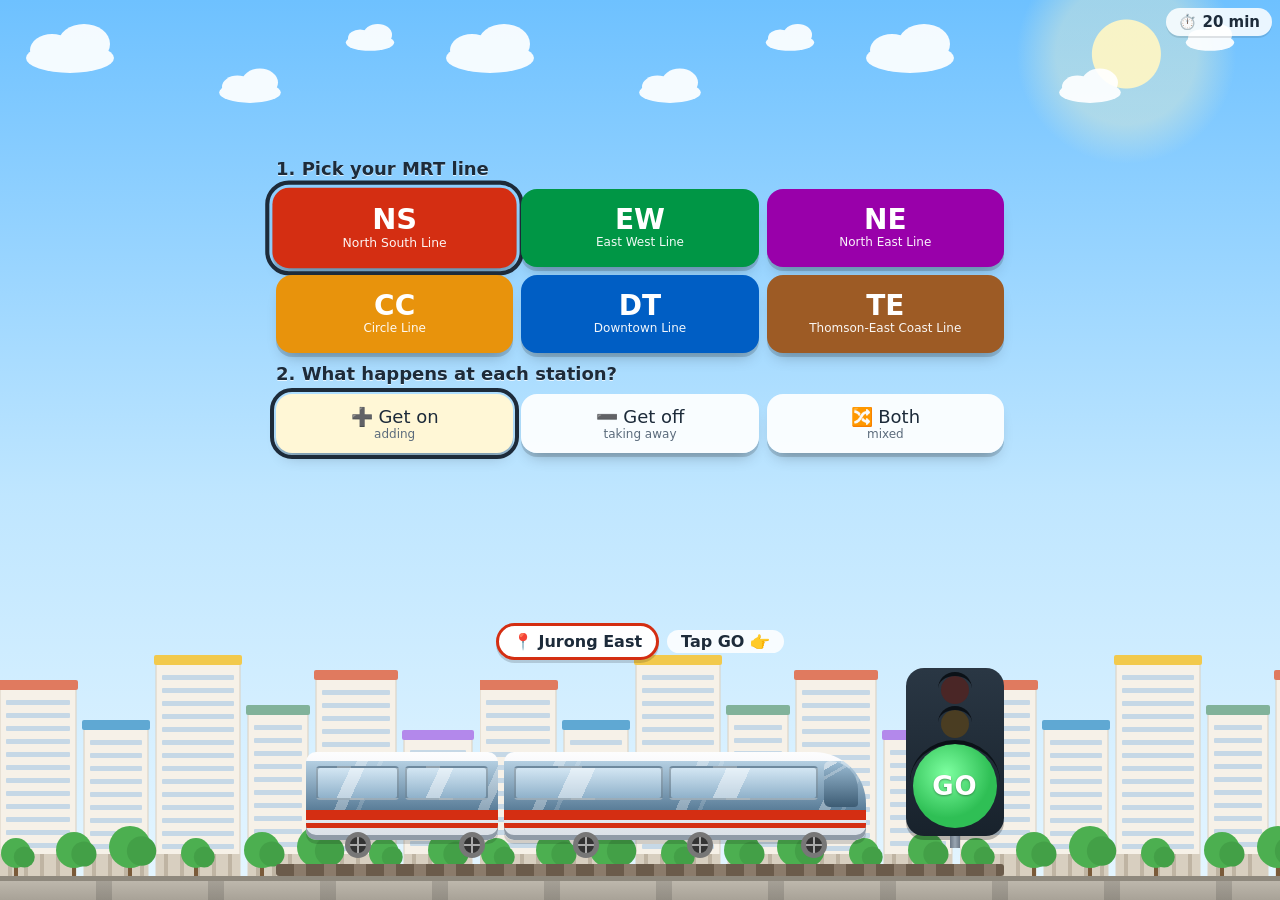
<file: games/mrt/index.html>
<!doctype html>
<html lang="en">
<head>
<meta charset="utf-8">
<meta name="viewport" content="width=device-width, initial-scale=1, maximum-scale=1, user-scalable=no">
<title>MRT Math Express</title>
<!-- Home Screen / app icon: an MRT train (icons/icon.svg is the source drawing) -->
<link rel="apple-touch-icon" href="icons/icon-180.png">
<link rel="icon" type="image/png" sizes="192x192" href="icons/icon-192.png">
<link rel="manifest" href="manifest.webmanifest">
<meta name="apple-mobile-web-app-title" content="MRT Math">
<meta name="theme-color" content="#5fb8ff">
<style>
  :root {
    --bg: #f1f8ff;
    --ink: #1d2b3a;
    --muted: #5b6b7c;
    --card: #ffffff;
    --line: #D42E12;
    --good: #2fa84f;
    --bad: #e0574a;
    --platform: #c9d3dc;
    --shadow: 0 4px 0 rgba(0,0,0,.15), 0 10px 16px -8px rgba(0,0,0,.3);
  }
  * { box-sizing: border-box; -webkit-tap-highlight-color: transparent; }
  html, body { margin: 0; height: 100%; }
  body {
    background: var(--bg);
    color: var(--ink);
    font-family: "Comic Sans MS", "Chalkboard SE", "Baloo 2", system-ui, sans-serif;
    user-select: none;
    overflow-x: hidden;
  }
  button { font: inherit; color: inherit; cursor: pointer; border: 0; }
  .screen { display: none; min-height: 100%; padding: 16px; max-width: 760px; margin: 0 auto; }
  .screen.active { display: flex; flex-direction: column; gap: 14px; animation: screenIn .3s ease-out; }
  @keyframes screenIn { from { opacity: 0; } }

  /* ---------- Home ---------- */
  h1 { font-size: clamp(28px, 7vw, 44px); margin: 8px 0 0; text-align: center; }
  .sub { text-align: center; color: var(--muted); margin: 0; font-size: 18px; }
  h2 { font-size: 20px; margin: 6px 0 0; }
  .lines { display: grid; grid-template-columns: repeat(auto-fill, minmax(150px, 1fr)); gap: 10px; }
  .line-btn {
    background: var(--c); color: #fff; border-radius: 18px; padding: 14px 12px;
    text-align: left; box-shadow: var(--shadow); position: relative; min-height: 76px;
    outline: 4px solid transparent; outline-offset: 3px; transition: transform .1s;
  }
  .line-btn .code { font-size: 26px; font-weight: bold; display: block; }
  .line-btn .name { font-size: 14px; opacity: .95; }
  .line-btn .badge { position: absolute; top: 8px; right: 10px; font-size: 20px; }
  .line-btn.sel { outline-color: var(--ink); transform: scale(1.03); }
  .choices { display: flex; gap: 10px; flex-wrap: wrap; }
  .pill {
    flex: 1 1 140px; background: var(--card); border-radius: 18px; padding: 14px 10px;
    font-size: 20px; box-shadow: var(--shadow); outline: 4px solid transparent; outline-offset: 2px;
  }
  .pill small { display: block; font-size: 13px; color: var(--muted); }
  .pill.sel { outline-color: var(--ink); background: #fff7d6; }
  .go {
    background: var(--good); color: #fff; font-size: 30px; border-radius: 24px; padding: 16px;
    box-shadow: 0 6px 0 #1f7a37; margin-top: 6px;
  }
  .go:active { transform: translateY(4px); box-shadow: 0 2px 0 #1f7a37; }

  /* the start button is a train that pulls in, waits, and drives off when tapped */
  .start-hint { text-align: center; font-size: 18px; font-weight: bold; margin: 0; }
  .start-hint span { display: inline-block; animation: point .6s ease-in-out infinite alternate; }
  @keyframes point { to { transform: translateY(6px); } }
  /* the start train waits in a dock at the bottom of the home screen, after the choices */
  #home.screen { padding-bottom: 240px; } /* replaced by the dock's real height in JS */
  .start-dock {
    position: fixed; z-index: 5; left: 0; right: 0; bottom: 0;
    padding: 8px 16px calc(10px + env(safe-area-inset-bottom, 0px));
    background: var(--bg); box-shadow: 0 -6px 16px rgba(0,0,0,.12);
  }
  .start-dock > * { max-width: 728px; margin-inline: auto; }
  .start-track { display: flex; align-items: flex-end; gap: 10px; }
  .start-track > .start-train { flex: 1; min-width: 0; }
  /* phones: one carriage, so the signal fits beside it */
  @media (max-width: 520px) {
    .start-train .st-car:first-child { display: none; }
    .start-train .st-wheels i:nth-child(5) { display: none; }
  }
  .signal { flex: none; position: relative; z-index: 2; display: flex; flex-direction: column; align-items: center; margin-bottom: 12px; }
  .sig-head {
    display: flex; flex-direction: column; align-items: center; gap: 6px; padding: 8px 7px;
    background: linear-gradient(#2a3744, #18222c); border-radius: 18px; box-shadow: 0 4px 0 rgba(0,0,0,.25);
  }
  .sig-pole { width: 10px; height: 12px; background: linear-gradient(90deg, #6b7785, #9aa6b2, #6b7785); }
  .lamp { position: relative; display: block; border-radius: 50%; transition: background .25s, box-shadow .25s, color .25s; }
  /* a little hood over each lamp, like a real signal */
  .lamp::before { content: ""; position: absolute; left: -3px; right: -3px; top: -4px; height: 45%; border-radius: 50% 50% 0 0 / 100% 100% 0 0; border-top: 4px solid #0b1117; }
  .lamp-red, .lamp-amber { width: 28px; height: 28px; }
  .lamp-red { background: #4a2626; }
  .lamp-amber { background: #4a3d22; }
  .lamp-go {
    width: 84px; height: 84px; font-size: 26px; font-weight: 800; letter-spacing: 1px;
    background: #1e3d2a; color: #3e6b4d; border: 0;
  }
  .lamp-go:focus-visible { outline: 4px solid #fff; outline-offset: 3px; }
  .signal.red .lamp-red { background: #ff4b3e; box-shadow: 0 0 14px #ff4b3e; }
  .signal.amber .lamp-amber { background: #ffb21e; box-shadow: 0 0 14px #ffb21e; }
  .signal.green .lamp-go { background: radial-gradient(circle at 40% 35%, #7dffa0, #2fbf55 60%); color: #fff; text-shadow: 0 1px 2px rgba(0,0,0,.35); animation: goGlow 1.1s ease-in-out infinite alternate; }
  .signal.go .lamp-go { animation: goFlash .15s linear 4 alternate; }
  @keyframes goGlow { from { box-shadow: 0 0 10px #48e070; transform: scale(1); } to { box-shadow: 0 0 26px #48e070; transform: scale(1.06); } }
  @keyframes goFlash { to { background: #eafff0; } }
  .signal.nudge { animation: nudge .45s; }
  @keyframes nudge { 20%, 60% { transform: translateX(-6px); } 40%, 80% { transform: translateX(6px); } }
  .start-hint.wait { color: var(--muted); }
  /* iPhone/iPad: while the train pulls in, the hint reminds grown-ups that silent mode mutes the narration */
  .start-hint .tip-short { display: none; }
  @media (max-width: 360px) { .start-hint .tip-long { display: none; } .start-hint .tip-short { display: inline; } }
  @media (max-height: 700px) {
    .sig-head { gap: 4px; padding: 6px; }
    .lamp-red, .lamp-amber { width: 20px; height: 20px; }
    .lamp-go { width: 72px; height: 72px; font-size: 22px; }
  }
  .start-track { position: relative; overflow: hidden; padding: 8px 0 16px; }
  .start-track::after { content: ""; position: absolute; left: 0; right: 0; bottom: 0; height: 12px; background: repeating-linear-gradient(90deg, #6b5b4b 0 18px, #8b7b6b 18px 30px); border-radius: 3px; }
  .start-train {
    position: relative; z-index: 1; display: flex; gap: 6px; width: 100%; max-width: 560px; margin: 0 auto;
    padding: 0 0 20px; background: none; border-radius: 16px;
    animation: pullIn 1.7s both;
  }
  .start-train:focus-visible { outline: 4px solid var(--ink); outline-offset: 4px; }
  .start-train.leaving { animation: driveOff 1.1s cubic-bezier(.55,0,.9,.45) forwards; }
  @keyframes pullIn {
    0% { transform: translateX(-120vw); animation-timing-function: cubic-bezier(.15,.7,.35,1); }
    82% { transform: translateX(12px); animation-timing-function: ease-in-out; }
    100% { transform: none; }
  }
  .start-train.swapping { animation: driveOff .6s cubic-bezier(.55,0,.9,.45) forwards; }
  @keyframes driveOff { to { transform: translateX(120vw); } }
  .st-car {
    flex: 1; height: 88px; display: flex; align-items: flex-start; gap: 6px; padding: 14px 10px 0;
    background:
      linear-gradient(to bottom, transparent 66%, var(--line) 66% 77%, transparent 77% 81%, var(--line) 81% 86%, transparent 86%),
      repeating-linear-gradient(115deg, transparent 0 46px, rgba(255,255,255,.32) 46px 56px, transparent 56px 66px, rgba(255,255,255,.16) 66px 70px, transparent 70px 130px),
      linear-gradient(to bottom, transparent 9px, #b4cfe2 9px, #5a7d98 58px, transparent 58px),
      linear-gradient(#fdfdfe, #d9e0e7);
    background-size: auto, 100% 49px, auto, auto; background-position: 0 0, 0 9px, 0 0, 0 0; background-repeat: no-repeat;
    border-radius: 10px; box-shadow: inset 0 -5px 0 #8f9ba7, 0 4px 0 rgba(0,0,0,.15);
  }
  .start-train.waiting .st-car { animation: idle 1s ease-in-out infinite alternate; }
  .start-train.waiting .st-car:last-of-type { animation-delay: .15s; }
  @keyframes idle { to { transform: translateY(-3px); } }
  .st-win { flex: 1; height: 34px; border-radius: 4px; border: 2px solid rgba(29,40,52,.3);
    background: linear-gradient(115deg, transparent 0 35%, rgba(255,255,255,.45) 35% 50%, transparent 50%), linear-gradient(#d3e6f3, #8fb1ca); }
  .st-lead { flex: 2; border-radius: 10px 52px 10px 10px; justify-content: space-between; padding-right: 8px; }
  .st-cab { flex: none; width: 34px; height: 46px; margin-top: -5px; background: linear-gradient(150deg, rgba(255,255,255,.55) 0 14%, transparent 14% 24%, rgba(255,255,255,.25) 24% 29%, transparent 29%), linear-gradient(#9cbdd5, #3d5c74); border-radius: 6px 30px 4px 6px; }
  .st-wheels { position: absolute; left: 7%; right: 7%; bottom: 2px; display: flex; justify-content: space-between; }
  .st-wheels i {
    width: 26px; height: 26px; border-radius: 50%; border: 5px solid #777;
    background: linear-gradient(90deg, transparent 42%, #aaa 42% 58%, transparent 58%), linear-gradient(0deg, transparent 42%, #aaa 42% 58%, transparent 58%), #333;
    animation: spin .5s linear infinite; animation-play-state: paused;
  }
  .start-train:not(.waiting) .st-wheels i { animation-play-state: running; }
  @keyframes spin { to { transform: rotate(360deg); } }

  /* Compact start screen: everything fits on one page above the dock, centred in the space left. */
  #home.screen { gap: 10px; padding-top: 12px; min-height: 100vh; min-height: 100dvh; justify-content: center; }
  #home h2 { font-size: 18px; margin: 0; }
  #home .lines { grid-template-columns: repeat(3, 1fr); gap: 8px; }
  #home .line-btn {
    min-height: 0; height: 78px; padding: 8px 6px; border-radius: 16px; text-align: center;
    display: flex; flex-direction: column; align-items: center; justify-content: center; gap: 2px;
  }
  #home .line-btn .code { font-size: 28px; line-height: 1; }
  #home .line-btn .name { font-size: 12px; line-height: 1.15; }
  #home .line-btn .badge { top: 3px; right: 6px; font-size: 16px; }
  #home .choices { flex-wrap: nowrap; gap: 8px; }
  #home .pill { flex: 1 1 0; min-width: 0; padding: 12px 4px; font-size: 18px; border-radius: 16px; }
  #home .pill small { font-size: 12px; }
  #home .start-hint { font-size: 16px; }
  @media (max-height: 600px) {
    #home .line-btn { height: 62px; }
    #home .line-btn .code { font-size: 22px; }
    #home .line-btn .name { font-size: 10px; }
    #home .pill { padding: 8px 2px; font-size: 15px; }
    #home h2 { font-size: 16px; }
  }

  /* Phone held sideways: too short for a bottom dock, so the train and signal move to the right side. */
  @media (orientation: landscape) and (max-height: 500px) {
    .start-dock {
      left: auto; top: 0; width: min(42vw, 340px); display: flex; flex-direction: column; justify-content: flex-end; gap: 6px;
      padding: 8px 16px var(--deck); box-shadow: none;
    }
    .start-dock > * { width: 100%; }
    .start-train .st-car:first-child { display: none; }
    .start-train .st-wheels i:nth-child(5) { display: none; }
    #home .line-btn { height: 58px; }
    #home .line-btn .code { font-size: 22px; }
    #home .line-btn .name { font-size: 10px; }
    #home .pill { padding: 6px 2px; font-size: 15px; }
    #home h2 { font-size: 15px; }
    #home.screen { gap: 6px; padding-top: 8px; }
  }

  /* Start screen scenery: an elevated MRT station on a sunny day. Sky and drifting clouds behind the
     choices; HDB flats, trees and a concrete viaduct behind the docked train. Images are SVG tiles made
     in paintStation(); body[data-screen] is set by show(). */
  body[data-screen="home"] {
    background: radial-gradient(circle at 88% 6%, rgba(255,246,196,.95) 0 34px, rgba(255,246,196,.35) 35px 70px, transparent 110px),
      linear-gradient(#6ec1ff, #bfe6ff 55%, #e6f6ff);
    background-attachment: fixed;
  }
  body[data-screen="home"]::before {
    content: ""; position: fixed; z-index: -1; inset: 6px 0 auto; height: 120px; pointer-events: none;
    background-image: var(--clouds); background-repeat: repeat-x; background-size: 420px 120px;
    animation: clouds 90s linear infinite;
  }
  @keyframes clouds { to { background-position-x: 420px; } }
  #home h2 { text-shadow: 0 1px 0 rgba(255,255,255,.7); }
  #home .pill:not(.sel) { background: rgba(255,255,255,.92); }
  .start-dock {
    --deck: calc(24px + env(safe-area-inset-bottom, 0px));
    padding-bottom: var(--deck); box-shadow: none;
    background:
      /* viaduct deck with a darker top edge and the piers' shadow lines */
      linear-gradient(#8e887d 0 5px, transparent 5px) 0 100% / 100% var(--deck) no-repeat,
      repeating-linear-gradient(90deg, transparent 0 96px, rgba(0,0,0,.13) 96px 112px) 0 100% / 100% var(--deck) no-repeat,
      linear-gradient(#c3bdb2, #a8a297) 0 100% / 100% var(--deck) no-repeat,
      /* HDB flats and trees standing behind the train */
      var(--hdb) 0 calc(100% - var(--deck)) / 480px 230px repeat-x,
      transparent;
  }
  .start-hint { background: rgba(255,255,255,.85); border-radius: 999px; padding: 2px 14px; width: fit-content; margin-inline: auto; }

  /* start station chip in the dock */
  .dock-row { display: flex; align-items: center; justify-content: center; gap: 8px; flex-wrap: wrap; }
  .start-chip {
    background: #fff; border-radius: 999px; padding: 6px 14px; font-size: 16px; font-weight: bold;
    box-shadow: 0 3px 0 rgba(0,0,0,.15); border: 3px solid var(--line); max-width: 60vw; overflow: hidden; text-overflow: ellipsis; white-space: nowrap;
  }
  #home .start-hint { margin: 0; }

  /* play time: the grown-ups' button (start screen, top right), the settings, and the sleeping train */
  .gate-card, .parent-card { max-width: 420px; }
  .gate-q { margin: 0; font-size: 26px; font-weight: 800; text-align: center; }
  .gate-row { display: flex; gap: 10px; }
  .gate-row input { flex: 1; min-width: 0; font: inherit; font-size: 28px; text-align: center; border: 3px solid #c9d3dc; border-radius: 14px; padding: 6px; }
  .gate-row .go { margin: 0; padding: 8px 22px; font-size: 22px; }
  .gate-msg { margin: 0; min-height: 1.3em; text-align: center; color: var(--bad); }
  .p-limits { display: flex; flex-wrap: wrap; gap: 8px; }
  .p-limits .pill { flex: 1 1 28%; }
  .p-note, .p-today { margin: 0; font-size: 15px; color: var(--muted); }
  .p-today { color: var(--ink); font-weight: 700; }
  .p-row { display: grid; gap: 8px; }
  .end-time { margin: 0; font-size: 14px; color: var(--muted); }
  .end-time:empty { display: none; }
  .stops-pill { position: absolute; z-index: 4; top: 8px; right: 8px; background: #1f2a44; color: #ffe9a8; border-radius: 999px; padding: 2px 10px; font-size: 15px; font-weight: 800; line-height: 1.5; box-shadow: 0 2px 0 rgba(0,0,0,.2); pointer-events: none; }
  .stops-pill[hidden] { display: none; }
  #gate, #parent { z-index: 50; }
  .overlay.sleep { z-index: 40; background: linear-gradient(#0c1734, #2a3a63); }
  .sleep-card { position: relative; max-width: 420px; text-align: center; color: #fff; display: flex; flex-direction: column; align-items: center; gap: 14px; }
  .sleep-card h2 { margin: 0; font-size: 30px; }
  .sleep-card p { margin: 0; font-size: 19px; color: #d6e2f5; }
  .sleep-btn { margin-top: 24px; border: 2px solid rgba(255,255,255,.45); border-radius: 999px; background: transparent; color: #d6e2f5; font: inherit; font-size: 16px; padding: 8px 18px; }
  .sleep-moon { width: 70px; height: 70px; border-radius: 50%; box-shadow: inset 18px -8px 0 0 #f4eec4; transform: rotate(-20deg); }
  .sleep-train { position: relative; width: 240px; margin-bottom: 22px; }
  .sleep-train .mini-train { animation: none; }
  .sleep-train i { position: absolute; right: 18px; top: -8px; color: #cfe0ff; font: italic 800 22px system-ui, sans-serif; opacity: 0; animation: zzz 3s ease-out infinite; }
  .sleep-train i:nth-of-type(2) { animation-delay: 1s; } .sleep-train i:nth-of-type(3) { animation-delay: 2s; font-size: 30px; }
  @keyframes zzz { 0% { opacity: 0; transform: translate(0, 0); } 20% { opacity: 1; } 100% { opacity: 0; transform: translate(26px, -60px); } }

  /* overlays: start picker, MRT map, interchange choice */
  .overlay { position: fixed; inset: 0; z-index: 30; display: flex; align-items: center; justify-content: center; padding: 12px; background: rgba(15,25,35,.55); }
  .overlay[hidden] { display: none; }
  .ov-card { background: #fff; border-radius: 22px; width: 100%; max-width: 720px; max-height: calc(100dvh - 24px); display: flex; flex-direction: column; gap: 10px; padding: 12px; box-shadow: 0 8px 0 rgba(0,0,0,.2); }
  .ov-head { display: flex; align-items: center; gap: 10px; font-size: 19px; }
  .ov-head b { flex: 1; }
  .map-scroll { overflow: auto; border-radius: 14px; background: #eef6fb; flex: none; max-height: 46dvh; -webkit-overflow-scrolling: touch; }
  #mapView .map-scroll { max-height: calc(100dvh - 140px); flex: 1; }
  .map-scroll svg { display: block; width: 960px; height: auto; }
  .map-key { margin: 0; text-align: center; font-size: 13px; color: var(--muted); }
  .mst.pickable { cursor: pointer; }
  .here-ring { transform-box: fill-box; transform-origin: center; animation: hereRing 1.2s ease-out infinite; }
  @keyframes hereRing { from { transform: scale(.6); opacity: 1; } to { transform: scale(1.8); opacity: 0; } }
  /* start picker: the map is the picker, so it fills the card and is drawn larger */
  #picker .map-scroll { max-height: none; flex: 1; min-height: 0; }
  #picker .map-scroll svg { width: 1300px; }
  #picker .ov-card { height: calc(100dvh - 24px); }
  .pick-label { cursor: pointer; }
  .dir-row { display: grid; gap: 10px; flex: none; }
  .dir-row[hidden] { display: none; }
  /* Every direction choice is a platform sign: platform letter, line, "towards" destination, an arrow,
     and the next stops on a strip like the route map above the train doors. */
  .psign {
    display: flex; flex-direction: column; gap: 8px; width: 100%; text-align: left; border: 0; border-radius: 12px; padding: 10px 12px;
    background: linear-gradient(#262e36, #12181e); color: #fff; box-shadow: 0 5px 0 rgba(0,0,0,.3), inset 0 0 0 2px #3a4651;
  }
  .psign:active { transform: translateY(3px); box-shadow: 0 2px 0 rgba(0,0,0,.3), inset 0 0 0 2px #3a4651; }
  .psign .top { display: flex; align-items: center; gap: 10px; }
  .psign .plat { flex: none; width: 46px; height: 46px; border-radius: 10px; background: #f2c94c; color: #12181e; font-weight: 900; font-size: 26px; display: flex; align-items: center; justify-content: center; }
  .psign .txt { flex: 1; min-width: 0; }
  .psign .to { font-size: 12px; color: #b9c4cf; letter-spacing: .4px; text-transform: uppercase; line-height: 1.3; }
  .psign .to .lc { display: inline-block; color: #fff; font-weight: 800; border-radius: 5px; padding: 0 5px; margin-right: 4px; letter-spacing: 0; }
  .psign .dest { font-size: 21px; font-weight: 800; line-height: 1.15; }
  .psign .arrow { flex: none; width: 44px; height: 44px; border-radius: 50%; background: #fff; color: #12181e; font-size: 28px; font-weight: 900; display: flex; align-items: center; justify-content: center; }
  .psign .strip { display: flex; align-items: center; padding: 0 4px; }
  .psign .strip i { flex: none; width: 12px; height: 12px; border-radius: 50%; background: #fff; border: 3px solid var(--c); }
  .psign .strip b { flex: 1; height: 5px; background: var(--c); }
  .psign .names { display: flex; gap: 4px; font-size: 11px; line-height: 1.15; color: #b9c4cf; }
  .psign .names span { flex: 1; text-align: center; }
  .psign .names span:first-child { text-align: left; color: #fff; font-weight: bold; }
  .psign .names span:last-child { text-align: right; }
  .psign.end .plat { background: #fff; }
  .xchg-card { max-width: 440px; text-align: center; overflow: auto; }
  .xchg-card h3 { margin: 4px 0 0; font-size: 23px; }
  .xchg-sub { margin: 0; color: var(--muted); font-size: 17px; }
  .x-opts { display: grid; gap: 10px; }

  /* surprises during the ride */
  .sitem { position: absolute; z-index: 3; font-size: 30px; line-height: 1; pointer-events: none; animation: bob 1.4s ease-in-out infinite alternate; transition: transform .9s ease-in, opacity .9s; }
  .sitem.away { transform: translate(140px, -120px) !important; opacity: 0; }
  @keyframes bob { to { transform: translateY(-8px); } }

  /* long lines: small dots on the route strip */

  /* ---------- Game ---------- */
  .topbar { display: flex; align-items: center; gap: 8px; }
  .icon-btn { background: var(--card); border-radius: 14px; width: 48px; height: 48px; font-size: 24px; box-shadow: var(--shadow); flex: none; }
  .topbar { justify-content: space-between; }
  /* play time left today (only with a limit set), counting down while riding */
  .clock { background: #1f2a44; color: #ffe9a8; border-radius: 14px; padding: 10px 14px; font: 800 20px ui-monospace, Menlo, Consolas, monospace; box-shadow: var(--shadow); font-variant-numeric: tabular-nums; }
  .clock[hidden] { display: none; }
  /* start screen, top right: today's play time left; tapping it opens the grown-ups' settings */
  .home-clock { position: fixed; z-index: 6; top: calc(8px + env(safe-area-inset-top, 0px)); right: calc(8px + env(safe-area-inset-right, 0px)); border: 0; background: rgba(255,255,255,.85); color: var(--ink); border-radius: 999px; padding: 5px 12px; font: inherit; font-size: 15px; font-weight: 800; box-shadow: 0 2px 0 rgba(0,0,0,.1); }
  body:not([data-screen="home"]) .home-clock { display: none; }
  /* hub mode (inside the all-in-one app): the chip becomes a big "back to all games" button */
  .home-clock.hub-exit { left: calc(8px + env(safe-area-inset-left, 0px)); right: auto; width: 64px; height: 64px; padding: 0; border-radius: 50%; background: none; box-shadow: none;
    filter: drop-shadow(0 3px 3px rgba(80, 50, 20, .25)); animation: hubBob 2s ease-in-out infinite; }
  .home-clock.hub-exit svg { display: block; width: 64px; height: 64px; }
  @keyframes hubBob { 0%, 100% { transform: translateY(-2px); } 50% { transform: translateY(2px); } }
  @media (prefers-reduced-motion: reduce) { .home-clock.hub-exit { animation: none; } }
  #home.screen.hub-room { padding-top: calc(80px + env(safe-area-inset-top, 0px)); } /* keep the choices clear of it */
  /* hub mode: the in-game clock chip in the shared cream look (orange with a moon in the last minute) */
  .clock.hub-clock { display: flex; align-items: center; gap: 6px; background: #fff6e0; color: #3a2a3c; border-radius: 999px; padding: 8px 14px 8px 10px; box-shadow: 0 0 0 2px #d9b57f, var(--shadow); }
  .clock.hub-clock.late { background: #ff9a2e; box-shadow: 0 0 0 2px #d9761a, var(--shadow); }
  .clock.hub-clock svg { width: 22px; height: 22px; flex: none; }
  .clock.hub-clock[hidden] { display: none; }
  .stars { font-size: 20px; background: var(--card); border-radius: 14px; padding: 10px 12px; box-shadow: var(--shadow); white-space: nowrap; }

  /* Route strip: the line's first and last stations named at the two ends, and a close-up "window" of big dots
     for the stations around the train (more of them ahead than behind). "⋯" shows the line carries on. */
  .route { display: flex; align-items: center; gap: 8px; margin: 6px 0 0; height: 42px; }
  .route { gap: 6px; }
  .route .end { flex: none; max-width: 66px; font-size: 11.5px; font-weight: 800; line-height: 1.1; color: var(--ink); text-align: center; overflow-wrap: anywhere; }
  .route .rail-box { position: relative; flex: 1; min-width: 0; height: 42px; }
  .route .track { position: absolute; left: 0; right: 0; top: 27px; height: 8px; margin-top: -4px; border-radius: 4px; background: var(--line); opacity: .35; }
  .route .done { position: absolute; left: 0; top: 27px; height: 8px; margin-top: -4px; border-radius: 4px; background: var(--line); }
  .route .dot { position: absolute; top: 27px; width: 18px; height: 18px; border-radius: 50%; background: #fff; border: 4px solid var(--line); transform: translate(-50%, -50%); }
  .route .dot.passed { background: var(--line); }
  .route .more { position: absolute; top: 27px; transform: translateY(-50%); background: var(--bg); color: var(--line); font-weight: 900; font-size: 18px; line-height: 1; padding: 0 2px; }
  .route .more.l { left: 0; } .route .more.r { right: 0; }
  .route .marker { position: absolute; top: -2px; margin-left: -13px; font-size: 24px; }

  .signrow { display: flex; justify-content: center; align-items: center; gap: 10px; flex-wrap: wrap; }
  .icon-btn.off { opacity: .45; }
  /* station sign ("Start", "Now at", "Next stop") styled like an MRT platform sign: line badges for every
     line that stops here (current line first), the station name, and an arrow for the next stop */
  .sign {
    align-self: center; display: flex; gap: 10px; align-items: center; min-width: 0; max-width: 100%;
    background: linear-gradient(#262e36, #12181e); color: #fff; border-radius: 12px; padding: 7px 12px;
    box-shadow: 0 4px 0 rgba(0,0,0,.25), inset 0 0 0 2px #3a4651;
  }
  .sign-lines { display: flex; flex-direction: column; gap: 3px; flex: none; }
  .sign-lines .lc { color: #fff; font-weight: 800; font-size: 13px; border-radius: 5px; padding: 1px 6px; text-align: center; }
  .sign-txt { display: flex; flex-direction: column; min-width: 0; }
  .sign .lbl { color: #b9c4cf; font-size: 11px; letter-spacing: .5px; text-transform: uppercase; line-height: 1.2; }
  .sign-name { font-size: 21px; font-weight: 800; line-height: 1.15; white-space: nowrap; overflow: hidden; text-overflow: ellipsis; }
  .sign-arrow { flex: none; width: 32px; height: 32px; border-radius: 50%; background: #fff; color: #12181e; font-size: 22px; font-weight: 900; display: flex; align-items: center; justify-content: center; }
  .sign-arrow[hidden] { display: none; }

  .scene {
    --sky1: #cfeaff; --sky2: #f6fcff;
    --sky: 84px; --floor: 86px; --paxh: 70px; --seat: 34px; /* the sky above the train, the platform, a person's height, a seat */
    position: relative; overflow: hidden; border-radius: 26px; background: linear-gradient(var(--sky1), var(--sky2) 70%); box-shadow: 0 12px 24px -14px rgba(40,70,110,.55);
  }
  /* time of day and weather (set by applyEnv() as data attributes on the scene) */
  .scene[data-time="morning"] { --sky1: #ffd2a8; --sky2: #e3f3ff; }
  .scene[data-time="evening"] { --sky1: #ff925f; --sky2: #ffd7a1; }
  .scene[data-time="night"] { --sky1: #0c1734; --sky2: #2a3a63; }
  .scene[data-weather="cloudy"] { --sky1: #b6c4d2; --sky2: #e1e8ee; }
  .scene[data-weather="rain"] { --sky1: #8a9bad; --sky2: #c1cbd5; }
  .scene[data-weather="storm"] { --sky1: #5b6a7a; --sky2: #96a3b0; }
  .scene[data-time="night"][data-weather="cloudy"] { --sky1: #141b28; --sky2: #2f3a4d; }
  .scene[data-time="night"][data-weather="rain"], .scene[data-time="night"][data-weather="storm"] { --sky1: #0f141c; --sky2: #27303d; }
  .scene[data-time="night"] .layer { filter: brightness(.42) saturate(.6); }
  .scene[data-time="night"][data-place="open"] .stage .floor, .scene[data-time="night"][data-place="open"] .stage::before { filter: brightness(.62); }
  .scene[data-time="evening"] .layer { filter: sepia(.25) brightness(.9); }
  .scene[data-weather="rain"] .layer, .scene[data-weather="storm"] .layer { filter: brightness(.78) saturate(.6); }
  .scene[data-time="night"][data-weather="rain"] .layer, .scene[data-time="night"][data-weather="storm"] .layer { filter: brightness(.35) saturate(.5); }
  .sky-body { position: absolute; z-index: 0; top: 8px; right: 18px; width: 30px; height: 30px; border-radius: 50%; background: #ffd84a; box-shadow: 0 0 18px 6px rgba(255,216,74,.55); }
  .scene[data-time="morning"] .sky-body { top: 26px; background: #ffc76a; }
  .scene[data-time="evening"] .sky-body { top: 30px; background: #ff7a3d; box-shadow: 0 0 22px 8px rgba(255,122,61,.5); }
  .scene[data-time="night"] .sky-body { background: transparent; box-shadow: inset 9px -4px 0 0 #f4eec4; } /* a crescent moon */
  .scene:not([data-weather="sunny"]) .sky-body { opacity: .25; }
  .sky-stars { position: absolute; z-index: 0; inset: 0 0 auto; height: 70px; opacity: 0; pointer-events: none;
    background: radial-gradient(1.5px 1.5px at 20px 14px, #fff 99%, transparent), radial-gradient(1px 1px at 70px 40px, #fff 99%, transparent),
      radial-gradient(1.5px 1.5px at 130px 22px, #fff 99%, transparent), radial-gradient(1px 1px at 170px 52px, #fff 99%, transparent),
      radial-gradient(1.5px 1.5px at 215px 10px, #fff 99%, transparent);
    background-size: 240px 70px; }
  .scene[data-time="night"]:not([data-weather="rain"]):not([data-weather="storm"]) .sky-stars { opacity: .9; }
  .sky-clouds { position: absolute; z-index: 0; inset: 0 0 auto; height: 70px; opacity: 0; pointer-events: none;
    background: var(--clouds) 0 -6px / 300px 90px repeat-x; animation: skyDrift 50s linear infinite; }
  @keyframes skyDrift { to { background-position-x: 300px; } }
  .scene[data-weather="sunny"] .sky-clouds { opacity: .55; }
  .scene[data-weather="cloudy"] .sky-clouds { opacity: .95; }
  .scene[data-weather="rain"] .sky-clouds { opacity: 1; filter: brightness(.72); }
  .scene[data-weather="storm"] .sky-clouds { opacity: 1; filter: brightness(.5); }
  .scene[data-time="night"] .sky-clouds { filter: brightness(.3); }
  /* rain falls behind the train (so the passengers stay easy to count); storms add lightning flashes
     in the sky. Neither shows underground. */
  .rain { position: absolute; z-index: 0; inset: 0; opacity: 0; pointer-events: none;
    background: repeating-linear-gradient(104deg, transparent 0 11px, rgba(225,238,255,.6) 11px 12px) 0 0 / 64px 64px;
    animation: rainFall .35s linear infinite; }
  @keyframes rainFall { to { background-position: -16px 64px; } }
  .scene[data-weather="rain"] .rain { opacity: .7; }
  .scene[data-weather="storm"] .rain { opacity: .95; animation-duration: .25s; }
  .flash { position: absolute; z-index: 0; inset: 0; opacity: 0; pointer-events: none; background: #fff; }
  .scene[data-weather="storm"] .flash { animation: lightning 7s linear infinite; }
  @keyframes lightning { 0%, 88% { opacity: 0; } 89% { opacity: .75; } 90% { opacity: 0; } 92% { opacity: .5; } 93%, 100% { opacity: 0; } }
  .scene[data-place="ug"] .rain, .scene[data-place="ug"] .flash { opacity: 0 !important; animation: none; }
  /* underground platform: ceiling with strip lights, tiled wall and a band in the line colour */
  .indoor { position: absolute; z-index: 0; inset: 0; opacity: 0; pointer-events: none;
    background:
      repeating-linear-gradient(90deg, transparent 0 30px, #fff6d5 30px 96px, transparent 96px 130px) 0 9px / 100% 6px no-repeat,
      linear-gradient(#2b3440, #2b3440) 0 0 / 100% 24px no-repeat,
      linear-gradient(var(--line), var(--line)) 0 46px / 100% 8px no-repeat,
      repeating-linear-gradient(0deg, transparent 0 19px, #d5dde4 19px 20px),
      repeating-linear-gradient(90deg, transparent 0 39px, #d5dde4 39px 40px),
      #f3f6f9; }
  .scene[data-place="ug"] .indoor { opacity: 1; }
  .env-pill { position: absolute; z-index: 4; top: 8px; left: 8px; background: rgba(255,255,255,.88); border-radius: 999px; padding: 1px 8px; font-size: 15px; line-height: 1.5; box-shadow: 0 2px 0 rgba(0,0,0,.12); pointer-events: none; }
  /* ---- The station, drawn in a storybook style: flat shapes, soft colours, no outlines. The train is seen
     straight on from the platform; the sky shows above it, with HDB flats and trees peeking over the roof. ---- */
  .layer { position: absolute; left: 0; right: 0; top: 0; height: var(--sky); background-repeat: repeat-x; background-position: 0 100%; background-size: auto 100%; pointer-events: none; }
  .layer.far { opacity: .6; background-position: 70px 100%; }
  .layer.near { height: calc(var(--sky) + 26px); } /* its feet are hidden behind the train */
  .stage { position: relative; z-index: 1; padding-top: var(--sky); }
  /* behind the train (seen when it's away): the far wall of the station and the track */
  .stage::before { content: ""; position: absolute; left: 0; right: 0; top: var(--sky); bottom: var(--floor);
    background: linear-gradient(#f4f7fa, #f4f7fa) 0 calc(100% - 6px) / 100% 3px no-repeat, linear-gradient(#f4f7fa, #f4f7fa) 0 calc(100% - 15px) / 100% 3px no-repeat,
      linear-gradient(#d6dde5 0 5px, #e9eff5 5px calc(100% - 24px), #a79d90 calc(100% - 24px)); }
  .carbox { position: relative; }
  /* air-conditioning units on the roof */
  .carbox::before { content: ""; position: absolute; left: 0; right: 0; top: -10px; height: 11px; pointer-events: none;
    background: url("data:image/svg+xml,%3Csvg xmlns='http://www.w3.org/2000/svg' width='116' height='11'%3E%3Crect x='32' width='52' height='16' rx='4' fill='%23cfd7df'/%3E%3C/svg%3E") 50% 0 repeat-x; }
  /* The train: a cream body with a roof edge, two stripes in the line colour and a grey skirt. The cars behind
     it run off to the left, so it can drive away to the right. No operator branding. */
  .train {
    position: relative; display: flex; justify-content: center; align-items: stretch; gap: 8px;
    margin-left: -700px; padding: 12px 0 24px 700px;
    background:
      var(--cars) 0 0 / 696px 100% no-repeat,
      linear-gradient(var(--line), var(--line)) 0 calc(100% - 16px) / 100% 9px no-repeat,
      linear-gradient(rgba(251,250,245,.45), rgba(251,250,245,.45)) 0 calc(100% - 10px) / 100% 3px no-repeat,
      linear-gradient(var(--line), var(--line)) 0 calc(100% - 10px) / 100% 3px no-repeat,
      linear-gradient(var(--skirt), var(--skirt)) 0 100% / 100% 12px no-repeat,
      linear-gradient(var(--roof), var(--roof)) 0 0 / 100% 5px no-repeat,
      var(--body);
  }
  .scene { --body: #fbfaf5; --roof: #e1e6ec; --skirt: #e6e9ee; --leaf: #eef2f5; }
  .scene[data-time="night"][data-place="open"] { --body: #cfd5e0; --roof: #b3bcc9; --skirt: #b9c0cc; --leaf: #c6cdd9; } /* the train in the dark */
  /* wider phones show the driver's end: a rounded nose with a windscreen and a headlight, and the gap to the next car */
  @media (min-width: 372px) {
    .train { margin-right: 8px; padding-right: 62px; border-radius: 0 44px 0 0 / 0 52px 0 0; }
    .train::after { content: ""; position: absolute; right: 9px; top: 14px; width: 34px; height: 40px; border-radius: 4px 26px 4px 4px;
      background: linear-gradient(115deg, rgba(255,255,255,.5) 0 22%, transparent 22%), #b9dcee; }
    .train::before { content: ""; position: absolute; left: 704px; top: 5px; bottom: 0; width: 5px; background: rgba(154,166,178,.7); }
    .carbox::after { content: ""; position: absolute; right: 15px; bottom: 32px; width: 9px; height: 9px; border-radius: 50%; background: #ffe27a; }
  }
  /* full-height double sliding doors that open to the inside */
  .door { position: relative; flex: none; width: 30px; margin: -4px 0 -24px; border-radius: 5px; overflow: hidden;
    background: linear-gradient(90deg, transparent 44%, #f2c94c 44% 56%, transparent 56%), linear-gradient(#66768f, #8c9bb1); /* inside: a yellow grab pole */ box-shadow: 0 0 0 1.5px #bcc7d2; }
  .door i { position: absolute; top: 0; bottom: 0; width: 50%; background: var(--leaf); transition: transform .6s ease-in-out; }
  .door i:first-child { left: 0; box-shadow: inset -1px 0 0 #bcc7d2; }
  .door i:last-child { right: 0; }
  .door i::after { content: ""; position: absolute; left: 3px; right: 2.5px; top: 9px; height: 38px; border-radius: 4px; background: #bcdaec; }
  .train.open .door i:first-child { transform: translateX(-100%); }
  .train.open .door i:last-child { transform: translateX(100%); }
  /* The window shows 10 seats in two rows of 5 (a "ten-frame"): the first five blue, the second five orange.
     Passengers fill them in order, so 7 reads as "5 and 2 more"; empty seats are pale. */
  .window {
    flex: none; display: grid; grid-template-columns: repeat(5, var(--seat)); gap: 4px; padding: 4px 6px; border-radius: 13px; border: 3.5px solid #3a4758;
    background: linear-gradient(108deg, transparent 0 7%, rgba(255,255,255,.4) 7% 17%, transparent 17% 22%, rgba(255,255,255,.4) 22% 26%, transparent 26%), #dbeffb;
  }
  .seat { --back: #c9def5; --pad: #e3eefb; position: relative; aspect-ratio: 1 / 1; border-radius: 8px; background: var(--back); }
  .seat::before { content: ""; position: absolute; inset: 27% 7% 6%; border-radius: 6px; background: var(--pad); }
  .seat:nth-child(n+6) { --back: #f8d9bd; --pad: #fdeee0; }
  .seat.full { --back: #5f9be0; --pad: #8ec0f2; }
  .seat.full:nth-child(n+6) { --back: #e99555; --pad: #f7b984; }
  /* at night the carriage lights are on: a warm window that glows */
  .scene[data-time="night"] .window { background-color: #fff3cf; box-shadow: 0 0 16px 3px rgba(255,236,170,.6); }
  /* the platform: a studded yellow safety line, then tiles drawn in perspective (--tiles, from paintScenery()) */
  .stage .floor { display: block; position: relative; height: var(--floor); pointer-events: none;
    background:
      radial-gradient(circle, #d9a520 1.2px, transparent 1.6px) 0 0.4px / 7px 4.5px repeat-x,
      radial-gradient(circle, #d9a520 1.2px, transparent 1.6px) 3.5px 4.6px / 7px 4.5px repeat-x,
      linear-gradient(#f6cf4f 0 9px, transparent 9px),
      linear-gradient(rgba(29,43,74,.2), rgba(29,43,74,0)) 0 9px / 100% 16px no-repeat,
      var(--tiles) 0 9px / 100% calc(100% - 9px) no-repeat, #e7edf3; }
  .platform { position: absolute; z-index: 1; left: 0; right: 0; bottom: 8px; height: var(--paxh); padding: 0 8px; display: flex; justify-content: center; align-items: flex-end; }
  .platform .note { align-self: center; color: var(--muted); font-size: 15px; line-height: 1.3; text-align: center; }
  .cab { position: absolute; inset: 0; z-index: 3; width: 100%; height: 100%; opacity: 0; pointer-events: none; }

  /* Passengers are drawn people (personEl()): each button holds a head-and-shoulders picture for a seat
     and a whole body for the platform, and shows the one that fits where it is. */
  .pax { position: relative; padding: 0; background: none; border-radius: 8px; line-height: 0; }
  .pax svg { display: block; pointer-events: none; overflow: visible; }
  .seat .pax { position: absolute; inset: 0; width: 100%; height: 100%; }
  .seat .pax .bust { width: 100%; height: 100%; }
  .seat .pax .body, .platform .pax .bust { display: none; }
  .pax .body { flex: none; height: var(--paxh); width: calc(var(--paxh) * 36 / 70); }
  .platform .pax { flex: 0 1 calc(var(--paxh) * .56); min-width: 0; height: var(--paxh); display: flex; justify-content: center; }
  /* someone waiting to get on stands in a pool of yellow light, with a shadow at their feet */
  .platform .pax::before { content: ""; position: absolute; z-index: -1; left: 50%; bottom: -4px; width: calc(var(--paxh) * .64); height: 13px; margin-left: calc(var(--paxh) * -.32); border-radius: 50%;
    background: radial-gradient(closest-side, rgba(0,0,0,.24) 0 50%, rgba(255,226,122,.9) 52% 100%); }
  .seat .pax.leaving { background: rgba(255,255,255,.6); box-shadow: 0 0 0 3px var(--bad); }
  .pax.leaving::after { content: "👋"; position: absolute; right: -6px; top: -8px; font-size: 16px; line-height: 1; }
  .pax .n { position: absolute; z-index: 1; left: 50%; top: -12px; transform: translateX(-50%); background: var(--ink); color: #fff; border-radius: 10px; font-size: 13px; line-height: 1.2; padding: 1px 6px; }
  .pax.pop { animation: pop .4s ease-out; }
  @keyframes pop { from { transform: scale(0); } 60% { transform: scale(1.3); } to { transform: scale(1); } }

  /* a passenger walking between the platform and a train door */
  .walker { position: absolute; z-index: 2; pointer-events: none; transform-origin: 50% 100%; }
  .walker svg { display: block; width: 100%; height: 100%; overflow: visible; transform-origin: 50% 100%; animation: waddle .26s ease-in-out infinite alternate; }
  .walker.bye::after { content: "👋"; position: absolute; right: -8px; top: -4px; font-size: 16px; line-height: 1; }
  @keyframes waddle { from { transform: rotate(-6deg); } to { transform: rotate(6deg) translateY(-3px); } }

  /* running count above the train while people get on/off */
  .tally {
    position: absolute; z-index: 2; top: 6px; left: 50%; transform: translateX(-50%);
    background: #fff; color: var(--line); border-radius: 999px; padding: 4px 20px; font-size: 30px; font-weight: bold;
    box-shadow: var(--shadow); opacity: 0; transition: opacity .3s; pointer-events: none; white-space: nowrap;
  }
  .tally.show { opacity: 1; }
  .tally.done { color: var(--good); outline: 4px solid var(--good); }
  .tally.bump { animation: bump .3s; }
  @keyframes bump { 50% { transform: translateX(-50%) scale(1.3); } }

  /* little train running along a track (home + end screens) */
  .mini-track { position: relative; height: 92px; flex: none; overflow: hidden; border-radius: 18px; border-bottom: 8px solid #8b7b6b;
    background: var(--hdb) 0 calc(100% + 4px) / 190px auto repeat-x, var(--clouds) 30px 4px / 200px auto repeat-x, linear-gradient(#bfe3ff, #eaf6ff); }
  #end.sleepy .mini-track { background: var(--hdb) 0 calc(100% + 4px) / 190px auto repeat-x, radial-gradient(1.5px 1.5px at 30px 14px, #fff 99%, transparent) 0 0 / 90px 50px, linear-gradient(#0c1734, #2a3a63); }
  #end.sleepy .mini-train { animation: none; left: calc(50% - 70px); filter: brightness(.75); }
  .mini-train { position: absolute; bottom: 4px; display: flex; gap: 4px; animation: run 7s linear -2.5s infinite; }
  .mini-train span {
    width: 46px; height: 26px; border-radius: 4px; box-shadow: 0 2px 0 rgba(0,0,0,.15);
    background: linear-gradient(to bottom, transparent 62%, var(--line) 62% 78%, transparent 78%),
      linear-gradient(to bottom, transparent 4px, #b4cfe2 4px, #5a7d98 14px, transparent 14px), linear-gradient(#fdfdfe, #d5dce3);
  }
  .mini-train span:last-child { border-radius: 4px 16px 4px 4px; }
  @keyframes run { from { left: -160px; } to { left: 100%; } }

  .story { text-align: center; font-size: 19px; margin: 0; line-height: 1.35; }
  .equation { min-height: 1.2em; text-align: center; font-size: clamp(44px, 13vw, 72px); font-weight: bold; letter-spacing: 2px; margin: 0; }
  .equation .q { display: inline-block; min-width: 1.1em; color: var(--line); border-bottom: 6px dashed var(--line); }
  .answers { min-height: 86px; display: grid; grid-template-columns: repeat(3, 1fr); gap: 12px; }
  .ans {
    background: var(--card); border-radius: 22px; font-size: clamp(40px, 12vw, 60px); font-weight: bold;
    padding: 10px 0; color: #24364b; border: 4px solid transparent; box-shadow: 0 6px 0 #d3deea, 0 16px 20px -12px rgba(40,70,110,.5);
  }
  .ans:active { transform: translateY(4px); box-shadow: 0 2px 0 #d3deea; }
  .ans.wrong { background: #ffe1dd; border-color: var(--bad); opacity: .5; animation: shake .4s; }
  .ans.right { background: #d9f7e1; border-color: var(--good); }
  @keyframes shake { 0%,100%{transform:translateX(0)} 25%{transform:translateX(-8px)} 75%{transform:translateX(8px)} }
  .spark { position: fixed; z-index: 20; font-size: 22px; line-height: 1; pointer-events: none; }
  .stars.bump { animation: starBump .4s ease-out; }
  @keyframes starBump { 40% { transform: scale(1.3); } }
  .feedback { text-align: center; font-size: 22px; min-height: 30px; margin: 0; font-weight: bold; }
  .feedback.good { color: var(--good); }
  .feedback.bad { color: var(--bad); }
  .tip { text-align: center; color: var(--muted); font-size: 14px; margin: 0; }

  /* ---------- End ---------- */
  #end { text-align: center; justify-content: center; }
  #end .pill { flex: none; }
  .big-emoji { font-size: 90px; animation: bounce 1s infinite alternate; }
  @keyframes bounce { to { transform: translateY(-14px); } }
  .end-stars { font-size: 34px; letter-spacing: 2px; word-break: break-all; }
  .end-stars span { display: inline-block; animation: pop .4s ease-out both; }
  .confetti { position: fixed; top: -40px; font-size: 28px; pointer-events: none; animation: fall linear forwards; z-index: 9; }
  @keyframes fall { to { transform: translateY(110vh) rotate(540deg); } }

  /* short phone screens: tighten the game screen so the answers fit */
  @media (max-height: 700px) {
    #game.screen.active { gap: 8px; padding-block: 10px; }
    .route { height: 46px; }
    .scene { --sky: 46px; --floor: 64px; --paxh: 60px; --seat: 32px; }
    .tally { top: 4px; font-size: 24px; padding: 3px 16px; }
    .big-emoji { font-size: 64px; }
    .story { font-size: 17px; }
    .equation { font-size: clamp(36px, 11vw, 60px); }
    .ans { font-size: clamp(34px, 10vw, 52px); padding: 6px 0; }
  }

  @media (min-width: 600px) and (min-height: 701px) { .scene { --sky: 104px; --floor: 104px; --paxh: 86px; --seat: 46px; } }

  @media (prefers-reduced-motion: reduce) {
    body[data-screen="home"]::before { animation: none; }
    .pax, .door i { transition: none; }
    .walker svg, .pax.pop, .tally.bump, .sitem, .here-ring, .sky-clouds, .rain, .sleep-train i, .screen.active, .end-stars span, .stars.bump { animation: none; }
    .sleep-train i { opacity: .8; }
    .big-emoji, .confetti, .mini-train, .start-train, .start-train.leaving, .start-train.swapping, .signal.green .lamp-go, .signal.go .lamp-go, .signal.nudge, .st-car, .st-wheels i, .start-hint span { animation: none !important; }
  }
</style>
</head>
<body>

<!-- HOME -->
<section id="home" class="screen active">
  <button class="home-clock" id="homeClock" aria-label="Play time left today (grown-ups: tap to change)">⏱️</button>
  <h2>1. Pick your MRT line</h2>
  <div class="lines" id="lineList"></div>

  <h2>2. What happens at each station?</h2>
  <div class="choices" id="modeList">
    <button class="pill sel" data-mode="add">➕ Get on<small>adding</small></button>
    <button class="pill" data-mode="sub">➖ Get off<small>taking away</small></button>
    <button class="pill" data-mode="mix">🔀 Both<small>mixed</small></button>
  </div>

  <div class="start-dock">
    <div class="dock-row">
      <button class="start-chip" id="startPick" aria-label="Choose the station to start from">📍 Jurong East</button>
      <p class="start-hint" id="startHint" aria-live="polite">Wait for green…</p>
    </div>
    <div class="start-track">
      <button class="start-train" id="goBtn" aria-label="Tap the train to start">
        <span class="st-car" aria-hidden="true"><i class="st-win"></i><i class="st-win"></i></span>
        <span class="st-car st-lead" aria-hidden="true"><i class="st-win"></i><i class="st-win"></i><i class="st-cab"></i></span>
        <span class="st-wheels" aria-hidden="true"><i></i><i></i><i></i><i></i><i></i></span>
      </button>
      <!-- railway signal: red while the train pulls in, amber as it brakes, green GO when it has stopped -->
      <div class="signal red" id="signal">
        <div class="sig-head">
          <i class="lamp lamp-red" aria-hidden="true"></i>
          <i class="lamp lamp-amber" aria-hidden="true"></i>
          <button class="lamp lamp-go" id="goSignal" aria-label="Go! Start the game">GO</button>
        </div>
        <i class="sig-pole" aria-hidden="true"></i>
      </div>
    </div>
  </div>

</section>

<!-- GAME -->
<section id="game" class="screen">
  <div class="topbar">
    <button class="icon-btn" id="homeBtn" aria-label="Back to start">🏠</button>
    <div class="clock" id="clock" role="timer" aria-label="Play time left" hidden></div>
    <button class="icon-btn" id="soundBtn" aria-label="Sound on or off (music, voice and sounds)">🔊</button>
  </div>

  <div class="route" id="route"></div>

  <div class="signrow">
    <div class="sign" id="stationSign">
      <span class="sign-lines" id="signLines"></span>
      <span class="sign-txt"><span class="lbl" id="signLbl">Now at</span><span class="sign-name" id="stationName">Station</span></span>
      <span class="sign-arrow" id="signArrow" aria-hidden="true" hidden>→</span>
    </div>
    <div class="stars" id="starCount">⭐ 0</div>
    <button class="icon-btn" id="mapBtn" aria-label="Show the MRT map">🗺️</button>
  </div>

  <div class="scene" id="scene">
    <div class="sky-body" aria-hidden="true"></div>
    <div class="sky-stars" aria-hidden="true"></div>
    <div class="sky-clouds" aria-hidden="true"></div>
    <div class="layer far" id="layerFar"></div>
    <div class="layer near" id="layerNear"></div>
    <div class="indoor" aria-hidden="true"></div>
    <div class="rain" aria-hidden="true"></div>
    <div class="flash" aria-hidden="true"></div>
    <div class="env-pill" id="envPill"></div>
    <div class="stops-pill" id="stopsPill" hidden></div>
    <!-- the station: the train (doors and a window of seats) at the platform, seen straight on -->
    <div class="stage" id="stage">
      <div class="carbox" id="carbox">
        <div class="train open" id="train">
          <div class="door"><i></i><i></i></div>
          <div class="window" id="carriage"></div>
          <div class="door"><i></i><i></i></div>
        </div>
      </div>
      <i class="floor" aria-hidden="true"></i>
      <div class="platform" id="platform"></div>
    </div>
    <div class="tally" id="tally"></div>
    <!-- between stations: the driver's view out of the front window -->
    <canvas class="cab" id="cab" aria-hidden="true"></canvas>
  </div>

  <p class="story" id="story"></p>
  <p class="equation" id="equation"></p>
  <div class="answers" id="answers"></div>
  <p class="feedback" id="feedback"></p>
  <p class="tip">Tip: tap the people to count them! Tap 🔊 to hear the question.</p>
  <button class="icon-btn" id="sayBtn" style="align-self:center;width:auto;padding:0 18px" aria-label="Read the question aloud">🔊 Hear it again</button>
</section>

<!-- END -->
<section id="end" class="screen">
  <div class="big-emoji">🏆</div>
  <h1 id="endTitle">You made it!</h1>
  <p class="sub" id="endText"></p>
  <div class="end-stars" id="endStars"></div>
  <div class="mini-track" aria-hidden="true"><div class="mini-train"><span></span><span></span><span></span></div></div>
  <button class="go" id="againBtn">Ride again 🔁</button>
  <button class="pill" id="otherBtn">🗺️ Choose another line</button>
  <button class="go" id="nightBtn" hidden>Good night, train 😴</button>
  <p class="end-time" id="endTime"></p>
</section>

<!-- OVERLAYS -->
<div class="overlay" id="picker" hidden>
  <div class="ov-card" role="dialog" aria-labelledby="pickTitle">
    <div class="ov-head"><b id="pickTitle">📍 Where do we start?</b><button class="icon-btn" id="pickClose" aria-label="Close">✕</button></div>
    <div class="map-scroll" id="pickScroll"><svg id="pickMap" aria-label="MRT map"></svg></div>
    <div class="dir-row" id="dirRow" hidden></div>
  </div>
</div>
<div class="overlay" id="mapView" hidden>
  <div class="ov-card" role="dialog" aria-labelledby="mapTitle">
    <div class="ov-head"><b id="mapTitle">🗺️ MRT map</b><button class="icon-btn" id="mapClose" aria-label="Close">✕</button></div>
    <div class="map-scroll" id="mapScroll"><svg id="bigMap" aria-label="MRT map showing where the train is"></svg></div>
    <p class="map-key">🚆 You are here · ⭐ stations on this ride · drag to look around</p>
  </div>
</div>
<div class="overlay" id="xchg" hidden>
  <div class="ov-card xchg-card" role="dialog" aria-labelledby="xTitle">
    <h3 id="xTitle">🔀 Interchange!</h3>
    <p class="xchg-sub">Which train shall we take?</p>
    <div class="x-opts" id="xOpts"></div>
  </div>
</div>

<!-- play time: grown-up check, settings, and the sleeping train when today's time is used up -->
<div class="overlay" id="gate" hidden>
  <div class="ov-card gate-card" role="dialog" aria-labelledby="gateTitle">
    <div class="ov-head"><b id="gateTitle">🔒 Grown-ups only</b><button class="icon-btn" id="gateClose" aria-label="Close">✕</button></div>
    <p class="gate-q" id="gateQ"></p>
    <div class="gate-row"><input id="gateIn" type="text" inputmode="numeric" pattern="[0-9]*" maxlength="3" autocomplete="off" aria-label="Answer"><button class="go" id="gateOk">OK</button></div>
    <p class="gate-msg" id="gateMsg"></p>
  </div>
</div>
<div class="overlay" id="parent" hidden>
  <div class="ov-card parent-card" role="dialog" aria-labelledby="parentTitle">
    <div class="ov-head"><b id="parentTitle">⏱️ Play time each day</b><button class="icon-btn" id="parentClose" aria-label="Close">✕</button></div>
    <div class="p-limits" id="limitList">
      <button class="pill" data-min="0">Off</button><button class="pill" data-min="10">10 min</button><button class="pill" data-min="15">15 min</button>
      <button class="pill" data-min="20">20 min</button><button class="pill" data-min="30">30 min</button>
    </div>
    <p class="p-note">A ⏱️ clock counts down while riding, and the sky turns from morning to night. Near the end the train makes 2 more stops, then goes to sleep until tomorrow.</p>
    <p class="p-today" id="pToday"></p>
    <div class="p-row"><button class="pill" id="plusBtn">➕ 5 more minutes today</button><button class="pill" id="resetBtn">🔄 Start today again</button></div>
  </div>
</div>
<div class="overlay sleep" id="sleep" hidden>
  <div class="sleep-card" role="dialog" aria-labelledby="sleepTitle">
    <div class="sleep-moon" aria-hidden="true"></div>
    <div class="sleep-train" aria-hidden="true"><div class="mini-train"><span></span><span></span><span></span></div><i>z</i><i>z</i><i>Z</i></div>
    <h2 id="sleepTitle">The train is sleeping</h2>
    <p>Great riding today! Come back tomorrow for more MRT rides.</p>
    <button class="sleep-btn" id="sleepParent">🔒 Grown-ups</button>
  </div>
</div>

<script>
(() => {
  // Every station open on each line (Nov 2026), in route order. The Circle Line runs from Dhoby Ghaut
  // round the loop to Bayfront. Bedok South, Sungei Bedok and Xilin open on 26 Dec 2026: add them then.
  const LINES = [
    { id: "NS", name: "North South Line", color: "#D42E12",
      stations: ["Jurong East", "Bukit Batok", "Bukit Gombak", "Choa Chu Kang", "Yew Tee", "Kranji", "Marsiling", "Woodlands", "Admiralty", "Sembawang", "Canberra", "Yishun", "Khatib", "Yio Chu Kang", "Ang Mo Kio", "Bishan", "Braddell", "Toa Payoh", "Novena", "Newton", "Orchard", "Somerset", "Dhoby Ghaut", "City Hall", "Raffles Place", "Marina Bay", "Marina South Pier"] },
    { id: "EW", name: "East West Line", color: "#009645",
      stations: ["Pasir Ris", "Tampines", "Simei", "Tanah Merah", "Bedok", "Kembangan", "Eunos", "Paya Lebar", "Aljunied", "Kallang", "Lavender", "Bugis", "City Hall", "Raffles Place", "Tanjong Pagar", "Outram Park", "Tiong Bahru", "Redhill", "Queenstown", "Commonwealth", "Buona Vista", "Dover", "Clementi", "Jurong East", "Chinese Garden", "Lakeside", "Boon Lay", "Pioneer", "Joo Koon", "Gul Circle", "Tuas Crescent", "Tuas West Road", "Tuas Link"] },
    { id: "NE", name: "North East Line", color: "#9900AA",
      stations: ["HarbourFront", "Outram Park", "Chinatown", "Clarke Quay", "Dhoby Ghaut", "Little India", "Farrer Park", "Boon Keng", "Potong Pasir", "Woodleigh", "Serangoon", "Kovan", "Hougang", "Buangkok", "Sengkang", "Punggol", "Punggol Coast"] },
    { id: "CC", name: "Circle Line", color: "#E8930C",
      stations: ["Dhoby Ghaut", "Bras Basah", "Esplanade", "Promenade", "Nicoll Highway", "Stadium", "Mountbatten", "Dakota", "Paya Lebar", "MacPherson", "Tai Seng", "Bartley", "Serangoon", "Lorong Chuan", "Bishan", "Marymount", "Caldecott", "Botanic Gardens", "Farrer Road", "Holland Village", "Buona Vista", "one-north", "Kent Ridge", "Haw Par Villa", "Pasir Panjang", "Labrador Park", "Telok Blangah", "HarbourFront", "Keppel", "Cantonment", "Prince Edward Road", "Marina Bay", "Bayfront"] },
    { id: "DT", name: "Downtown Line", color: "#005EC4",
      stations: ["Bukit Panjang", "Cashew", "Hillview", "Hume", "Beauty World", "King Albert Park", "Sixth Avenue", "Tan Kah Kee", "Botanic Gardens", "Stevens", "Newton", "Little India", "Rochor", "Bugis", "Promenade", "Bayfront", "Downtown", "Telok Ayer", "Chinatown", "Fort Canning", "Bencoolen", "Jalan Besar", "Bendemeer", "Geylang Bahru", "Mattar", "MacPherson", "Ubi", "Kaki Bukit", "Bedok North", "Bedok Reservoir", "Tampines West", "Tampines", "Tampines East", "Upper Changi", "Expo"] },
    { id: "TE", name: "Thomson-East Coast Line", color: "#9D5B25",
      stations: ["Woodlands North", "Woodlands", "Woodlands South", "Springleaf", "Lentor", "Mayflower", "Bright Hill", "Upper Thomson", "Caldecott", "Stevens", "Napier", "Orchard Boulevard", "Orchard", "Great World", "Havelock", "Outram Park", "Maxwell", "Shenton Way", "Marina Bay", "Gardens by the Bay", "Tanjong Rhu", "Katong Park", "Tanjong Katong", "Marine Parade", "Marine Terrace", "Siglap", "Bayshore"] },
  ];
  // Schematic map positions (x west→east 0–184, y north→south 0–100). Interchanges share one position.
  const POS = {"Jurong East": [46, 58], "Bukit Batok": [48, 50], "Bukit Gombak": [49, 44], "Choa Chu Kang": [50, 37], "Yew Tee": [52, 30], "Kranji": [58, 22], "Marsiling": [66, 16], "Woodlands": [74, 14], "Admiralty": [82, 13], "Sembawang": [89, 12], "Canberra": [96, 13], "Yishun": [102, 18], "Khatib": [104, 24], "Yio Chu Kang": [105, 30], "Ang Mo Kio": [105, 36], "Bishan": [105, 42], "Braddell": [105, 47], "Toa Payoh": [105, 52], "Novena": [103, 57], "Newton": [100, 61], "Orchard": [96, 65], "Somerset": [99, 68], "Dhoby Ghaut": [102, 71], "City Hall": [106, 74], "Raffles Place": [106, 79], "Marina Bay": [108, 84], "Marina South Pier": [109, 90], "Pasir Ris": [178, 36], "Tampines": [172, 44], "Simei": [168, 50], "Tanah Merah": [164, 56], "Bedok": [158, 60], "Kembangan": [152, 62], "Eunos": [146, 63], "Paya Lebar": [140, 64], "Aljunied": [134, 65], "Kallang": [128, 66], "Lavender": [122, 68], "Bugis": [114, 70], "Tanjong Pagar": [102, 82], "Outram Park": [97, 80], "Tiong Bahru": [92, 78], "Redhill": [87, 76], "Queenstown": [82, 74], "Commonwealth": [77, 72], "Buona Vista": [72, 70], "Dover": [66, 68], "Clementi": [60, 66], "Chinese Garden": [41, 59], "Lakeside": [36, 60], "Boon Lay": [31, 62], "Pioneer": [26, 64], "Joo Koon": [21, 66], "Gul Circle": [16, 68], "Tuas Crescent": [12, 71], "Tuas West Road": [8, 74], "Tuas Link": [4, 77], "HarbourFront": [88, 90], "Chinatown": [100, 77], "Clarke Quay": [101, 74], "Little India": [105, 65], "Farrer Park": [108, 61], "Boon Keng": [113, 58], "Potong Pasir": [117, 54], "Woodleigh": [120, 50], "Serangoon": [124, 46], "Kovan": [129, 42], "Hougang": [133, 38], "Buangkok": [137, 33], "Sengkang": [141, 28], "Punggol": [145, 23], "Punggol Coast": [149, 18], "Bras Basah": [108, 71], "Esplanade": [112, 75], "Promenade": [116, 77], "Nicoll Highway": [121, 73], "Stadium": [126, 70], "Mountbatten": [131, 69], "Dakota": [135, 68], "MacPherson": [140, 58], "Tai Seng": [139, 53], "Bartley": [131, 48], "Lorong Chuan": [115, 44], "Marymount": [99, 44], "Caldecott": [93, 47], "Botanic Gardens": [86, 54], "Farrer Road": [81, 59], "Holland Village": [76, 63], "one-north": [70, 75], "Kent Ridge": [71, 80], "Haw Par Villa": [74, 85], "Pasir Panjang": [77, 89], "Labrador Park": [80, 92], "Telok Blangah": [84, 93], "Keppel": [92, 91], "Cantonment": [96, 89], "Prince Edward Road": [101, 91], "Bayfront": [113, 81], "Bukit Panjang": [57, 42], "Cashew": [61, 44], "Hillview": [64, 46], "Hume": [67, 48], "Beauty World": [70, 50], "King Albert Park": [73, 52], "Sixth Avenue": [77, 53], "Tan Kah Kee": [81, 53], "Stevens": [92, 56], "Rochor": [109, 66], "Downtown": [111, 86], "Telok Ayer": [105, 85], "Fort Canning": [97, 75], "Bencoolen": [104, 68], "Jalan Besar": [112, 64], "Bendemeer": [116, 62], "Geylang Bahru": [120, 60], "Mattar": [131, 59], "Ubi": [145, 55], "Kaki Bukit": [150, 53], "Bedok North": [155, 52], "Bedok Reservoir": [160, 50], "Tampines West": [165, 46], "Tampines East": [176, 48], "Upper Changi": [178, 54], "Expo": [180, 60], "Woodlands North": [76, 8], "Woodlands South": [77, 20], "Springleaf": [84, 26], "Lentor": [88, 31], "Mayflower": [92, 35], "Bright Hill": [95, 39], "Upper Thomson": [94, 43], "Napier": [90, 61], "Orchard Boulevard": [92, 64], "Great World": [93, 70], "Havelock": [92, 75], "Maxwell": [101, 85], "Shenton Way": [104, 88], "Gardens by the Bay": [113, 89], "Tanjong Rhu": [120, 86], "Katong Park": [126, 84], "Tanjong Katong": [132, 83], "Marine Parade": [138, 82], "Marine Terrace": [144, 81], "Siglap": [150, 80], "Bayshore": [156, 78]};
  // STOPS[name] = every line (and index) that stops there, so interchanges are easy to find.
  const STOPS = {};
  LINES.forEach(L => L.stations.forEach((n, i) => (STOPS[n] ??= []).push({ L, i })));
  const CHEERS = ["Great job!", "Well done!", "Super!", "You got it!", "Shiok!", "Awesome!", "Fantastic!"];

  const $ = id => document.getElementById(id);
  const rand = (a, b) => a + Math.floor(Math.random() * (b - a + 1));
  const pick = arr => arr[Math.floor(Math.random() * arr.length)];
  const shuffle = arr => { for (let i = arr.length - 1; i > 0; i--) { const j = rand(0, i); [arr[i], arr[j]] = [arr[j], arr[i]]; } return arr; };

  // ---- saved progress (best-effort) ----
  const store = {
    get(k, d) { try { const v = localStorage.getItem(k); return v == null ? d : JSON.parse(v); } catch { return d; } },
    set(k, v) { try { localStorage.setItem(k, JSON.stringify(v)); } catch {} },
  };
  let badges = store.get("mrtBadges", {});
  // Play time, set by a grown-up: minutes per day in mrtLimit (0 = no limit) and today's use in mrtPlay
  // { day, used (seconds), extra (minutes added today) }. It's saved every few seconds, so reloading or
  // reopening the game doesn't reset it, and a new day starts fresh. With storage blocked it lasts for this visit.
  const dayKey = () => new Date().toDateString();
  // Hub mode: inside the all-in-one app (?hub=1 in an iframe). The hub owns play time, its settings and
  // the sleep screen; the game takes its time from the hub's {hub:'time'} messages (no limit until one comes).
  const HUB = /[?&]hub=1\b/.test(location.search) && window.parent !== window;
  const toHub = msg => { try { window.parent.postMessage(msg, "*"); } catch {} };
  const hubT = { limit: 0, left: Infinity, used: 0 };
  let hubSlept = false;
  const hubSleep = () => { if (!hubSlept) { hubSlept = true; toHub({ hub: "sleep" }); } }; // once: the bedtime ending is done
  const HUB_CLOCK = `<svg viewBox="0 0 22 22" aria-hidden="true"><circle cx="11" cy="11" r="8.5" fill="#fff" stroke="currentColor" stroke-width="2.4"/><path d="M11 6.5V11l3.2 2" fill="none" stroke="currentColor" stroke-width="2.2" stroke-linecap="round" stroke-linejoin="round"/></svg>`;
  const HUB_MOON = `<svg viewBox="0 0 22 22" aria-hidden="true"><path d="M14.5 3.2a8.3 8.3 0 1 0 4.6 12.6A7 7 0 0 1 14.5 3.2z" fill="#fff6e0"/></svg>`;
  const hubOut = () => HUB && hubT.limit && hubT.left <= 0; // the hub says today's time is used up
  if (HUB) toHub({ hub: "hello", game: "mrt" });
  const playTime = {
    lim: HUB ? 0 : +store.get("mrtLimit", 20) || 0, // 20 minutes a day unless a grown-up changes it
    mem: null,
    limit() { return this.lim; },
    setLimit(m) { this.lim = m; store.set("mrtLimit", m); },
    rec() { const r = store.get("mrtPlay", null) || this.mem; return r && r.day === dayKey() ? r : { day: dayKey(), used: 0, extra: 0 }; },
    save(r) { this.mem = r; store.set("mrtPlay", r); },
    total() { return this.lim ? (this.lim + this.rec().extra) * 60 : Infinity; }, // seconds allowed today
    left() { return this.total() - this.rec().used; },
    add(sec) { const r = this.rec(); r.used += sec; this.save(r); },
  };
  if (HUB) Object.assign(playTime, { // no local counting or storage: the hub's numbers instead
    limit() { return hubT.limit; },
    setLimit() {}, save() {}, add() {},
    rec() { return { day: dayKey(), used: hubT.used, extra: 0 }; },
    total() { return hubT.limit ? Math.max(1, hubT.used + Math.max(0, hubT.left)) : Infinity; },
    left() { return hubT.limit ? hubT.left : Infinity; },
  });
  let soundOn = store.get("mrtSound", true);

  // ---- state ----
  const S = {
    gen: 0, line: LINES[0], mode: "add", startIdx: 0, startDir: 1,
    at: 0, dir: 1, from: 0, left: 10, asked: 0, stars: 0, surprises: 0, trail: new Set(), home: null,
    q: null, tries: 0, busy: false, counted: 0, last: "", surpriseNow: false,
  };

  // ---- audio ----
  let ac;
  function audio() {
    ac = ac || new (window.AudioContext || window.webkitAudioContext)();
    if (ac.state !== "running") ac.resume().catch(() => {}); // "suspended", or "interrupted" on iPhone/iPad
    return ac;
  }
  function tone(freq, start, dur, type = "sine", vol = 0.18) {
    if (!soundOn) return;
    try {
      audio();
      const o = ac.createOscillator(), g = ac.createGain();
      o.type = type; o.frequency.value = freq;
      const t = ac.currentTime + start;
      g.gain.setValueAtTime(0.0001, t);
      g.gain.exponentialRampToValueAtTime(vol, t + 0.02);
      g.gain.exponentialRampToValueAtTime(0.0001, t + dur);
      o.connect(g).connect(ac.destination); o.start(t); o.stop(t + dur + 0.05);
    } catch {}
  }
  const sfx = {
    chime() { tone(784, 0, .5); tone(659, .35, .5); tone(523, .7, .7); },
    right() { [523, 659, 784, 1047].forEach((f, i) => tone(f, i * .09, .25, "triangle")); },
    wrong() { tone(220, 0, .3, "sine", .12); },
    tick() { tone(880, 0, .08, "square", .05); },
    toot() { tone(392, 0, .28, "triangle", .2); tone(494, 0, .28, "triangle", .14); tone(392, .36, .5, "triangle", .2); tone(494, .36, .5, "triangle", .14); },
    ready() { if (ac && ac.state === "running") { tone(880, 0, .18, "sine", .12); tone(1319, .12, .3, "sine", .12); } },
    doorsClosing() { [0, .22, .44, .66].forEach(t => tone(1175, t, .12, "square", .05)); },
  };
  // Low train rumble whose loudness follows the train's speed (0..1).
  function rumble() {
    if (!soundOn) return { set() {}, stop() {} };
    try {
      audio();
      const len = ac.sampleRate * 2, buf = ac.createBuffer(1, len, ac.sampleRate), d = buf.getChannelData(0);
      for (let i = 0; i < len; i++) d[i] = Math.random() * 2 - 1;
      const src = ac.createBufferSource(), f = ac.createBiquadFilter(), g = ac.createGain();
      src.buffer = buf; src.loop = true; f.type = "lowpass"; f.frequency.value = 220; g.gain.value = 0;
      src.connect(f).connect(g).connect(ac.destination); src.start();
      return {
        set(v) { g.gain.setTargetAtTime(v * 0.22, ac.currentTime, 0.05); f.frequency.setTargetAtTime(160 + v * 260, ac.currentTime, 0.05); },
        stop() { g.gain.setTargetAtTime(0, ac.currentTime, 0.1); src.stop(ac.currentTime + 0.5); },
      };
    } catch { return { set() {}, stop() {} }; }
  }
  // Background music: an original, gentle "train ride" tune made from code (not a recording).
  // 100 beats per minute, chords C – Am – F – G, looping every 8 bars.
  const music = (() => {
    const BEAT = 0.6, MUSIC_VOL = 0.14;
    const MELODY = [64,67,64,60, 69,67,64,0, 65,69,72,69, 67,0,62,64,
                    64,67,72,67, 69,72,69,64, 65,64,62,65, 64,62,60,0];
    const BASS = [48, 45, 41, 43, 48, 45, 41, 43];
    const hz = m => 440 * Math.pow(2, (m - 69) / 12);
    let bus, timer, next = 0, step = 0;
    function note(m, t, dur, type, vol) {
      const o = ac.createOscillator(), g = ac.createGain();
      o.type = type; o.frequency.value = hz(m);
      g.gain.setValueAtTime(0.0001, t);
      g.gain.exponentialRampToValueAtTime(vol, t + 0.03);
      g.gain.exponentialRampToValueAtTime(0.0001, t + dur);
      o.connect(g).connect(bus); o.start(t); o.stop(t + dur + 0.05);
    }
    function schedule() {
      if (next < ac.currentTime - 0.2) next = ac.currentTime + 0.05; // sound was paused: pick up from now
      while (next < ac.currentTime + 0.5) {
        const m = MELODY[step], bar = Math.floor(step / 4), beat = step % 4;
        if (m) note(m, next, BEAT * 0.9, "triangle", 0.5);
        if (beat === 0 || beat === 2) note(BASS[bar] + (beat === 2 ? 24 : 12), next, BEAT * 1.6, "triangle", 0.45); // high enough for phone speakers
        if (beat === 1 || beat === 3) note(BASS[bar] + 28, next, 0.12, "sine", 0.15); // soft "tick" like train wheels
        next += BEAT; step = (step + 1) % MELODY.length;
      }
    }
    return {
      start() {
        if (!soundOn || timer) return;
        try {
          audio();
          if (!bus) { bus = ac.createGain(); bus.connect(ac.destination); }
          bus.gain.cancelScheduledValues(ac.currentTime);
          bus.gain.setValueAtTime(0.0001, ac.currentTime);
          bus.gain.exponentialRampToValueAtTime(MUSIC_VOL, ac.currentTime + 1);
          next = ac.currentTime + 0.1;
          timer = setInterval(schedule, 120); schedule();
        } catch {}
      },
      stop() {
        if (!timer) return;
        clearInterval(timer); timer = null;
        try { bus.gain.cancelScheduledValues(ac.currentTime); bus.gain.setTargetAtTime(0.0001, ac.currentTime, 0.15); } catch {}
      },
      // quieter while the voice is talking so the question is easy to hear
      duck(on) {
        if (!timer || !bus) return;
        try { bus.gain.cancelScheduledValues(ac.currentTime); bus.gain.setTargetAtTime(on ? MUSIC_VOL / 3 : MUSIC_VOL, ac.currentTime, 0.1); } catch {}
      },
    };
  })();

  function say(text) {
    const pause = Math.max(1200, text.length * 55);
    if (!soundOn || !("speechSynthesis" in window)) return sleep(pause);
    return new Promise(resolve => {
      const end = () => { clearTimeout(guard); music.duck(false); resolve(); };
      const guard = setTimeout(end, pause + 2500); // some browsers never fire onend
      try {
        if (speechSynthesis.speaking || speechSynthesis.pending) speechSynthesis.cancel();
        const u = window.__mrtUtterance = new SpeechSynthesisUtterance(text);
        u.rate = 0.9; u.pitch = 1.1;
        const v = speechSynthesis.getVoices().find(v => /en[-_](SG|GB|AU)/i.test(v.lang)) || speechSynthesis.getVoices().find(v => /^en/i.test(v.lang));
        if (v) u.voice = v;
        u.onstart = () => music.duck(true);
        u.onend = u.onerror = end;
        speechSynthesis.speak(u);
      } catch { end(); }
    });
  }
  const sleep = ms => new Promise(r => setTimeout(r, ms));

  // ---- unlocking sound on phones and tablets ----
  let silentEl = null, speechUnlocked = false;
  // A tiny silent WAV played through an <audio> element puts iPhones/iPads into "playback" mode,
  // so the ring/silent switch doesn't mute the game's Web Audio sounds.
  function silentWavUrl() {
    const n = 800, buf = new ArrayBuffer(44 + n), v = new DataView(buf);
    const w = (o, str) => [...str].forEach((c, i) => v.setUint8(o + i, c.charCodeAt(0)));
    w(0, "RIFF"); v.setUint32(4, 36 + n, true); w(8, "WAVEfmt "); v.setUint32(16, 16, true);
    v.setUint16(20, 1, true); v.setUint16(22, 1, true); v.setUint32(24, 8000, true); v.setUint32(28, 8000, true);
    v.setUint16(32, 1, true); v.setUint16(34, 8, true); w(36, "data"); v.setUint32(40, n, true);
    for (let i = 0; i < n; i++) v.setUint8(44 + i, 128);
    return URL.createObjectURL(new Blob([buf], { type: "audio/wav" }));
  }
  function unlockAudio() {
    if (ac?.state === "running" && silentEl && !silentEl.paused && speechUnlocked) { music.start(); return; } // all fine already
    try { if (navigator.audioSession) navigator.audioSession.type = "playback"; } catch {}
    try {
      const c = audio();
      const src = c.createBufferSource();
      src.buffer = c.createBuffer(1, 1, 22050);
      src.connect(c.destination); src.start(0);
    } catch {}
    try {
      if (!silentEl) { silentEl = new Audio(silentWavUrl()); silentEl.loop = true; silentEl.setAttribute("playsinline", ""); }
      silentEl.play().catch(() => {});
    } catch {}
    // iPhones/iPads only let a page talk after it has spoken once during a tap.
    try {
      if (!speechUnlocked && "speechSynthesis" in window) {
        const u = new SpeechSynthesisUtterance(" ");
        u.volume = 0;
        speechSynthesis.speak(u);
        speechUnlocked = true;
      }
    } catch {}
    music.start();
    // Listeners stay on: iPhones and iPads pause sound again after the screen locks, a call or an app switch,
    // and the next tap brings it back.
  }

  // ---- scenery art: simple SVG tiles that repeat sideways ----
  const svgUrl = svg => `url("data:image/svg+xml,${encodeURIComponent(svg)}")`;
  (function paintScenery() {
    // far: pale blocks in the distance
    let city = "";
    [[0, 30, 66], [40, 26, 50], [78, 34, 78], [124, 28, 58], [166, 32, 72], [212, 26, 46], [250, 30, 62]].forEach(([x, w, h]) => { city += `<rect x="${x}" y="${84 - h}" width="${w}" height="${h}" rx="4" fill="#c3d9ee"/>`; });
    $("layerFar").style.backgroundImage = svgUrl(`<svg xmlns="http://www.w3.org/2000/svg" width="290" height="84">${city}</svg>`);
    // near: pastel HDB flats (a coloured roof band, rows of little windows) with round trees between them
    let town = "";
    const walls = ["#fde3d0", "#dcedf8", "#fbeab9", "#e5def6", "#d6f0e1"], roofs = ["#f08a6e", "#6fb0de", "#e9b730", "#a48be0", "#63b98d"];
    [58, 42, 72, 50, 66, 40, 76, 54].forEach((h, i) => {
      const x = 4 + i * 46, w = 37, y = 84 - h;
      town += `<rect x="${x}" y="${y}" width="${w}" height="${h + 4}" rx="4" fill="${walls[i % 5]}"/><rect x="${x - 1.5}" y="${y - 3}" width="${w + 3}" height="6" rx="3" fill="${roofs[i % 5]}"/>`;
      for (let yy = y + 9; yy < 78; yy += 10) for (let xx = x + 5; xx < x + w - 6; xx += 9) town += `<rect x="${xx}" y="${yy}" width="5.5" height="5.5" rx="1.5" fill="#fff" opacity=".75"/>`;
    });
    [[46, 11], [138, 13], [230, 11], [322, 12]].forEach(([x, r]) => {
      town += `<rect x="${x - 2}" y="62" width="4" height="22" fill="#8a6a48"/><circle cx="${x}" cy="${60 - r * .2}" r="${r}" fill="#8fd3a0"/><circle cx="${x - 3.5}" cy="${57 - r * .2}" r="${r * .48}" fill="#fff" opacity=".28"/>`;
    });
    $("layerNear").style.backgroundImage = svgUrl(`<svg xmlns="http://www.w3.org/2000/svg" width="368" height="84">${town}</svg>`);
    // the cars behind ours (they show when the train drives off): windows and doors on the long body
    let cars = "";
    [8, 352].forEach(x => {
      cars += `<rect x="${x + 4}" y="4" width="5" height="96" fill="#9aa6b2" opacity=".7"/>`;
      [x + 22, x + 266].forEach(d => { cars += `<rect x="${d}" y="7" width="30" height="93" rx="5" fill="#eef2f5" stroke="#bcc7d2" stroke-width="1.5"/><path d="M ${d + 15},8 V 100" stroke="#bcc7d2" stroke-width="1.2"/><rect x="${d + 3.5}" y="15" width="9" height="34" rx="4" fill="#bcdaec"/><rect x="${d + 17.5}" y="15" width="9" height="34" rx="4" fill="#bcdaec"/>`; });
      cars += `<rect x="${x + 62}" y="12" width="194" height="60" rx="12" fill="#dbeffb" stroke="#3a4758" stroke-width="3.5"/><path d="M ${x + 78},14 h 18 l -18,56 h -18 z" fill="#fff" opacity=".45"/>`;
    });
    document.documentElement.style.setProperty("--cars", svgUrl(`<svg xmlns="http://www.w3.org/2000/svg" viewBox="0 0 696 100" preserveAspectRatio="none">${cars}</svg>`));
    // the platform's tiles: joints that fan out towards us
    let tiles = "";
    for (let k = -7; k <= 7; k++) tiles += `<path d="M ${200 + k * 44 + 22},0 L ${200 + (k * 44 + 22) * 1.55},100"/>`;
    document.documentElement.style.setProperty("--tiles", svgUrl(`<svg xmlns="http://www.w3.org/2000/svg" viewBox="0 0 400 100" preserveAspectRatio="none"><g stroke="#d2dbe5" stroke-width="1.6" fill="none" vector-effect="non-scaling-stroke">${tiles}<path d="M 0,34 H 400 M 0,76 H 400"/></g></svg>`));
  })();
  const reduceMotion = matchMedia("(prefers-reduced-motion: reduce)").matches;

  // ---- start screen scenery: clouds, HDB flats and trees (SVG tiles set as CSS variables) ----
  (function paintStation() {
    const root = document.documentElement.style;
    const cloud = (x, y, k) => `<g transform="translate(${x} ${y}) scale(${k})" fill="#fff"><ellipse cx="0" cy="12" rx="44" ry="15"/><ellipse cx="-18" cy="4" rx="22" ry="16"/><ellipse cx="14" cy="-2" rx="26" ry="20"/></g>`;
    root.setProperty("--clouds", svgUrl(`<svg xmlns="http://www.w3.org/2000/svg" width="420" height="120"><g opacity=".92">${cloud(70, 40, 1)}${cloud(250, 78, .7)}${cloud(370, 30, .55)}</g></svg>`));
    let hdb = "";
    const roofs = ["#e07a5f", "#5fa8d3", "#f2c94c", "#81b29a", "#e07a5f", "#b388eb"];
    [[0, 76, 190], [84, 64, 150], [156, 84, 215], [248, 60, 165], [316, 80, 200], [404, 68, 140]].forEach(([x, w, h], i) => {
      const top = 230 - h;
      hdb += `<rect x="${x}" y="${top}" width="${w}" height="${h}" fill="#f6f1e8" stroke="#d9d0c1"/>`;
      hdb += `<rect x="${x - 2}" y="${top - 6}" width="${w + 4}" height="10" rx="2" fill="${roofs[i]}"/>`;
      for (let y = top + 14; y < 206; y += 13) hdb += `<rect x="${x + 6}" y="${y}" width="${w - 12}" height="5" rx="1" fill="#c6d8e6"/>`;
      hdb += `<rect x="${x}" y="208" width="${w}" height="22" fill="#d8cfc0"/>`; // void deck
      for (let px = x + 8; px < x + w - 6; px += 16) hdb += `<rect x="${px}" y="208" width="4" height="22" fill="#bfb4a3"/>`;
    });
    [16, 74, 130, 196, 262, 318, 384, 446].forEach((x, i) => {
      const r = 15 + (i % 3) * 3;
      hdb += `<rect x="${x - 2}" y="${222 - r}" width="4" height="${r + 8}" fill="#7a5a3a"/><circle cx="${x}" cy="${222 - r}" r="${r}" fill="#4caf50"/><circle cx="${x + r * .55}" cy="${226 - r}" r="${r * .7}" fill="#43a047"/>`;
    });
    root.setProperty("--hdb", svgUrl(`<svg xmlns="http://www.w3.org/2000/svg" width="480" height="230">${hdb}</svg>`));
  })();
  document.body.dataset.screen = "home";

  // ---- home screen ----
  function renderLines() {
    $("lineList").innerHTML = "";
    LINES.forEach(L => {
      const b = document.createElement("button");
      b.className = "line-btn" + (L === S.line ? " sel" : "");
      b.style.setProperty("--c", L.color);
      b.innerHTML = `<span class="code">${L.id}</span><span class="name">${L.name}</span>${badges[L.id] ? `<span class="badge" title="Completed">🏅</span>` : ""}`;
      b.onclick = () => {
        if (L === S.line) return;
        S.line = L; S.startIdx = 0; S.startDir = 1; updateStartChip(); renderLines(); sfx.tick();
        swapStartTrain(); // old train drives off, a train in this line's colour pulls in
      };
      $("lineList").appendChild(b);
    });
  }
  function bindPills(listId, key, attr) {
    $(listId).querySelectorAll(".pill").forEach(p => p.onclick = () => {
      $(listId).querySelectorAll(".pill").forEach(x => x.classList.remove("sel"));
      p.classList.add("sel"); S[key] = p.dataset[attr]; sfx.tick();
    });
  }
  bindPills("modeList", "mode", "mode");

  function show(id) {
    document.body.dataset.screen = id;
    document.querySelectorAll(".screen").forEach(s => s.classList.toggle("active", s.id === id));
    window.scrollTo(0, 0);
  }

  // ---- questions ----
  function makeQuestion() {
    const op = S.mode === "mix" ? pick(["+", "-"]) : (S.mode === "add" ? "+" : "-");
    // Easy level only: every number in the question and answer is 10 or less.
    let a, b, key, guard = 0;
    do {
      if (op === "+") { a = rand(1, 9); b = rand(1, 10 - a); }
      else { a = rand(2, 10); b = rand(1, Math.min(9, a)); }
      key = a + op + b;
    } while (key === S.last && guard++ < 20);
    S.last = key;
    const ans = op === "+" ? a + b : a - b;
    const opts = new Set([ans]);
    const near = shuffle([-2, -1, 1, 2, 3, -3]);
    for (const d of near) { if (opts.size >= 3) break; const v = ans + d; if (v >= 0 && v <= 10) opts.add(v); }
    return { a, b, op, ans, opts: shuffle([...opts]) };
  }

  // ---- game ----
  // The station sign: label ("Start", "Now at", "Next stop"), station name, a badge for every line that
  // stops there (the current line first), and an arrow pointing the way the train goes for "Next stop".
  function setSign(label, name) {
    $("signLbl").textContent = label;
    $("stationName").textContent = name;
    const lines = (STOPS[name] || []).map(z => z.L).sort((a, b) => (b === S.line) - (a === S.line));
    $("signLines").innerHTML = lines.map(L => `<span class="lc" style="background:${L.color}">${L.id}</span>`).join("");
    const arrow = $("signArrow");
    arrow.hidden = label !== "Next stop";
    arrow.textContent = S.dir > 0 ? "→" : "←";
  }

  function startGame() {
    if (hubOut()) return hubSleep(); // in the hub, no new ride once today's time is used up
    const gen = ++S.gen; // bumping this cancels timers/rides from an earlier game
    S.home = { line: S.line, startIdx: S.startIdx, startDir: S.startDir };
    const st = S.line.stations;
    S.at = S.from = S.startIdx;
    S.dir = S.startDir;
    if (!st[S.at + S.dir]) S.dir = -S.dir; // at the end of the line: go the other way
    S.left = Infinity; // every ride goes to the end of the line (or on, after changing at an interchange)
    S.asked = 0; S.stars = 0; S.surprises = 0; S.last = "";
    S.trail = new Set([st[S.at]]);
    S.time = playTime.limit() ? skyTime() : clockTime(); S.weather = rollWeather();
    S.lastStops = null; $("stopsPill").hidden = true; S.weatherLeft = rand(...WEATHER_EVERY); S.envStops = 0;
    document.documentElement.style.setProperty("--line", S.line.color);
    applyEnv(isUnderground(S.line, st[S.at]) ? "ug" : "open");
    $("starCount").textContent = "⭐ 0";
    setSign("Start", st[S.at]);
    emptySeats();
    $("platform").innerHTML = `<span class="note">Starting at ${st[S.at]} 🚆</span>`;
    $("train").classList.add("open");
    $("tally").classList.remove("show");
    show("game");
    renderRoute(S.at); // after show(): the strip sizes its window to the space it has
    setTimeout(() => gen === S.gen && depart(), 1200);
  }

  // Put the player's own choices back (a ride may have changed lines at an interchange).
  function restoreHome() {
    if (!S.home) return;
    S.line = S.home.line; S.startIdx = S.home.startIdx; S.startDir = S.home.startDir;
    document.documentElement.style.setProperty("--line", S.line.color);
    updateStartChip();
  }

  // Route strip window: which stations get a dot (a…z) and where station i sits, in % of the strip.
  // More stations ahead than behind (the train shows 1 behind and the rest ahead), clamped at the line's ends.
  const ROUTE_EDGE = 24; // px kept free at each side of the strip for the "⋯", so it never covers a dot
  function routeWindow() {
    const n = S.line.stations.length - 1, box = $("route").querySelector(".rail-box");
    const width = (box && box.clientWidth) || 220;
    const count = Math.max(4, Math.min(8, Math.floor((width - 2 * ROUTE_EDGE) / 28) + 1)); // stations shown
    const span = Math.min(n, count - 1), behind = 1;
    let a = S.dir > 0 ? S.at - behind : S.at - (span - behind);
    a = Math.max(0, Math.min(a, n - span));
    const pad = 100 * ROUTE_EDGE / width;
    return { a, z: a + span, pad, step: span ? (100 - 2 * pad) / span : 0 };
  }
  const routeX = (w, i) => Math.max(0, Math.min(100, w.pad + (i - w.a) * w.step));

  // pos can be fractional while the train is between stations
  function renderRoute(pos) {
    const st = S.line.stations, n = st.length - 1, route = $("route");
    // the strip's frame first, so the window can be sized to the space between the end names
    route.innerHTML = `<span class="end">${st[0]}</span><div class="rail-box"></div><span class="end">${st[n]}</span>`;
    const w = S.routeWin = routeWindow();
    const lo = Math.min(S.from, pos), hi = Math.max(S.from, pos);
    let html = `<div class="track" style="left:${w.a > 0 ? 0 : w.pad}%;right:${w.z < n ? 0 : w.pad}%"></div>`;
    html += `<div class="done" id="routeDone"></div>`;
    for (let i = w.a; i <= w.z; i++) html += `<div class="dot ${i >= lo && i <= hi ? "passed" : ""}" style="left:${routeX(w, i)}%"></div>`;
    if (w.a > 0) html += `<div class="more l">⋯</div>`;
    if (w.z < n) html += `<div class="more r">⋯</div>`;
    html += `<div class="marker" id="routeMarker"></div>`;
    route.querySelector(".rail-box").innerHTML = html;
    $("routeMarker").textContent = "🚆";
    placeRoute(pos);
  }
  // Move the 🚆 and the travelled stretch (used on render and every frame of a ride).
  function placeRoute(pos) {
    const w = S.routeWin, lo = Math.min(S.from, pos), hi = Math.max(S.from, pos);
    const l = lo < w.a ? 0 : routeX(w, lo), r = hi > w.z ? 100 : routeX(w, hi);
    $("routeDone").style.cssText = `left:${l}%;width:${Math.max(0, r - l)}%`;
    $("routeMarker").style.left = routeX(w, pos) + "%";
  }

  // ---- the passengers: a cast of drawn people (storybook style: round heads, dot eyes, rosy cheeks) ----
  const SKIN = ["#f8d6b8", "#ecbd94", "#d59c6c", "#b0764a", "#8a5533"];
  // each: skin tone, hair style, hair (or headscarf) colour, top, trousers, extras ("g" glasses, "k" a kid)
  const CAST = [
    [1, "short", "#2b2320", "#4f8fe0", "#39465e"], [0, "bob", "#4a3223", "#f27d8a", "#5b6b8a"], [3, "curly", "#1e1714", "#f2c94c", "#39465e"],
    [2, "hijab", "#7a5cc2", "#9a82d8", "#4b3f78"], [0, "granny", "#cfd2d8", "#59b38a", "#6b5a4a", "g"], [1, "pigtails", "#2b2320", "#ff9f43", "#3f7fd0", "k"],
    [4, "short", "#17120f", "#e2574c", "#39465e"], [1, "grandpa", "#d8dbe0", "#6c8ea6", "#4a4f5a", "g"], [2, "bun", "#2b2320", "#3aa76d", "#39465e"],
    [0, "cap", "#5a3d2b", "#4a6fd6", "#7a5a3a", "k"], [3, "bob", "#231a15", "#2bb3a3", "#4a4f5a"], [0, "short", "#b5651d", "#8e6fd1", "#39465e", "g"],
    [4, "bun", "#17120f", "#ff8fab", "#5b6b8a"], [2, "short", "#2b2320", "#f2994a", "#39465e", "k"], [1, "hijab", "#2f9e8f", "#56c2b3", "#3b6e68"], [3, "pigtails", "#1e1714", "#e76f51", "#7a5a3a", "k"],
  ];
  function headSVG(c) { // drawn around (0, 0), 10 units in radius
    const sk = SKIN[c[0]], h = c[1], hc = c[2];
    const top = `<path d="M -10.4,-1 C -11.2,-9 -6,-12.6 0,-12.6 C 6,-12.6 11.2,-9 10.4,-1 C 8,-5.6 3,-7.2 -2,-6.5 C -5.5,-6 -8.4,-4.4 -10.4,-1 Z" fill="${hc}"/>`;
    let back = "", front = top, face = `<circle r="10" fill="${sk}"/>`, my = 4.8;
    if (h === "bob") back = `<rect x="-12.2" y="-12" width="24.4" height="25" rx="10.5" fill="${hc}"/>`;
    if (h === "pigtails") back = `<circle cx="-12.6" cy="3" r="4.6" fill="${hc}"/><circle cx="12.6" cy="3" r="4.6" fill="${hc}"/>`;
    if (h === "bun" || h === "granny") back = `<circle cx="0" cy="-13.4" r="5.2" fill="${hc}"/>`;
    if (h === "curly") { back = `<circle cx="0" cy="-2.5" r="13.6" fill="${hc}"/>`; front = `<circle cx="-6" cy="-8" r="4.6" fill="${hc}"/><circle cx="0" cy="-9.8" r="5" fill="${hc}"/><circle cx="6" cy="-8" r="4.6" fill="${hc}"/>`; }
    if (h === "grandpa") { front = `<circle cx="-9.4" cy="-2.5" r="3.2" fill="${hc}"/><circle cx="9.4" cy="-2.5" r="3.2" fill="${hc}"/><path d="M -3.8,4 Q 0,2 3.8,4 Q 0,6 -3.8,4 Z" fill="${hc}"/>`; my = 6.2; }
    if (h === "hijab") { back = `<path d="M -12.6,-2 C -12.6,-14 12.6,-14 12.6,-2 C 13.4,9 9,16 0,16.5 C -9,16 -13.4,9 -12.6,-2 Z" fill="${hc}"/>`; face = `<ellipse cx="0" cy="0.8" rx="7.6" ry="8.3" fill="${sk}"/>`; front = ""; }
    if (h === "cap") front = top + `<path d="M -10.7,-3.2 C -10.7,-14 10.7,-14 10.7,-3.2 Z" fill="#e2574c"/><path d="M 3,-4.6 Q 14.5,-5 15.6,-1.4 Q 9,-3 3,-2.6 Z" fill="#e2574c"/>`;
    const eyes = `<circle cx="-3.6" cy="0.8" r="1.35" fill="#2a2a33"/><circle cx="3.6" cy="0.8" r="1.35" fill="#2a2a33"/>`;
    const mouth = `<path d="M -3,${my} Q 0,${my + 2.9} 3,${my}" stroke="#8a3b2e" stroke-width="1.3" stroke-linecap="round" fill="none"/>`;
    const cheeks = `<circle cx="-6.4" cy="3.9" r="1.9" fill="#ff8a8a" opacity=".5"/><circle cx="6.4" cy="3.9" r="1.9" fill="#ff8a8a" opacity=".5"/>`;
    const glasses = c[5] === "g" ? `<g fill="rgba(255,255,255,.3)" stroke="#3b3b45" stroke-width=".9"><circle cx="-3.7" cy="0.8" r="3.2"/><circle cx="3.7" cy="0.8" r="3.2"/><path d="M -.5,.8 H .5"/></g>` : "";
    return back + face + front + eyes + mouth + cheeks + glasses;
  }
  // head and shoulders, for a seat
  function bustSVG(i) {
    const c = CAST[i];
    return `<svg class="bust" viewBox="-17 -17 34 34" aria-hidden="true"><path d="M -13,17 Q -13,6 -5,5 L 5,5 Q 13,6 13,17 Z" fill="${c[3]}"/><rect x="-3" y="1" width="6" height="6" fill="${SKIN[c[0]]}"/><g transform="translate(0 -4)">${headSVG(c)}</g></svg>`;
  }
  // a whole person, feet at the bottom of the picture (kids are smaller)
  function bodySVG(i) {
    const c = CAST[i], sk = SKIN[c[0]];
    const arm = (sx, d) => `<path d="${d}" stroke="${c[3]}" stroke-width="5.4" stroke-linecap="round" fill="none"/><circle cx="${sx * 12.6}" cy="-21" r="2.8" fill="${sk}"/>`;
    return `<svg class="body" viewBox="-18 -67 36 70" aria-hidden="true"><g transform="scale(${c[5] === "k" ? .82 : 1})">`
      + `<ellipse cx="-4.8" cy="-1.2" rx="4.8" ry="2.5" fill="#2b3340"/><ellipse cx="4.8" cy="-1.2" rx="4.8" ry="2.5" fill="#2b3340"/>`
      + `<rect x="-7.2" y="-19" width="6.2" height="18" rx="3" fill="${c[4]}"/><rect x="1" y="-19" width="6.2" height="18" rx="3" fill="${c[4]}"/>`
      + arm(-1, "M -9,-36 Q -14,-30 -12.6,-22") + arm(1, "M 9,-36 Q 14,-30 12.6,-22")
      + `<path d="M -10,-17 Q -11.5,-37 -6,-40 L 6,-40 Q 11.5,-37 10,-17 Z" fill="${c[3]}"/><rect x="-3" y="-44" width="6" height="6" fill="${sk}"/>`
      + `<g transform="translate(0 -51)">${headSVG(c)}</g></g></svg>`;
  }
  // A passenger button. People are dealt from a shuffled pack, so the same person isn't on the train twice.
  let pack = [];
  function personEl(cls) {
    const s = document.createElement("button");
    if (!pack.length) pack = shuffle([...CAST.keys()]);
    const i = pack.pop();
    s.className = "pax" + (cls ? " " + cls : "");
    s.dataset.face = i;
    s.innerHTML = bustSVG(i) + bodySVG(i);
    s.onclick = () => countTap(s);
    return s;
  }

  function countTap(el) {
    if (el.querySelector(".n")) return;
    S.counted++;
    const n = document.createElement("span");
    n.className = "n"; n.textContent = S.counted;
    el.appendChild(n);
    sfx.tick();
    say(String(S.counted));
  }

  // Leave the station: doors close, then ride to the next station.
  function depart() {
    const gen = S.gen;
    S.busy = true;
    S.q = makeQuestion();
    const next = S.line.stations[S.at + S.dir];
    S.surpriseNow = S.asked >= 1 && Math.random() < 0.3; // a surprise on about 1 in 3 rides
    $("tally").classList.remove("show", "done");
    const warn = S.warnNow ? "Two more stops, then the train goes to sleep! " : "";
    S.warnNow = false;
    $("story").innerHTML = (warn ? `🌙 <b>2 more stops</b>, then the train goes to sleep!<br>` : "") + `Doors closing… Next station: <b>${next}</b>`;
    $("equation").innerHTML = ""; $("answers").innerHTML = "";
    $("feedback").textContent = ""; $("feedback").className = "feedback";
    $("train").classList.remove("open");
    sfx.doorsClosing();
    say(`${warn}Doors closing. Next station, ${next}.`);
    setTimeout(() => {
      if (gen !== S.gen) return;
      setSign("Next stop", next);
      stepEnv();
      const place = isUnderground(S.line, next) ? "ug" : "open";
      ride(() => { fillScene(S.q); applyEnv(place); }, arrive);
    }, reduceMotion ? 200 : 900);
  }

  // Between stations. The train speeds out of the 3D station to the right, then we ride in the driver's cab
  // (tunnel or open track, by the two stations), then the train pulls in from the left and stops.
  // The cab view covers the middle, which is where the next passengers and the next place are swapped in.
  function ride(onMid, onDone) {
    const scene = $("scene"), cab = $("cab"), car = $("carbox"), train = $("train");
    const T = reduceMotion ? 900 : 4400;
    const from = S.at, dir = S.dir, next = S.line.stations[from + dir];
    const view = cabView(cab, scene.dataset.place === "ug", isUnderground(S.line, next), next);
    const OUT = .17, IN = .83, FADE = .05; // leave 0–OUT, cab view, arrive IN–1
    const SLIDE = reduceMotion ? 0 : scene.clientWidth * 1.4;
    const speed = p => p < OUT ? p / OUT : p > IN ? (1 - p) / (1 - IN) : 1; // 0..1
    const ease = p => p < .5 ? 4 * p * p * p : 1 - Math.pow(-2 * p + 2, 3) / 2;
    const sound = rumble(), gen = S.gen;
    let start = null, last = 0, dist = 0, swapped = false;
    const end = () => { sound.stop(); car.style.transform = train.style.transform = ""; cab.style.opacity = 0; };
    function frame(ts) {
      if (gen !== S.gen) return end();
      if (start === null) start = last = ts;
      const p = Math.min(1, (ts - start) / T), v = speed(p);
      dist += v * (ts - last) / 1000; last = ts;
      car.style.transform = `translateX(${p < OUT ? SLIDE * (p / OUT) ** 2 : p > IN ? -SLIDE * ((1 - p) / (1 - IN)) ** 2 : SLIDE}px)`;
      train.style.transform = reduceMotion ? "" : `translateY(${Math.sin(dist * 14) * 1.2 * v}px)`;
      const show = Math.max(0, Math.min(1, (p - OUT + FADE) / FADE, (IN + FADE - p) / FADE));
      cab.style.opacity = show;
      if (show > 0) view.draw((p - OUT) / (IN - OUT), dist * 9, v);
      if (!swapped && p >= .5) { swapped = true; onMid(); }
      placeRoute(from + dir * ease(p));
      sound.set(v);
      if (p < 1) requestAnimationFrame(frame);
      else { if (!swapped) onMid(); end(); onDone(); }
    }
    requestAnimationFrame(frame);
  }

  // The driver's view, drawn on a canvas: rails running to the horizon, sleepers, tunnel rings and lights
  // underground, or sky, trees, poles and HDB flats outside (with the scene's time and weather), a tunnel
  // mouth where the line goes in or comes out, the next station's platform near the end, and the cab's
  // window frame and dashboard. q is 0..1 through the ride, z how far the train has gone, v its speed.
  function cabView(cv, fromUG, toUG, next) {
    const scene = $("scene"), W = scene.clientWidth, H = scene.clientHeight, dpr = Math.min(3, devicePixelRatio || 1);
    cv.width = Math.round(W * dpr); cv.height = Math.round(H * dpr);
    const g = cv.getContext("2d");
    const DASH = 56, VH = H - DASH, vx = W / 2, hz0 = VH * .42, F = W * .55, CAM = 2.4, LEN = 70, NEAR = .5, ELEV = 9;
    let hz = hz0; // the horizon bobs a little with the ride
    const P = (X, Y, z) => [vx + X * F / z, hz + (CAM - Y) * F / z];
    const lineCol = S.line.color, NAVY = "#3a4758";
    const poly = (pts, fill) => { g.beginPath(); pts.forEach(([x, y], i) => i ? g.lineTo(x, y) : g.moveTo(x, y)); g.closePath(); g.fillStyle = fill; g.fill(); };
    const quad = (X1, X2, Y1, Y2, z1, z2, fill) => poly([P(X1, Y1, z1), P(X2, Y1, z1), P(X2, Y2, z2), P(X1, Y2, z2)], fill);
    const wall = (X, Y1, Y2, z1, z2, fill) => poly([P(X, Y1, z1), P(X, Y2, z1), P(X, Y2, z2), P(X, Y1, z2)], fill); // an upright face along the line
    const disc = (x, y, r, fill) => { g.beginPath(); g.arc(x, y, Math.max(0, r), 0, 7); g.fillStyle = fill; g.fill(); };
    const rr = (x, y, w, h, r, fill) => { g.beginPath(); if (g.roundRect) g.roundRect(x, y, w, h, Math.max(0, Math.min(r, w / 2, h / 2))); else g.rect(x, y, w, h); g.fillStyle = fill; g.fill(); }; // a rounded box
    const rnd = k => { const x = Math.sin(k * 127.1) * 43758.5453; return x - Math.floor(x); };
    // colours: #rrggbb → [r, g, b]; mix two of them (t = 0 gives a, 1 gives b)
    const rgb = c => { const n = parseInt(/^#[0-9a-f]{6}$/i.test(c) ? c.slice(1) : "cfeaff", 16); return [n >> 16, (n >> 8) & 255, n & 255]; };
    const mix = (a, b, t) => { const A = rgb(a), B = rgb(b); return "#" + A.map((v, i) => Math.round(v + (B[i] - v) * t).toString(16).padStart(2, "0")).join(""); };
    // the storybook palette (the same pastel walls and roof bands as the station's skyline)
    const WALLS = ["#fde3d0", "#dcedf8", "#fbeab9", "#e5def6", "#d6f0e1"], ROOFS = ["#f08a6e", "#6fb0de", "#e9b730", "#a48be0", "#63b98d"];
    const CARS = ["#f27d8a", "#f2c94c", "#4f8fe0", "#ffffff", "#59b38a", "#9a82d8"];
    let env = "", sky1, sky2, time, weather, night, wet, tone, hazeOf;
    function readEnv() {
      const key = scene.dataset.time + scene.dataset.weather;
      if (key === env) return;
      env = key;
      const cs = getComputedStyle(scene);
      sky1 = cs.getPropertyValue("--sky1").trim() || "#cfeaff"; sky2 = cs.getPropertyValue("--sky2").trim() || "#f6fcff";
      time = scene.dataset.time; weather = scene.dataset.weather;
      night = time === "night"; wet = /rain|storm/.test(weather);
      // every outdoor colour goes through tone(): dark and blue at night, warmer in the evening, greyer in the rain
      tone = c => night ? mix(c, "#18233f", .62) : time === "evening" ? mix(c, "#ff9a62", .16) : wet ? mix(c, "#8a9bad", .28) : c;
      hazeOf = (c, z) => mix(tone(c), sky2, Math.min(.7, z / 120)); // far things fade into the sky
    }
    // the arch of a tunnel (or tunnel mouth) at depth z
    function arch(z, more) {
      const [l, b] = P(-2.6, 0, z), [r] = P(2.6, 0, z), [, w] = P(0, 2.9, z), [, t] = P(0, 4.4, z);
      if (!more) g.beginPath();
      g.moveTo(l, b); g.lineTo(l, w); g.quadraticCurveTo(l, t, vx, t); g.quadraticCurveTo(r, t, r, w); g.lineTo(r, b); g.closePath();
    }
    function track(z0, bed, sleeper, foot, top) {
      quad(-1.5, 1.5, 0, 0, NEAR, 400, bed);
      for (let k = Math.ceil(z0); k < z0 + 60; k++) { // sleepers every 1 unit, moving towards us
        const z = k - z0 + NEAR; if (z < NEAR) continue;
        g.globalAlpha = Math.min(1, 3 / z + .2); quad(-1.05, 1.05, .02, .02, z, z + .25, sleeper);
      }
      g.globalAlpha = 1;
      [-.72, .72].forEach(X => { // rails: a soft foot with a bright top
        const [x1, y1] = P(X, .05, NEAR), [x2, y2] = P(X, .05, 400);
        g.strokeStyle = foot; g.lineWidth = 4.5; g.beginPath(); g.moveTo(x1, y1); g.lineTo(x2, y2); g.stroke();
        g.strokeStyle = top; g.lineWidth = 1.8; g.beginPath(); g.moveTo(x1, y1); g.lineTo(x2, y2); g.stroke();
      });
    }
    // someone waiting on the platform ahead: a little storybook figure, standing at (X, Y) and depth z
    function person(X, Y, z, c) {
      const [x, y] = P(X, Y, z), u = 1.8 * F / z / 62;
      g.fillStyle = c[4]; g.fillRect(x - 7 * u, y - 19 * u, 6 * u, 18 * u); g.fillRect(x + u, y - 19 * u, 6 * u, 18 * u);
      rr(x - 10 * u, y - 40 * u, 20 * u, 24 * u, 6 * u, c[3]);
      disc(x, y - 51 * u, 10 * u, SKIN[c[0]]);
      g.fillStyle = c[2]; g.beginPath(); g.arc(x, y - 52 * u, 10.5 * u, Math.PI, 0); g.closePath(); g.fill();
    }
    function station(zS, under) { // the next platform, on the left, from zS onwards
      if (zS > 40) return;
      const z1 = Math.max(NEAR, zS), z2 = zS + 30, top = under ? 4.1 : 2.5;
      if (under) poly([P(-7, 0, z2), P(7, 0, z2), P(7, 5, z2), P(-7, 5, z2)], "#fff6dc"); // the lit hall beyond
      quad(-7, -1.6, 1.1, 1.1, z1, z2, "#e7edf3");                      // platform top
      wall(-1.6, 0, 1.1, z1, z2, "#c3ced9");                           // its edge
      quad(-1.95, -1.6, 1.11, 1.11, z1, z2, "#f6cf4f");                 // yellow line
      quad(-2.02, -1.95, 1.11, 1.11, z1, z2, "#ffffff");
      quad(-7, 3, 4.6, 4.6, z1, z2, under ? "#fbfaf5" : "#f4f7fa");      // roof / ceiling
      for (let k = 0; k < 7; k++) { const z = z1 + 1 + k * 4.5; if (z < z2) quad(-7, 3, 4.58, 4.58, z, z + .35, under ? "#fff3c4" : "#dfe6ee"); } // lights / beams
      for (let k = 5; k >= 0; k--) { // pillars and the people waiting between them, far to near
        const z = z1 + 2 + k * 5; if (z >= z2) continue;
        quad(-5.25, -4.95, 1.1, 4.1, z, z, "#e3e9f0"); wall(-4.95, 1.1, 4.1, z, z + .3, "#c9d3dd");
        if (z - 2.2 > NEAR + 1.5) person(-3.1 - (k % 2) * .9, 1.1, z - 2.2, CAST[(k * 5 + 3) % CAST.length]);
      }
      // platform screen doors along the edge: glass panels between posts (half height outside, full height underground)
      wall(-1.6, 1.1, top, z1, z2, "rgba(219,239,251,.5)");
      g.strokeStyle = "#bcc7d2";
      for (let k = 0; k < 13; k++) {
        const z = z1 + k * 2.5; if (z >= z2) break;
        const [x, y] = P(-1.6, 1.1, z), [, t] = P(-1.6, top, z);
        g.lineWidth = Math.max(1, .1 * F / z); g.beginPath(); g.moveTo(x, y); g.lineTo(x, t); g.stroke();
      }
      const [ax, ay] = P(-1.6, top, z1), [bx, by] = P(-1.6, top, z2);
      g.lineWidth = 2; g.beginPath(); g.moveTo(ax, ay); g.lineTo(bx, by); g.stroke();
      if (zS > 9) poly([P(-7, 4.6, z1), P(3, 4.6, z1), P(3, 4.32, z1), P(-7, 4.32, z1)], lineCol); // a band in the line colour along the roof's edge
    }
    function sky() {
      const sg = g.createLinearGradient(0, 0, 0, hz); sg.addColorStop(0, sky1); sg.addColorStop(1, sky2);
      g.fillStyle = sg; g.fillRect(0, 0, W, hz + 1);
      const sx = W * .78;
      if (night) {
        for (let k = 0; k < 28; k++) { g.fillStyle = `rgba(255,255,255,${.5 + rnd(k + 5) * .5})`; g.fillRect(rnd(k) * W, rnd(k + 50) * hz * .8, 1.6, 1.6); }
        if (!wet) { disc(sx, hz * .3, 12, "#f4eec4"); disc(sx + 6, hz * .3 - 3, 11, sky1); } // a crescent moon
      } else { // a soft sun with a pale halo
        const sy = hz * (time === "afternoon" ? .26 : .6), col = time === "evening" ? "#ff8a52" : time === "morning" ? "#ffc76a" : "#ffd96a";
        g.globalAlpha = weather === "sunny" ? .55 : .2; disc(sx, sy, 25, "#fff3c4");
        g.globalAlpha = weather === "sunny" ? 1 : .35; disc(sx, sy, 15, col);
        g.globalAlpha = 1;
      }
      // fluffy clouds: a few when sunny, a grey blanket in the rain
      const n = weather === "sunny" ? 3 : weather === "cloudy" ? 7 : 9, drift = performance.now() / 1000 * 2;
      g.fillStyle = night ? "#55628a" : weather === "sunny" ? "#ffffff" : weather === "cloudy" ? "#f4f7fa" : weather === "rain" ? "#c6ced8" : "#a3adba";
      for (let k = 0; k < n; k++) {
        const s = .6 + rnd(k + 20) * .7, x = ((rnd(k + 11) * (W + 160) + drift * (.5 + rnd(k))) % (W + 160)) - 80, y = hz * (.12 + rnd(k + 30) * .5);
        g.beginPath(); g.ellipse(x, y + 7 * s, 30 * s, 9 * s, 0, 0, 7); g.ellipse(x - 12 * s, y + 2 * s, 14 * s, 10 * s, 0, 0, 7); g.ellipse(x + 9 * s, y - 2 * s, 17 * s, 13 * s, 0, 0, 7); g.fill();
      }
    }
    function outside(z0, zS, zP = 999) {
      readEnv();
      sky();
      // soft green ground, paler towards the horizon
      const gg = g.createLinearGradient(0, hz, 0, VH); gg.addColorStop(0, hazeOf("#bfe6c3", 80)); gg.addColorStop(1, tone("#aadcb0"));
      g.fillStyle = gg; g.fillRect(0, hz, W, VH - hz);
      for (let k = 0; k < 16; k++) { // pale blocks on the horizon
        const x = rnd(k + 9) * W, w = 12 + rnd(k + 3) * 24, h = 8 + rnd(k + 7) * 32;
        rr(x, hz - h, w, h + 4, 3, hazeOf("#c3d9ee", 50 + rnd(k) * 30));
      }
      g.fillStyle = hazeOf("#8fd3a0", 70); g.fillRect(0, hz - 3, W, 4); // a far line of trees
      // Like the real MRT outside the city centre, the line runs on a viaduct: the ground, roads, trees and the
      // feet of the HDB flats are ELEV below the track, and the deck (with low side walls) hides what's under it.
      const GY = -ELEV;
      [-9, 9].forEach(X => { // roads alongside, with lane markings rushing past and a few cars
        quad(X - 1.9, X + 1.9, GY, GY, NEAR, 400, tone("#d5dbe2"));
        for (let k = Math.ceil(z0 / 4); k < z0 / 4 + 25; k++) { const z = k * 4 - z0; if (z > NEAR) quad(X - .07, X + .07, GY, GY, z, z + 1.6, night ? "#e9e2a8" : "#ffffff"); }
        const pace = X < 0 ? .45 : 1.6; // the left road goes our way (we overtake); the right road comes towards us
        for (let k = Math.ceil(z0 * pace / 15); k < z0 * pace / 15 + 7; k++) {
          const z = k * 15 + rnd(k) * 6 - z0 * pace, cx = X + (X < 0 ? -.85 : .85);
          if (z < NEAR + 2 || z > zP) continue;
          quad(cx - .55, cx + .55, GY + .5, GY + .5, z, z + 2.2, hazeOf(CARS[Math.abs(k) % 6], z));
          quad(cx - .43, cx + .43, GY + .55, GY + .55, z + .55, z + 1.5, hazeOf(NAVY, z));
          if (night) quad(cx - .5, cx + .5, GY + .1, GY + .1, X < 0 ? z + 2.2 : z - 1.6, X < 0 ? z + 3.8 : z, "rgba(255,240,180,.35)"); // headlights on the road
        }
      });
      if (zP < 400) { // where the line goes underground: a green bank with the tunnel mouth in it, which hides what's beyond
        quad(-80, 80, GY, 6, zP, zP, hazeOf("#a9dbb0", zP));
        g.save(); g.beginPath(); g.rect(0, 0, W, VH); arch(zP, true); g.clip("evenodd");
        quad(-4.2, 4.2, GY, 6.2, zP, zP, tone("#f1eee8")); g.restore(); // the pale wall around the mouth
        arch(zP); g.fillStyle = "#2f3a55"; g.fill();
      }
      // beside the line, drawn far to near: pastel HDB flats and round trees down on the ground
      const items = [];
      for (let k = Math.floor(z0 / 12); k < z0 / 12 + 8; k++) items.push(["hdb", k * 12 - z0 + 6, k]);
      for (let k = Math.floor(z0 / 3); k < z0 / 3 + 22; k++) items.push(["tree", k * 3 - z0 + 1, k]);
      items.filter(i => i[1] > NEAR + .3 && i[1] < zP).sort((a, b) => b[1] - a[1]).forEach(([kind, z, k]) => {
        const side = k % 2 ? 1 : -1;
        if (kind === "hdb") {
          const X = side * (14 + rnd(k) * 5), w = 6, d = 5, h = 24 + rnd(k + 1) * 14, xin = X - side * w / 2, roof = ROOFS[Math.abs(k) % 5], paint = mix(WALLS[Math.abs(k) % 5], roof, .16);
          wall(xin, GY, GY + h, z, z + d, hazeOf(mix(paint, NAVY, .16), z)); // the side facing the line, a shade darker
          const [x1, y1] = P(X - w / 2, GY + h, z), [x2, y2] = P(X + w / 2, GY, z), bw = x2 - x1, bh = y2 - y1;
          rr(x1, y1, bw, bh + 4, bw * .06, hazeOf(paint, z));
          g.globalAlpha = .6; g.fillStyle = hazeOf(roof, z); g.fillRect(x1 + bw * (side > 0 ? 0 : .9), y1 + bw * .06, bw * .1, bh); g.globalAlpha = 1; // a stripe of its colour down the side
          rr(x1 - bw * .04, y1 - bw * .05, bw * 1.08, bw * .13, bw * .06, hazeOf(roof, z)); // roof band
          const cell = bw * .135, rows = Math.floor((bh - bw * .2) / (cell * 1.75)); // rows of little square windows
          g.fillStyle = night ? "#ffe9a8" : "#ffffff"; g.globalAlpha = night ? 1 : .78;
          for (let r = 0; r < rows; r++) for (let c = 0; c < 4; c++) if (!night || rnd(k * 31 + r * 7 + c) > .55) g.fillRect(x1 + bw * (.14 + c * .2), y1 + bw * .16 + r * cell * 1.75, cell, cell);
          g.globalAlpha = 1;
        } else {
          const X = side * (k % 3 ? 4.6 + rnd(k) * 2 : 12 + rnd(k) * 2), [tx, ty] = P(X, GY, z), [, top] = P(X, GY + 4, z), r = 1.7 * F / z;
          g.fillStyle = hazeOf("#8a6a48", z); g.fillRect(tx - .15 * F / z, top, .3 * F / z, ty - top);
          disc(tx, top, r, hazeOf("#8fd3a0", z));
          g.globalAlpha = night ? .08 : .28; disc(tx - r * .3, top - r * .3, r * .5, "#ffffff"); g.globalAlpha = 1; // a soft highlight
        }
      });
      // the viaduct deck, the track on it, its low side walls and the power rail
      const zEnd = Math.min(400, zP); // the deck and its walls stop at a tunnel mouth
      quad(-2.8, 2.8, 0, 0, NEAR, zEnd, tone("#ece9e3"));
      for (let k = Math.ceil(z0 / 6); k < z0 / 6 + 12; k++) { const z = k * 6 - z0; if (z > NEAR && z < zEnd) quad(-2.8, 2.8, .01, .01, z, z + .12, "rgba(58,71,88,.1)"); } // joints in the deck
      track(z0, tone("#d6d0c6"), tone("#b9ae9f"), tone("#98a2af"), night ? "#cfd8e6" : "#ffffff");
      quad(-1.36, -1.2, .3, .3, NEAR, zEnd, tone("#f6dd8a")); wall(-1.2, .08, .3, NEAR, zEnd, tone("#dcc26c")); // power rail under its cover
      [-2.8, 2.8].forEach(X => {
        wall(X, 0, .6, NEAR, zEnd, tone("#f3f0ea"));
        quad(X - .12 * Math.sign(X), X + .12 * Math.sign(X), .6, .6, NEAR, zEnd, tone("#ffffff"));
      });
      for (let k = Math.ceil(z0 / 5); k < z0 / 5 + 16; k++) { // posts along the walls, so the speed shows
        const z = k * 5 - z0; if (z < NEAR + .2 || z > zEnd) continue;
        [-2.8, 2.8].forEach(X => { const [x, y] = P(X, .6, z), [, t] = P(X, 1.3, z); g.strokeStyle = tone("#cfc8bc"); g.lineCap = "round"; g.lineWidth = Math.max(1, .14 * F / z); g.beginPath(); g.moveTo(x, y); g.lineTo(x, t); g.stroke(); g.lineCap = "butt"; });
      }
      station(zS, false);
    }
    function inside(z0, zS) { // a tunnel in soft indigo, with round warm lamps
      g.fillStyle = "#2f3a55"; g.fillRect(0, 0, W, VH);
      const lim = Math.min(60, zS), STEP = 2.5, k0 = Math.floor(z0 / STEP);
      if (zS < 60) { // light from the station ahead
        const [gx, gy] = P(0, 2, zS), gl = g.createRadialGradient(gx, gy, 2, gx, gy, 6 * F / zS + 30);
        gl.addColorStop(0, "rgba(255,244,214,.9)"); gl.addColorStop(1, "rgba(255,244,214,0)"); g.fillStyle = gl; g.fillRect(0, 0, W, VH);
      }
      for (let k = k0 + 24; k >= k0; k--) { // the tunnel lining, ring by ring (far to near), lit by the train's headlights
        const zA = Math.max(NEAR, k * STEP - z0), zB = Math.min(lim, (k + 1) * STEP - z0);
        if (zB <= zA) continue;
        const light = .45 + Math.min(1, 5 / (zA + 2)) * .65, base = k % 2 ? [112, 124, 164] : [94, 106, 146];
        g.fillStyle = `rgb(${base.map(v => Math.round(Math.min(255, v * light))).join(",")})`;
        g.beginPath(); arch(zA, true); arch(zB, true); g.fill("evenodd");
      }
      wall(-1.9, 0, .5, NEAR, lim, "#4a5676"); quad(-2.6, -1.9, .5, .5, NEAR, lim, "#7682a6"); // a walkway along the left wall
      track(z0, "#46516e", "#727d9d", "#2c3548", "#dfe6f2");
      for (let k = k0 + 24; k >= k0; k--) { // round lamps on every other ring
        const z = k * STEP - z0; if (!(k % 2) || z < NEAR + .4 || z > lim) continue;
        [-2.45, 2.45].forEach(X => {
          const [x, y] = P(X, 2.5, z), s = F / z;
          if (z < 22) { const gl = g.createRadialGradient(x, y, 0, x, y, .75 * s); gl.addColorStop(0, "rgba(255,233,176,.45)"); gl.addColorStop(1, "rgba(255,233,176,0)"); g.fillStyle = gl; g.fillRect(x - .75 * s, y - .75 * s, 1.5 * s, 1.5 * s); }
          disc(x, y, Math.max(1.2, .16 * s), "#ffe9b0");
        });
      }
      const hl = g.createRadialGradient(vx, VH + 10, 10, vx, VH + 10, W * .55); hl.addColorStop(0, "rgba(255,246,220,.22)"); hl.addColorStop(1, "rgba(255,246,220,0)");
      g.fillStyle = hl; g.fillRect(0, hz, W, VH - hz); // the headlights on the track
      station(zS, true);
    }
    function frameAndDash(v, wet) {
      if (wet) {
        g.strokeStyle = "rgba(255,255,255,.6)"; g.lineWidth = 1.2;
        for (let k = 0; k < 40; k++) { const x = Math.random() * W, y = Math.random() * VH; g.beginPath(); g.moveTo(x, y); g.lineTo(x - 3, y + 9 + v * 8); g.stroke(); }
        // the windscreen wiper sweeps from side to side
        const a = Math.sin(performance.now() / 380) * 1.05, len = VH * .78, px = vx, py = VH + 8;
        const ex = px + Math.sin(a) * len, ey = py - Math.cos(a) * len, mx = px + Math.sin(a) * len * .45, my = py - Math.cos(a) * len * .45;
        g.lineCap = "round";
        g.strokeStyle = NAVY; g.lineWidth = 3; g.beginPath(); g.moveTo(px, py); g.lineTo(ex, ey); g.stroke();
        g.lineWidth = 6; g.beginPath(); g.moveTo(mx, my); g.lineTo(ex, ey); g.stroke();
        g.lineCap = "butt";
      }
      const shade = g.createLinearGradient(0, 8, 0, 40); shade.addColorStop(0, "rgba(58,71,88,.2)"); shade.addColorStop(1, "rgba(58,71,88,0)");
      g.fillStyle = shade; g.fillRect(12, 8, W - 24, 32); // the sun visor's shade at the top of the glass
      const opening = () => { if (g.roundRect) g.roundRect(12, 8, W - 24, VH - 12, 22); else g.rect(12, 8, W - 24, VH - 12); };
      g.fillStyle = "#fbfaf5"; g.beginPath(); g.rect(0, 0, W, VH + 2); opening(); g.fill("evenodd"); // the cream window frame, like the train's body
      g.strokeStyle = NAVY; g.lineWidth = 3.5; g.beginPath(); opening(); g.stroke();                 // its dark seal, like the carriage window's
      poly([[34, 10], [84, 10], [42, VH - 6], [16, VH - 6]], "rgba(255,255,255,.12)");              // a reflection on the glass
      // the dashboard: a display with the next stop, and a speed dial
      g.fillStyle = "#46556b"; g.fillRect(0, VH, W, DASH);
      g.fillStyle = lineCol; g.fillRect(0, VH, W, 5);
      const my = VH + 5 + (DASH - 5) / 2, dialX = W - 34;
      rr(10, my - 17, dialX - 44, 34, 12, "#2b3647");
      disc(27, my, 6, "#59d98a");
      const fs = Math.min(17, W / 22); g.font = `bold ${fs}px "Comic Sans MS", "Chalkboard SE", "Baloo 2", system-ui, sans-serif`; g.textBaseline = "middle";
      g.fillStyle = "#b9c6d8"; g.fillText("Next stop", 41, my + 1);
      const nx = 47 + g.measureText("Next stop").width;
      g.fillStyle = "#fff"; g.fillText(next, nx, my + 1, Math.max(20, dialX - 40 - nx));
      const R = 19, a0 = Math.PI * .8, a1 = Math.PI * 2.2, an = a0 + (a1 - a0) * Math.max(0, Math.min(1, v));
      disc(dialX, my, R + 4, "#2b3647");
      g.lineCap = "round"; g.lineWidth = 4.5;
      g.strokeStyle = "#5d6c84"; g.beginPath(); g.arc(dialX, my, R - 3, a0, a1); g.stroke();
      g.strokeStyle = "#ffd96a"; g.beginPath(); g.arc(dialX, my, R - 3, a0, an); g.stroke();
      g.strokeStyle = "#fff"; g.lineWidth = 2.4; g.beginPath(); g.moveTo(dialX, my); g.lineTo(dialX + Math.cos(an) * (R - 6), my + Math.sin(an) * (R - 6)); g.stroke();
      g.lineCap = "butt";
      disc(dialX, my, 2.8, "#fff");
    }
    return {
      draw(q, z0, v) {
        q = Math.max(0, Math.min(1, q));
        const zS = (1 - q) * LEN + 2, zP = (.5 - q) * LEN; // the next station; the tunnel mouth (if the line goes in or out)
        g.setTransform(dpr, 0, 0, dpr, 0, 0);
        hz = hz0 + (reduceMotion ? 0 : Math.sin(z0 * 1.7) * 1.1 * v);
        const under = fromUG === toUG ? fromUG : fromUG ? zP > NEAR : zP <= NEAR;
        const mouth = fromUG !== toUG && zP > NEAR && zP < 70;
        g.save(); g.beginPath(); g.rect(0, 0, W, VH); g.clip(); // the world stays above the dashboard
        if (under) inside(z0, zS); else outside(z0, zS, mouth ? zP : 999); // outside, the tunnel mouth is drawn in its place
        if (under && mouth) { g.save(); arch(zP); g.clip(); outside(z0, 99); g.restore(); } // daylight at the end of the tunnel
        g.restore();
        readEnv();
        frameAndDash(v, wet && !under);
      },
    };
  }

  // The carriage has 10 seats in two rows of 5. Passengers always fill them in order (the first row, then the
  // second), so the pattern shows "5 and some more" at a glance.
  function emptySeats() { $("carriage").innerHTML = '<div class="seat"></div>'.repeat(10); }
  function sit(p) { // the next empty seat
    const seat = $("carriage").querySelector(".seat:not(.full)");
    if (seat) { seat.classList.add("full"); seat.appendChild(p); }
  }
  function stand(p) { p.parentNode.classList.remove("full"); p.remove(); }

  // Put this question's passengers in the train and on the platform. The ones getting off are the last
  // ones seated, so the passengers who stay keep a tidy pattern with no gaps.
  function fillScene(q) {
    const plat = $("platform");
    emptySeats(); plat.innerHTML = ""; pack = [];
    if (q.op === "+") {
      for (let i = 0; i < q.a; i++) sit(personEl());
      for (let i = 0; i < q.b; i++) plat.appendChild(personEl("board"));
    } else {
      for (let i = 0; i < q.a; i++) sit(personEl(i >= q.a - q.b ? "leaving" : ""));
      plat.innerHTML = `<span class="note">Platform – mind the gap!</span>`;
    }
  }

  // Pull into the station: doors open, passengers get on or off, then ask the question.
  async function arrive() {
    const gen = S.gen;
    S.at += S.dir;
    S.asked++;
    const q = S.q, station = S.line.stations[S.at];
    S.trail.add(station);
    renderRoute(S.at);
    setSign("Now at", station);
    $("train").classList.add("open");
    sfx.chime();
    S.tries = 0; S.counted = 0; S.busy = true;
    if (S.surpriseNow) {
      await sleep(slow(600));
      if (gen !== S.gen) return;
      await surpriseRound(gen);
      if (gen !== S.gen) return;
    }
    const ppl = q.a === 1 ? "is <b>1</b> person" : `are <b>${q.a}</b> people`;
    const verb = q.b === 1 ? "gets" : "get";
    $("story").innerHTML = q.op === "+"
      ? `There ${ppl} on the train.<br><b>${q.b}</b> more ${verb} on at <b>${station}</b>.`
      : `There ${ppl} on the train.<br><b>${q.b}</b> ${verb} off at <b>${station}</b>.`;
    $("equation").innerHTML = `${q.a} ${q.op === "+" ? "+" : "−"} ${q.b} = <span class="q">?</span>`;
    $("answers").innerHTML = "";

    await sleep(slow(700)); // doors finish opening
    if (gen !== S.gen) return;
    await say(storyLine());
    if (gen !== S.gen) return;
    await movePassengers(q, gen);
    if (gen !== S.gen) return;
    await sleep(slow(500));
    if (gen !== S.gen) return;

    $("story").innerHTML += q.op === "+" ? " How many now?" : " How many are left?";
    const box = $("answers");
    q.opts.forEach(v => {
      const b = document.createElement("button");
      b.className = "ans"; b.textContent = v;
      b.onclick = () => answer(v, b);
      box.appendChild(b);
    });
    S.busy = false;
    // On short screens the buttons can sit below the fold: bring them into view.
    const r = box.getBoundingClientRect();
    if (r.bottom > innerHeight) box.scrollIntoView({ block: "end", behavior: reduceMotion ? "auto" : "smooth" });
    say(askLine());
  }

  const storyLine = () => {
    const q = S.q, st = S.line.stations[S.at];
    return q.op === "+" ? `${q.a} on the train. ${q.b} more get on at ${st}.` : `${q.a} on the train. ${q.b} get off at ${st}.`;
  };
  const askLine = () => S.q.op === "+" ? `What is ${S.q.a} plus ${S.q.b}?` : `What is ${S.q.a} take away ${S.q.b}?`;
  function speakQ() {
    if (!S.q || S.busy) return;
    say(`${storyLine()} ${askLine()}`);
  }

  function answer(v, btn) {
    if (S.busy) return;
    const q = S.q;
    if (v !== q.ans) {
      S.tries++;
      btn.classList.add("wrong"); btn.disabled = true;
      sfx.wrong();
      $("feedback").className = "feedback bad";
      $("feedback").textContent = S.tries === 1 ? "Oops! Try again 🙂 Count the people." : `Hint: ${q.op === "+" ? `start at ${q.a}, count up ${q.b}` : `start at ${q.a}, count back ${q.b}`}.`;
      say(S.tries === 1 ? "Try again!" : $("feedback").textContent);
      return;
    }
    S.busy = true;
    btn.classList.add("right");
    if (S.tries === 0) S.stars++;
    $("starCount").textContent = `⭐ ${S.stars}`;
    $("equation").innerHTML = `${q.a} ${q.op === "+" ? "+" : "−"} ${q.b} = <span class="q" style="border-color:var(--good);color:var(--good)">${q.ans}</span>`;
    $("feedback").className = "feedback good";
    const cheer = pick(CHEERS);
    $("feedback").textContent = `${cheer} ${q.a} ${q.op === "+" ? "+" : "−"} ${q.b} = ${q.ans} ${S.tries === 0 ? "⭐" : ""}`;
    sfx.right();
    sparkle(btn, S.tries === 0);
    document.querySelectorAll("#scene .pax .n").forEach(n => n.remove()); // clear tap-to-count numbers
    setTally(`🧑 ${q.ans}`, true);
    say(`${cheer} ${q.a} ${q.op === "+" ? "plus" : "take away"} ${q.b} is ${q.ans}!`);

    const gen = S.gen;
    setTimeout(() => {
      if (gen !== S.gen) return;
      continueTrip();
    }, 3200);
  }

  // A right answer: sparkles burst from the button, and a first-try star flies up to the ⭐ count.
  function sparkle(from, star) {
    const count = $("starCount"), a = from.getBoundingClientRect(), cx = a.left + a.width / 2, cy = a.top + a.height / 2;
    const bump = () => { count.classList.remove("bump"); void count.offsetWidth; count.classList.add("bump"); };
    if (reduceMotion) { if (star) bump(); return; }
    const spark = text => { const e = document.createElement("div"); e.className = "spark"; e.textContent = text; e.style.left = cx + "px"; e.style.top = cy + "px"; document.body.appendChild(e); return e; };
    for (let i = 0; i < 8; i++) {
      const e = spark(pick(["✨", "⭐", "🌟"])), ang = i / 8 * 2 * Math.PI + Math.random() * .6, d = 55 + Math.random() * 45;
      e.animate([{ transform: "translate(-50%, -50%) scale(.4)", opacity: 1 },
        { transform: `translate(calc(-50% + ${Math.cos(ang) * d}px), calc(-50% + ${Math.sin(ang) * d}px)) scale(1.1) rotate(${rand(-90, 90)}deg)`, opacity: 0 }],
        { duration: 650 + Math.random() * 300, easing: "cubic-bezier(.2,.7,.3,1)" }).onfinish = () => e.remove();
    }
    if (!star) return;
    const b = count.getBoundingClientRect(), e = spark("⭐");
    e.animate([{ transform: "translate(-50%, -50%) scale(1.7)" },
      { transform: `translate(calc(-50% + ${b.left + 18 - cx}px), calc(-50% + ${b.top + b.height / 2 - cy}px)) scale(.8)` }],
      { duration: 700, easing: "cubic-bezier(.5,-.3,.6,1)" }).onfinish = () => { e.remove(); bump(); };
  }

  // ---- passengers walking on and off ----
  const slow = ms => reduceMotion ? ms * 0.25 : ms;

  // Where an element sits inside the scene, in px.
  function rel(el) {
    const s = $("scene").getBoundingClientRect(), b = el.getBoundingClientRect();
    return { x: b.left - s.left, y: b.top - s.top, w: b.width, h: b.height };
  }
  // The size a whole person is drawn at (it changes with the screen).
  function paxSize() {
    const h = parseFloat(getComputedStyle($("scene")).getPropertyValue("--paxh")) || 70;
    return { w: h * 36 / 70, h };
  }
  function nearestDoor(r) {
    const mid = o => o.x + o.w / 2;
    return [...document.querySelectorAll("#train .door")].map(rel)
      .reduce((a, b) => Math.abs(mid(b) - mid(r)) < Math.abs(mid(a) - mid(r)) ? b : a);
  }
  function setTally(text, done) {
    const t = $("tally");
    t.textContent = text;
    t.classList.add("show");
    t.classList.toggle("done", !!done);
    t.classList.remove("bump"); void t.offsetWidth; t.classList.add("bump");
  }
  // Swap a waiting passenger for an invisible copy so nobody else on the platform shifts along.
  function leaveGap(p) {
    const gap = p.cloneNode(true);
    gap.style.visibility = "hidden";
    p.replaceWith(gap);
  }
  // Animate a walking copy of a passenger. Each point is [x, y, scale, opacity, timeFraction], where (x, y) is
  // the middle of their feet in scene px.
  function walk(p, points, dur, cls) {
    const { w, h } = paxSize(), el = document.createElement("div");
    el.className = "walker" + (cls ? " " + cls : "");
    Object.assign(el.style, { left: -w / 2 + "px", top: -h + "px", width: w + "px", height: h + "px" });
    el.innerHTML = bodySVG(p.dataset.face);
    $("scene").appendChild(el);
    const anim = el.animate(points.map(([x, y, sc, op, t]) => ({ transform: `translate(${x}px, ${y}px) scale(${sc})`, opacity: op, offset: t })), { duration: dur, fill: "both" });
    return anim.finished.then(() => el.remove());
  }

  // Get on: walk along the platform to the nearest door, step up and in, then pop into a seat.
  function boardOne(p, gen, onIn) {
    const r = rel(p), d = nearestDoor(r), x0 = r.x + r.w / 2, y0 = r.y + r.h, doorX = d.x + d.w / 2, doorY = d.y + d.h;
    const walkMs = slow(Math.min(1200, 300 + Math.abs(doorX - x0) * 4)), stepMs = slow(650), dur = walkMs + stepMs, t1 = walkMs / dur;
    leaveGap(p);
    return walk(p, [[x0, y0, 1, 1, 0], [doorX, y0, 1, 1, t1], [doorX, doorY + 2, .86, 1, t1 + (1 - t1) * .65], [doorX, doorY - 4, .62, 0, 1]], dur).then(() => {
      if (gen !== S.gen) return;
      p.classList.remove("board");
      p.classList.add("pop");
      sit(p);
      onIn();
    });
  }

  // Get off: stand up, go to the nearest door, step down onto the platform, then wave and walk away.
  function alightOne(p, gen, onOut) {
    const r = rel(p), d = nearestDoor(r), plat = rel($("platform")), W = $("scene").clientWidth, { h } = paxSize();
    const doorX = d.x + d.w / 2, doorY = d.y + d.h, platY = plat.y + plat.h, exitX = doorX < W / 2 ? -30 : W + 30;
    const toDoor = slow(500), down = slow(450), away = slow(Math.min(1300, 400 + Math.abs(exitX - doorX) * 3.5)), dur = toDoor + down + away;
    stand(p); // the seat turns pale again
    setTimeout(() => gen === S.gen && onOut(), toDoor + down);
    return walk(p, [
      [r.x + r.w / 2, r.y + r.h / 2 + h * .25, .5, 1, 0], // in the window, drawn half size
      [doorX, doorY, .82, 1, toDoor / dur],
      [doorX, platY, 1, 1, (toDoor + down) / dur],
      [exitX, platY, 1, 1, 1],
    ], dur, "bye");
  }

  // One passenger at a time (slightly overlapping). The bubble counts how many get on/off
  // (➕ 1, 2, 3), not the total, so the answer isn't given away.
  async function movePassengers(q, gen) {
    const sign = q.op === "+" ? "➕" : "➖";
    let k = 0;
    setTally(`${sign} 0`);
    const group = q.op === "+"
      ? [...$("platform").querySelectorAll(".pax")]
      : [...$("carriage").querySelectorAll(".pax.leaving")].reverse(); // the last seat empties first
    const step = () => { k++; setTally(`${sign} ${k}`); sfx.tick(); say(String(k)); };
    const jobs = [];
    for (const p of group) {
      if (gen !== S.gen) return;
      jobs.push(q.op === "+" ? boardOne(p, gen, step) : alightOne(p, gen, step));
      await sleep(slow(800));
    }
    await Promise.all(jobs);
  }

  // After a station: finish the trip, ride on, or (at an interchange) ask which train to take.
  function continueTrip() {
    S.left--;
    if (S.left <= 0) return finish();
    if (bedtime()) return finish(true);
    const L = S.line, here = L.stations[S.at];
    const canStay = !!L.stations[S.at + S.dir];
    const opts = [];
    STOPS[here].filter(o => o.L !== L).forEach(({ L: M, i }) => {
      if (M.stations[i + 1]) opts.push({ L: M, i, dir: 1, to: M.stations.at(-1) });
      if (M.stations[i - 1]) opts.push({ L: M, i, dir: -1, to: M.stations[0] });
    });
    if (!opts.length) return canStay ? depart() : finish();
    showInterchange(here, canStay, opts);
  }

  // Play time running out: when less than LAST_CALL seconds are left, the train makes 2 more stops
  // (never stopping mid-question), then goes to sleep. Returns true when it's time to stop now.
  const LAST_CALL = 60;
  function bedtime() {
    if (!playTime.limit()) return false;
    const pill = $("stopsPill");
    if (S.lastStops != null) {
      if (--S.lastStops <= 0) return true;
      pill.textContent = "🌙 Last stop!"; pill.hidden = false;
      return false;
    }
    if (playTime.left() <= 0 && S.asked > 1) return true;
    if (playTime.left() <= LAST_CALL) {
      S.lastStops = 2; S.warnNow = true;
      pill.textContent = "🌙 2 more stops"; pill.hidden = false;
    }
    return false;
  }

  function showInterchange(here, canStay, opts) {
    const gen = S.gen, L = S.line, box = $("xOpts");
    $("xTitle").textContent = `🔀 ${here} is an interchange!`;
    box.innerHTML = "";
    let letter = 0;
    const add = (sign, onPick) => {
      box.appendChild(platformSign({ ...sign, letter: "ABCDEFGH"[letter++],
        onPick: () => { if (gen !== S.gen) return; $("xchg").hidden = true; sfx.tick(); onPick(); } }));
    };
    if (canStay) add({ L, i: S.at, dir: S.dir, kind: "stay" }, depart);
    opts.forEach(o => add({ L: o.L, i: o.i, dir: o.dir, kind: "change" }, () => {
      S.line = o.L; S.at = S.from = o.i; S.dir = o.dir;
      document.documentElement.style.setProperty("--line", o.L.color);
      renderRoute(S.at);
      applyEnv(isUnderground(o.L, here) ? "ug" : "open");
      say(`All change! Now on the ${o.L.name}.`);
      depart();
    }));
    if (!canStay) add({ kind: "end" }, finish);
    $("xchg").hidden = false;
    say(`${here} is an interchange! Which train shall we take?`);
  }

  // A platform sign button. kind: "dir" (start picker), "stay" or "change" (interchange), or "end".
  // The strip shows this station and the next stops in the direction of travel.
  function platformSign({ letter, L, i, dir, kind, onPick }) {
    const b = document.createElement("button");
    b.className = "psign" + (kind === "end" ? " end" : "");
    b.dataset.kind = kind;
    if (kind === "end") {
      b.innerHTML = `<span class="top"><span class="plat">🏁</span><span class="txt"><div class="to">This is the last stop</div><div class="dest">End the ride here</div></span></span>`;
    } else {
      const st = L.stations, dest = dir > 0 ? st.at(-1) : st[0];
      const stops = [st[i]];
      for (let k = 1; k <= 3 && st[i + k * dir]; k++) stops.push(st[i + k * dir]);
      const verb = kind === "stay" ? "Stay on · " : kind === "change" ? "Change to · " : "";
      b.dataset.line = L.id; b.dataset.to = dest;
      b.style.setProperty("--c", L.color);
      b.innerHTML = `<span class="top"><span class="plat">${letter}</span>
          <span class="txt"><div class="to">${verb}<span class="lc" style="background:${L.color}">${L.id}</span>${L.name} · towards</div><div class="dest">${dest}</div></span>
          <span class="arrow" aria-hidden="true">${dir > 0 ? "→" : "←"}</span></span>
        <span class="strip" aria-hidden="true">${stops.map((_, k) => `<i></i>${k < stops.length - 1 ? "<b></b>" : ""}`).join("")}</span>
        <span class="names">${stops.map(n => `<span>${n}</span>`).join("")}</span>`;
      b.setAttribute("aria-label", `Platform ${letter}: ${kind === "stay" ? "stay on" : kind === "change" ? "change to" : ""} the ${L.name} towards ${dest}`);
    }
    b.onclick = onPick;
    return b;
  }

  // A surprise on arrival: something to spot and count (1 to 5). No timer; just for fun.
  const SURPRISES = [
    { e: "🐦", name: "birds", where: "sky" }, { e: "🎈", name: "balloons", where: "sky" },
    { e: "🦋", name: "butterflies", where: "sky" }, { e: "🐱", name: "cats", where: "platform" },
  ];
  function surpriseRound(gen) {
    const sp = pick(SURPRISES), n = rand(1, 5), scene = $("scene"), items = [];
    const H = scene.clientHeight;
    for (let k = 0; k < n; k++) {
      const d = document.createElement("div");
      d.className = "sitem"; d.textContent = sp.e;
      d.style.left = `${6 + k * (82 / n) + rand(0, 6)}%`;
      d.style.top = sp.where === "sky" ? `${rand(2, 34)}px` : `${H - 52 + rand(-4, 4)}px`;
      d.style.animationDelay = `${-rand(0, 14) / 10}s`;
      scene.appendChild(d); items.push(d);
    }
    $("story").innerHTML = `👀 Surprise! Look at the ${sp.where}!<br>How many <b>${sp.name}</b> can you see?`;
    $("equation").innerHTML = ""; $("feedback").textContent = ""; $("feedback").className = "feedback";
    const opts = new Set([n]);
    for (const dlt of shuffle([-1, 1, 2, -2])) { if (opts.size >= 3) break; if (n + dlt >= 1 && n + dlt <= 6) opts.add(n + dlt); }
    const box = $("answers"); box.innerHTML = "";
    say(`Surprise! How many ${sp.name} can you see?`);
    return new Promise(resolve => {
      shuffle([...opts]).forEach(v => {
        const b = document.createElement("button");
        b.className = "ans sans"; b.textContent = v;
        b.onclick = () => {
          if (gen !== S.gen) return resolve();
          if (v !== n) {
            b.classList.add("wrong"); b.disabled = true; sfx.wrong();
            $("feedback").className = "feedback bad"; $("feedback").textContent = "Count again! 🙂";
            say("Count again!");
            return;
          }
          S.surprises++;
          b.classList.add("right"); sfx.right();
          $("feedback").className = "feedback good"; $("feedback").textContent = `Yes! ${n} ${sp.name}! 🎁`;
          say(`Yes! ${n} ${sp.name}!`);
          box.querySelectorAll("button").forEach(x => x.disabled = true);
          setTimeout(() => items.forEach(d => d.classList.add("away")), 700);
          setTimeout(() => {
            items.forEach(d => d.remove()); box.innerHTML = "";
            $("feedback").textContent = ""; $("feedback").className = "feedback";
            resolve();
          }, slow(1800));
        };
        box.appendChild(b);
      });
    });
  }

  // ---- the MRT network map (used by the start picker and the in-game map) ----
  const LAND = "M2 72 C 8 52, 28 32, 48 24 C 60 8, 80 3, 100 7 C 122 10, 150 13, 170 25 C 184 34, 188 48, 184 62 C 178 72, 162 79, 142 86 C 122 93, 102 97, 84 97 C 60 95, 30 87, 10 83 C 3 81, 0 77, 2 72 Z";
  const svgNS = "http://www.w3.org/2000/svg";
  function drawMap(svg, o) {
    svg.innerHTML = "";
    // with station names (start picker) leave a margin so names near the edges aren't cut off
    const vb = o.names ? [-6, -4, 206, 116] : [-4, -2, 194, 102];
    svg.setAttribute("viewBox", vb.join(" "));
    svg.dataset.vb = vb.join(" ");
    const add = (tag, attrs, parent = svg) => { const e = document.createElementNS(svgNS, tag); for (const k in attrs) e.setAttribute(k, attrs[k]); parent.appendChild(e); return e; };
    add("path", { d: LAND, fill: "#f4fbef", stroke: "#d3e7cb", "stroke-width": .5 });
    LINES.forEach(L => add("polyline", {
      points: L.stations.map(n => POS[n].join(",")).join(" "), fill: "none", stroke: L.color,
      "stroke-width": L === o.line ? 2.4 : 1.6, "stroke-linecap": "round", "stroke-linejoin": "round", opacity: !o.dim || L === o.line ? 1 : .25,
    }));
    for (const [name, [x, y]] of Object.entries(POS)) {
      const lines = STOPS[name], inter = lines.length > 1, onLine = lines.some(z => z.L === o.line);
      const g = add("g", { class: "mst" + (o.pick && onLine ? " pickable" : "") });
      if (o.pick && onLine) { add("circle", { cx: x, cy: y, r: 2.8, fill: "transparent" }, g); g.addEventListener("click", () => o.pick(name)); }
      const faded = o.dim && !onLine;
      if (o.trail?.has(name)) {
        add("circle", { cx: x, cy: y, r: 2, fill: "#fff", stroke: "rgba(0,0,0,.2)", "stroke-width": .3 }, g);
        add("circle", { cx: x, cy: y, r: 1.6, fill: (o.line && onLine ? o.line : lines[0].L).color }, g);
        add("text", { x, y: y + .8, "font-size": 2.2, "text-anchor": "middle", fill: "#fff" }, g).textContent = "★";
      } else {
        add("circle", { cx: x, cy: y, r: inter ? 1.6 : 1.1, fill: "#fff", stroke: "#1d2b3a", "stroke-width": inter ? .55 : .35, opacity: faded ? .35 : 1 }, g);
      }
    }
    const label = (name, big) => {
      const [x, y] = POS[name], right = x < 160;
      add("text", { x: x + (right ? 2.6 : -2.6), y: y + .8, "font-size": big ? 3.4 : 2.2, "font-weight": "bold", fill: "#1d2b3a",
        "text-anchor": right ? "start" : "end", stroke: "#fff", "stroke-width": big ? .9 : .6, "paint-order": "stroke" }).textContent = name;
    };
    (o.labels || []).forEach(n => n !== o.here && label(n, false));
    // Every station name along one line (start picker). Each name is set at right angles to the line
    // (like a real MRT map), so neighbouring names stand side by side instead of running into each other.
    if (o.names) {
      const st = o.names.stations;
      st.forEach((name, i) => {
        const here = name === o.here;
        const [x, y] = POS[name], a = POS[st[Math.max(0, i - 1)]], b = POS[st[Math.min(st.length - 1, i + 1)]];
        let ang = Math.atan2(b[1] - a[1], b[0] - a[0]) * 180 / Math.PI - 90; // perpendicular to the line
        while (ang > 90) ang -= 180;
        while (ang <= -90) ang += 180;
        ang = Math.max(-60, Math.min(60, ang)); // keep names easy to read
        if (y < 12 && ang < 0) ang = -ang;       // don't run off the top of the map
        // Alternate sides of the line (1st station one side, 2nd the other…) so neighbours get twice the room,
        // but flip a name back if it would run off the edge of the map.
        const r = ang * Math.PI / 180, len = name.length * 1.15 * Math.cos(r);
        let side = i % 2 ? -1 : 1;
        if (side < 0 && x - len < -4) side = 1;
        if (side > 0 && x + len > 198) side = -1;
        const d = side * (here ? 3.6 : 1.7); // the chosen station's name sits clear of its red ring
        const tx = x + d * Math.cos(r), ty = y + d * Math.sin(r) + .7;
        const t = add("text", { x: tx, y: ty, "font-size": here ? 2.5 : 2, "font-weight": "bold", fill: here ? "#d42e12" : "#1d2b3a", stroke: "#fff", "stroke-width": here ? .8 : .6,
          "paint-order": "stroke", class: "pick-label", "data-name": name, "text-anchor": side > 0 ? "start" : "end", transform: `rotate(${ang.toFixed(1)} ${x} ${y})` });
        t.textContent = name;
        if (o.pick) t.addEventListener("click", () => o.pick(name));
      });
    }
    if (o.here) {
      const [x, y] = POS[o.here];
      add("circle", { cx: x, cy: y, r: 3, fill: "none", stroke: "#ff4b3e", "stroke-width": .8, class: "here-ring" });
      add("circle", { cx: x, cy: y, r: 2, fill: "#ff4b3e", stroke: "#fff", "stroke-width": .6 });
      if (!o.names) add("text", { x, y: y - 3, "font-size": 5, "text-anchor": "middle" }).textContent = "🚆"; // the picker marks it in red instead
      if (!o.names) label(o.here, true); // the picker already names it, in red, along the line
    }
  }
  // Scroll a map so a station sits in the middle of the view.
  function centreOn(scroller, svg, name) {
    requestAnimationFrame(() => {
      const [x, y] = POS[name], w = svg.clientWidth, h = svg.clientHeight;
      const [vx, vy, vw, vh] = (svg.dataset.vb || "-4 -2 194 102").split(" ").map(Number);
      scroller.scrollLeft = (x - vx) / vw * w - scroller.clientWidth / 2;
      scroller.scrollTop = (y - vy) / vh * h - scroller.clientHeight / 2;
    });
  }
  // ---- above ground or underground, time of day, weather ----
  // Only these platforms are above ground (elevated or at ground level); every other platform is underground.
  // Interchanges can differ by line: Bishan is at ground level on the NS line but underground on the Circle Line.
  const ABOVE = {
    NS: new Set(LINES[0].stations.slice(0, LINES[0].stations.indexOf("Bishan") + 1)), // Jurong East … Bishan
    EW: new Set(LINES[1].stations.filter(n => !["Lavender", "Bugis", "City Hall", "Raffles Place", "Tanjong Pagar", "Outram Park", "Tiong Bahru"].includes(n))),
  };
  const isUnderground = (L, name) => !ABOVE[L.id]?.has(name);
  // How often things change (in stations): tweak these to taste.
  const TIME_EVERY = 6;           // morning → afternoon → evening → night → morning…
  const WEATHER_EVERY = [3, 5];   // weather is picked again after a random 3 to 5 stations
  const TIMES = ["morning", "afternoon", "evening", "night"];
  const WEATHER = [["sunny", 40], ["cloudy", 30], ["rain", 20], ["storm", 10]]; // name, chance in %
  const TIME_ICON = { morning: "🌅", afternoon: "🌞", evening: "🌇", night: "🌙" };
  const WEATHER_ICON = { sunny: "", cloudy: "☁️", rain: "🌧️", storm: "⛈️" };
  const TIME_WORD = { morning: "morning", afternoon: "afternoon", evening: "sunset", night: "night" };
  const WEATHER_WORD = { sunny: "sunny", cloudy: "cloudy", rain: "rainy", storm: "stormy" };
  function rollWeather() {
    let r = Math.random() * 100;
    for (const [w, pct] of WEATHER) { if ((r -= pct) < 0) return w; }
    return "sunny";
  }
  // With a play-time limit, the sky is the clock: morning when play starts, night when it's nearly time to stop.
  function skyTime() {
    const f = 1 - Math.max(0, playTime.left()) / playTime.total();
    return f < .3 ? "morning" : f < .6 ? "afternoon" : f < .85 ? "evening" : "night";
  }
  function clockTime() { // start the ride at the real time of day
    const h = new Date().getHours();
    return h < 6 ? "night" : h < 11 ? "morning" : h < 17 ? "afternoon" : h < 19 ? "evening" : "night";
  }
  // Show a place (underground "ug" or outside "open") and the current time and weather on the scene.
  function applyEnv(place) {
    const sc = $("scene");
    sc.dataset.place = place; sc.dataset.time = S.time; sc.dataset.weather = S.weather;
    const pill = $("envPill");
    if (place === "ug") { pill.textContent = "🚇"; pill.title = "Underground"; }
    else {
      pill.textContent = TIME_ICON[S.time] + WEATHER_ICON[S.weather];
      pill.title = `${WEATHER_WORD[S.weather]} ${TIME_WORD[S.time]}`;
    }
  }
  // Called once per ride between stations: moves time and weather on when their turn comes.
  function stepEnv() {
    S.envStops++;
    if (playTime.limit()) S.time = skyTime();
    else if (S.envStops % TIME_EVERY === 0) S.time = TIMES[(TIMES.indexOf(S.time) + 1) % TIMES.length];
    if (--S.weatherLeft <= 0) { S.weather = rollWeather(); S.weatherLeft = rand(...WEATHER_EVERY); }
  }

  const TERMINI = [...new Set(LINES.flatMap(L => [L.stations[0], L.stations.at(-1)]))];
  // A few well-known stations spread around the map get labels too (the city centre is too crowded for more).
  const LANDMARKS = ["Woodlands", "Bishan", "Serangoon", "Paya Lebar", "Tampines", "Buona Vista", "Caldecott", "Botanic Gardens", "City Hall"];

  // In-game map: the whole network, the train where it is now, and stars on this ride's stations.
  function openMap() {
    const here = S.line.stations[S.at];
    $("mapTitle").textContent = `🗺️ ${$("signLbl").textContent === "Next stop" ? "Heading to" : "Now at"} ${$("stationName").textContent}`;
    drawMap($("bigMap"), { line: S.line, here, trail: S.trail, labels: [...TERMINI, ...LANDMARKS] });
    $("mapView").hidden = false;
    centreOn($("mapScroll"), $("bigMap"), here);
  }

  // Start picker: tap a station (on the list or the map); mid-line stations also pick a direction.
  function updateStartChip() { $("startPick").textContent = `📍 ${S.line.stations[S.startIdx]}`; }
  function openPicker() {
    const L = S.line, st = L.stations;
    $("pickTitle").textContent = `📍 Tap a station to start on the ${L.name}`;
    const draw = () => drawMap($("pickMap"), { line: L, dim: true, here: st[S.startIdx], names: L, pick: name => choose(st.indexOf(name)) });
    function choose(i) {
      S.startIdx = i; sfx.tick(); say(st[i]);
      draw(); centreOn($("pickScroll"), $("pickMap"), st[i]);
      updateStartChip();
      const row = $("dirRow");
      if (i === 0 || i === st.length - 1) { S.startDir = i === 0 ? 1 : -1; row.hidden = true; setTimeout(closePicker, 450); return; }
      row.innerHTML = "";
      [1, -1].forEach((d, k) => row.appendChild(platformSign({ letter: "AB"[k], L, i, dir: d, kind: "dir",
        onPick: () => { S.startDir = d; sfx.tick(); closePicker(); } })));
      row.hidden = false;
      say(`${st[i]}. Which way shall we go?`);
    }
    $("dirRow").hidden = true;
    draw();
    $("picker").hidden = false;
    centreOn($("pickScroll"), $("pickMap"), st[S.startIdx]);
  }
  function closePicker() { $("picker").hidden = true; }

  // The end screen's row of stars pops in one at a time.
  function showEndStars(total) {
    $("endStars").innerHTML = [..."⭐".repeat(S.stars) + "☆".repeat(total - S.stars)].map((c, i) => `<span style="animation-delay:${Math.min(i * 60, 1500)}ms">${c}</span>`).join("");
  }
  function finish(sleepy) {
    const total = S.asked;
    const last = S.line.stations[S.at];
    $("stopsPill").hidden = true;
    $("againBtn").hidden = $("otherBtn").hidden = !!sleepy;
    $("nightBtn").hidden = !sleepy;
    $("end").classList.toggle("sleepy", !!sleepy);
    $("end").querySelector(".big-emoji").textContent = sleepy ? "🌙" : "🏆";
    $("endTime").textContent = `⏱️ Played today: ${Math.round(playTime.rec().used / 60)} min`;
    if (sleepy) { // play time is up: the train goes to the depot to sleep
      const r = playTime.rec(); r.used = Math.max(r.used, playTime.total()); playTime.save(r); // asleep for the rest of today
      $("endTitle").textContent = "Time for the train to rest! 😴";
      $("endText").textContent = `Great riding today! You rode ${total} stop${total > 1 ? "s" : ""} and got ${S.stars} star${S.stars === 1 ? "" : "s"}. The train is going to the depot to sleep. See you tomorrow!`;
      showEndStars(total);
      show("end");
      sfx.chime();
      say(`Great riding today! You got ${S.stars} stars. The train is going to sleep now. See you tomorrow!`);
      if (HUB) setTimeout(hubSleep, 7000); // let the goodnight be seen and heard, then the hub's sleep scene
      return;
    }
    if (!S.line.stations[S.at + S.dir]) { // reached the end of a line: earn its badge
      badges[S.line.id] = Math.max(badges[S.line.id] || 0, S.stars);
      store.set("mrtBadges", badges);
      if (HUB) toHub({ hub: "stars", count: Object.keys(badges).length });
    }
    $("endTitle").textContent = `You reached ${last}!`;
    const found = S.surprises ? ` You found ${S.surprises} surprise${S.surprises > 1 ? "s" : ""}! 🎁` : "";
    $("endText").textContent = `You rode ${total} stop${total > 1 ? "s" : ""} and got ${S.stars} out of ${total} stars on the first try!${found}`;
    showEndStars(total);
    show("end");
    sfx.chime(); setTimeout(sfx.right, 900);
    say(`Hooray! You reached ${last}! You got ${S.stars} stars!`);
    for (let i = 0; i < 30; i++) {
      const c = document.createElement("div");
      c.className = "confetti";
      c.textContent = pick(["🎉","⭐","🎈","🚆","✨"]);
      c.style.left = rand(0, 95) + "vw";
      c.style.animationDuration = rand(25, 45) / 10 + "s";
      c.style.animationDelay = rand(0, 15) / 10 + "s";
      document.body.appendChild(c);
      setTimeout(() => c.remove(), 6500);
    }
  }

  // ---- wiring ----
  // Start train + signal: the train pulls in on load and whenever the home screen comes back.
  // The signal shows red while it moves, amber as it brakes, and green "GO" once it has stopped.
  // Tapping GO (or the train) on green starts the game; tapping earlier nudges "wait for green".
  const startTrain = $("goBtn"), signal = $("signal"), startHint = $("startHint");
  let sigTimer = null, ready = false;
  // On iPhones and iPads the spoken questions are muted in silent mode (music and sounds still play), and a page
  // can't tell, so while the signal isn't green the hint says so. iPadOS reports itself as a Mac with touch.
  const IOS = /iPhone|iPad|iPod/.test(navigator.userAgent) || (navigator.platform === "MacIntel" && navigator.maxTouchPoints > 1);
  const WAIT_HINT = IOS ? '<span class="tip-long">🔔 Silent mode off!</span><span class="tip-short">🔔 Silent off!</span>' : "Wait for green…";
  function setSignal(state) {
    clearTimeout(sigTimer);
    ready = state === "green";
    signal.classList.remove("red", "amber", "green", "go");
    signal.classList.add(state);
    startHint.classList.toggle("wait", !ready);
    startHint.innerHTML = ready ? "Tap <b>GO</b> 👉" : WAIT_HINT;
    if (ready) sfx.ready();
  }
  function pullInStartTrain() {
    swapping = false;
    startTrain.classList.remove("leaving", "waiting", "swapping");
    startTrain.style.animation = "none"; void startTrain.offsetWidth; startTrain.style.animation = "";
    if (reduceMotion) { startTrain.classList.add("waiting"); setSignal("green"); return; }
    setSignal("red");
    sigTimer = setTimeout(() => setSignal("amber"), 950); // braking
  }
  const paintLine = () => document.documentElement.style.setProperty("--line", S.line.color);
  let swapping = false;
  function swapStartTrain() {
    if (reduceMotion) { paintLine(); return; }
    if (swapping) return; // the train that pulls in next will use the latest choice
    swapping = true;
    setSignal("red");
    startTrain.classList.remove("waiting");
    startTrain.classList.add("swapping");
  }
  startTrain.addEventListener("animationend", e => {
    if (e.target !== startTrain) return;
    if (startTrain.classList.contains("swapping")) {
      startTrain.classList.remove("swapping");
      swapping = false;
      paintLine();
      pullInStartTrain();
    } else if (!startTrain.classList.contains("leaving")) {
      startTrain.classList.add("waiting");
      setSignal("green");
    }
  });
  function go() {
    if (startTrain.classList.contains("leaving")) return; // already on its way (double tap)
    if (playTime.left() <= 0) return showSleep(); // today's play time is used up
    if (!ready) { // not green yet: a friendly nudge instead of starting
      signal.classList.remove("nudge"); void signal.offsetWidth; signal.classList.add("nudge");
      startHint.innerHTML = "Wait for the green light!";
      return;
    }
    ready = false;
    clearTimeout(sigTimer);
    signal.classList.add("go");
    startTrain.classList.remove("waiting");
    startTrain.classList.add("leaving");
    sfx.toot();
    setTimeout(startGame, reduceMotion ? 150 : 1000);
  }
  startTrain.onclick = go;
  // keep room under the choices for the dock, whatever its height on this screen
  const dock = document.querySelector(".start-dock");
  const sideDock = matchMedia("(orientation: landscape) and (max-height: 500px)");
  const fitDock = () => {
    if (!dock.offsetHeight) return;
    const home = $("home").style;
    // bottom dock: leave room below the choices; side dock (phone held sideways): leave room on the right
    home.paddingBottom = sideDock.matches ? "16px" : dock.offsetHeight + 16 + "px";
    home.paddingRight = sideDock.matches ? dock.offsetWidth + 16 + "px" : "";
  };
  sideDock.addEventListener?.("change", fitDock);
  if ("ResizeObserver" in window) new ResizeObserver(fitDock).observe(dock); else addEventListener("resize", fitDock);
  addEventListener("resize", () => { if (S.routeWin && $("game").classList.contains("active") && !S.riding) renderRoute(S.at); });
  fitDock();
  $("goSignal").onclick = go;
  paintLine();
  pullInStartTrain();
  $("againBtn").onclick = () => { restoreHome(); startGame(); };
  $("nightBtn").onclick = () => { restoreHome(); renderLines(); show("home"); showSleep(); };

  // ---- play time: counting, the grown-up check, settings and the sleeping train ----
  // Only time on the game screen counts, and only while the page is showing. The ⏱️ clock in the
  // game's top bar counts down every second; the start screen shows the minutes left today.
  let lastTick = Date.now();
  const mmss = t => { t = Math.max(0, Math.ceil(t)); return `${Math.floor(t / 60)}:${String(t % 60).padStart(2, "0")}`; };
  function showClocks() {
    const on = !!playTime.limit(), left = playTime.left();
    $("clock").hidden = !on;
    if (HUB) { // #homeClock is the "all games" button; the clock chip gets a drawn clock, or a moon in the last minute
      const late = left <= LAST_CALL;
      $("clock").classList.toggle("late", on && late);
      if (on) $("clock").innerHTML = (late ? HUB_MOON : HUB_CLOCK) + `<span>${mmss(left)}</span>`;
      return;
    }
    if (!on) { $("homeClock").textContent = "⏱️ No limit"; return; }
    $("clock").textContent = `⏱️ ${mmss(left)}`;
    $("homeClock").textContent = `⏱️ ${Math.max(0, Math.ceil(left / 60))} min`;
  }
  setInterval(() => {
    const now = Date.now(), dt = Math.min(3, (now - lastTick) / 1000);
    lastTick = now;
    if (document.visibilityState === "visible" && $("game").classList.contains("active")) playTime.add(dt);
    showClocks();
  }, 1000);
  showClocks();
  function showSleep() {
    if (HUB) return hubSleep(); // the hub shows the sleep scene
    try { speechSynthesis.cancel(); } catch {}
    $("sleep").hidden = false;
  }
  // A sum a 6-year-old can't do yet, typed on the number keypad, keeps the settings for grown-ups.
  let gateAns = 0, gateThen = null;
  function openGate(then) {
    if (HUB) return; // the hub owns the grown-up settings
    const a = rand(6, 9), b = rand(6, 9);
    gateAns = a * b; gateThen = then;
    $("gateQ").textContent = `What is ${a} × ${b}?`;
    $("gateIn").value = ""; $("gateMsg").textContent = "";
    $("gate").hidden = false;
    $("gateIn").focus();
  }
  function checkGate() {
    if (+$("gateIn").value === gateAns && $("gateIn").value !== "") { $("gate").hidden = true; gateThen && gateThen(); return; }
    $("gateMsg").textContent = "Not quite. Please ask a grown-up 🙂";
    const a = rand(6, 9), b = rand(6, 9);
    gateAns = a * b; $("gateQ").textContent = `What is ${a} × ${b}?`; $("gateIn").value = "";
  }
  $("gateOk").onclick = checkGate;
  $("gateIn").addEventListener("keydown", e => { if (e.key === "Enter") checkGate(); });
  $("gateClose").onclick = () => { $("gate").hidden = true; };
  function openParent() {
    const lim = playTime.limit(), r = playTime.rec(), used = Math.round(r.used / 60);
    $("limitList").querySelectorAll("[data-min]").forEach(b => b.classList.toggle("sel", +b.dataset.min === lim));
    $("pToday").textContent = lim
      ? `Played today: ${used} min of ${lim + r.extra} min (${Math.max(0, Math.ceil(playTime.left() / 60))} min left)`
      : `Played today: ${used} min`;
    $("plusBtn").hidden = $("resetBtn").hidden = !lim;
    $("parent").hidden = false;
    showClocks();
  }
  $("limitList").addEventListener("click", e => {
    const b = e.target.closest("[data-min]");
    if (b) { playTime.setLimit(+b.dataset.min); openParent(); }
  });
  $("plusBtn").onclick = () => { const r = playTime.rec(); r.extra += 5; playTime.save(r); openParent(); };
  $("resetBtn").onclick = () => { playTime.save({ day: dayKey(), used: 0, extra: 0 }); openParent(); };
  $("parentClose").onclick = () => {
    $("parent").hidden = true;
    if (playTime.left() > 0 && !$("sleep").hidden) { $("sleep").hidden = true; pullInStartTrain(); } // more time: wake the train
  };
  $("homeClock").onclick = () => openGate(openParent);
  $("sleepParent").onclick = () => openGate(openParent);
  if (playTime.left() <= 0) showSleep(); // reopened after today's time ran out
  // ---- hub mode: "back to all games", time from the hub, bedtime handed to the hub ----
  if (HUB) {
    const hc = $("homeClock");
    hc.classList.add("hub-exit");
    $("home").classList.add("hub-room");
    $("clock").classList.add("hub-clock");
    // the shared "all games" button: a round cream paper button with a 2×2 grid of little cards
    const card = (x, y, c, r) => `<rect x="${x}" y="${y}" width="10.9" height="10.9" rx="2.4" fill="${c}" stroke="${r}" stroke-width="1.3"/>`;
    hc.innerHTML = `<svg viewBox="0 0 64 64" aria-hidden="true"><defs><clipPath id="hubBtnClip"><circle cx="32" cy="32" r="30"/></clipPath></defs>
      <g clip-path="url(#hubBtnClip)"><rect width="64" height="64" fill="#efdcb4"/><circle cx="30.3" cy="30.3" r="29.2" fill="#fff6e0"/></g>
      <circle cx="32" cy="32" r="30.5" fill="none" stroke="#d9b57f" stroke-width="3"/>
      ${card(17.3, 17.3, "#f26b5b", "#d4503f")}${card(35.8, 17.3, "#f5b83d", "#d99a22")}${card(17.3, 35.8, "#5cb85c", "#449c44")}${card(35.8, 35.8, "#4fa3e0", "#3787c4")}</svg>`;
    hc.setAttribute("aria-label", "Back to all games");
    hc.onclick = () => toHub({ hub: "exit" });
    toHub({ hub: "stars", count: Object.keys(badges).length });
    addEventListener("message", e => {
      const d = e.data;
      if (e.source !== window.parent || !d || typeof d !== "object" || typeof d.hub !== "string") return;
      if (d.hub === "time") {
        hubT.limit = +d.limit || 0;
        hubT.left = d.left == null || !isFinite(+d.left) ? Infinity : +d.left;
        hubT.used = +d.used || 0;
        showClocks();
        // time used up while still choosing on the start screen: no ride to finish, so sleep now
        // (or on a normal end screen; the bedtime end screen keeps its goodnight, see finish())
        const scr = document.body.dataset.screen;
        if (hubOut() && (scr === "home" || (scr === "end" && !$("end").classList.contains("sleepy")))) hubSleep();
      } else if (d.hub === "pause") {
        music.stop(); try { speechSynthesis.cancel(); } catch {}
      }
    });
  }
  $("otherBtn").onclick = () => { if (hubOut()) return hubSleep(); restoreHome(); renderLines(); show("home"); pullInStartTrain(); };
  $("homeBtn").onclick = () => { S.gen++; try { speechSynthesis.cancel(); } catch {} restoreHome(); renderLines(); show("home"); pullInStartTrain(); };
  $("sayBtn").onclick = speakQ;
  $("startPick").onclick = openPicker;
  $("pickClose").onclick = closePicker;
  $("mapBtn").onclick = openMap;
  $("mapClose").onclick = () => { $("mapView").hidden = true; };
  // tapping the dark backdrop closes the picker or the map (not the interchange question)
  ["picker", "mapView"].forEach(id => $(id).addEventListener("click", e => { if (e.target.id === id) $(id).hidden = true; }));
  updateStartChip();
  // Browsers only allow sound after the first tap, so start the music then.
  // Phones only allow sound after a real tap, so unlock everything on the first few taps.
  const UNLOCK_EVENTS = ["pointerup", "touchend", "click", "keydown"];
  UNLOCK_EVENTS.forEach(ev => document.addEventListener(ev, unlockAudio, true));
  // Coming back to the game (after switching apps or unlocking the phone): wake the sound up again.
  document.addEventListener("visibilitychange", () => {
    if (document.visibilityState !== "visible" || !ac) return;
    if (ac.state !== "running") ac.resume().catch(() => {});
    if (silentEl?.paused) silentEl.play().catch(() => {});
    try { speechSynthesis.resume(); } catch {} // iOS can leave speech stuck after an interruption
  });
  // One switch for everything: music, the voice and sound effects.
  function syncSoundBtn() { $("soundBtn").textContent = soundOn ? "🔊" : "🔇"; $("soundBtn").classList.toggle("off", !soundOn); }
  syncSoundBtn();
  $("soundBtn").onclick = () => {
    soundOn = !soundOn; store.set("mrtSound", soundOn);
    syncSoundBtn();
    if (soundOn) music.start();
    else { music.stop(); try { speechSynthesis.cancel(); } catch {} }
  };

  renderLines();
})();
</script>
</body>
</html>
</file>
<file: games/bus/style.css>
* { box-sizing: border-box; }
html, body {
  margin: 0; height: 100%; overflow: hidden;
  background: #2e6b4f;
  touch-action: manipulation;
  -webkit-user-select: none; user-select: none;
  -webkit-tap-highlight-color: transparent;
  font-family: "Baloo 2", "Comic Sans MS", "Chalkboard SE", "Trebuchet MS", system-ui, sans-serif;
}
#stage {
  --u: 12.8px;
  position: absolute; left: 50%; top: 50%;
  width: 1280px; height: 720px;
  transform: translate(-50%, -50%);
  overflow: hidden; background: #87ceeb;
  box-shadow: 0 10px 40px rgba(0,0,0,.35);
}
#game { position: absolute; inset: 0; width: 100%; height: 100%; display: block; }
.hidden { display: none !important; }
button { font-family: inherit; cursor: pointer; border: none; color: inherit; }

/* ---------- HUD ---------- */
#stars {
  position: absolute; left: 1.5%; top: 2.2%;
  background: #fff; border-radius: 999px;
  padding: .05em .8em; font-size: calc(var(--u) * 2.6); font-weight: 800; color: #e08a00;
  box-shadow: 0 .18em 0 rgba(0,0,0,.15);
}
#stars.bump { animation: bump .5s cubic-bezier(.2,1.8,.4,1); }
#controls { position: absolute; right: 1.5%; top: 2.2%; display: flex; gap: calc(var(--u) * .8); z-index: 5; }
#controls button {
  width: calc(var(--u) * 5); height: calc(var(--u) * 5); border-radius: 50%;
  background: #fff; font-size: calc(var(--u) * 2.4); line-height: 1;
  box-shadow: 0 .18em 0 rgba(0,0,0,.18);
}
#controls button.off { opacity: .45; filter: grayscale(1); }

/* ---------- Banner ---------- */
#banner {
  position: absolute; left: 50%; top: 12%;
  transform: translateX(-50%);
  background: #fff; border: calc(var(--u) * .4) solid #ffcf3f;
  border-radius: calc(var(--u) * 2.5);
  padding: .15em 1em; font-size: calc(var(--u) * 3.4); font-weight: 800; color: #24405a;
  white-space: nowrap; box-shadow: 0 .15em 0 rgba(0,0,0,.15);
  animation: popIn .45s cubic-bezier(.2,1.6,.4,1);
}
#banner.eq { font-size: calc(var(--u) * 4.4); border-color: #35c46a; }

/* ---------- Question ---------- */
#question {
  position: absolute; left: 50%; top: 9%;
  transform: translateX(-50%);
  background: rgba(255,255,255,.96);
  border-radius: calc(var(--u) * 2.5);
  padding: calc(var(--u) * .8) calc(var(--u) * 2.4) calc(var(--u) * 1.6);
  text-align: center; box-shadow: 0 .4em 0 rgba(0,0,0,.15);
  animation: popIn .45s cubic-bezier(.2,1.6,.4,1);
}
#qText { font-size: calc(var(--u) * 3); font-weight: 800; color: #24405a; line-height: 1.15; margin-bottom: calc(var(--u) * .9); white-space: nowrap; }
#choices { display: flex; gap: calc(var(--u) * 2.2); justify-content: center; }
.choice {
  width: calc(var(--u) * 11); height: calc(var(--u) * 11);
  border-radius: calc(var(--u) * 2.2); color: #fff;
  font-size: calc(var(--u) * 5.6); font-weight: 800; line-height: 1;
  display: flex; flex-direction: column; align-items: center; justify-content: center;
  box-shadow: 0 calc(var(--u) * .7) 0 rgba(0,0,0,.25);
  transition: transform .1s, box-shadow .1s;
  text-shadow: 0 .05em 0 rgba(0,0,0,.2);
}
.choice:active { transform: translateY(calc(var(--u) * .5)); box-shadow: 0 calc(var(--u) * .2) 0 rgba(0,0,0,.25); }
.choice .num { display: block; margin-top: .08em; }
.choice .dots { display: grid; grid-template-columns: repeat(5, auto); gap: calc(var(--u) * .25); margin-top: calc(var(--u) * .2); min-height: calc(var(--u) * .9); }
.choice .dots i { width: calc(var(--u) * .9); height: calc(var(--u) * .9); border-radius: 50%; background: rgba(255,255,255,.92); }
.choice.c0 { background: #ff6b6b; }
.choice.c1 { background: #4d96ff; }
.choice.c2 { background: #ffa62b; }
.choice.wrong { background: #b8b8b8 !important; animation: shake .45s; box-shadow: none; }
.choice.right { background: #35c46a !important; animation: bounce .7s; }

/* ---------- Title ---------- */
.screen { position: absolute; inset: 0; display: flex; flex-direction: column; align-items: center; }
#title { padding-top: 2.5%; pointer-events: none; }
#title > * { pointer-events: auto; }
.logo { display: flex; flex-direction: column; align-items: center; line-height: .9; animation: floaty 3s ease-in-out infinite; }
.logo .l1 {
  font-size: calc(var(--u) * 7.4); font-weight: 800; color: #ffcf3f;
  -webkit-text-stroke: calc(var(--u) * .35) #1f5c2e; paint-order: stroke fill;
  text-shadow: 0 calc(var(--u) * .5) 0 #1f5c2e;
}
.logo .l2 {
  font-size: calc(var(--u) * 4); font-weight: 800; color: #fff;
  -webkit-text-stroke: calc(var(--u) * .25) #1e5aa8; paint-order: stroke fill;
  text-shadow: 0 calc(var(--u) * .35) 0 #1e5aa8;
}
.sub {
  margin-top: calc(var(--u) * .8); font-size: calc(var(--u) * 2.1); font-weight: 700; color: #1d3550;
  background: rgba(255,255,255,.85); padding: 0 1em; border-radius: 999px;
}
.levels { display: flex; gap: calc(var(--u) * 2); margin-top: calc(var(--u) * 1.4); }
.level {
  width: calc(var(--u) * 14); padding: calc(var(--u) * .6) 0 calc(var(--u) * .8);
  border-radius: calc(var(--u) * 2); color: #fff;
  display: flex; flex-direction: column; align-items: center; line-height: 1.05;
  box-shadow: 0 calc(var(--u) * .7) 0 rgba(0,0,0,.25);
  transition: transform .12s;
  animation: popIn .6s cubic-bezier(.2,1.6,.4,1) both;
}
.level:nth-child(2) { animation-delay: .1s; }
.level:nth-child(3) { animation-delay: .2s; }
.level:hover { transform: translateY(calc(var(--u) * -.3)) scale(1.04); }
.level:active { transform: translateY(calc(var(--u) * .4)); }
.level .em { font-size: calc(var(--u) * 3.6); }
.level .nm { font-size: calc(var(--u) * 2.9); font-weight: 800; }
.level .rg { font-size: calc(var(--u) * 1.7); font-weight: 700; opacity: .92; }
.lv-easy { background: #35c46a; }
.lv-medium { background: #4d96ff; }
.lv-big { background: #ff6b6b; }
.lv-play { background: #35c46a; width: calc(var(--u) * 20); }
.lv-play .em { font-size: calc(var(--u) * 3.2); }

/* ---------- End ---------- */
#end { justify-content: center; background: rgba(20, 40, 60, .35); animation: fadeIn .4s; }
.card {
  background: #fff; border-radius: calc(var(--u) * 3);
  padding: calc(var(--u) * 1.6) calc(var(--u) * 4) calc(var(--u) * 2.2);
  text-align: center; box-shadow: 0 .5em 0 rgba(0,0,0,.2);
  border: calc(var(--u) * .5) solid #ffcf3f;
  animation: popIn .6s cubic-bezier(.2,1.6,.4,1);
}
.endTitle { font-size: calc(var(--u) * 5.4); font-weight: 800; color: #1f5c2e; line-height: 1.1; }
#endMsg { font-size: calc(var(--u) * 2.6); font-weight: 700; color: #24405a; }
#endStars { font-size: calc(var(--u) * 4.2); margin: calc(var(--u) * .6) 0 calc(var(--u) * 1.4); }
#endStars span { display: inline-block; animation: popIn .5s cubic-bezier(.2,1.8,.4,1) both; }
.endBtns { display: flex; gap: calc(var(--u) * 2); justify-content: center; }
.big {
  font-size: calc(var(--u) * 2.6); font-weight: 800; color: #fff;
  padding: calc(var(--u) * .4) calc(var(--u) * 2.2); border-radius: 999px;
  box-shadow: 0 calc(var(--u) * .5) 0 rgba(0,0,0,.25);
}
.big:active { transform: translateY(calc(var(--u) * .3)); }
.green { background: #35c46a; }
.blue { background: #4d96ff; }

#rotate {
  display: none; position: absolute; left: 50%; bottom: 3%; transform: translateX(-50%);
  background: rgba(0,0,0,.6); color: #fff; padding: .2em 1em; border-radius: 999px;
  font-size: calc(var(--u) * 3); white-space: nowrap; pointer-events: none;
}
@media (orientation: portrait) and (max-width: 760px) { #rotate { display: block; } }

/* ---------- Animations ---------- */
@keyframes popIn { 0% { opacity: 0; scale: .4; } 100% { opacity: 1; scale: 1; } }
@keyframes fadeIn { from { opacity: 0; } to { opacity: 1; } }
@keyframes floaty { 0%, 100% { transform: translateY(0) rotate(-1.5deg); } 50% { transform: translateY(calc(var(--u) * -.6)) rotate(1.5deg); } }
@keyframes bump { 0% { scale: 1; } 40% { scale: 1.45; } 100% { scale: 1; } }
@keyframes shake { 0%,100% { translate: 0; } 20% { translate: -10px; } 40% { translate: 10px; } 60% { translate: -7px; } 80% { translate: 7px; } }
@keyframes bounce { 0% { scale: 1; } 30% { scale: 1.25; } 55% { scale: .92; } 80% { scale: 1.08; } 100% { scale: 1; } }

/* ---------- Hub mode (inside the all-in-one app; only with ?hub=1) ---------- */
.hub #hud { position: absolute; left: 1.5%; top: 2.2%; display: flex; align-items: flex-start; gap: calc(var(--u) * .8); }
.hub #stars { position: static; }
.hub #stage { box-shadow: none; }
.hub.held *, .hub.held *::before, .hub.held *::after { animation-play-state: paused !important; }
#playClock {
  display: flex; align-items: center; gap: .3em;
  background: #fff6e0; border-radius: 999px; margin-top: calc(var(--u) * .35); line-height: 1.3;
  padding: .08em .7em .02em .45em; font-size: calc(var(--u) * 2.2); font-weight: 800; color: #3a2a3c;
  box-shadow: inset -.08em -.1em 0 rgba(217,181,127,.45), 0 .18em 0 rgba(0,0,0,.15);
  white-space: nowrap; font-variant-numeric: tabular-nums;
  transition: background .4s, color .4s;
}
#playClock .ic { width: 1.05em; height: 1.05em; display: block; }
#playClock .ic-moon, #playClock.late .ic-clock { display: none; }
#playClock.late .ic-moon { display: block; }
#playClock.late { background: #ff9a2e; color: #fff; text-shadow: 0 .05em 0 rgba(0,0,0,.2); box-shadow: inset -.08em -.1em 0 rgba(180,90,10,.35), 0 .18em 0 rgba(0,0,0,.15); }
#hubExit {
  position: absolute; left: 1.5%; top: 2.2%;
  width: 64px; height: 64px; padding: 0;
  border-radius: 50%; background: #fff6e0; border: 3px solid #d9b57f;
  display: flex; align-items: center; justify-content: center;
  box-shadow: inset -4px -5px 0 rgba(217,181,127,.42), 0 4px 10px rgba(60,40,20,.25);
  transition: transform .12s;
  animation: popIn .6s cubic-bezier(.2,1.6,.4,1) both, hubBob 2s ease-in-out .6s infinite;
}
#hubExit svg { width: 100%; height: 100%; display: block; }
#hubExit:active { transform: translateY(2px); box-shadow: inset -4px -5px 0 rgba(217,181,127,.42), 0 2px 4px rgba(60,40,20,.25); }
@keyframes hubBob { 0%, 100% { translate: 0 -2px; } 50% { translate: 0 2px; } }
</file>
